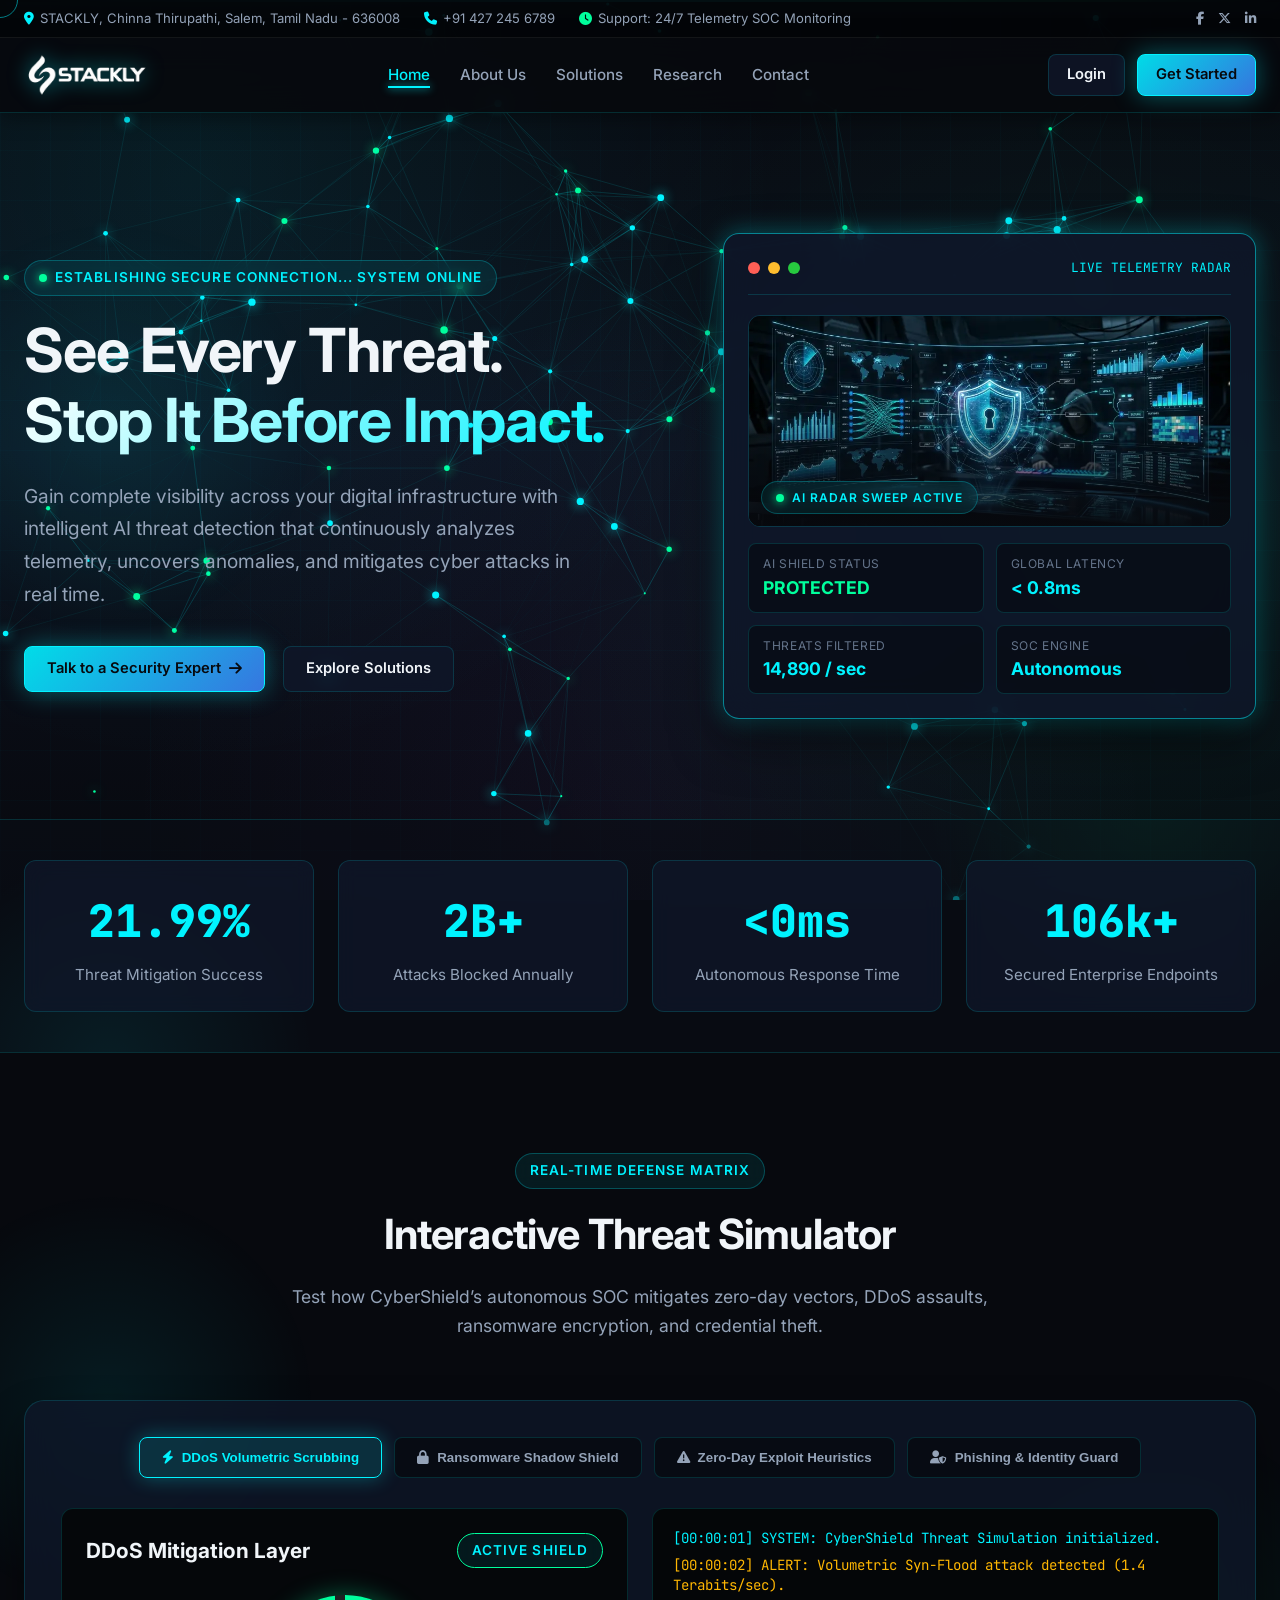
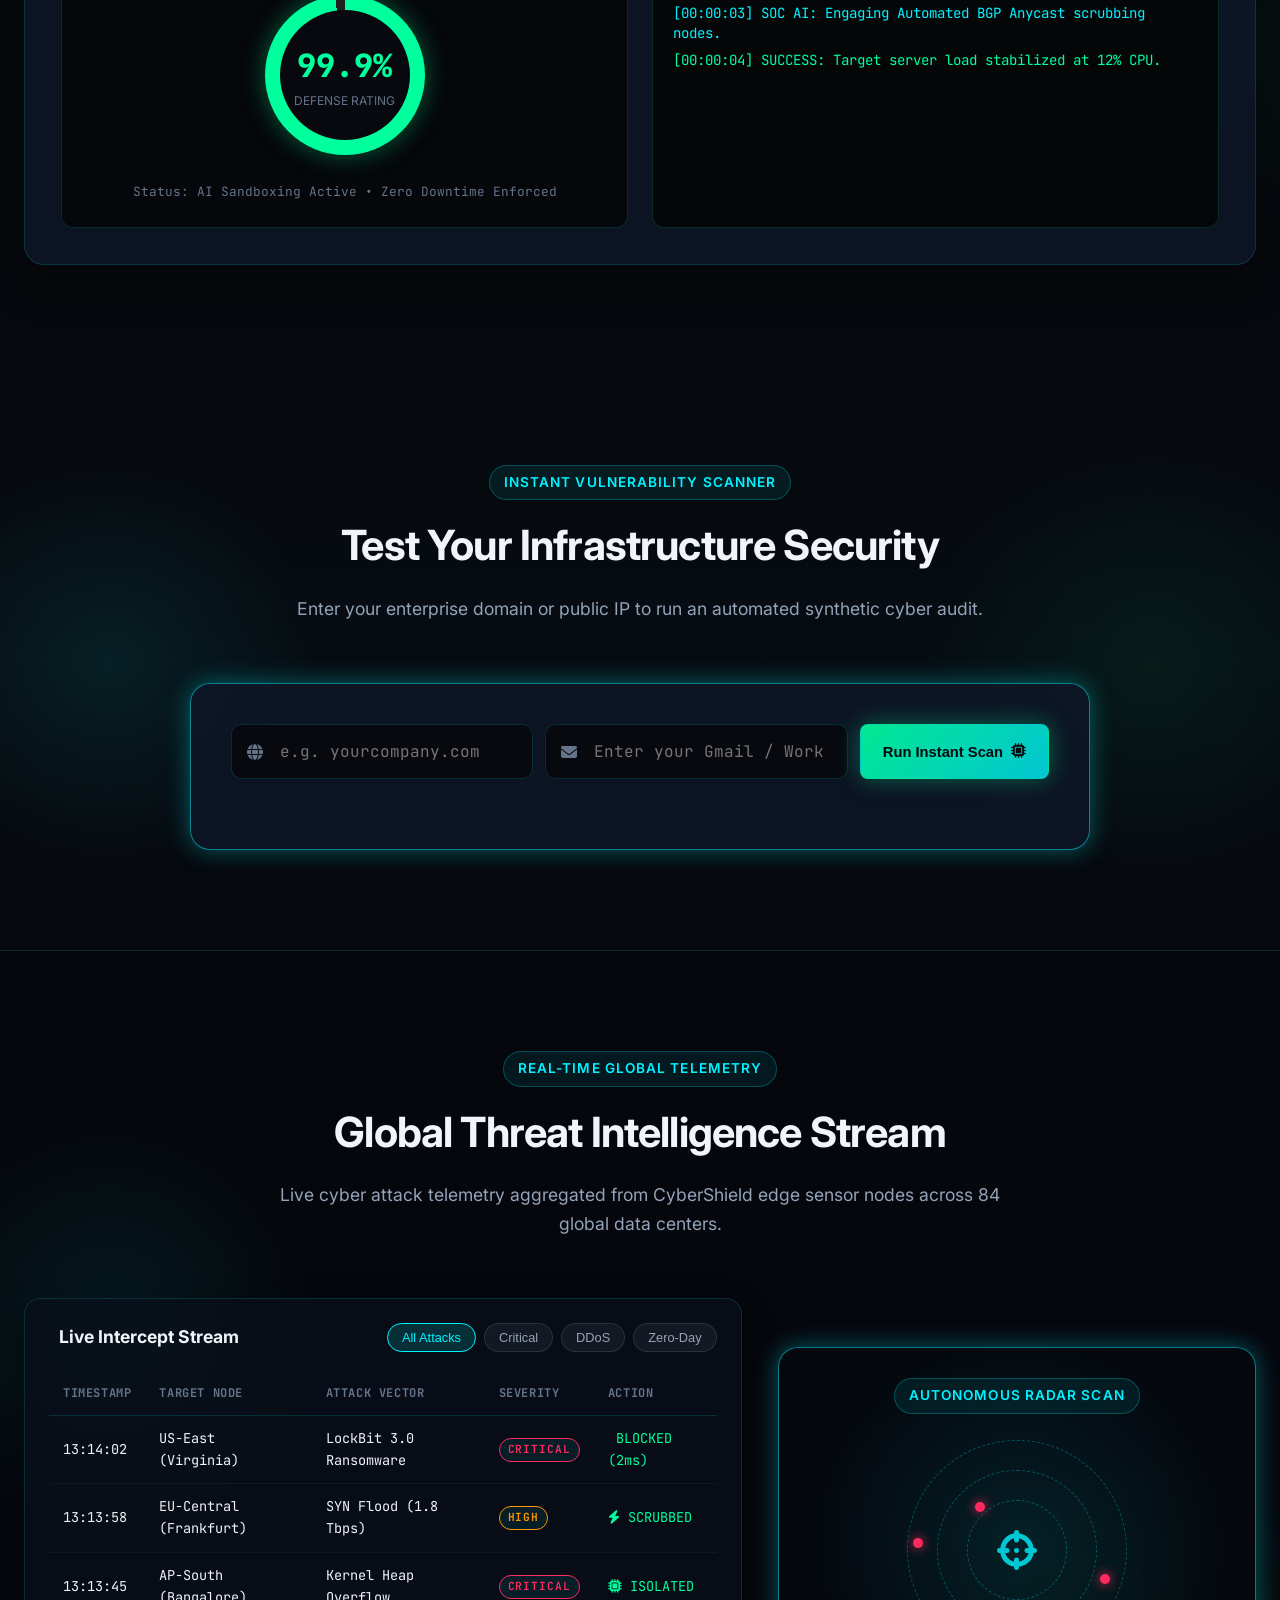
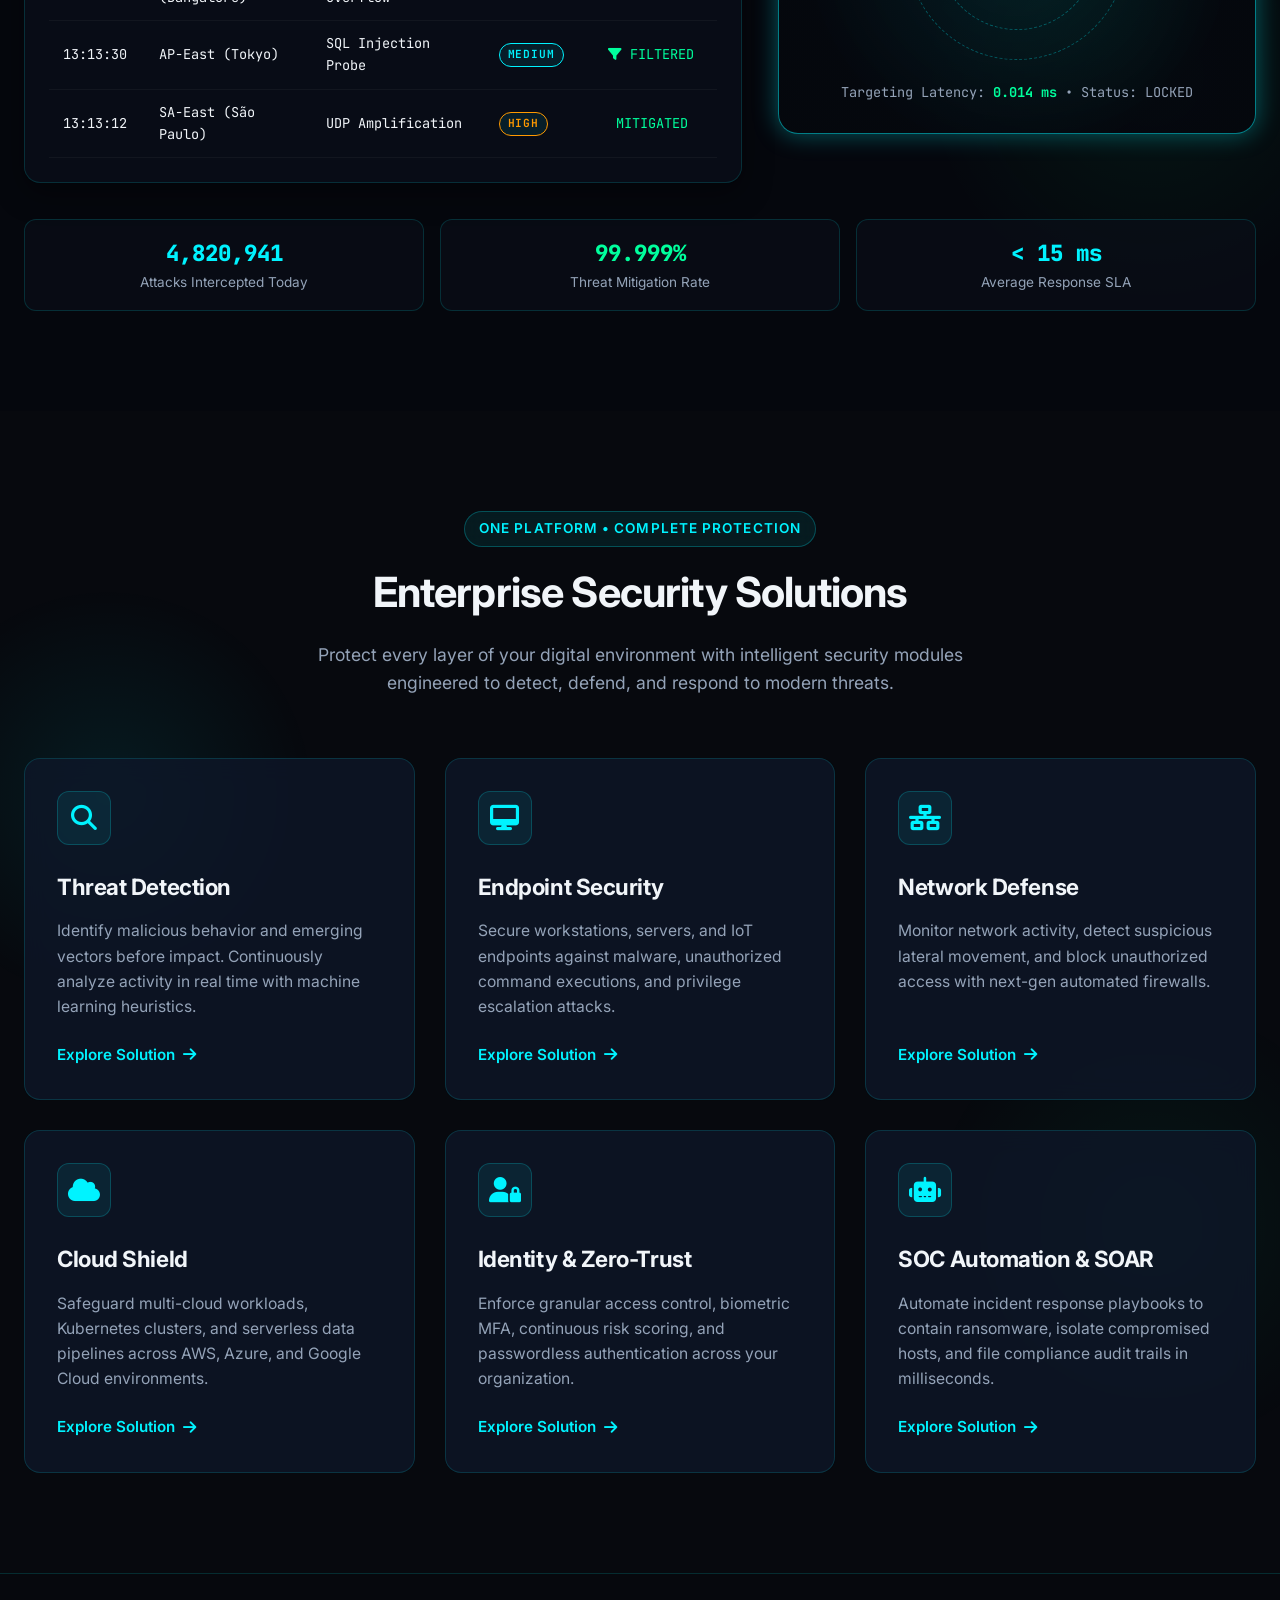
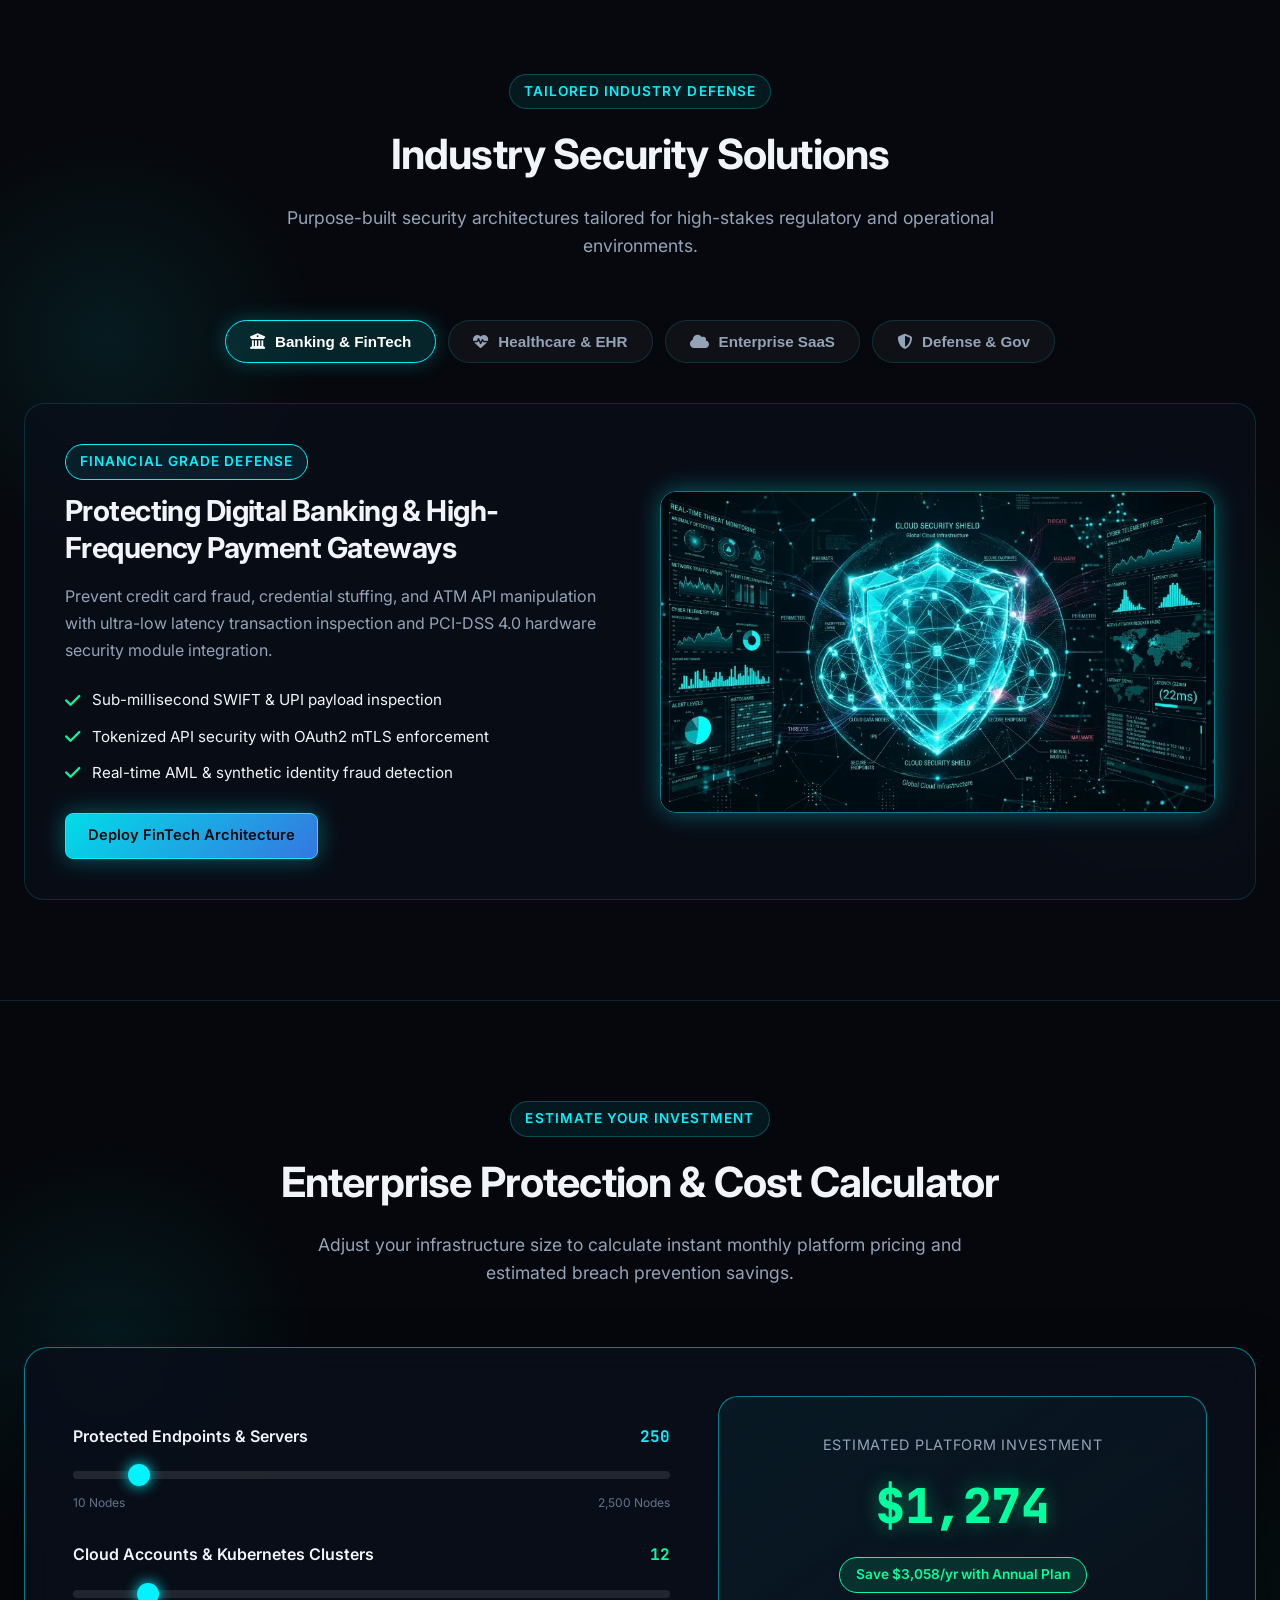
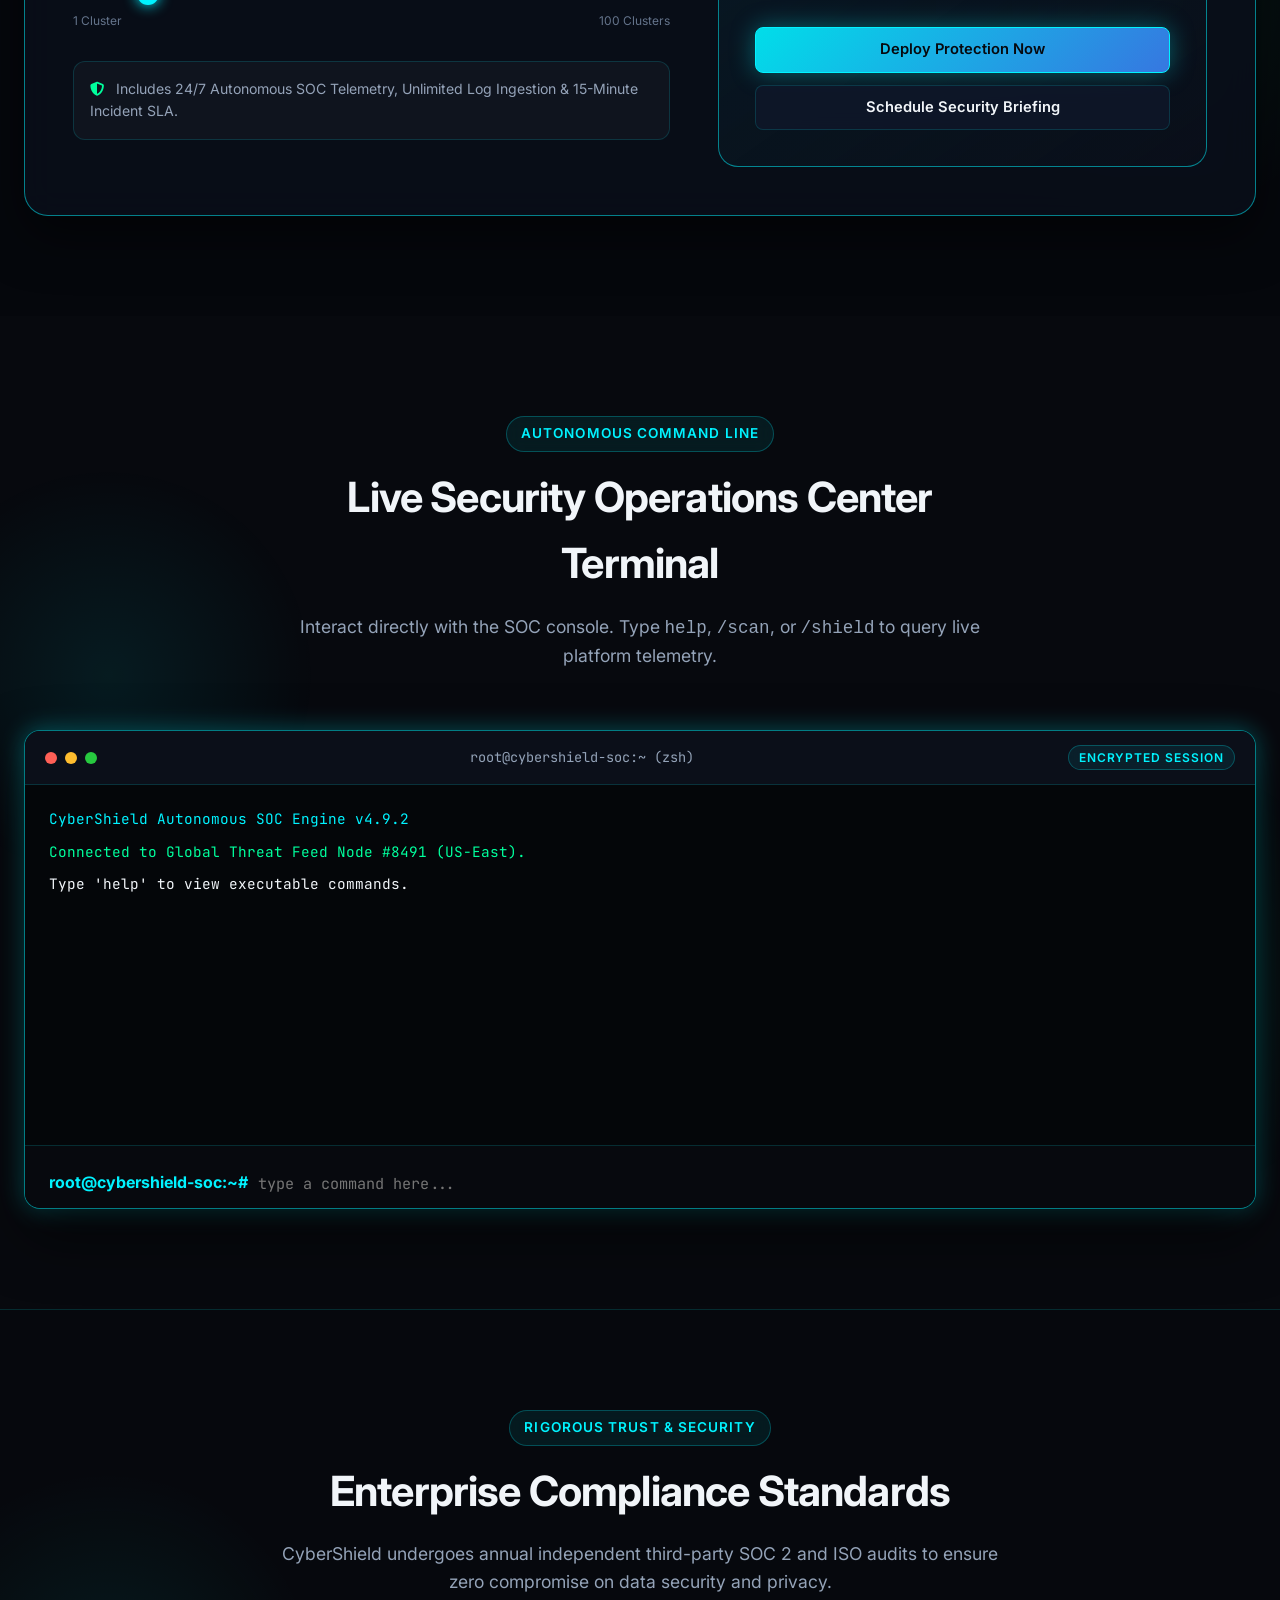
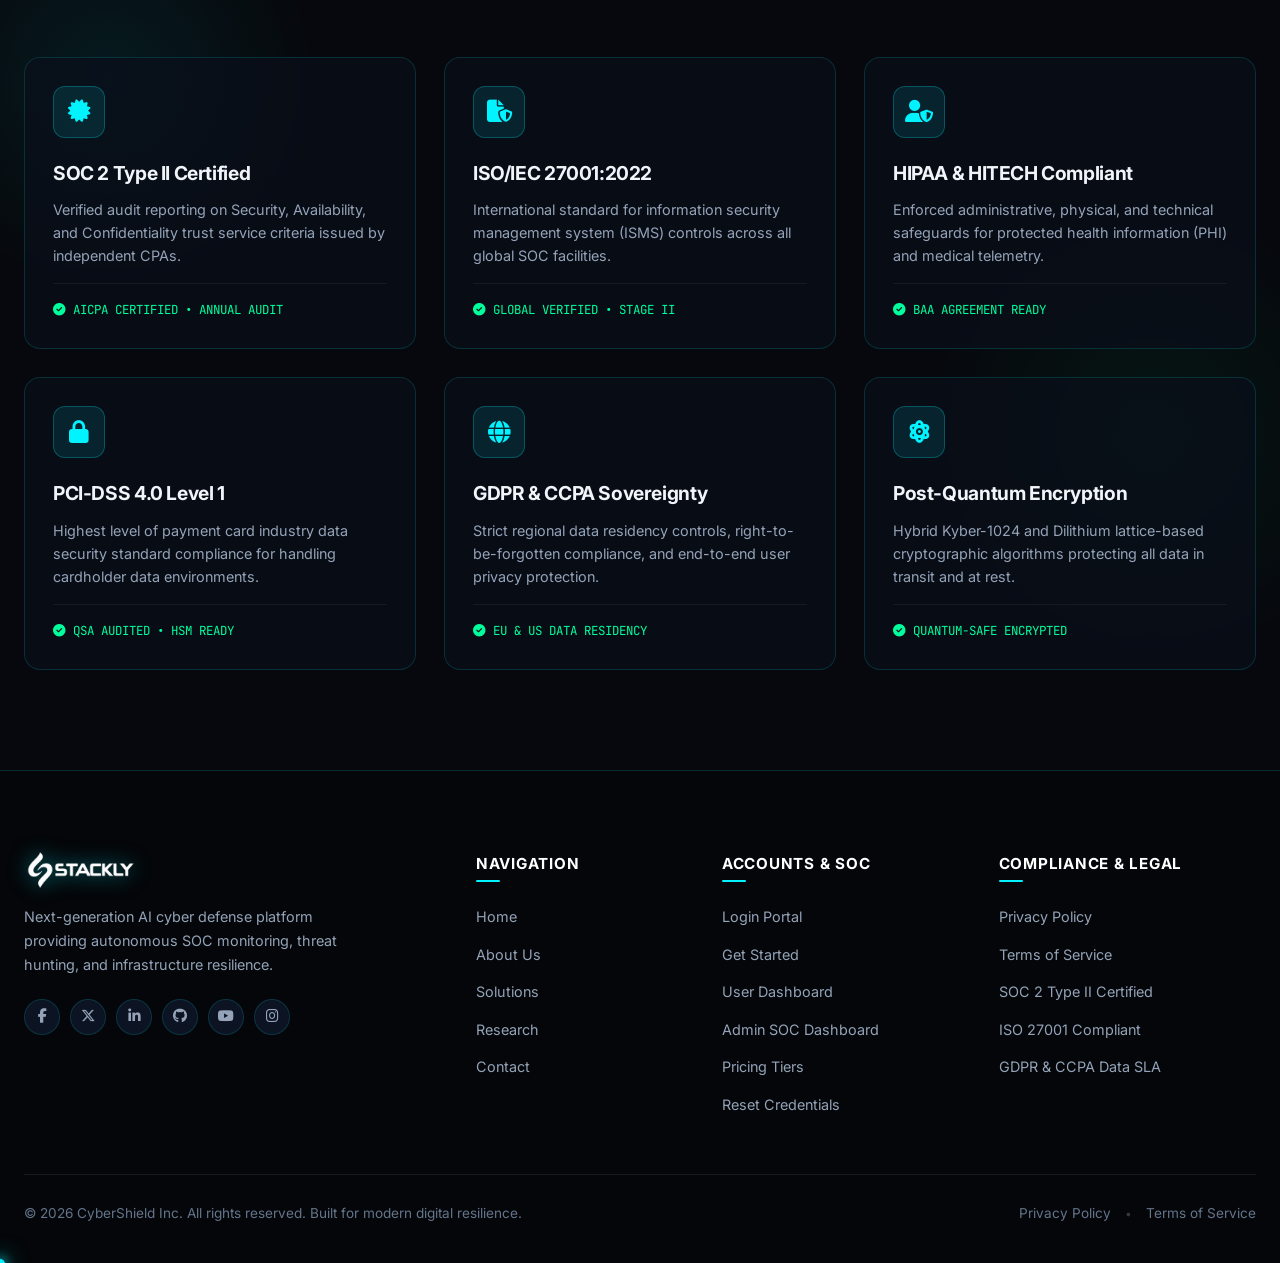
<file: index.html>
<!DOCTYPE html>
<html lang="en">
<head>
  <meta charset="UTF-8">
  <meta name="viewport" content="width=device-width, initial-scale=1.0">
  <title>CyberShield | Next-Gen AI Cybersecurity & Threat Defense Platform</title>
  <meta name="description" content="Protect your enterprise with intelligent threat detection, real-time SOC monitoring, automated response, and next-generation cybersecurity.">
  
  <!-- Favicon Logo matching referral -->
  <link rel="icon" type="image/webp" href="assets/logoStackly.webp">

  <!-- Google Fonts -->
  <link rel="preconnect" href="https://fonts.googleapis.com">
  <link rel="preconnect" href="https://fonts.gstatic.com" crossorigin>
  <link href="https://fonts.googleapis.com/css2?family=Inter:wght@300;400;500;600;700;800&family=JetBrains Mono:wght@400;600;800&display=swap" rel="stylesheet">
  
  <!-- FontAwesome for Icons matching referral -->
  <link rel="stylesheet" href="https://cdnjs.cloudflare.com/ajax/libs/font-awesome/6.5.2/css/all.min.css">
  
  <!-- CSS Stylesheet -->
  <link rel="stylesheet" href="styles.css">
</head>
<body>

  <!-- PRELOADER OVERLAY (Matching Referral Website) -->
  <div id="preloader-overlay" class="preloader-overlay">
    <div class="preloader-wrapper">
      <div class="preloader-graphics-stage">
        <img src="assets/logoStackly.webp" alt="CyberShield Logo" class="preloader-icon">
      </div>
      <div class="preloader-status-text">INITIALIZING CYBERSHIELD PLATFORM...</div>
      <div class="preloader-bar-bg">
        <div id="preloader-bar-fill" class="preloader-bar-fill"></div>
      </div>
      <div id="preloader-percent-label" class="preloader-percent-label">0%</div>
    </div>
  </div>

  <!-- Global Interactive Fixed Particle Canvas -->
  <canvas id="global-bg-canvas"></canvas>

  <!-- Cyber Grid Background Overlay -->
  <div class="cyber-grid-overlay"></div>

  <!-- Top Info Bar -->
  <div class="top-bar">
    <div class="container">
      <div class="top-bar-info">
        <a href="https://maps.google.com/?q=STACKLY,+Mullai+Nagar,+Periyakollappatty,+Chinna+Thirupathi,+Salem,+Tamil+Nadu+636008" target="_blank" rel="noopener noreferrer" title="STACKLY, Mullai Nagar, Periyakollappatty, Chinna Thirupathi (Opp. Chinna Muniyappan Kovil Bus Stop), Salem, Tamil Nadu - 636008"><i class="fa-solid fa-location-dot" style="color: var(--primary-cyan);"></i> STACKLY, Chinna Thirupathi, Salem, Tamil Nadu - 636008</a>
        <a href="javascript:void(0)" onclick="showHotlinePopup(event)" title="Emergency SOC Hotline Info"><i class="fa-solid fa-phone" style="color: var(--primary-cyan);"></i> +91 427 245 6789</a>
        <span><i class="fa-solid fa-clock" style="color: var(--matrix-green);"></i> Support: 24/7 Telemetry SOC Monitoring</span>
      </div>
      <div class="top-bar-links">
        <a href="404.html" title="Facebook"><i class="fa-brands fa-facebook-f"></i></a>
        <a href="404.html" title="Twitter"><i class="fa-brands fa-x-twitter"></i></a>
        <a href="404.html" title="LinkedIn"><i class="fa-brands fa-linkedin-in"></i></a>
      </div>
    </div>
  </div>

  <!-- Sticky Responsive Header -->
  <header class="cyber-header">
    <div class="container nav-container">
      <a href="index.html" class="logo">
        <img src="assets/logoStackly.webp" alt="CyberShield Logo" class="brand-logo-img"></a>

      <ul class="nav-menu">
        <li><a href="index.html" class="nav-link active">Home</a></li>
        <li><a href="about.html" class="nav-link">About Us</a></li>
        <li><a href="services.html" class="nav-link">Solutions</a></li>
        <li><a href="research.html" class="nav-link">Research</a></li>
        <li><a href="contact.html" class="nav-link">Contact</a></li>
      </ul>

      <div class="nav-actions">
        <a href="login.html" class="btn btn-secondary" style="padding: 8px 18px;">Login</a>
        <a href="create-account.html" class="btn btn-primary" style="padding: 8px 18px;">Get Started</a>
      </div>

      <button class="mobile-toggle" aria-label="Toggle Menu">
        <i class="fa-solid fa-bars"></i>
      </button>
    </div>
  </header>

  <!-- Mobile Drawer -->
  <div class="mobile-nav-panel" id="mobile-nav-panel">
    <div class="mobile-nav-header">
      <a href="index.html" class="logo">
        <img src="assets/logoStackly.webp" alt="CyberShield Logo" class="brand-logo-img" style="height: 36px;"></a>
      <button class="mobile-toggle" id="mobile-nav-close"><i class="fa-solid fa-xmark"></i></button>
    </div>
    <ul class="mobile-nav-menu">
      <li><a href="index.html" class="nav-link active">Home</a></li>
      <li><a href="about.html" class="nav-link">About Us</a></li>
      <li><a href="services.html" class="nav-link">Solutions</a></li>
      <li><a href="research.html" class="nav-link">Research</a></li>
      <li><a href="contact.html" class="nav-link">Contact</a></li>
    </ul>
    <div style="display: flex; flex-direction: column; gap: 10px;">
      <a href="login.html" class="btn btn-secondary" style="justify-content: center;">Login</a>
      <a href="create-account.html" class="btn btn-primary" style="justify-content: center;">Get Started</a>
    </div>
    <div style="margin-top: 20px; padding-top: 16px; border-top: 1px solid rgba(255, 255, 255, 0.08); font-size: 0.82rem; display: flex; flex-direction: column; gap: 12px;">
      <a href="https://maps.google.com/?q=STACKLY,+Mullai+Nagar,+Periyakollappatty,+Chinna+Thirupathi,+Salem,+Tamil+Nadu+636008" target="_blank" rel="noopener noreferrer" style="color: var(--text-muted); text-decoration: none; display: flex; align-items: center; gap: 8px;">
        <i class="fa-solid fa-location-dot" style="color: var(--primary-cyan);"></i> STACKLY, Salem Office Maps
      </a>
      <a href="javascript:void(0)" onclick="showHotlinePopup(event)" style="color: var(--text-muted); text-decoration: none; display: flex; align-items: center; gap: 8px;">
        <i class="fa-solid fa-phone" style="color: var(--primary-cyan);"></i> +91 427 245 6789
      </a>
    </div>
  </div>

  <!-- Hero Section -->
  <section class="hero-section" id="hero">
    <div class="container hero-grid">
      <div class="hero-content reveal-on-scroll">
        <div class="cyber-badge">
          <span class="pulse-dot"></span>
          Establishing Secure Connection... SYSTEM ONLINE
        </div>

        <h1>
          See Every Threat.<br>
          <span class="text-gradient">Stop It Before Impact.</span>
        </h1>

        <p>
          Gain complete visibility across your digital infrastructure with intelligent AI threat detection that continuously analyzes telemetry, uncovers anomalies, and mitigates cyber attacks in real time.
        </p>

        <div class="hero-ctas">
          <a href="404.html" class="btn btn-primary">
            <span>Talk to a Security Expert</span>
            <i class="fa-solid fa-arrow-right"></i>
          </a>

          <a href="404.html" class="btn btn-secondary">
            <span>Explore Solutions</span>
          </a>
        </div>
      </div>

      <!-- Hero Visual Card with WebP Graphic -->
      <div class="hero-visual-card reveal-on-scroll">
        <div class="hero-visual-header">
          <div class="terminal-dots">
            <div class="dot dot-red"></div>
            <div class="dot dot-yellow"></div>
            <div class="dot dot-green"></div>
          </div>
          <span class="font-mono" style="font-size: 0.8rem; color: var(--primary-cyan);">LIVE TELEMETRY RADAR</span>
        </div>

        <div style="position: relative; border-radius: 12px; overflow: hidden; margin-bottom: 16px; border: 1px solid var(--border-color);">
          <img src="assets/hero-cyber.webp" alt="Cyber Security Operations Center Dashboard" style="width: 100%; height: 210px; object-fit: cover; display: block;">
          <div style="position: absolute; inset: 0; background: linear-gradient(to top, rgba(7, 9, 14, 0.95), transparent 60%);"></div>
          <div class="cyber-badge" style="position: absolute; bottom: 12px; left: 12px; font-size: 0.75rem;">
            <span class="pulse-dot"></span> AI RADAR SWEEP ACTIVE
          </div>
        </div>

        <div class="telemetry-mini-stats">
          <div class="mini-stat-item">
            <div class="mini-stat-label">AI Shield Status</div>
            <div class="mini-stat-value" style="color: var(--matrix-green);">PROTECTED</div>
          </div>

          <div class="mini-stat-item">
            <div class="mini-stat-label">Global Latency</div>
            <div class="mini-stat-value">&lt; 0.8ms</div>
          </div>

          <div class="mini-stat-item">
            <div class="mini-stat-label">Threats Filtered</div>
            <div class="mini-stat-value">14,890 / sec</div>
          </div>

          <div class="mini-stat-item">
            <div class="mini-stat-label">SOC Engine</div>
            <div class="mini-stat-value">Autonomous</div>
          </div>
        </div>
      </div>
    </div>
  </section>

  <!-- Live Threat Metrics Ticker Bar -->
  <section class="metrics-banner-section">
    <div class="container metrics-grid">
      <div class="metric-card reveal-on-scroll">
        <div class="metric-number"><span class="counter-val" data-target="99">0</span>.99%</div>
        <div class="metric-label">Threat Mitigation Success</div>
      </div>

      <div class="metric-card reveal-on-scroll">
        <div class="metric-number"><span class="counter-val" data-target="14">0</span>B+</div>
        <div class="metric-label">Attacks Blocked Annually</div>
      </div>

      <div class="metric-card reveal-on-scroll">
        <div class="metric-number">&lt;<span class="counter-val" data-target="1">0</span>ms</div>
        <div class="metric-label">Autonomous Response Time</div>
      </div>

      <div class="metric-card reveal-on-scroll">
        <div class="metric-number"><span class="counter-val" data-target="500">0</span>k+</div>
        <div class="metric-label">Secured Enterprise Endpoints</div>
      </div>
    </div>
  </section>

  <!-- Interactive Threat Simulator Section -->
  <section class="simulator-section" id="simulator">
    <div class="container">
      <div class="section-header reveal-on-scroll">
        <div class="cyber-badge">REAL-TIME DEFENSE MATRIX</div>
        <h2>Interactive Threat Simulator</h2>
        <p>Test how CyberShield’s autonomous SOC mitigates zero-day vectors, DDoS assaults, ransomware encryption, and credential theft.</p>
      </div>

      <div class="simulator-container reveal-on-scroll">
        <div class="simulator-controls">
          <button class="sim-btn active" data-threat="ddos">
            <i class="fa-solid fa-bolt"></i> DDoS Volumetric Scrubbing
          </button>
          <button class="sim-btn" data-threat="ransomware">
            <i class="fa-solid fa-lock"></i> Ransomware Shadow Shield
          </button>
          <button class="sim-btn" data-threat="zero_day">
            <i class="fa-solid fa-triangle-exclamation"></i> Zero-Day Exploit Heuristics
          </button>
          <button class="sim-btn" data-threat="phishing">
            <i class="fa-solid fa-user-shield"></i> Phishing &amp; Identity Guard
          </button>
        </div>

        <div class="simulator-display">
          <div class="sim-visual-box">
            <div class="threat-status-header">
              <span id="sim-threat-name" class="threat-type-title">DDoS Mitigation Layer</span>
              <span class="cyber-badge" style="border-color: var(--matrix-green);">ACTIVE SHIELD</span>
            </div>

            <div class="defense-gauge-container">
              <div class="gauge-circle" id="sim-gauge-circle">
                <div class="gauge-inner">
                  <div class="gauge-score" id="sim-gauge-score">99.9%</div>
                  <div class="gauge-label">DEFENSE RATING</div>
                </div>
              </div>
            </div>

            <div class="font-mono" style="font-size: 0.8rem; color: var(--text-dim); text-align: center;">
              Status: AI Sandboxing Active &bull; Zero Downtime Enforced
            </div>
          </div>

          <div class="sim-logs-box" id="sim-logs">
            <div class="log-line log-info">[00:00:01] SYSTEM: CyberShield Threat Simulation initialized.</div>
            <div class="log-line log-warn">[00:00:02] ALERT: Volumetric Syn-Flood attack detected (1.4 Terabits/sec).</div>
            <div class="log-line log-info">[00:00:03] SOC AI: Engaging Automated BGP Anycast scrubbing nodes.</div>
            <div class="log-line log-success">[00:00:04] SUCCESS: Target server load stabilized at 12% CPU.</div>
          </div>
        </div>
      </div>
    </div>
  </section>

  <!-- Instant Domain Security Auditor Tool -->
  <section class="auditor-section" id="auditor">
    <div class="container">
      <div class="section-header reveal-on-scroll">
        <div class="cyber-badge">INSTANT VULNERABILITY SCANNER</div>
        <h2>Test Your Infrastructure Security</h2>
        <p>Enter your enterprise domain or public IP to run an automated synthetic cyber audit.</p>
      </div>

      <div class="auditor-box reveal-on-scroll">
        <form class="scan-form" id="domain-scan-form">
          <div class="scan-input-wrapper">
            <i class="fa-solid fa-globe scan-input-icon"></i>
            <input type="text" id="domain-input" class="scan-input" placeholder="e.g. yourcompany.com" required>
          </div>
          <div class="scan-input-wrapper">
            <i class="fa-solid fa-envelope scan-input-icon"></i>
            <input type="email" id="email-input" class="scan-input" placeholder="Enter your Gmail / Work Email" required>
          </div>
          <button type="submit" class="btn btn-glow-green">
            <span>Run Instant Scan</span>
            <i class="fa-solid fa-microchip"></i>
          </button>
        </form>

        <div class="scan-results" id="scan-results">
          <div class="progress-bar-container">
            <div class="progress-bar-fill" id="progress-bar-fill"></div>
          </div>

          <h3 id="scanned-domain-name" style="margin-bottom: 16px;">Analyzing target...</h3>

          <div class="audit-metrics-grid">
            <div class="audit-metric-item">
              <div class="audit-metric-title">SSL / TLS Certificate</div>
              <div class="audit-metric-status" style="color: var(--matrix-green);">
                <i class="fa-solid fa-circle-check"></i> TLS 1.3 ENCRYPTED
              </div>
            </div>

            <div class="audit-metric-item">
              <div class="audit-metric-title">DNSSEC &amp; Headers</div>
              <div class="audit-metric-status" style="color: var(--matrix-green);">
                <i class="fa-solid fa-circle-check"></i> HSTS ENFORCED
              </div>
            </div>

            <div class="audit-metric-item">
              <div class="audit-metric-title">Overall Cyber Score</div>
              <div class="audit-metric-status" id="overall-cyber-score" style="color: var(--primary-cyan);">
                CALCULATING...
              </div>
            </div>
          </div>
        </div>
      </div>
    </div>
  </section>

  <!-- New Section 1: Global Threat Intelligence Radar & Live Stream -->
  <section class="intel-section" id="global-intelligence">
    <div class="container">
      <div class="section-header reveal-on-scroll">
        <div class="cyber-badge">REAL-TIME GLOBAL TELEMETRY</div>
        <h2>Global Threat Intelligence Stream</h2>
        <p>Live cyber attack telemetry aggregated from CyberShield edge sensor nodes across 84 global data centers.</p>
      </div>

      <div class="intel-grid reveal-on-scroll">
        <div class="intel-feed-card">
          <div class="intel-feed-header">
            <div style="font-weight: 700; font-size: 1.1rem; display: flex; align-items: center; gap: 10px;">
              <span class="pulse-dot"></span> Live Intercept Stream
            </div>
            <div class="intel-filters">
              <button class="intel-filter-btn active" data-filter="all">All Attacks</button>
              <button class="intel-filter-btn" data-filter="critical">Critical</button>
              <button class="intel-filter-btn" data-filter="ddos">DDoS</button>
              <button class="intel-filter-btn" data-filter="zero_day">Zero-Day</button>
            </div>
          </div>

          <table class="intel-table">
            <thead>
              <tr>
                <th>TIMESTAMP</th>
                <th>TARGET NODE</th>
                <th>ATTACK VECTOR</th>
                <th>SEVERITY</th>
                <th>ACTION</th>
              </tr>
            </thead>
            <tbody>
              <tr data-type="critical">
                <td>13:14:02</td>
                <td>US-East (Virginia)</td>
                <td>LockBit 3.0 Ransomware</td>
                <td><span class="cyber-badge" style="border-color: var(--alert-red); color: var(--alert-red); padding: 2px 8px; font-size: 0.7rem;">CRITICAL</span></td>
                <td style="color: var(--matrix-green);"><i class="fa-solid fa-shield-check"></i> BLOCKED (2ms)</td>
              </tr>
              <tr data-type="ddos">
                <td>13:13:58</td>
                <td>EU-Central (Frankfurt)</td>
                <td>SYN Flood (1.8 Tbps)</td>
                <td><span class="cyber-badge" style="border-color: #ff9900; color: #ff9900; padding: 2px 8px; font-size: 0.7rem;">HIGH</span></td>
                <td style="color: var(--matrix-green);"><i class="fa-solid fa-bolt"></i> SCRUBBED</td>
              </tr>
              <tr data-type="zero_day">
                <td>13:13:45</td>
                <td>AP-South (Bangalore)</td>
                <td>Kernel Heap Overflow</td>
                <td><span class="cyber-badge" style="border-color: var(--alert-red); color: var(--alert-red); padding: 2px 8px; font-size: 0.7rem;">CRITICAL</span></td>
                <td style="color: var(--matrix-green);"><i class="fa-solid fa-microchip"></i> ISOLATED</td>
              </tr>
              <tr data-type="critical">
                <td>13:13:30</td>
                <td>AP-East (Tokyo)</td>
                <td>SQL Injection Probe</td>
                <td><span class="cyber-badge" style="border-color: var(--primary-cyan); color: var(--primary-cyan); padding: 2px 8px; font-size: 0.7rem;">MEDIUM</span></td>
                <td style="color: var(--matrix-green);"><i class="fa-solid fa-filter"></i> FILTERED</td>
              </tr>
              <tr data-type="ddos">
                <td>13:13:12</td>
                <td>SA-East (São Paulo)</td>
                <td>UDP Amplification</td>
                <td><span class="cyber-badge" style="border-color: #ff9900; color: #ff9900; padding: 2px 8px; font-size: 0.7rem;">HIGH</span></td>
                <td style="color: var(--matrix-green);"><i class="fa-solid fa-shield-check"></i> MITIGATED</td>
              </tr>
            </tbody>
          </table>
        </div>

        <div class="intel-hud-visual">
          <div class="cyber-badge" style="margin-bottom: 16px;">AUTONOMOUS RADAR SCAN</div>
          <div class="hud-map-radar">
            <div class="radar-ring radar-ring-1"></div>
            <div class="radar-ring radar-ring-2"></div>
            <div class="radar-ring radar-ring-3"></div>
            <div class="hud-pulse-node" style="top: 30%; left: 40%;" title="Active Defense Node: Bangalore"></div>
            <div class="hud-pulse-node" style="top: 60%; left: 70%;" title="Active Defense Node: Frankfurt"></div>
            <div class="hud-pulse-node" style="top: 45%; left: 25%;" title="Active Defense Node: Virginia"></div>
            <i class="fa-solid fa-crosshairs" style="font-size: 2.5rem; color: var(--primary-cyan); opacity: 0.8;"></i>
          </div>
          <div style="font-family: var(--font-mono); font-size: 0.85rem; color: var(--text-muted); margin-top: 12px;">
            Targeting Latency: <span style="color: var(--matrix-green); font-weight: 700;">0.014 ms</span> &bull; Status: LOCKED
          </div>
        </div>
      </div>

      <div class="intel-stats-row reveal-on-scroll">
        <div class="intel-stat-card">
          <div class="intel-stat-val" data-target="4820941">4,820,941</div>
          <div style="font-size: 0.85rem; color: var(--text-muted);">Attacks Intercepted Today</div>
        </div>
        <div class="intel-stat-card">
          <div class="intel-stat-val" style="color: var(--matrix-green);">99.999%</div>
          <div style="font-size: 0.85rem; color: var(--text-muted);">Threat Mitigation Rate</div>
        </div>
        <div class="intel-stat-card">
          <div class="intel-stat-val">&lt; 15 ms</div>
          <div style="font-size: 0.85rem; color: var(--text-muted);">Average Response SLA</div>
        </div>
      </div>
    </div>
  </section>

  <!-- Core Solutions Showcase Grid -->
  <section class="solutions-section">
    <div class="container">
      <div class="section-header reveal-on-scroll">
        <div class="cyber-badge">ONE PLATFORM &bull; COMPLETE PROTECTION</div>
        <h2>Enterprise Security Solutions</h2>
        <p>Protect every layer of your digital environment with intelligent security modules engineered to detect, defend, and respond to modern threats.</p>
      </div>

      <div class="solutions-grid">
        <div class="solution-card reveal-on-scroll">
          <div class="solution-icon"><i class="fa-solid fa-magnifying-glass"></i></div>
          <h3>Threat Detection</h3>
          <p>Identify malicious behavior and emerging vectors before impact. Continuously analyze activity in real time with machine learning heuristics.</p>
          <a href="404.html" class="solution-link">Explore Solution <i class="fa-solid fa-arrow-right"></i></a>
        </div>

        <div class="solution-card reveal-on-scroll">
          <div class="solution-icon"><i class="fa-solid fa-desktop"></i></div>
          <h3>Endpoint Security</h3>
          <p>Secure workstations, servers, and IoT endpoints against malware, unauthorized command executions, and privilege escalation attacks.</p>
          <a href="404.html" class="solution-link">Explore Solution <i class="fa-solid fa-arrow-right"></i></a>
        </div>

        <div class="solution-card reveal-on-scroll">
          <div class="solution-icon"><i class="fa-solid fa-network-wired"></i></div>
          <h3>Network Defense</h3>
          <p>Monitor network activity, detect suspicious lateral movement, and block unauthorized access with next-gen automated firewalls.</p>
          <a href="404.html" class="solution-link">Explore Solution <i class="fa-solid fa-arrow-right"></i></a>
        </div>

        <div class="solution-card reveal-on-scroll">
          <div class="solution-icon"><i class="fa-solid fa-cloud"></i></div>
          <h3>Cloud Shield</h3>
          <p>Safeguard multi-cloud workloads, Kubernetes clusters, and serverless data pipelines across AWS, Azure, and Google Cloud environments.</p>
          <a href="404.html" class="solution-link">Explore Solution <i class="fa-solid fa-arrow-right"></i></a>
        </div>

        <div class="solution-card reveal-on-scroll">
          <div class="solution-icon"><i class="fa-solid fa-user-lock"></i></div>
          <h3>Identity &amp; Zero-Trust</h3>
          <p>Enforce granular access control, biometric MFA, continuous risk scoring, and passwordless authentication across your organization.</p>
          <a href="404.html" class="solution-link">Explore Solution <i class="fa-solid fa-arrow-right"></i></a>
        </div>

        <div class="solution-card reveal-on-scroll">
          <div class="solution-icon"><i class="fa-solid fa-robot"></i></div>
          <h3>SOC Automation &amp; SOAR</h3>
          <p>Automate incident response playbooks to contain ransomware, isolate compromised hosts, and file compliance audit trails in milliseconds.</p>
          <a href="404.html" class="solution-link">Explore Solution <i class="fa-solid fa-arrow-right"></i></a>
        </div>
      </div>
    </div>
  </section>

  <!-- New Section 2: Industry Security Architecture & Sector Solutions -->
  <section class="industry-section" id="industry-usecases">
    <div class="container">
      <div class="section-header reveal-on-scroll">
        <div class="cyber-badge">TAILORED INDUSTRY DEFENSE</div>
        <h2>Industry Security Solutions</h2>
        <p>Purpose-built security architectures tailored for high-stakes regulatory and operational environments.</p>
      </div>

      <div class="industry-tabs reveal-on-scroll">
        <button class="industry-tab-btn active" data-tab="fintech">
          <i class="fa-solid fa-building-columns"></i> Banking &amp; FinTech
        </button>
        <button class="industry-tab-btn" data-tab="health">
          <i class="fa-solid fa-heart-pulse"></i> Healthcare &amp; EHR
        </button>
        <button class="industry-tab-btn" data-tab="saas">
          <i class="fa-solid fa-cloud"></i> Enterprise SaaS
        </button>
        <button class="industry-tab-btn" data-tab="gov">
          <i class="fa-solid fa-shield-halved"></i> Defense &amp; Gov
        </button>
      </div>

      <!-- Panel 1: FinTech -->
      <div class="industry-panel active" id="industry-fintech">
        <div class="industry-details">
          <div class="cyber-badge" style="border-color: var(--primary-cyan); color: var(--primary-cyan); margin-bottom: 12px;">FINANCIAL GRADE DEFENSE</div>
          <h3>Protecting Digital Banking &amp; High-Frequency Payment Gateways</h3>
          <p>Prevent credit card fraud, credential stuffing, and ATM API manipulation with ultra-low latency transaction inspection and PCI-DSS 4.0 hardware security module integration.</p>
          <ul class="industry-feature-list">
            <li><i class="fa-solid fa-check"></i> Sub-millisecond SWIFT &amp; UPI payload inspection</li>
            <li><i class="fa-solid fa-check"></i> Tokenized API security with OAuth2 mTLS enforcement</li>
            <li><i class="fa-solid fa-check"></i> Real-time AML &amp; synthetic identity fraud detection</li>
          </ul>
          <a href="404.html" class="btn btn-primary">Deploy FinTech Architecture</a>
        </div>
        <div class="industry-visual-box card-3d-tilt">
          <img src="assets/solutions-hero.webp" alt="FinTech Cybersecurity Defense" class="industry-img">
        </div>
      </div>

      <!-- Panel 2: Healthcare -->
      <div class="industry-panel" id="industry-health">
        <div class="industry-details">
          <div class="cyber-badge" style="border-color: var(--matrix-green); color: var(--matrix-green); margin-bottom: 12px;">HIPAA &amp; PHI PROTECTED</div>
          <h3>Securing Medical Telemetry &amp; Electronic Health Records</h3>
          <p>Safeguard hospital IoT monitors, PACS medical imaging servers, and patient records against ransomware locks with immutable cloud backups and zero-trust microsegmentation.</p>
          <ul class="industry-feature-list">
            <li><i class="fa-solid fa-check"></i> Zero-Trust airgap isolation for legacy medical devices</li>
            <li><i class="fa-solid fa-check"></i> Automated HIPAA audit logging &amp; e-Discovery compliance</li>
            <li><i class="fa-solid fa-check"></i> AI ransomware containment (&lt; 1.2s containment SLA)</li>
          </ul>
          <a href="404.html" class="btn btn-primary">Deploy Healthcare Shield</a>
        </div>
        <div class="industry-visual-box card-3d-tilt">
          <img src="assets/about-soc.webp" alt="Healthcare Security Command Center" class="industry-img">
        </div>
      </div>

      <!-- Panel 3: Enterprise SaaS -->
      <div class="industry-panel" id="industry-saas">
        <div class="industry-details">
          <div class="cyber-badge" style="border-color: var(--purple-accent); color: var(--purple-accent); margin-bottom: 12px;">MULTI-CLOUD KUBERNETES</div>
          <h3>Zero-Trust Security for Cloud Native Platforms</h3>
          <p>Continuous posture management (CSPM) and runtime container protection for Kubernetes clusters across AWS, GCP, and Azure multi-cloud infrastructures.</p>
          <ul class="industry-feature-list">
            <li><i class="fa-solid fa-check"></i> CI/CD pipeline vulnerability scanning &amp; SBOM tracking</li>
            <li><i class="fa-solid fa-check"></i> Automated IAM permission drift remediation</li>
            <li><i class="fa-solid fa-check"></i> Serverless function behavioral anomaly detection</li>
          </ul>
          <a href="404.html" class="btn btn-primary">Deploy Cloud SaaS Protection</a>
        </div>
        <div class="industry-visual-box card-3d-tilt">
          <img src="assets/threat-matrix.webp" alt="Multi-cloud Security Matrix" class="industry-img">
        </div>
      </div>

      <!-- Panel 4: Defense & Gov -->
      <div class="industry-panel" id="industry-gov">
        <div class="industry-details">
          <div class="cyber-badge" style="border-color: var(--alert-red); color: var(--alert-red); margin-bottom: 12px;">NIST CSF &amp; FEDRAMP HIGH</div>
          <h3>Sovereign Cyber Defense for Critical Infrastructure</h3>
          <p>Protect power grids, SCADA industrial systems, and government networks against nation-state APT actors with post-quantum lattice cryptography.</p>
          <ul class="industry-feature-list">
            <li><i class="fa-solid fa-check"></i> Post-quantum hybrid encryption (Kyber-1024)</li>
            <li><i class="fa-solid fa-check"></i> SCADA / ICS protocol anomaly inspection (Modbus/DNP3)</li>
            <li><i class="fa-solid fa-check"></i> 24/7 sovereign SOC clearance telemetry monitoring</li>
          </ul>
          <a href="404.html" class="btn btn-primary">Deploy Sovereign Defense</a>
        </div>
        <div class="industry-visual-box card-3d-tilt">
          <img src="assets/research-lab.webp" alt="Sovereign Defense Threat Lab" class="industry-img">
        </div>
      </div>
    </div>
  </section>

  <!-- New Section 3: Interactive Enterprise Protection & ROI Calculator -->
  <section class="roi-section" id="roi-calculator">
    <div class="container">
      <div class="section-header reveal-on-scroll">
        <div class="cyber-badge">ESTIMATE YOUR INVESTMENT</div>
        <h2>Enterprise Protection &amp; Cost Calculator</h2>
        <p>Adjust your infrastructure size to calculate instant monthly platform pricing and estimated breach prevention savings.</p>
      </div>

      <div class="roi-card-box reveal-on-scroll">
        <div class="roi-grid">
          <div class="roi-controls">
            <div class="roi-control-group">
              <div class="roi-label-row">
                <span>Protected Endpoints &amp; Servers</span>
                <span style="color: var(--primary-cyan); font-family: var(--font-mono); font-weight: 700;" id="roi-endpoints-val">250</span>
              </div>
              <input type="range" min="10" max="2500" value="250" class="roi-slider" id="roi-endpoints-slider">
              <div style="display: flex; justify-content: space-between; font-size: 0.75rem; color: var(--text-dim); margin-top: 6px;">
                <span>10 Nodes</span>
                <span>2,500 Nodes</span>
              </div>
            </div>

            <div class="roi-control-group">
              <div class="roi-label-row">
                <span>Cloud Accounts &amp; Kubernetes Clusters</span>
                <span style="color: var(--matrix-green); font-family: var(--font-mono); font-weight: 700;" id="roi-cloud-val">12</span>
              </div>
              <input type="range" min="1" max="100" value="12" class="roi-slider" id="roi-cloud-slider">
              <div style="display: flex; justify-content: space-between; font-size: 0.75rem; color: var(--text-dim); margin-top: 6px;">
                <span>1 Cluster</span>
                <span>100 Clusters</span>
              </div>
            </div>

            <div style="background: rgba(255, 255, 255, 0.03); border: 1px solid var(--border-color); border-radius: 12px; padding: 16px; font-size: 0.88rem; color: var(--text-muted);">
              <i class="fa-solid fa-shield-halved" style="color: var(--matrix-green); margin-right: 8px;"></i> Includes 24/7 Autonomous SOC Telemetry, Unlimited Log Ingestion &amp; 15-Minute Incident SLA.
            </div>
          </div>

          <div class="roi-results-card">
            <div style="font-size: 0.9rem; color: var(--text-muted); text-transform: uppercase; letter-spacing: 0.05em;">Estimated Platform Investment</div>
            <div class="roi-price-display" id="roi-monthly-price">$1,274</div>
            <div class="roi-savings-badge" id="roi-annual-savings">Save $3,058/yr with Annual Plan</div>
            
            <div style="display: flex; flex-direction: column; gap: 12px; margin-top: 10px;">
              <a href="404.html" class="btn btn-primary" style="justify-content: center;">Deploy Protection Now</a>
              <a href="404.html" class="btn btn-secondary" style="justify-content: center;">Schedule Security Briefing</a>
            </div>
          </div>
        </div>
      </div>
    </div>
  </section>

  <!-- Interactive Live SOC Terminal -->
  <section class="terminal-section" id="terminal">
    <div class="container">
      <div class="section-header reveal-on-scroll">
        <div class="cyber-badge">AUTONOMOUS COMMAND LINE</div>
        <h2>Live Security Operations Center Terminal</h2>
        <p>Interact directly with the SOC console. Type <code>help</code>, <code>/scan</code>, or <code>/shield</code> to query live platform telemetry.</p>
      </div>

      <div class="soc-terminal-window reveal-on-scroll">
        <div class="terminal-bar">
          <div class="terminal-dots">
            <div class="dot dot-red"></div>
            <div class="dot dot-yellow"></div>
            <div class="dot dot-green"></div>
          </div>
          <div class="terminal-title">root@cybershield-soc:~ (zsh)</div>
          <div class="cyber-badge" style="font-size: 0.75rem; padding: 2px 10px;">ENCRYPTED SESSION</div>
        </div>

        <div class="terminal-body" id="soc-terminal-output">
          <div class="log-line log-info">CyberShield Autonomous SOC Engine v4.9.2</div>
          <div class="log-line log-success">Connected to Global Threat Feed Node #8491 (US-East).</div>
          <div class="log-line">Type 'help' to view executable commands.</div>
        </div>

        <div style="padding: 12px 24px; background: #07090e; border-top: 1px solid var(--border-color);">
          <div class="terminal-input-row">
            <span class="terminal-prompt">root@cybershield-soc:~#</span>
            <input type="text" id="soc-cmd-input" class="terminal-cmd-input" placeholder="type a command here..." autocomplete="off">
          </div>
        </div>
      </div>
    </div>
  </section>

  <!-- New Section 4: Enterprise Compliance & Security Standards Matrix -->
  <section class="compliance-section" id="compliance-matrix">
    <div class="container">
      <div class="section-header reveal-on-scroll">
        <div class="cyber-badge">RIGOROUS TRUST &amp; SECURITY</div>
        <h2>Enterprise Compliance Standards</h2>
        <p>CyberShield undergoes annual independent third-party SOC 2 and ISO audits to ensure zero compromise on data security and privacy.</p>
      </div>

      <div class="compliance-grid reveal-on-scroll">
        <div class="compliance-card">
          <div class="compliance-icon"><i class="fa-solid fa-certificate"></i></div>
          <h3>SOC 2 Type II Certified</h3>
          <p>Verified audit reporting on Security, Availability, and Confidentiality trust service criteria issued by independent CPAs.</p>
          <div class="compliance-status">
            <i class="fa-solid fa-circle-check"></i> AICPA CERTIFIED &bull; ANNUAL AUDIT
          </div>
        </div>

        <div class="compliance-card">
          <div class="compliance-icon"><i class="fa-solid fa-file-shield"></i></div>
          <h3>ISO/IEC 27001:2022</h3>
          <p>International standard for information security management system (ISMS) controls across all global SOC facilities.</p>
          <div class="compliance-status">
            <i class="fa-solid fa-circle-check"></i> GLOBAL VERIFIED &bull; STAGE II
          </div>
        </div>

        <div class="compliance-card">
          <div class="compliance-icon"><i class="fa-solid fa-user-shield"></i></div>
          <h3>HIPAA &amp; HITECH Compliant</h3>
          <p>Enforced administrative, physical, and technical safeguards for protected health information (PHI) and medical telemetry.</p>
          <div class="compliance-status">
            <i class="fa-solid fa-circle-check"></i> BAA AGREEMENT READY
          </div>
        </div>

        <div class="compliance-card">
          <div class="compliance-icon"><i class="fa-solid fa-lock"></i></div>
          <h3>PCI-DSS 4.0 Level 1</h3>
          <p>Highest level of payment card industry data security standard compliance for handling cardholder data environments.</p>
          <div class="compliance-status">
            <i class="fa-solid fa-circle-check"></i> QSA AUDITED &bull; HSM READY
          </div>
        </div>

        <div class="compliance-card">
          <div class="compliance-icon"><i class="fa-solid fa-globe"></i></div>
          <h3>GDPR &amp; CCPA Sovereignty</h3>
          <p>Strict regional data residency controls, right-to-be-forgotten compliance, and end-to-end user privacy protection.</p>
          <div class="compliance-status">
            <i class="fa-solid fa-circle-check"></i> EU &amp; US DATA RESIDENCY
          </div>
        </div>

        <div class="compliance-card">
          <div class="compliance-icon"><i class="fa-solid fa-atom"></i></div>
          <h3>Post-Quantum Encryption</h3>
          <p>Hybrid Kyber-1024 and Dilithium lattice-based cryptographic algorithms protecting all data in transit and at rest.</p>
          <div class="compliance-status">
            <i class="fa-solid fa-circle-check"></i> QUANTUM-SAFE ENCRYPTED
          </div>
        </div>
      </div>
    </div>
  </section>

  <!-- Footer Section -->
  <footer class="cyber-footer">
    <div class="container">
      <div class="footer-grid">
        <div class="footer-brand">
          <a href="index.html" class="logo">
            <img src="assets/logoStackly.webp" alt="CyberShield Logo" class="brand-logo-img" style="height: 38px;"></a>
          <p>Next-generation AI cyber defense platform providing autonomous SOC monitoring, threat hunting, and infrastructure resilience.</p>
          <div class="footer-socials">
            <a href="404.html" aria-label="Facebook" title="Facebook"><i class="fa-brands fa-facebook-f"></i></a>
            <a href="404.html" aria-label="Twitter X" title="Twitter / X"><i class="fa-brands fa-x-twitter"></i></a>
            <a href="404.html" aria-label="LinkedIn" title="LinkedIn"><i class="fa-brands fa-linkedin-in"></i></a>
            <a href="404.html" aria-label="GitHub" title="GitHub"><i class="fa-brands fa-github"></i></a>
            <a href="404.html" aria-label="YouTube" title="YouTube"><i class="fa-brands fa-youtube"></i></a>
            <a href="404.html" aria-label="Instagram" title="Instagram"><i class="fa-brands fa-instagram"></i></a>
          </div>
        </div>

        <div class="footer-col-nav">
          <h4 class="footer-title">Navigation</h4>
          <ul class="footer-links">
            <li><a href="index.html">Home</a></li>
            <li><a href="about.html">About Us</a></li>
            <li><a href="services.html">Solutions</a></li>
            <li><a href="research.html">Research</a></li>
            <li><a href="contact.html">Contact</a></li>
          </ul>
        </div>

        <div class="footer-col-accounts">
          <h4 class="footer-title">Accounts &amp; SOC</h4>
          <ul class="footer-links">
            <li><a href="404.html">Login Portal</a></li>
            <li><a href="404.html">Get Started</a></li>
            <li><a href="404.html">User Dashboard</a></li>
            <li><a href="404.html">Admin SOC Dashboard</a></li>
            <li><a href="404.html">Pricing Tiers</a></li>
            <li><a href="404.html">Reset Credentials</a></li>
          </ul>
        </div>

        <div class="footer-col-compliance">
          <h4 class="footer-title">Compliance &amp; Legal</h4>
          <ul class="footer-links">
            <li><a href="404.html">Privacy Policy</a></li>
            <li><a href="404.html">Terms of Service</a></li>
            <li><a href="404.html">SOC 2 Type II Certified</a></li>
            <li><a href="404.html">ISO 27001 Compliant</a></li>
            <li><a href="404.html">GDPR &amp; CCPA Data SLA</a></li>
          </ul>
        </div>
      </div>

      <div class="footer-bottom">
        <div>&copy; 2026 CyberShield Inc. All rights reserved. Built for modern digital resilience.</div>
        <div class="footer-legal-links">
          <a href="404.html">Privacy Policy</a>
          <span>&bull;</span>
          <a href="404.html">Terms of Service</a>
        </div>
      </div>
    </div>
  </footer>

  <script src="script.js"></script>
</body>
</html>
</file>
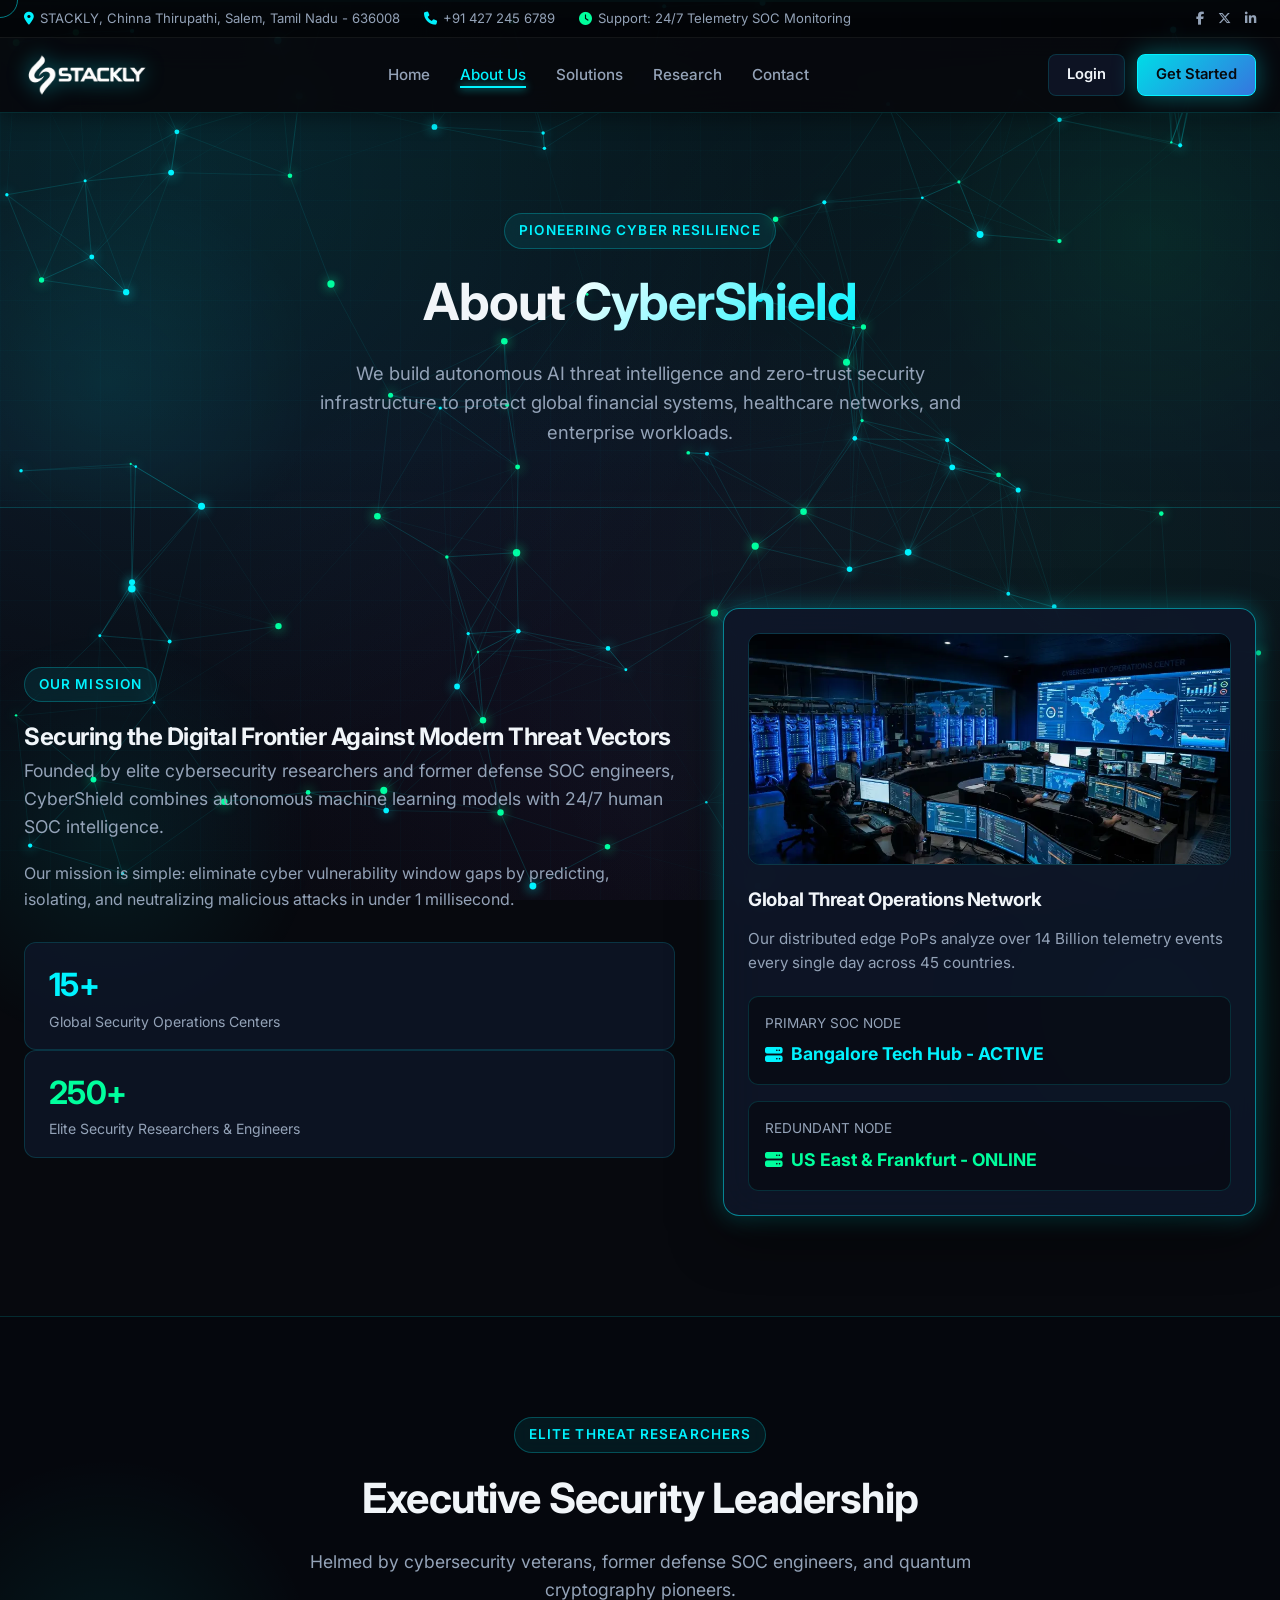
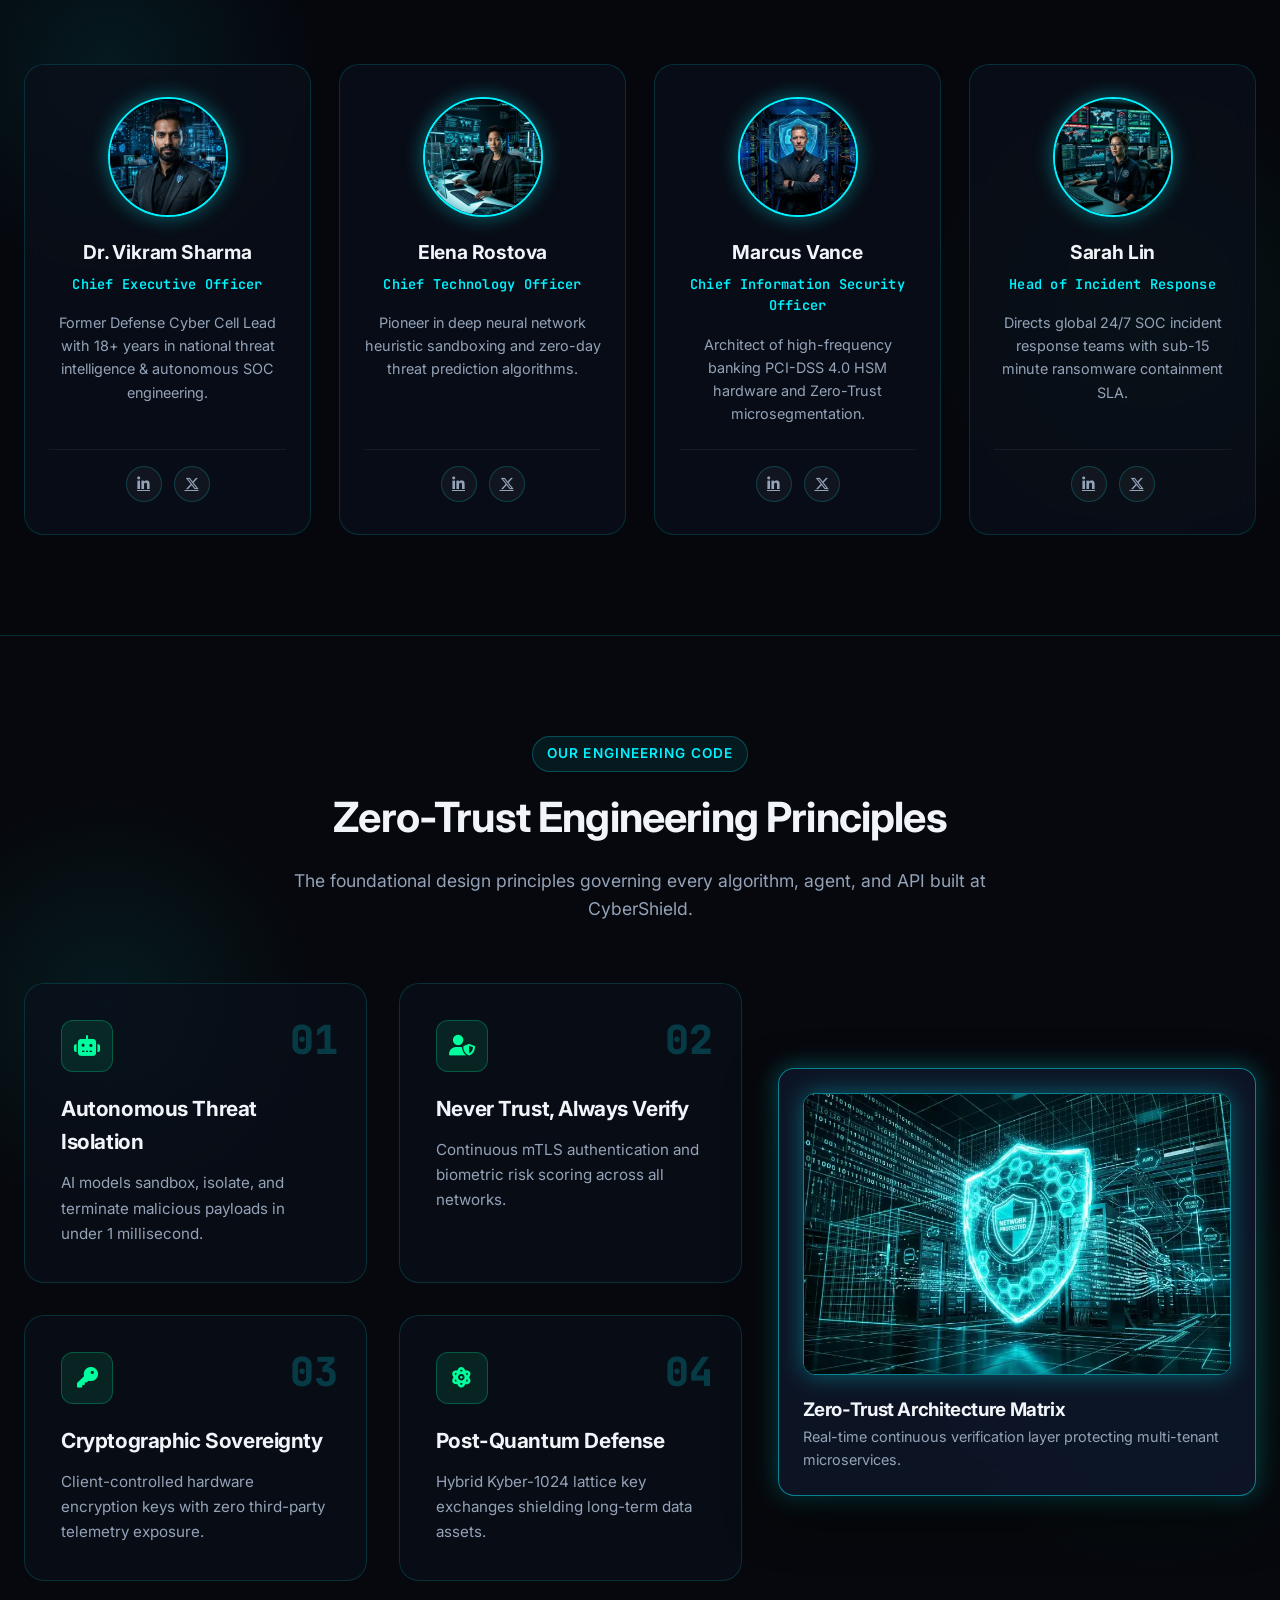
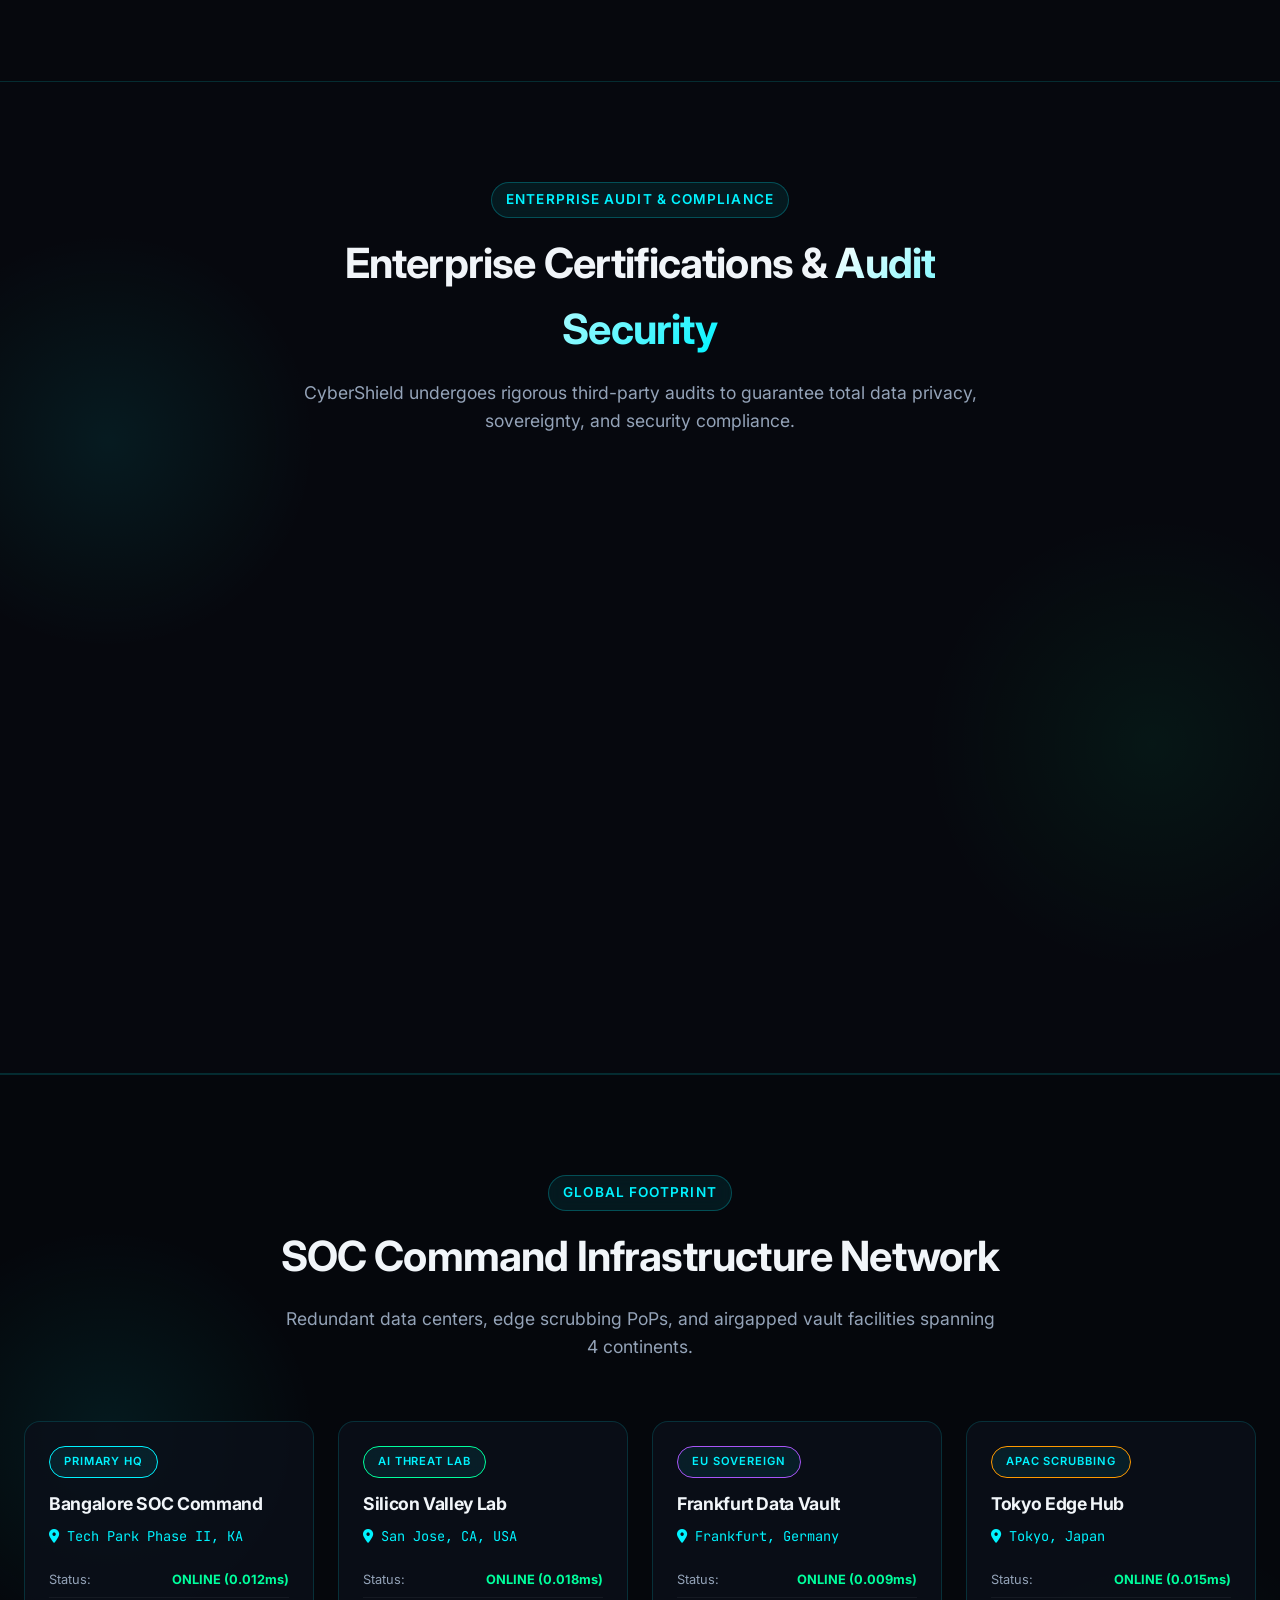
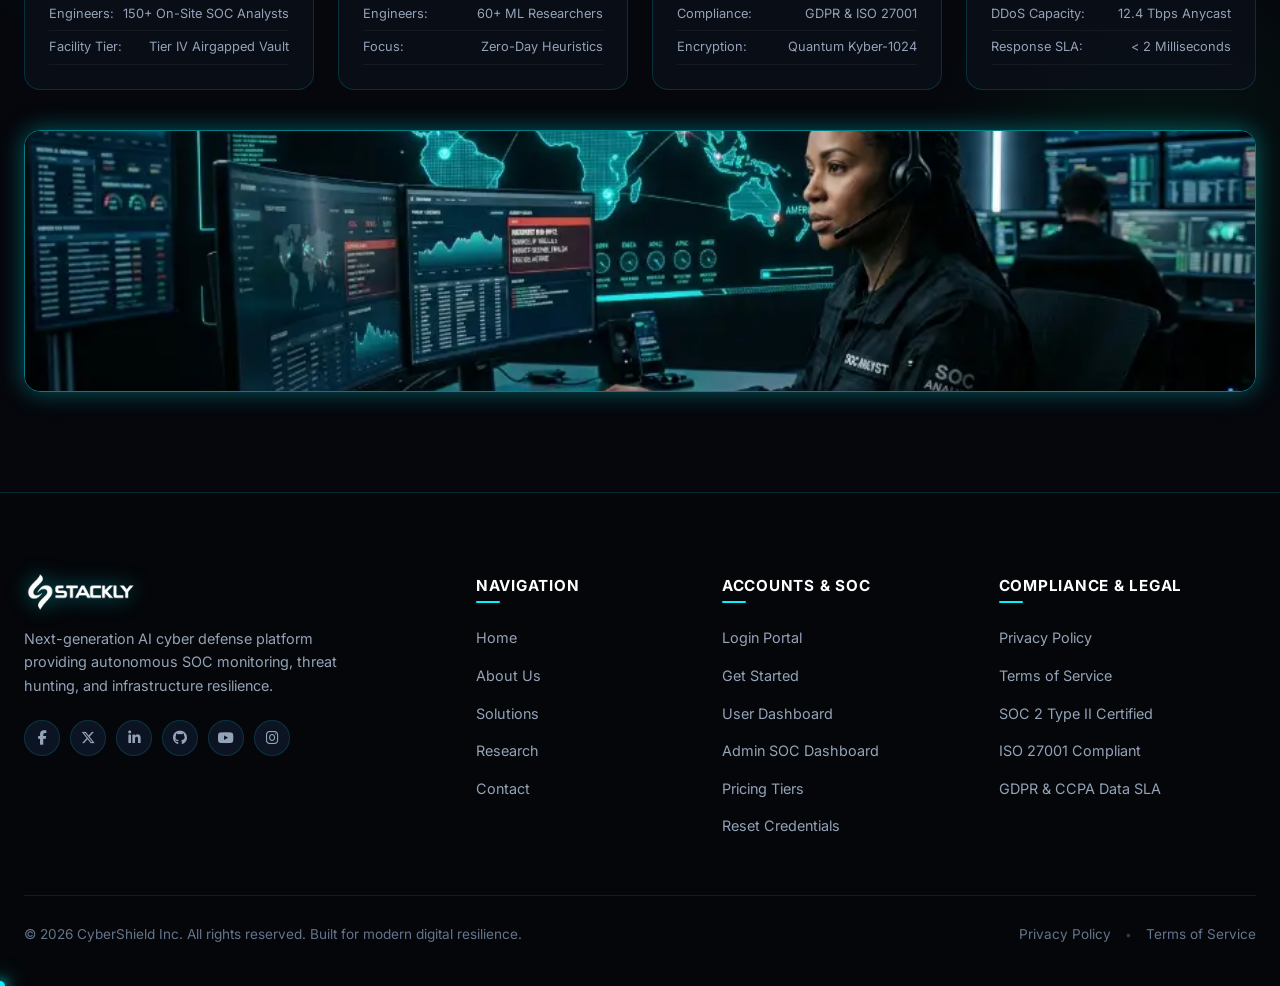
<file: about.html>
<!DOCTYPE html>
<html lang="en">
<head>
  <meta charset="UTF-8">
  <meta name="viewport" content="width=device-width, initial-scale=1.0">
  <title>About Us | CyberShield - Next-Gen AI Cybersecurity</title>
  <meta name="description" content="Learn about CyberShield's mission, cybersecurity research team, global SOC operations, and industry compliance certifications.">
  
  <link rel="icon" type="image/webp" href="assets/logoStackly.webp">
  <link rel="preconnect" href="https://fonts.googleapis.com">
  <link rel="preconnect" href="https://fonts.gstatic.com" crossorigin>
  <link href="https://fonts.googleapis.com/css2?family=Inter:wght@300;400;500;600;700;800&family=JetBrains Mono:wght@400;600;800&display=swap" rel="stylesheet">
  <link rel="stylesheet" href="https://cdnjs.cloudflare.com/ajax/libs/font-awesome/6.5.2/css/all.min.css">
  <link rel="stylesheet" href="styles.css">
</head>
<body>

  <!-- PRELOADER OVERLAY -->
  <div id="preloader-overlay" class="preloader-overlay">
    <div class="preloader-wrapper">
      <div class="preloader-graphics-stage">
        <img src="assets/logoStackly.webp" alt="CyberShield Logo" class="preloader-icon">
      </div>
      <div class="preloader-status-text">INITIALIZING ABOUT US...</div>
      <div class="preloader-bar-bg">
        <div id="preloader-bar-fill" class="preloader-bar-fill"></div>
      </div>
      <div id="preloader-percent-label" class="preloader-percent-label">0%</div>
    </div>
  </div>

  <!-- Global Interactive Fixed Particle Canvas -->
  <canvas id="global-bg-canvas"></canvas>
  <div class="cyber-grid-overlay"></div>

  <!-- Top Info Bar -->
  <div class="top-bar">
    <div class="container">
      <div class="top-bar-info">
        <a href="https://maps.google.com/?q=STACKLY,+Mullai+Nagar,+Periyakollappatty,+Chinna+Thirupathi,+Salem,+Tamil+Nadu+636008" target="_blank" rel="noopener noreferrer" title="STACKLY, Mullai Nagar, Periyakollappatty, Chinna Thirupathi (Opp. Chinna Muniyappan Kovil Bus Stop), Salem, Tamil Nadu - 636008"><i class="fa-solid fa-location-dot" style="color: var(--primary-cyan);"></i> STACKLY, Chinna Thirupathi, Salem, Tamil Nadu - 636008</a>
        <a href="javascript:void(0)" onclick="showHotlinePopup(event)" title="Emergency SOC Hotline Info"><i class="fa-solid fa-phone" style="color: var(--primary-cyan);"></i> +91 427 245 6789</a>
        <span><i class="fa-solid fa-clock" style="color: var(--matrix-green);"></i> Support: 24/7 Telemetry SOC Monitoring</span>
      </div>
      <div class="top-bar-links">
        <a href="404.html" title="Facebook"><i class="fa-brands fa-facebook-f"></i></a>
        <a href="404.html" title="Twitter"><i class="fa-brands fa-x-twitter"></i></a>
        <a href="404.html" title="LinkedIn"><i class="fa-brands fa-linkedin-in"></i></a>
      </div>
    </div>
  </div>

  <!-- Sticky Header -->
  <header class="cyber-header">
    <div class="container nav-container">
      <a href="index.html" class="logo">
        <img src="assets/logoStackly.webp" alt="CyberShield Logo" class="brand-logo-img"></a>

      <ul class="nav-menu">
        <li><a href="index.html" class="nav-link">Home</a></li>
        <li><a href="about.html" class="nav-link active">About Us</a></li>
        <li><a href="services.html" class="nav-link">Solutions</a></li>
        <li><a href="research.html" class="nav-link">Research</a></li>
        <li><a href="contact.html" class="nav-link">Contact</a></li>
      </ul>

      <div class="nav-actions">
        <a href="login.html" class="btn btn-secondary" style="padding: 8px 18px;">Login</a>
        <a href="create-account.html" class="btn btn-primary" style="padding: 8px 18px;">Get Started</a>
      </div>

      <button class="mobile-toggle" aria-label="Toggle Menu">
        <i class="fa-solid fa-bars"></i>
      </button>
    </div>
  </header>

  <!-- Mobile Drawer -->
  <div class="mobile-nav-panel" id="mobile-nav-panel">
    <div class="mobile-nav-header">
      <a href="index.html" class="logo">
        <img src="assets/logoStackly.webp" alt="CyberShield Logo" class="brand-logo-img" style="height: 36px;"></a>
      <button class="mobile-toggle" id="mobile-nav-close"><i class="fa-solid fa-xmark"></i></button>
    </div>
    <ul class="mobile-nav-menu">
      <li><a href="index.html" class="nav-link">Home</a></li>
      <li><a href="about.html" class="nav-link active">About Us</a></li>
      <li><a href="services.html" class="nav-link">Solutions</a></li>
      <li><a href="research.html" class="nav-link">Research</a></li>
      <li><a href="contact.html" class="nav-link">Contact</a></li>
    </ul>
    <div style="display: flex; flex-direction: column; gap: 10px;">
      <a href="login.html" class="btn btn-secondary" style="justify-content: center;">Login</a>
      <a href="create-account.html" class="btn btn-primary" style="justify-content: center;">Get Started</a>
    </div>
    <div style="margin-top: 20px; padding-top: 16px; border-top: 1px solid rgba(255, 255, 255, 0.08); font-size: 0.82rem; display: flex; flex-direction: column; gap: 12px;">
      <a href="https://maps.google.com/?q=STACKLY,+Mullai+Nagar,+Periyakollappatty,+Chinna+Thirupathi,+Salem,+Tamil+Nadu+636008" target="_blank" rel="noopener noreferrer" style="color: var(--text-muted); text-decoration: none; display: flex; align-items: center; gap: 8px;">
        <i class="fa-solid fa-location-dot" style="color: var(--primary-cyan);"></i> STACKLY, Salem Office Maps
      </a>
      <a href="javascript:void(0)" onclick="showHotlinePopup(event)" style="color: var(--text-muted); text-decoration: none; display: flex; align-items: center; gap: 8px;">
        <i class="fa-solid fa-phone" style="color: var(--primary-cyan);"></i> +91 427 245 6789
      </a>
    </div>
  </div>

  <!-- Page Banner -->
  <section class="page-banner">
    <div class="container">
      <div class="cyber-badge">PIONEERING CYBER RESILIENCE</div>
      <h1>About <span class="text-gradient">CyberShield</span></h1>
      <p>We build autonomous AI threat intelligence and zero-trust security infrastructure to protect global financial systems, healthcare networks, and enterprise workloads.</p>
    </div>
  </section>

  <!-- Mission & Story -->
  <section class="solutions-section">
    <div class="container">
      <div class="hero-grid">
        <div class="reveal-on-scroll">
          <div class="cyber-badge" style="margin-bottom: 16px;">OUR MISSION</div>
          <h2>Securing the Digital Frontier Against Modern Threat Vectors</h2>
          <p style="color: var(--text-muted); font-size: 1.1rem; margin-bottom: 20px;">
            Founded by elite cybersecurity researchers and former defense SOC engineers, CyberShield combines autonomous machine learning models with 24/7 human SOC intelligence.
          </p>
          <p style="color: var(--text-muted); margin-bottom: 30px;">
            Our mission is simple: eliminate cyber vulnerability window gaps by predicting, isolating, and neutralizing malicious attacks in under 1 millisecond.
          </p>
          <div class="about-stats-grid">
            <div style="background: var(--bg-card); padding: 16px 24px; border-radius: 12px; border: 1px solid var(--border-color); flex: 1;">
              <h3 style="color: var(--primary-cyan); font-size: 2rem;">15+</h3>
              <p style="font-size: 0.88rem; color: var(--text-muted);">Global Security Operations Centers</p>
            </div>
            <div style="background: var(--bg-card); padding: 16px 24px; border-radius: 12px; border: 1px solid var(--border-color);">
              <h3 style="color: var(--matrix-green); font-size: 2rem;">250+</h3>
              <p style="font-size: 0.88rem; color: var(--text-muted);">Elite Security Researchers &amp; Engineers</p>
            </div>
          </div>
        </div>

        <div class="hero-visual-card reveal-on-scroll">
          <div style="border-radius: 12px; overflow: hidden; margin-bottom: 20px; border: 1px solid var(--border-color);">
            <img src="assets/about-soc.webp" alt="Global Security Operations Center Team" style="width: 100%; height: 230px; object-fit: cover; display: block;">
          </div>
          <h3 style="margin-bottom: 12px;">Global Threat Operations Network</h3>
          <p style="color: var(--text-muted); font-size: 0.95rem; margin-bottom: 20px;">Our distributed edge PoPs analyze over 14 Billion telemetry events every single day across 45 countries.</p>
          <div class="audit-metrics-grid" style="grid-template-columns: 1fr;">
            <div class="audit-metric-item">
              <div class="audit-metric-title">PRIMARY SOC NODE</div>
              <div class="audit-metric-status" style="color: var(--primary-cyan);"><i class="fa-solid fa-server"></i> Bangalore Tech Hub - ACTIVE</div>
            </div>
            <div class="audit-metric-item">
              <div class="audit-metric-title">REDUNDANT NODE</div>
              <div class="audit-metric-status" style="color: var(--matrix-green);"><i class="fa-solid fa-server"></i> US East &amp; Frankfurt - ONLINE</div>
            </div>
          </div>
        </div>
      </div>
    </div>
  </section>

  <!-- New Section 1: Executive Leadership & Threat Research Team -->
  <section class="team-section" id="leadership">
    <div class="container">
      <div class="section-header reveal-on-scroll">
        <div class="cyber-badge">ELITE THREAT RESEARCHERS</div>
        <h2>Executive Security Leadership</h2>
        <p>Helmed by cybersecurity veterans, former defense SOC engineers, and quantum cryptography pioneers.</p>
      </div>

      <div class="team-grid reveal-on-scroll">
        <div class="team-card card-3d-tilt" data-leader="vikram" style="cursor: pointer;">
          <div class="team-avatar-box">
            <img src="assets/leader-vikram.webp" alt="Dr. Vikram Sharma" class="team-avatar-img">
          </div>
          <h3 class="team-name">Dr. Vikram Sharma</h3>
          <div class="team-role">Chief Executive Officer</div>
          <p class="team-bio">Former Defense Cyber Cell Lead with 18+ years in national threat intelligence &amp; autonomous SOC engineering.</p>
          <div class="team-socials">
            <a href="404.html" title="LinkedIn"><i class="fa-brands fa-linkedin-in"></i></a>
            <a href="404.html" title="Twitter"><i class="fa-brands fa-x-twitter"></i></a>
          </div>
        </div>

        <div class="team-card card-3d-tilt" data-leader="elena" style="cursor: pointer;">
          <div class="team-avatar-box">
            <img src="assets/leader-elena.webp" alt="Elena Rostova" class="team-avatar-img">
          </div>
          <h3 class="team-name">Elena Rostova</h3>
          <div class="team-role">Chief Technology Officer</div>
          <p class="team-bio">Pioneer in deep neural network heuristic sandboxing and zero-day threat prediction algorithms.</p>
          <div class="team-socials">
            <a href="404.html" title="LinkedIn"><i class="fa-brands fa-linkedin-in"></i></a>
            <a href="404.html" title="Twitter"><i class="fa-brands fa-x-twitter"></i></a>
          </div>
        </div>

        <div class="team-card card-3d-tilt" data-leader="marcus" style="cursor: pointer;">
          <div class="team-avatar-box">
            <img src="assets/leader-marcus.webp" alt="Marcus Vance" class="team-avatar-img">
          </div>
          <h3 class="team-name">Marcus Vance</h3>
          <div class="team-role">Chief Information Security Officer</div>
          <p class="team-bio">Architect of high-frequency banking PCI-DSS 4.0 HSM hardware and Zero-Trust microsegmentation.</p>
          <div class="team-socials">
            <a href="404.html" title="LinkedIn"><i class="fa-brands fa-linkedin-in"></i></a>
            <a href="404.html" title="Twitter"><i class="fa-brands fa-x-twitter"></i></a>
          </div>
        </div>

        <div class="team-card card-3d-tilt" data-leader="sarah" style="cursor: pointer;">
          <div class="team-avatar-box">
            <img src="assets/leader-sarah.webp" alt="Sarah Lin" class="team-avatar-img">
          </div>
          <h3 class="team-name">Sarah Lin</h3>
          <div class="team-role">Head of Incident Response</div>
          <p class="team-bio">Directs global 24/7 SOC incident response teams with sub-15 minute ransomware containment SLA.</p>
          <div class="team-socials">
            <a href="404.html" title="LinkedIn"><i class="fa-brands fa-linkedin-in"></i></a>
            <a href="404.html" title="Twitter"><i class="fa-brands fa-x-twitter"></i></a>
          </div>
        </div>
      </div>
    </div>
  </section>

  <!-- New Section 2: Zero-Trust Engineering Principles & Core Philosophy -->
  <section class="values-section" id="engineering-values">
    <div class="container">
      <div class="section-header reveal-on-scroll">
        <div class="cyber-badge">OUR ENGINEERING CODE</div>
        <h2>Zero-Trust Engineering Principles</h2>
        <p>The foundational design principles governing every algorithm, agent, and API built at CyberShield.</p>
      </div>

      <div class="intel-grid reveal-on-scroll">
        <div class="values-grid" style="margin-top: 0;">
          <div class="value-card">
            <div class="value-number">01</div>
            <div class="value-icon"><i class="fa-solid fa-robot"></i></div>
            <h3>Autonomous Threat Isolation</h3>
            <p>AI models sandbox, isolate, and terminate malicious payloads in under 1 millisecond.</p>
          </div>

          <div class="value-card">
            <div class="value-number">02</div>
            <div class="value-icon"><i class="fa-solid fa-user-shield"></i></div>
            <h3>Never Trust, Always Verify</h3>
            <p>Continuous mTLS authentication and biometric risk scoring across all networks.</p>
          </div>

          <div class="value-card">
            <div class="value-number">03</div>
            <div class="value-icon"><i class="fa-solid fa-key"></i></div>
            <h3>Cryptographic Sovereignty</h3>
            <p>Client-controlled hardware encryption keys with zero third-party telemetry exposure.</p>
          </div>

          <div class="value-card">
            <div class="value-number">04</div>
            <div class="value-icon"><i class="fa-solid fa-atom"></i></div>
            <h3>Post-Quantum Defense</h3>
            <p>Hybrid Kyber-1024 lattice key exchanges shielding long-term data assets.</p>
          </div>
        </div>

        <div class="hero-visual-card card-3d-tilt">
          <div style="border-radius: 12px; overflow: hidden; margin-bottom: 20px; border: 1px solid var(--border-glow); box-shadow: var(--glow-cyan);">
            <img src="assets/threat-matrix.webp" alt="Zero-Trust Cyber Matrix Architecture" style="width: 100%; height: 280px; object-fit: cover; display: block;">
          </div>
          <h3>Zero-Trust Architecture Matrix</h3>
          <p style="color: var(--text-muted); font-size: 0.9rem;">Real-time continuous verification layer protecting multi-tenant microservices.</p>
        </div>
      </div>
    </div>
  </section>

  <!-- Certifications & Audit Security Grid -->
  <section class="cert-section">
    <div class="container">
      <div class="section-header reveal-on-scroll">
        <div class="cyber-badge">ENTERPRISE AUDIT &amp; COMPLIANCE</div>
        <h2>Enterprise Certifications &amp; <span class="text-gradient">Audit Security</span></h2>
        <p>CyberShield undergoes rigorous third-party audits to guarantee total data privacy, sovereignty, and security compliance.</p>
      </div>

      <div class="cert-grid reveal-on-scroll">
        <!-- Feature Visual Card -->
        <div class="hero-visual-card card-3d-tilt" style="display: flex; flex-direction: column; justify-content: space-between;">
          <div>
            <div class="cyber-badge" style="margin-bottom: 14px; border-color: var(--matrix-green); color: var(--matrix-green);">
              CONTINUOUS VERIFICATION
            </div>
            <div style="border-radius: 12px; overflow: hidden; margin-bottom: 20px; border: 1px solid var(--border-color);">
              <img src="assets/solutions-hero.webp" alt="Enterprise Security Certifications" style="width: 100%; height: 210px; object-fit: cover; display: block;">
            </div>
            <h3 style="font-size: 1.3rem; margin-bottom: 10px;">Continuous SOC 2 Type II &amp; ISO Audits</h3>
            <p style="color: var(--text-muted); font-size: 0.92rem; line-height: 1.65;">
              Annual third-party security audits and penetration assessments conducted by accredited independent CPAs and QSAs.
            </p>
          </div>
          <div class="cyber-badge" style="font-size: 0.78rem; margin-top: 20px; width: max-content;">
            <span class="pulse-dot"></span> ALL CERTIFICATIONS CURRENT &amp; ACTIVE
          </div>
        </div>

        <!-- 2x2 Certification Badges Grid -->
        <div class="cert-2x2-grid">
          <div class="cert-badge-card card-3d-tilt">
            <i class="fa-solid fa-certificate" style="color: var(--primary-cyan); font-size: 1.6rem; margin-bottom: 12px;"></i>
            <div style="font-family: var(--font-mono); font-size: 1.8rem; font-weight: 800; color: var(--primary-cyan); margin-bottom: 6px;">SOC 2</div>
            <div style="font-size: 1rem; font-weight: 700; color: var(--text-main); margin-bottom: 4px;">Type II Certified</div>
            <div style="font-size: 0.84rem; color: var(--text-muted);">AICPA Verified Annual Audit</div>
          </div>

          <div class="cert-badge-card card-3d-tilt">
            <i class="fa-solid fa-shield-halved" style="color: var(--matrix-green); font-size: 1.6rem; margin-bottom: 12px;"></i>
            <div style="font-family: var(--font-mono); font-size: 1.8rem; font-weight: 800; color: var(--matrix-green); margin-bottom: 6px;">ISO 27001</div>
            <div style="font-size: 1rem; font-weight: 700; color: var(--text-main); margin-bottom: 4px;">ISMS Stage II</div>
            <div style="font-size: 0.84rem; color: var(--text-muted);">Global Security Standards</div>
          </div>

          <div class="cert-badge-card card-3d-tilt">
            <i class="fa-solid fa-heart-pulse" style="color: #ffb703; font-size: 1.6rem; margin-bottom: 12px;"></i>
            <div style="font-family: var(--font-mono); font-size: 1.8rem; font-weight: 800; color: #ffb703; margin-bottom: 6px;">HIPAA</div>
            <div style="font-size: 1rem; font-weight: 700; color: var(--text-main); margin-bottom: 4px;">PHI Enforced</div>
            <div style="font-size: 0.84rem; color: var(--text-muted);">BAA Agreement Ready</div>
          </div>

          <div class="cert-badge-card card-3d-tilt">
            <i class="fa-solid fa-credit-card" style="color: var(--purple-accent); font-size: 1.6rem; margin-bottom: 12px;"></i>
            <div style="font-family: var(--font-mono); font-size: 1.8rem; font-weight: 800; color: var(--purple-accent); margin-bottom: 6px;">PCI-DSS</div>
            <div style="font-size: 1rem; font-weight: 700; color: var(--text-main); margin-bottom: 4px;">Level 1 Payment</div>
            <div style="font-size: 0.84rem; color: var(--text-muted);">QSA Audited &amp; HSM Ready</div>
          </div>
        </div>
      </div>
    </div>
  </section>

  <!-- New Section 3: Global Data Center & SOC Infrastructure Network -->
  <section class="infra-section" id="global-infrastructure">
    <div class="container">
      <div class="section-header reveal-on-scroll">
        <div class="cyber-badge">GLOBAL FOOTPRINT</div>
        <h2>SOC Command Infrastructure Network</h2>
        <p>Redundant data centers, edge scrubbing PoPs, and airgapped vault facilities spanning 4 continents.</p>
      </div>

      <div class="infra-grid reveal-on-scroll">
        <div class="infra-card">
          <div class="cyber-badge" style="border-color: var(--primary-cyan); font-size: 0.7rem; margin-bottom: 12px;">PRIMARY HQ</div>
          <h4>Bangalore SOC Command</h4>
          <div class="infra-location"><i class="fa-solid fa-location-dot"></i> Tech Park Phase II, KA</div>
          <div class="infra-metric-row"><span>Status:</span> <span style="color: var(--matrix-green); font-weight: 700;">ONLINE (0.012ms)</span></div>
          <div class="infra-metric-row"><span>Engineers:</span> <span>150+ On-Site SOC Analysts</span></div>
          <div class="infra-metric-row"><span>Facility Tier:</span> <span>Tier IV Airgapped Vault</span></div>
        </div>

        <div class="infra-card">
          <div class="cyber-badge" style="border-color: var(--matrix-green); font-size: 0.7rem; margin-bottom: 12px;">AI THREAT LAB</div>
          <h4>Silicon Valley Lab</h4>
          <div class="infra-location"><i class="fa-solid fa-location-dot"></i> San Jose, CA, USA</div>
          <div class="infra-metric-row"><span>Status:</span> <span style="color: var(--matrix-green); font-weight: 700;">ONLINE (0.018ms)</span></div>
          <div class="infra-metric-row"><span>Engineers:</span> <span>60+ ML Researchers</span></div>
          <div class="infra-metric-row"><span>Focus:</span> <span>Zero-Day Heuristics</span></div>
        </div>

        <div class="infra-card">
          <div class="cyber-badge" style="border-color: var(--purple-accent); font-size: 0.7rem; margin-bottom: 12px;">EU SOVEREIGN</div>
          <h4>Frankfurt Data Vault</h4>
          <div class="infra-location"><i class="fa-solid fa-location-dot"></i> Frankfurt, Germany</div>
          <div class="infra-metric-row"><span>Status:</span> <span style="color: var(--matrix-green); font-weight: 700;">ONLINE (0.009ms)</span></div>
          <div class="infra-metric-row"><span>Compliance:</span> <span>GDPR &amp; ISO 27001</span></div>
          <div class="infra-metric-row"><span>Encryption:</span> <span>Quantum Kyber-1024</span></div>
        </div>

        <div class="infra-card">
          <div class="cyber-badge" style="border-color: #ff9900; font-size: 0.7rem; margin-bottom: 12px;">APAC SCRUBBING</div>
          <h4>Tokyo Edge Hub</h4>
          <div class="infra-location"><i class="fa-solid fa-location-dot"></i> Tokyo, Japan</div>
          <div class="infra-metric-row"><span>Status:</span> <span style="color: var(--matrix-green); font-weight: 700;">ONLINE (0.015ms)</span></div>
          <div class="infra-metric-row"><span>DDoS Capacity:</span> <span>12.4 Tbps Anycast</span></div>
          <div class="infra-metric-row"><span>Response SLA:</span> <span>&lt; 2 Milliseconds</span></div>
        </div>
      </div>

      <div style="margin-top: 40px; border-radius: 16px; overflow: hidden; border: 1px solid var(--border-glow); box-shadow: var(--glow-cyan);" class="reveal-on-scroll card-3d-tilt">
        <img src="assets/contact-hotline.webp" alt="Global Security Operations Command Room" style="width: 100%; height: 260px; object-fit: cover; display: block;">
      </div>
    </div>
  </section>

  <!-- Footer -->
  <footer class="cyber-footer">
    <div class="container">
      <div class="footer-grid">
        <div class="footer-brand">
          <a href="index.html" class="logo">
            <img src="assets/logoStackly.webp" alt="CyberShield Logo" class="brand-logo-img" style="height: 38px;"></a>
          <p>Next-generation AI cyber defense platform providing autonomous SOC monitoring, threat hunting, and infrastructure resilience.</p>
          <div class="footer-socials">
            <a href="404.html" aria-label="Facebook" title="Facebook"><i class="fa-brands fa-facebook-f"></i></a>
            <a href="404.html" aria-label="Twitter X" title="Twitter / X"><i class="fa-brands fa-x-twitter"></i></a>
            <a href="404.html" aria-label="LinkedIn" title="LinkedIn"><i class="fa-brands fa-linkedin-in"></i></a>
            <a href="404.html" aria-label="GitHub" title="GitHub"><i class="fa-brands fa-github"></i></a>
            <a href="404.html" aria-label="YouTube" title="YouTube"><i class="fa-brands fa-youtube"></i></a>
            <a href="404.html" aria-label="Instagram" title="Instagram"><i class="fa-brands fa-instagram"></i></a>
          </div>
        </div>

        <div class="footer-col-nav">
          <h4 class="footer-title">Navigation</h4>
          <ul class="footer-links">
            <li><a href="index.html">Home</a></li>
            <li><a href="about.html">About Us</a></li>
            <li><a href="services.html">Solutions</a></li>
            <li><a href="research.html">Research</a></li>
            <li><a href="contact.html">Contact</a></li>
          </ul>
        </div>

        <div class="footer-col-accounts">
          <h4 class="footer-title">Accounts &amp; SOC</h4>
          <ul class="footer-links">
            <li><a href="404.html">Login Portal</a></li>
            <li><a href="404.html">Get Started</a></li>
            <li><a href="404.html">User Dashboard</a></li>
            <li><a href="404.html">Admin SOC Dashboard</a></li>
            <li><a href="404.html">Pricing Tiers</a></li>
            <li><a href="404.html">Reset Credentials</a></li>
          </ul>
        </div>

        <div class="footer-col-compliance">
          <h4 class="footer-title">Compliance &amp; Legal</h4>
          <ul class="footer-links">
            <li><a href="404.html">Privacy Policy</a></li>
            <li><a href="404.html">Terms of Service</a></li>
            <li><a href="404.html">SOC 2 Type II Certified</a></li>
            <li><a href="404.html">ISO 27001 Compliant</a></li>
            <li><a href="404.html">GDPR &amp; CCPA Data SLA</a></li>
          </ul>
        </div>
      </div>

      <div class="footer-bottom">
        <div>&copy; 2026 CyberShield Inc. All rights reserved. Built for modern digital resilience.</div>
        <div class="footer-legal-links">
          <a href="404.html">Privacy Policy</a>
          <span>&bull;</span>
          <a href="404.html">Terms of Service</a>
        </div>
      </div>
    </div>
  </footer>
  <!-- Executive Leadership Profile Modal -->
  <div id="leader-modal" class="modal-overlay">
    <div class="modal-content" style="max-width: 620px; background: rgba(10, 14, 23, 0.95); backdrop-filter: blur(20px);">
      <button class="modal-close" id="leader-modal-close"><i class="fa-solid fa-xmark"></i></button>

      <div style="display: flex; align-items: center; gap: 20px; margin-bottom: 24px; padding-bottom: 20px; border-bottom: 1px solid var(--border-color);">
        <div style="width: 84px; height: 84px; border-radius: 50%; overflow: hidden; border: 2px solid var(--primary-cyan); flex-shrink: 0; box-shadow: 0 0 16px rgba(0, 243, 255, 0.4);">
          <img id="modal-leader-img" src="assets/about-soc.webp" alt="Leader Profile" style="width: 100%; height: 100%; object-fit: cover;">
        </div>
        <div>
          <div class="cyber-badge" style="font-size: 0.7rem; padding: 2px 8px; margin-bottom: 6px;">EXECUTIVE PROFILE</div>
          <h3 id="modal-leader-name" style="font-size: 1.4rem; margin-bottom: 4px;">Dr. Vikram Sharma</h3>
          <div id="modal-leader-role" style="color: var(--primary-cyan); font-family: var(--font-mono); font-size: 0.9rem; font-weight: 600;">Chief Executive Officer</div>
        </div>
      </div>

      <div style="display: flex; flex-direction: column; gap: 18px;">
        <div>
          <h4 style="color: var(--text-main); font-size: 0.95rem; margin-bottom: 6px; display: flex; align-items: center; gap: 8px;">
            <i class="fa-solid fa-user-shield" style="color: var(--primary-cyan);"></i> Executive Biography
          </h4>
          <p id="modal-leader-bio" style="color: var(--text-muted); font-size: 0.92rem; line-height: 1.6;">
            Former Defense Cyber Cell Lead with over 18 years of national threat intelligence and autonomous SOC engineering experience.
          </p>
        </div>

        <div>
          <h4 style="color: var(--text-main); font-size: 0.95rem; margin-bottom: 6px; display: flex; align-items: center; gap: 8px;">
            <i class="fa-solid fa-graduation-cap" style="color: var(--matrix-green);"></i> Academic &amp; Defense Background
          </h4>
          <p id="modal-leader-edu" style="color: var(--text-muted); font-size: 0.9rem;">
            Ph.D. in Computer Science &amp; Quantum Cryptography, IISc Bangalore / MIT
          </p>
        </div>

        <div>
          <h4 style="color: var(--text-main); font-size: 0.95rem; margin-bottom: 6px; display: flex; align-items: center; gap: 8px;">
            <i class="fa-solid fa-award" style="color: #ff9900;"></i> Patents &amp; Research Publications
          </h4>
          <p id="modal-leader-patents" style="color: var(--text-muted); font-size: 0.9rem;">
            Autonomous Heuristic Sandboxing in Sub-Millisecond Windows (US Patent #11,849,204)
          </p>
        </div>

        <div>
          <h4 style="color: var(--text-main); font-size: 0.95rem; margin-bottom: 6px; display: flex; align-items: center; gap: 8px;">
            <i class="fa-solid fa-certificate" style="color: var(--purple-accent);"></i> Security Credentials &amp; Certifications
          </h4>
          <p id="modal-leader-certs" style="color: var(--text-muted); font-size: 0.9rem;">
            CISSP, CISM, OSCE (Offensive Security Certified Expert)
          </p>
        </div>
      </div>

      <div style="margin-top: 24px; padding-top: 16px; border-top: 1px solid var(--border-color); display: flex; justify-content: flex-end; gap: 12px;">
        <button class="btn btn-secondary" id="modal-leader-close-btn">Close Profile</button>
        <a href="404.html" class="btn btn-primary">Schedule Executive Briefing</a>
      </div>
    </div>
  </div>

  <script src="script.js"></script>
</body>
</html>
</file>
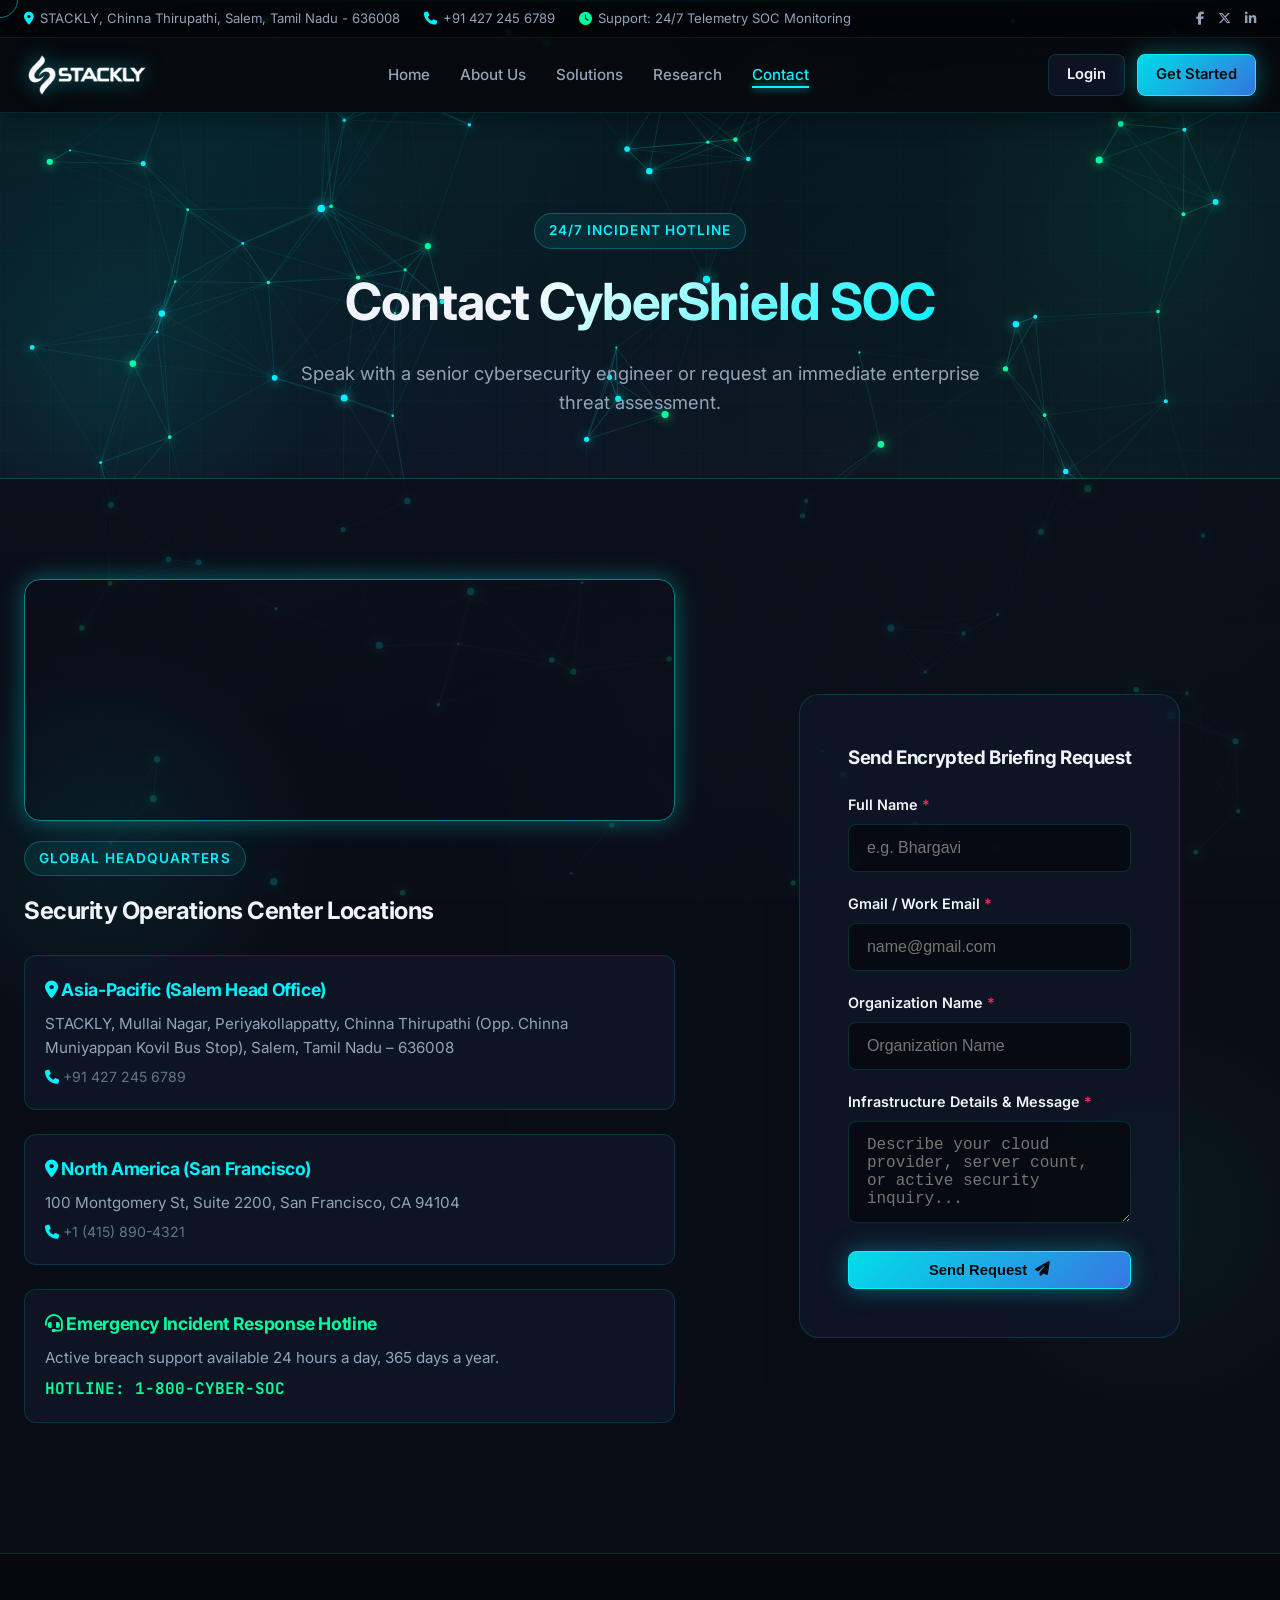
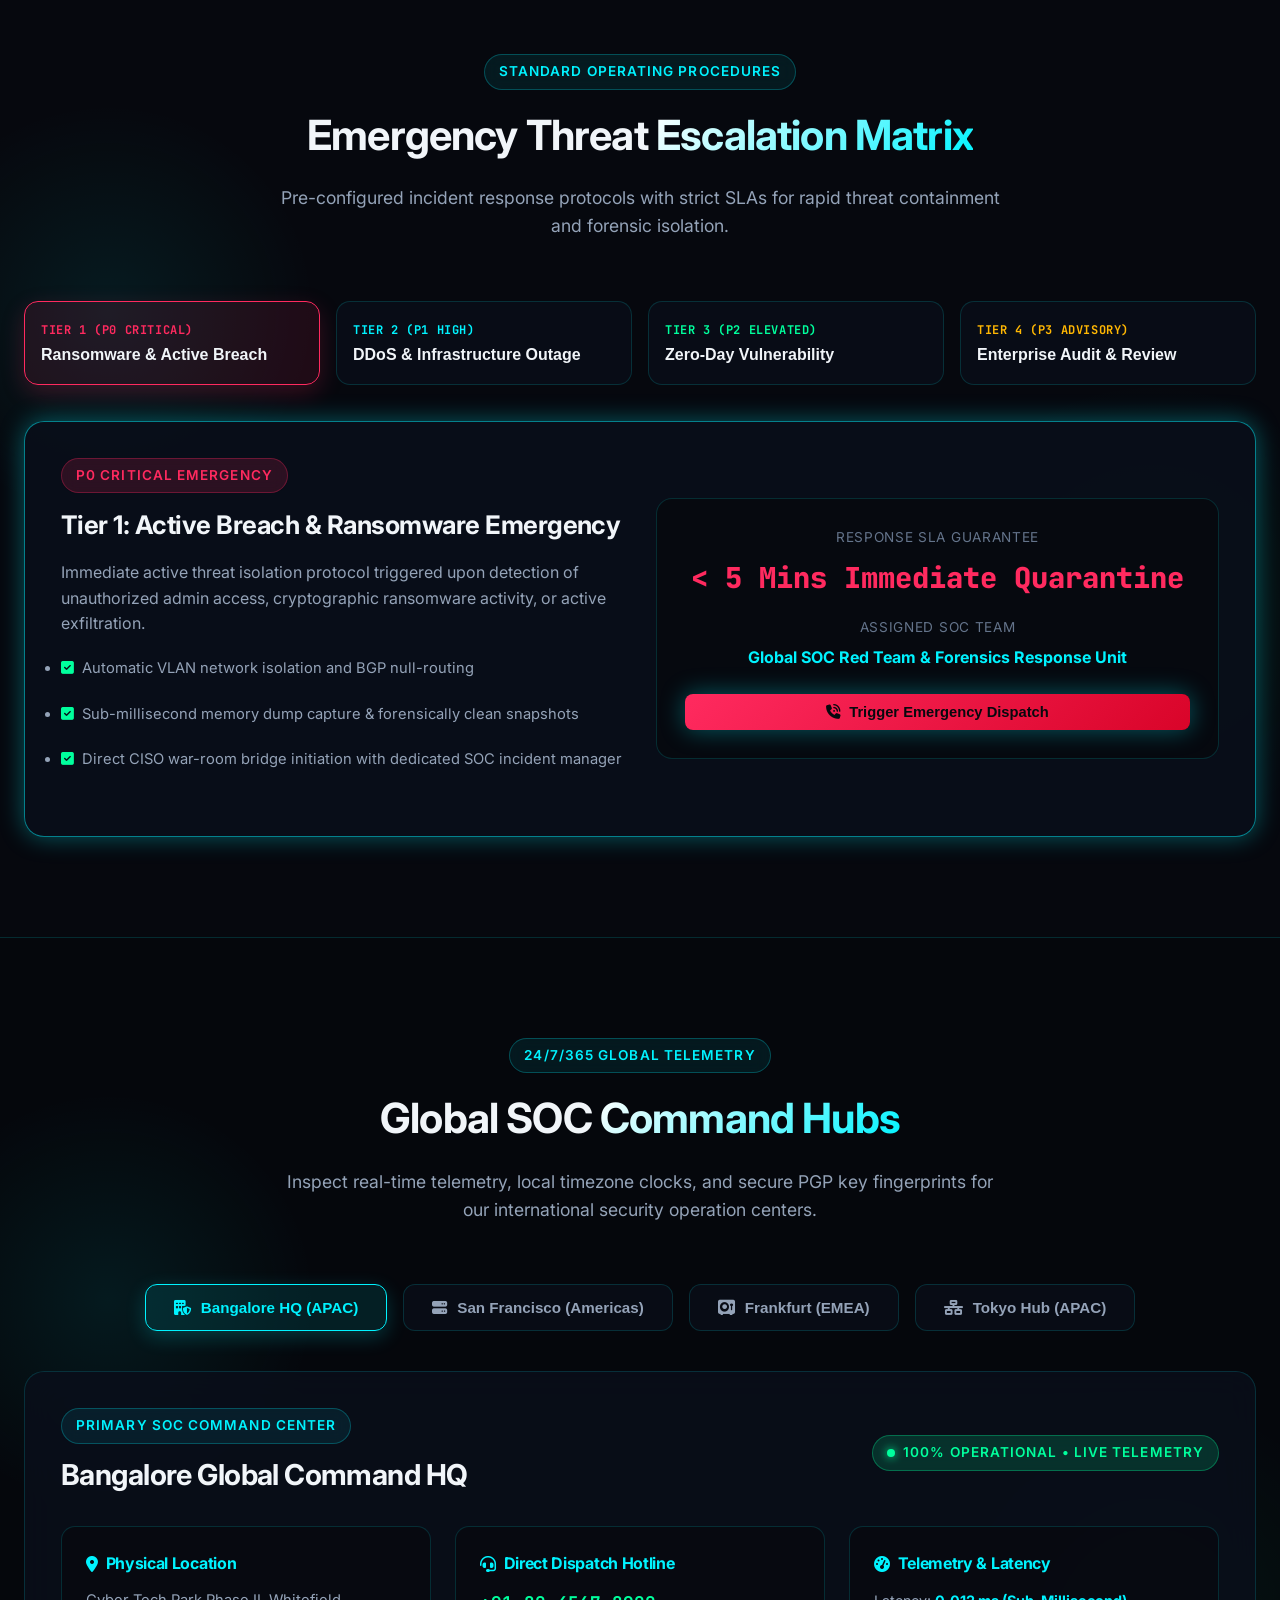
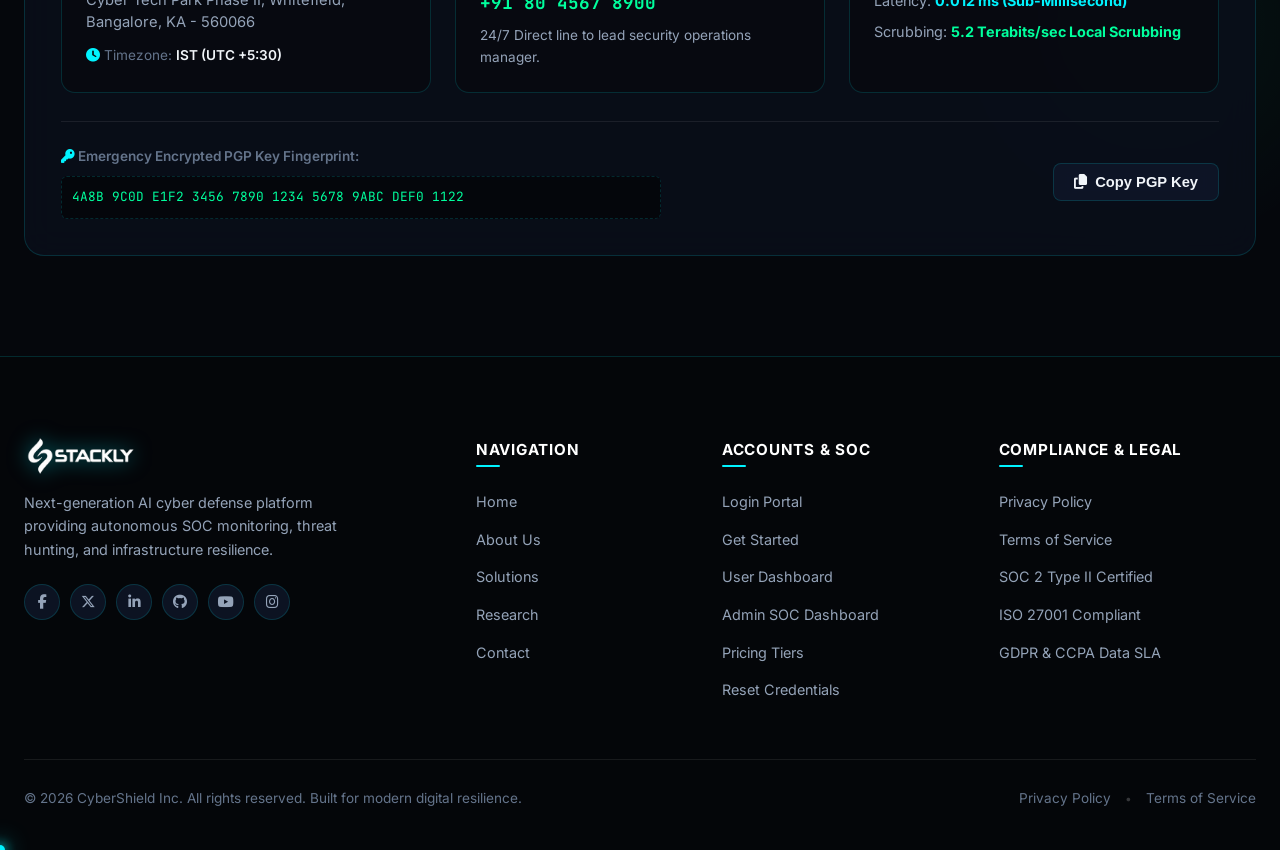
<file: contact.html>
<!DOCTYPE html>
<html lang="en">
<head>
  <meta charset="UTF-8">
  <meta name="viewport" content="width=device-width, initial-scale=1.0">
  <title>Contact & Emergency SOC Response | CyberShield</title>
  <meta name="description" content="Reach CyberShield 24/7 Security Operations Center hotline, schedule expert security briefings, or contact global office locations.">
  
  <!-- Favicon Logo matching referral -->
  <link rel="icon" type="image/webp" href="assets/logoStackly.webp">

  <link rel="preconnect" href="https://fonts.googleapis.com">
  <link rel="preconnect" href="https://fonts.gstatic.com" crossorigin>
  <link href="https://fonts.googleapis.com/css2?family=Inter:wght@300;400;500;600;700;800&family=JetBrains Mono:wght@400;600;800&display=swap" rel="stylesheet">
  <link rel="stylesheet" href="https://cdnjs.cloudflare.com/ajax/libs/font-awesome/6.5.2/css/all.min.css">
  <link rel="stylesheet" href="styles.css">
</head>
<body>

  <!-- PRELOADER OVERLAY (Matching Referral Website) -->
  <div id="preloader-overlay" class="preloader-overlay">
    <div class="preloader-wrapper">
      <div class="preloader-graphics-stage">
        <img src="assets/logoStackly.webp" alt="CyberShield Logo" class="preloader-icon">
      </div>
      <div class="preloader-status-text">INITIALIZING CYBERSHIELD PLATFORM...</div>
      <div class="preloader-bar-bg">
        <div id="preloader-bar-fill" class="preloader-bar-fill"></div>
      </div>
      <div id="preloader-percent-label" class="preloader-percent-label">0%</div>
    </div>
  </div>

  <!-- Global Interactive Fixed Particle Canvas -->
  <canvas id="global-bg-canvas"></canvas>

  <div class="cyber-grid-overlay"></div>

  <!-- Top Info Bar -->
  <div class="top-bar">
    <div class="container">
      <div class="top-bar-info">
        <a href="https://maps.google.com/?q=STACKLY,+Mullai+Nagar,+Periyakollappatty,+Chinna+Thirupathi,+Salem,+Tamil+Nadu+636008" target="_blank" rel="noopener noreferrer" title="STACKLY, Mullai Nagar, Periyakollappatty, Chinna Thirupathi (Opp. Chinna Muniyappan Kovil Bus Stop), Salem, Tamil Nadu - 636008"><i class="fa-solid fa-location-dot" style="color: var(--primary-cyan);"></i> STACKLY, Chinna Thirupathi, Salem, Tamil Nadu - 636008</a>
        <a href="javascript:void(0)" onclick="showHotlinePopup(event)" title="Emergency SOC Hotline Info"><i class="fa-solid fa-phone" style="color: var(--primary-cyan);"></i> +91 427 245 6789</a>
        <span><i class="fa-solid fa-clock" style="color: var(--matrix-green);"></i> Support: 24/7 Telemetry SOC Monitoring</span>
      </div>
      <div class="top-bar-links">
        <a href="404.html" title="Facebook"><i class="fa-brands fa-facebook-f"></i></a>
        <a href="404.html" title="Twitter"><i class="fa-brands fa-x-twitter"></i></a>
        <a href="404.html" title="LinkedIn"><i class="fa-brands fa-linkedin-in"></i></a>
      </div>
    </div>
  </div>

  <!-- Sticky Header -->
  <header class="cyber-header">
    <div class="container nav-container">
      <a href="index.html" class="logo">
        <img src="assets/logoStackly.webp" alt="CyberShield Logo" class="brand-logo-img"></a>

      <ul class="nav-menu">
        <li><a href="index.html" class="nav-link">Home</a></li>
        <li><a href="about.html" class="nav-link">About Us</a></li>
        <li><a href="services.html" class="nav-link">Solutions</a></li>
        <li><a href="research.html" class="nav-link">Research</a></li>
        <li><a href="contact.html" class="nav-link active">Contact</a></li>
      </ul>

      <div class="nav-actions">
        <a href="login.html" class="btn btn-secondary" style="padding: 8px 18px;">Login</a>
        <a href="create-account.html" class="btn btn-primary" style="padding: 8px 18px;">Get Started</a>
      </div>

      <button class="mobile-toggle" aria-label="Toggle Menu">
        <i class="fa-solid fa-bars"></i>
      </button>
    </div>
  </header>

  <!-- Mobile Drawer -->
  <div class="mobile-nav-panel" id="mobile-nav-panel">
    <div class="mobile-nav-header">
      <a href="index.html" class="logo">
        <img src="assets/logoStackly.webp" alt="CyberShield Logo" class="brand-logo-img"></a>
      <button class="mobile-toggle" id="mobile-nav-close"><i class="fa-solid fa-xmark"></i></button>
    </div>
    <ul class="mobile-nav-menu">
      <li><a href="index.html" class="nav-link">Home</a></li>
      <li><a href="about.html" class="nav-link">About Us</a></li>
      <li><a href="services.html" class="nav-link">Solutions</a></li>
      <li><a href="research.html" class="nav-link">Research</a></li>
      <li><a href="contact.html" class="nav-link active">Contact</a></li>
    </ul>
    <div style="display: flex; flex-direction: column; gap: 10px;">
      <a href="login.html" class="btn btn-secondary" style="justify-content: center;">Login</a>
      <a href="create-account.html" class="btn btn-primary" style="justify-content: center;">Get Started</a>
    </div>
    <div style="margin-top: 20px; padding-top: 16px; border-top: 1px solid rgba(255, 255, 255, 0.08); font-size: 0.82rem; display: flex; flex-direction: column; gap: 12px;">
      <a href="https://maps.google.com/?q=STACKLY,+Mullai+Nagar,+Periyakollappatty,+Chinna+Thirupathi,+Salem,+Tamil+Nadu+636008" target="_blank" rel="noopener noreferrer" style="color: var(--text-muted); text-decoration: none; display: flex; align-items: center; gap: 8px;">
        <i class="fa-solid fa-location-dot" style="color: var(--primary-cyan);"></i> STACKLY, Salem Office Maps
      </a>
      <a href="javascript:void(0)" onclick="showHotlinePopup(event)" style="color: var(--text-muted); text-decoration: none; display: flex; align-items: center; gap: 8px;">
        <i class="fa-solid fa-phone" style="color: var(--primary-cyan);"></i> +91 427 245 6789
      </a>
    </div>
  </div>

  <!-- Page Banner -->
  <section class="page-banner">
    <div class="container">
      <div class="cyber-badge">24/7 INCIDENT HOTLINE</div>
      <h1>Contact <span class="text-gradient">CyberShield SOC</span></h1>
      <p>Speak with a senior cybersecurity engineer or request an immediate enterprise threat assessment.</p>
    </div>
  </section>

  <!-- Contact Form & Info Grid -->
  <section class="contact-section">
    <div class="container">
      <div class="hero-grid">
        <!-- Office Location Info & Graphic + Interactive Google Map -->
        <div class="reveal-on-scroll">
          <div style="border-radius: 16px; overflow: hidden; border: 1px solid var(--border-glow); margin-bottom: 20px; box-shadow: var(--glow-cyan);">
            <iframe src="https://maps.google.com/maps?q=Chinna+Thirupathi,+Salem,+Tamil+Nadu+636008&t=&z=14&ie=UTF8&iwloc=&output=embed" width="100%" height="240" style="border:0; filter: contrast(1.1) opacity(0.9); display: block;" allowfullscreen="" loading="lazy" referrerpolicy="no-referrer-when-downgrade"></iframe>
          </div>

          <div class="cyber-badge" style="margin-bottom: 16px;">GLOBAL HEADQUARTERS</div>
          <h2 style="margin-bottom: 24px;">Security Operations Center Locations</h2>

          <div style="display: flex; flex-direction: column; gap: 24px; margin-bottom: 30px;">
            <div style="background: var(--bg-card); padding: 20px; border-radius: 12px; border: 1px solid var(--border-color);">
              <h4 style="color: var(--primary-cyan); font-size: 1.1rem; margin-bottom: 8px;"><a href="https://maps.google.com/?q=STACKLY,+Mullai+Nagar,+Periyakollappatty,+Chinna+Thirupathi,+Salem,+Tamil+Nadu+636008" target="_blank" rel="noopener noreferrer" style="color: inherit; text-decoration: none;"><i class="fa-solid fa-location-dot"></i> Asia-Pacific (Salem Head Office)</a></h4>
              <p style="color: var(--text-muted); font-size: 0.95rem; line-height: 1.6;"><a href="https://maps.google.com/?q=STACKLY,+Mullai+Nagar,+Periyakollappatty,+Chinna+Thirupathi,+Salem,+Tamil+Nadu+636008" target="_blank" rel="noopener noreferrer" style="color: inherit; text-decoration: none;">STACKLY, Mullai Nagar, Periyakollappatty, Chinna Thirupathi (Opp. Chinna Muniyappan Kovil Bus Stop), Salem, Tamil Nadu – 636008</a></p>
              <p style="color: var(--text-dim); font-size: 0.88rem; margin-top: 6px;"><a href="javascript:void(0)" onclick="showHotlinePopup(event)" style="color: inherit; text-decoration: none;" title="Call Emergency SOC Hotline"><i class="fa-solid fa-phone" style="color: var(--primary-cyan);"></i> +91 427 245 6789</a></p>
            </div>

            <div style="background: var(--bg-card); padding: 20px; border-radius: 12px; border: 1px solid var(--border-color);">
              <h4 style="color: var(--primary-cyan); font-size: 1.1rem; margin-bottom: 8px;"><i class="fa-solid fa-location-dot"></i> North America (San Francisco)</h4>
              <p style="color: var(--text-muted); font-size: 0.95rem;">100 Montgomery St, Suite 2200, San Francisco, CA 94104</p>
              <p style="color: var(--text-dim); font-size: 0.88rem; margin-top: 6px;"><a href="tel:+14158904321" style="color: inherit; text-decoration: none;"><i class="fa-solid fa-phone" style="color: var(--primary-cyan);"></i> +1 (415) 890-4321</a></p>
            </div>

            <div style="background: var(--bg-card); padding: 20px; border-radius: 12px; border: 1px solid var(--border-color);">
              <h4 style="color: var(--matrix-green); font-size: 1.1rem; margin-bottom: 8px;"><i class="fa-solid fa-headset"></i> Emergency Incident Response Hotline</h4>
              <p style="color: var(--text-muted); font-size: 0.95rem;">Active breach support available 24 hours a day, 365 days a year.</p>
              <p style="color: var(--matrix-green); font-weight: 700; font-family: var(--font-mono); margin-top: 6px;">HOTLINE: 1-800-CYBER-SOC</p>
            </div>
          </div>
        </div>

        <!-- Interactive Form -->
        <div class="contact-card reveal-on-scroll">
          <h3 style="margin-bottom: 20px;">Send Encrypted Briefing Request</h3>
          <form onsubmit="event.preventDefault(); window.location.href='404.html';">
            <div class="form-group">
              <label class="form-label">Full Name <span style="color: var(--alert-red);">*</span></label>
              <input type="text" class="form-input" placeholder="e.g. Bhargavi" pattern="[A-Za-z\s]{1,16}" maxlength="16" title="Only alphabets and spaces allowed (maximum 16 letters)" required>
            </div>

            <div class="form-group">
              <label class="form-label">Gmail / Work Email <span style="color: var(--alert-red);">*</span></label>
              <input type="email" class="form-input" placeholder="name@gmail.com" required>
            </div>

            <div class="form-group">
              <label class="form-label">Organization Name <span style="color: var(--alert-red);">*</span></label>
              <input type="text" class="form-input" placeholder="Organization Name" pattern="[A-Za-z\s]{1,30}" maxlength="30" title="Only alphabets and spaces allowed (maximum 30 letters)" required>
            </div>

            <div class="form-group">
              <label class="form-label">Infrastructure Details &amp; Message <span style="color: var(--alert-red);">*</span></label>
              <textarea class="form-textarea" rows="4" placeholder="Describe your cloud provider, server count, or active security inquiry..." required></textarea>
            </div>

            <button type="submit" class="btn btn-primary" style="width: 100%; justify-content: center;">
              <span>Send Request</span>
              <i class="fa-solid fa-paper-plane"></i>
            </button>
          </form>
        </div>
      </div>
    </div>
  </section>

  <!-- Section 3: Emergency SOC Response Protocol & Escalation Tier Matrix -->
  <section id="emergency-protocol" class="emergency-section">
    <div class="container">
      <div class="section-header reveal-on-scroll">
        <div class="cyber-badge">STANDARD OPERATING PROCEDURES</div>
        <h2>Emergency Threat <span class="text-gradient">Escalation Matrix</span></h2>
        <p>Pre-configured incident response protocols with strict SLAs for rapid threat containment and forensic isolation.</p>
      </div>

      <div class="tier-selector-grid reveal-on-scroll">
        <button class="tier-btn active" data-tier="tier1">
          <span class="tier-badge-label">TIER 1 (P0 CRITICAL)</span>
          <span class="tier-btn-title">Ransomware &amp; Active Breach</span>
        </button>

        <button class="tier-btn" data-tier="tier2">
          <span class="tier-badge-label" style="color: var(--primary-cyan);">TIER 2 (P1 HIGH)</span>
          <span class="tier-btn-title">DDoS &amp; Infrastructure Outage</span>
        </button>

        <button class="tier-btn" data-tier="tier3">
          <span class="tier-badge-label" style="color: var(--matrix-green);">TIER 3 (P2 ELEVATED)</span>
          <span class="tier-btn-title">Zero-Day Vulnerability</span>
        </button>

        <button class="tier-btn" data-tier="tier4">
          <span class="tier-badge-label" style="color: #ffb703;">TIER 4 (P3 ADVISORY)</span>
          <span class="tier-btn-title">Enterprise Audit &amp; Review</span>
        </button>
      </div>

      <div class="tier-detail-card reveal-on-scroll">
        <div>
          <div class="cyber-badge" id="tier-detail-sev" style="margin-bottom: 12px; background: rgba(255, 42, 95, 0.15); color: #ff2a5f; border-color: rgba(255, 42, 95, 0.3);">P0 CRITICAL EMERGENCY</div>
          <h3 id="tier-detail-name" style="font-size: 1.6rem; margin-bottom: 14px;">Tier 1: Active Breach &amp; Ransomware Emergency</h3>
          <p id="tier-detail-desc" style="color: var(--text-muted); line-height: 1.6; margin-bottom: 20px;">Immediate active threat isolation protocol triggered upon detection of unauthorized admin access, cryptographic ransomware activity, or active exfiltration.</p>
          
          <ul class="tier-meta-list" id="tier-detail-actions">
            <li style="margin-bottom: 8px; font-size: 0.92rem; color: var(--text-muted);"><i class="fa-solid fa-square-check" style="color: var(--matrix-green); margin-right: 8px;"></i>Automatic VLAN network isolation and BGP null-routing</li>
            <li style="margin-bottom: 8px; font-size: 0.92rem; color: var(--text-muted);"><i class="fa-solid fa-square-check" style="color: var(--matrix-green); margin-right: 8px;"></i>Sub-millisecond memory dump capture &amp; forensically clean snapshots</li>
            <li style="margin-bottom: 8px; font-size: 0.92rem; color: var(--text-muted);"><i class="fa-solid fa-square-check" style="color: var(--matrix-green); margin-right: 8px;"></i>Direct CISO war-room bridge initiation with dedicated SOC incident manager</li>
          </ul>
        </div>

        <div style="background: rgba(7, 9, 14, 0.8); border: 1px solid var(--border-color); border-radius: 16px; padding: 28px; text-align: center;">
          <div style="font-size: 0.85rem; color: var(--text-dim); text-transform: uppercase; letter-spacing: 0.05em; margin-bottom: 6px;">RESPONSE SLA GUARANTEE</div>
          <div id="tier-detail-sla" style="font-size: 1.8rem; font-weight: 800; color: #ff2a5f; font-family: var(--font-mono); margin-bottom: 16px;">&lt; 5 Mins Immediate Quarantine</div>
          
          <div style="font-size: 0.85rem; color: var(--text-dim); text-transform: uppercase; letter-spacing: 0.05em; margin-bottom: 6px;">ASSIGNED SOC TEAM</div>
          <div id="tier-detail-team" style="font-size: 1rem; font-weight: 700; color: var(--primary-cyan); margin-bottom: 24px;">Global SOC Red Team &amp; Forensics Response Unit</div>

          <button onclick="window.location.href='404.html';" class="btn btn-primary" style="width: 100%; justify-content: center; background: linear-gradient(135deg, #ff2a5f 0%, #d90429 100%); border: none;">
            <i class="fa-solid fa-phone-volume"></i>
            <span>Trigger Emergency Dispatch</span>
          </button>
        </div>
      </div>
    </div>
  </section>

  <!-- Section 4: Global Security Operations Hubs & Datacenter Telemetry Map -->
  <section id="office-hubs" class="hubs-section">
    <div class="container">
      <div class="section-header reveal-on-scroll">
        <div class="cyber-badge">24/7/365 GLOBAL TELEMETRY</div>
        <h2>Global SOC <span class="text-gradient">Command Hubs</span></h2>
        <p>Inspect real-time telemetry, local timezone clocks, and secure PGP key fingerprints for our international security operation centers.</p>
      </div>

      <div class="hub-nav-tabs reveal-on-scroll">
        <button class="hub-tab-btn active" data-hub="bangalore">
          <i class="fa-solid fa-building-shield"></i>
          <span>Bangalore HQ (APAC)</span>
        </button>
        <button class="hub-tab-btn" data-hub="sf">
          <i class="fa-solid fa-server"></i>
          <span>San Francisco (Americas)</span>
        </button>
        <button class="hub-tab-btn" data-hub="frankfurt">
          <i class="fa-solid fa-vault"></i>
          <span>Frankfurt (EMEA)</span>
        </button>
        <button class="hub-tab-btn" data-hub="tokyo">
          <i class="fa-solid fa-network-wired"></i>
          <span>Tokyo Hub (APAC)</span>
        </button>
      </div>

      <div class="hub-display-panel reveal-on-scroll">
        <div style="display: flex; justify-content: space-between; align-items: center; margin-bottom: 28px; flex-wrap: wrap; gap: 16px;">
          <div>
            <div class="cyber-badge" id="hub-panel-badge" style="margin-bottom: 8px;">PRIMARY SOC COMMAND CENTER</div>
            <h3 id="hub-panel-title" style="font-size: 1.8rem;">Bangalore Global Command HQ</h3>
          </div>
          <div class="cyber-badge" style="background: rgba(0, 255, 157, 0.15); color: var(--matrix-green); border-color: rgba(0, 255, 157, 0.3); font-size: 0.85rem;">
            <span class="pulse-dot"></span> 100% OPERATIONAL &bull; LIVE TELEMETRY
          </div>
        </div>

        <div class="hub-info-grid">
          <div class="hub-info-card">
            <h4><i class="fa-solid fa-location-dot"></i> Physical Location</h4>
            <p id="hub-panel-addr" style="color: var(--text-muted); font-size: 0.92rem; line-height: 1.5; margin-bottom: 12px;">Cyber Tech Park Phase II, Whitefield, Bangalore, KA - 560066</p>
            <div style="font-size: 0.85rem; color: var(--text-dim);"><i class="fa-solid fa-clock" style="color: var(--primary-cyan);"></i> Timezone: <span id="hub-panel-time" style="color: var(--text-main); font-weight: 600;">IST (UTC +5:30)</span></div>
          </div>

          <div class="hub-info-card">
            <h4><i class="fa-solid fa-headset"></i> Direct Dispatch Hotline</h4>
            <p id="hub-panel-phone" style="font-family: var(--font-mono); font-weight: 700; color: var(--matrix-green); font-size: 1.1rem; margin-bottom: 8px;">+91 80 4567 8900</p>
            <p style="color: var(--text-muted); font-size: 0.85rem;">24/7 Direct line to lead security operations manager.</p>
          </div>

          <div class="hub-info-card">
            <h4><i class="fa-solid fa-gauge-high"></i> Telemetry &amp; Latency</h4>
            <div style="margin-bottom: 8px; font-size: 0.9rem; color: var(--text-muted);">Latency: <strong id="hub-panel-lat" style="color: var(--primary-cyan);">0.012 ms (Sub-Millisecond)</strong></div>
            <div style="font-size: 0.9rem; color: var(--text-muted);">Scrubbing: <strong id="hub-panel-cap" style="color: var(--matrix-green);">5.2 Terabits/sec Local Scrubbing</strong></div>
          </div>
        </div>

        <div style="margin-top: 28px; padding-top: 24px; border-top: 1px solid rgba(255, 255, 255, 0.08); display: flex; justify-content: space-between; align-items: center; flex-wrap: wrap; gap: 16px;">
          <div style="flex-grow: 1; max-width: 600px;">
            <div style="font-size: 0.85rem; color: var(--text-dim); font-weight: 600; margin-bottom: 4px;"><i class="fa-solid fa-key" style="color: var(--primary-cyan);"></i> Emergency Encrypted PGP Key Fingerprint:</div>
            <div class="pgp-key-code" id="hub-panel-pgp">4A8B 9C0D E1F2 3456 7890 1234 5678 9ABC DEF0 1122</div>
          </div>
          <button onclick="window.location.href='404.html';" class="btn btn-secondary" style="padding: 10px 20px;">
            <i class="fa-solid fa-copy"></i>
            <span>Copy PGP Key</span>
          </button>
        </div>
      </div>
    </div>
  </section>

  <!-- Footer -->
  <footer class="cyber-footer">
    <div class="container">
      <div class="footer-grid">
        <div class="footer-brand">
          <a href="index.html" class="logo">
            <img src="assets/logoStackly.webp" alt="CyberShield Logo" class="brand-logo-img" style="height: 38px;"></a>
          <p>Next-generation AI cyber defense platform providing autonomous SOC monitoring, threat hunting, and infrastructure resilience.</p>
          <div class="footer-socials">
            <a href="404.html" aria-label="Facebook" title="Facebook"><i class="fa-brands fa-facebook-f"></i></a>
            <a href="404.html" aria-label="Twitter X" title="Twitter / X"><i class="fa-brands fa-x-twitter"></i></a>
            <a href="404.html" aria-label="LinkedIn" title="LinkedIn"><i class="fa-brands fa-linkedin-in"></i></a>
            <a href="404.html" aria-label="GitHub" title="GitHub"><i class="fa-brands fa-github"></i></a>
            <a href="404.html" aria-label="YouTube" title="YouTube"><i class="fa-brands fa-youtube"></i></a>
            <a href="404.html" aria-label="Instagram" title="Instagram"><i class="fa-brands fa-instagram"></i></a>
          </div>
        </div>

        <div class="footer-col-nav">
          <h4 class="footer-title">Navigation</h4>
          <ul class="footer-links">
            <li><a href="index.html">Home</a></li>
            <li><a href="about.html">About Us</a></li>
            <li><a href="services.html">Solutions</a></li>
            <li><a href="research.html">Research</a></li>
            <li><a href="contact.html">Contact</a></li>
          </ul>
        </div>

        <div class="footer-col-accounts">
          <h4 class="footer-title">Accounts &amp; SOC</h4>
          <ul class="footer-links">
            <li><a href="404.html">Login Portal</a></li>
            <li><a href="404.html">Get Started</a></li>
            <li><a href="404.html">User Dashboard</a></li>
            <li><a href="404.html">Admin SOC Dashboard</a></li>
            <li><a href="404.html">Pricing Tiers</a></li>
            <li><a href="404.html">Reset Credentials</a></li>
          </ul>
        </div>

        <div class="footer-col-compliance">
          <h4 class="footer-title">Compliance &amp; Legal</h4>
          <ul class="footer-links">
            <li><a href="404.html">Privacy Policy</a></li>
            <li><a href="404.html">Terms of Service</a></li>
            <li><a href="404.html">SOC 2 Type II Certified</a></li>
            <li><a href="404.html">ISO 27001 Compliant</a></li>
            <li><a href="404.html">GDPR &amp; CCPA Data SLA</a></li>
          </ul>
        </div>
      </div>

      <div class="footer-bottom">
        <div>&copy; 2026 CyberShield Inc. All rights reserved. Built for modern digital resilience.</div>
        <div class="footer-legal-links">
          <a href="404.html">Privacy Policy</a>
          <span>&bull;</span>
          <a href="404.html">Terms of Service</a>
        </div>
      </div>
    </div>
  </footer>

  <script src="script.js"></script>
</body>
</html>
</file>
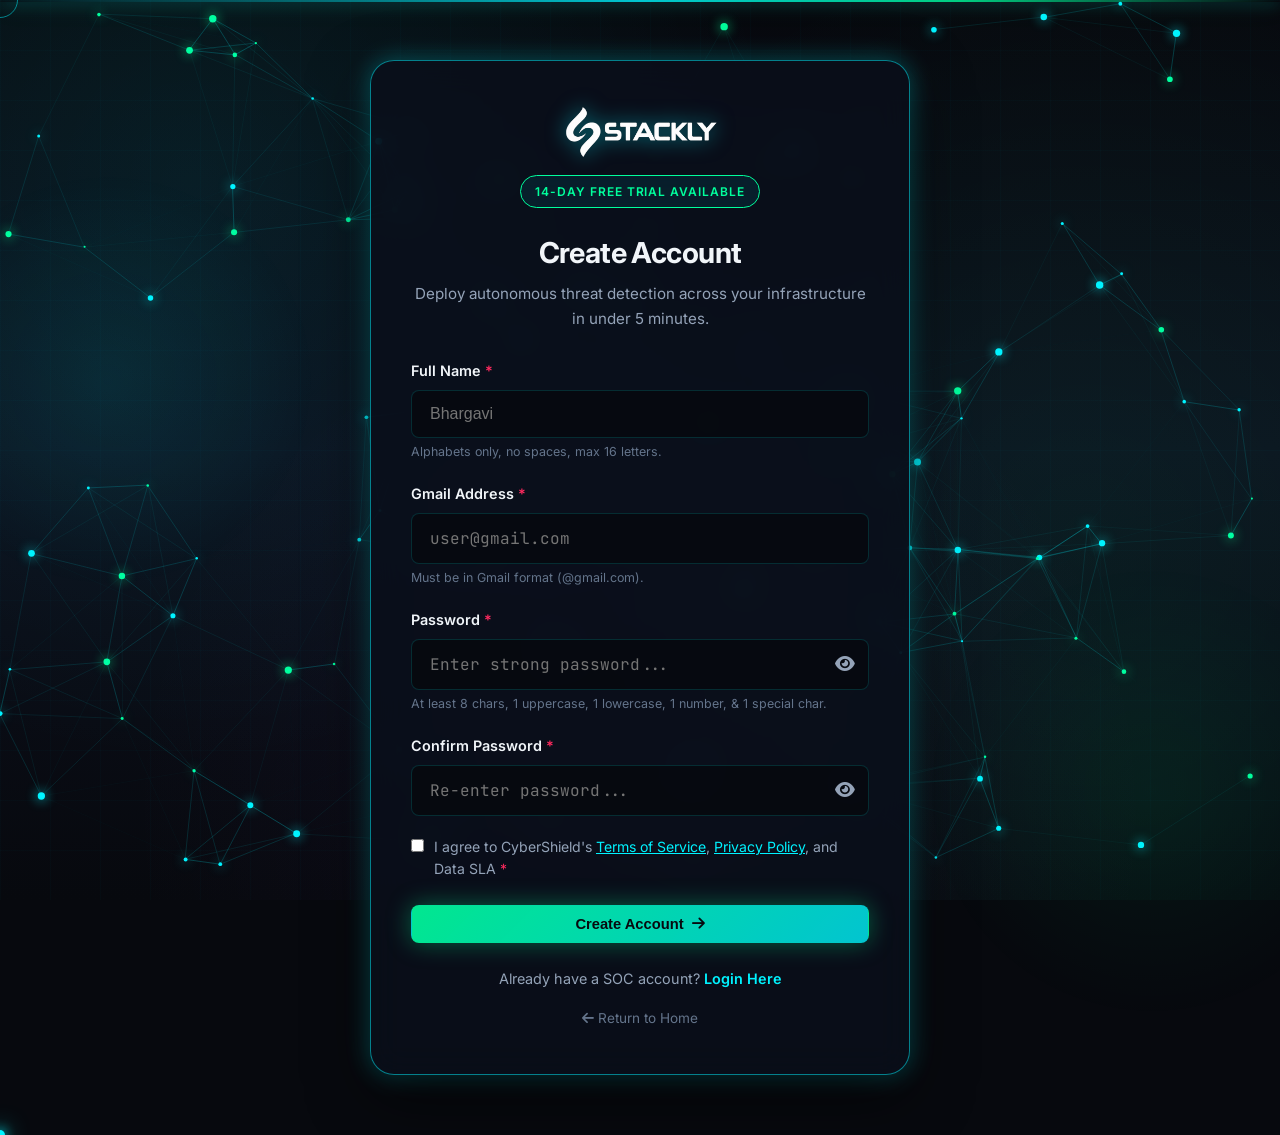
<file: create-account.html>
<!DOCTYPE html>
<html lang="en">
<head>
  <meta charset="UTF-8">
  <meta name="viewport" content="width=device-width, initial-scale=1.0">
  <title>Create Account | CyberShield Defense Registration</title>
  <meta name="description" content="Deploy CyberShield autonomous SOC protection for your cloud workloads and enterprise endpoints in under 5 minutes.">
  
  <!-- Favicon Logo matching referral -->
  <link rel="icon" type="image/webp" href="assets/logoStackly.webp">

  <link rel="preconnect" href="https://fonts.googleapis.com">
  <link rel="preconnect" href="https://fonts.gstatic.com" crossorigin>
  <link href="https://fonts.googleapis.com/css2?family=Inter:wght@300;400;500;600;700;800&family=JetBrains Mono:wght@400;600;800&display=swap" rel="stylesheet">
  <link rel="stylesheet" href="https://cdnjs.cloudflare.com/ajax/libs/font-awesome/6.5.2/css/all.min.css">
  <link rel="stylesheet" href="styles.css">
</head>
<body>

  <!-- PRELOADER OVERLAY (Matching Referral Website) -->
  <div id="preloader-overlay" class="preloader-overlay">
    <div class="preloader-wrapper">
      <div class="preloader-graphics-stage">
        <img src="assets/logoStackly.webp" alt="CyberShield Logo" class="preloader-icon">
      </div>
      <div class="preloader-status-text">INITIALIZING CYBERSHIELD PLATFORM...</div>
      <div class="preloader-bar-bg">
        <div id="preloader-bar-fill" class="preloader-bar-fill"></div>
      </div>
      <div id="preloader-percent-label" class="preloader-percent-label">0%</div>
    </div>
  </div>

  <!-- Global Interactive Fixed Particle Canvas -->
  <canvas id="global-bg-canvas"></canvas>

  <div class="cyber-grid-overlay"></div>

  <!-- Registration Card Container -->
  <section class="auth-container">
    <div class="auth-card reveal-on-scroll" style="max-width: 540px;">
      <!-- Centered Logo and Header -->
      <div class="auth-header" style="text-align: center;">
        <a href="index.html" title="Return to Home" style="display: block; text-align: center; margin: 0 auto 16px auto;">
          <img src="assets/logoStackly.webp" alt="CyberShield Logo" class="brand-logo-img" style="height: 54px; margin: 0 auto; display: block;">
        </a>
        <div class="cyber-badge" style="border-color: var(--matrix-green); color: var(--matrix-green); font-size: 0.75rem; margin-bottom: 12px; display: inline-block;">14-DAY FREE TRIAL AVAILABLE</div>
        <h2>Create Account</h2>
        <p style="color: var(--text-muted); font-size: 0.95rem;">Deploy autonomous threat detection across your infrastructure in under 5 minutes.</p>
      </div>

      <form id="create-account-form" onsubmit="handleCreateAccountSubmit(event)">
        <!-- Full Name Field (Alphabets only, max 16, no spaces) -->
        <div class="form-group">
          <label class="form-label" for="account-name">Full Name <span style="color: var(--alert-red);">*</span></label>
          <input type="text" id="account-name" class="form-input" placeholder="Bhargavi" maxlength="16" pattern="[A-Za-z]{1,16}" title="Full name must contain only alphabets with no spaces (maximum 16 characters)." required onkeydown="if(event.key === ' ') event.preventDefault();" oninput="this.value = this.value.replace(/[^a-zA-Z]/g, '').slice(0, 16);">
          <small style="color: var(--text-dim); font-size: 0.78rem; display: block; margin-top: 4px;">Alphabets only, no spaces, max 16 letters.</small>
        </div>

        <!-- Gmail Address Field (Gmail format only) -->
        <div class="form-group">
          <label class="form-label" for="account-gmail">Gmail Address <span style="color: var(--alert-red);">*</span></label>
          <input type="email" id="account-gmail" class="form-input font-mono" placeholder="user@gmail.com" pattern="^[a-zA-Z0-9._%+-]+@gmail\.com$" title="Must be a valid Gmail address ending with @gmail.com" required>
          <small style="color: var(--text-dim); font-size: 0.78rem; display: block; margin-top: 4px;">Must be in Gmail format (@gmail.com).</small>
        </div>

        <!-- Strong Password Field with Eye Mask -->
        <div class="form-group">
          <label class="form-label" for="account-password">Password <span style="color: var(--alert-red);">*</span></label>
          <div style="position: relative;">
            <input type="password" id="account-password" class="form-input font-mono" placeholder="Enter strong password..." pattern="(?=.*\d)(?=.*[a-z])(?=.*[A-Z])(?=.*[\W_]).{8,}" title="Password must be at least 8 characters long and contain at least one uppercase letter, one lowercase letter, one number, and one special character." required style="padding-right: 42px;" oninput="validatePasswordMatch();">
            <i class="fa-solid fa-eye" id="toggle-pass-btn" onclick="togglePasswordMask('account-password', 'toggle-pass-btn')" style="position: absolute; right: 14px; top: 50%; transform: translateY(-50%); cursor: pointer; color: var(--text-muted); font-size: 1.1rem; z-index: 5;" title="Toggle Password Eye Mask"></i>
          </div>
          <small style="color: var(--text-dim); font-size: 0.78rem; display: block; margin-top: 4px;">At least 8 chars, 1 uppercase, 1 lowercase, 1 number, & 1 special char.</small>
        </div>

        <!-- Confirm Password Field with Eye Mask -->
        <div class="form-group">
          <label class="form-label" for="account-confirm-password">Confirm Password <span style="color: var(--alert-red);">*</span></label>
          <div style="position: relative;">
            <input type="password" id="account-confirm-password" class="form-input font-mono" placeholder="Re-enter password..." required style="padding-right: 42px;" oninput="validatePasswordMatch();">
            <i class="fa-solid fa-eye" id="toggle-confirm-pass-btn" onclick="togglePasswordMask('account-confirm-password', 'toggle-confirm-pass-btn')" style="position: absolute; right: 14px; top: 50%; transform: translateY(-50%); cursor: pointer; color: var(--text-muted); font-size: 1.1rem; z-index: 5;" title="Toggle Confirm Password Eye Mask"></i>
          </div>
          <div id="password-match-error" style="color: var(--alert-red); font-size: 0.8rem; display: none; margin-top: 4px;">Passwords do not match!</div>
        </div>

        <!-- Mandatory Terms and Conditions Checkbox -->
        <div class="form-group" style="margin-bottom: 24px;">
          <label style="display: flex; align-items: flex-start; gap: 10px; cursor: pointer; font-size: 0.88rem; color: var(--text-muted);">
            <input type="checkbox" id="terms-checkbox" required style="accent-color: var(--primary-cyan); margin-top: 3px; cursor: pointer;">
            <span>I agree to CyberShield's <a href="404.html" style="color: var(--primary-cyan);">Terms of Service</a>, <a href="404.html" style="color: var(--primary-cyan);">Privacy Policy</a>, and Data SLA <span style="color: var(--alert-red);">*</span></span>
          </label>
        </div>

        <!-- Submit Button -->
        <button type="submit" class="btn btn-glow-green" style="width: 100%; justify-content: center;">
          <span>Create Account</span>
          <i class="fa-solid fa-arrow-right"></i>
        </button>
      </form>

      <div style="text-align: center; margin-top: 24px; font-size: 0.9rem; color: var(--text-muted);">
        Already have a SOC account? <a href="login.html" style="color: var(--primary-cyan); font-weight: 600; text-decoration: none;">Login Here</a>
        <div style="margin-top: 16px;">
          <a href="index.html" style="color: var(--text-dim); text-decoration: none; font-size: 0.85rem;"><i class="fa-solid fa-arrow-left"></i> Return to Home</a>
        </div>
      </div>
    </div>
  </section>

  <script src="script.js"></script>
  <script>
    function togglePasswordMask(inputId, iconId) {
      const input = document.getElementById(inputId);
      const icon = document.getElementById(iconId);
      if (!input || !icon) return;

      if (input.type === 'password') {
        input.type = 'text';
        icon.classList.remove('fa-eye');
        icon.classList.add('fa-eye-slash');
      } else {
        input.type = 'password';
        icon.classList.remove('fa-eye-slash');
        icon.classList.add('fa-eye');
      }
    }

    function validatePasswordMatch() {
      const pass = document.getElementById('account-password').value;
      const confirmPass = document.getElementById('account-confirm-password').value;
      const confirmPassInput = document.getElementById('account-confirm-password');
      const errorMsg = document.getElementById('password-match-error');

      if (confirmPass && pass !== confirmPass) {
        confirmPassInput.setCustomValidity("Passwords do not match");
        if (errorMsg) errorMsg.style.display = 'block';
      } else {
        confirmPassInput.setCustomValidity("");
        if (errorMsg) errorMsg.style.display = 'none';
      }
    }

    function handleCreateAccountSubmit(e) {
      e.preventDefault();

      const name = document.getElementById('account-name').value.trim();
      const gmail = document.getElementById('account-gmail').value.trim();
      const pass = document.getElementById('account-password').value;
      const confirmPass = document.getElementById('account-confirm-password').value;
      const termsChecked = document.getElementById('terms-checkbox').checked;

      // Validate Name: alphabets only, max 16, no spaces
      if (!/^[a-zA-Z]{1,16}$/.test(name)) {
        alert('Full name must contain only alphabets with no spaces (maximum 16 characters).');
        document.getElementById('account-name').focus();
        return;
      }

      // Validate Gmail format
      if (!/^[a-zA-Z0-9._%+-]+@gmail\.com$/.test(gmail)) {
        alert('Gmail address must be in valid Gmail format (e.g. username@gmail.com).');
        document.getElementById('account-gmail').focus();
        return;
      }

      // Validate Passwords match
      if (pass !== confirmPass) {
        alert('Passwords do not match!');
        document.getElementById('account-confirm-password').focus();
        return;
      }

      // Validate Terms checked
      if (!termsChecked) {
        alert('You must accept the Terms and Conditions to create an account.');
        document.getElementById('terms-checkbox').focus();
        return;
      }

      // Save to localStorage cyber_accounts
      let accounts = [];
      try {
        accounts = JSON.parse(localStorage.getItem('cyber_accounts') || '[]');
      } catch (err) {
        accounts = [];
      }
      const existingIndex = accounts.findIndex(acc => acc.email.toLowerCase() === gmail.toLowerCase());
      if (existingIndex >= 0) {
        accounts[existingIndex] = { name, email: gmail, password: pass };
      } else {
        accounts.push({ name, email: gmail, password: pass });
      }
      localStorage.setItem('cyber_accounts', JSON.stringify(accounts));

      // Save user session for smooth instant login
      sessionStorage.setItem('just_created_account', JSON.stringify({ name, email: gmail, password: pass }));
      sessionStorage.setItem('cyber_user_email', gmail);
      sessionStorage.setItem('cyber_user_name', name);
      localStorage.setItem('cyber_user_email', gmail);
      localStorage.setItem('cyber_user_name', name);

      // Redirect to login page
      alert('Account created successfully! Redirecting to login page...');
      window.location.href = 'login.html';
    }
  </script>
</body>
</html>
</file>
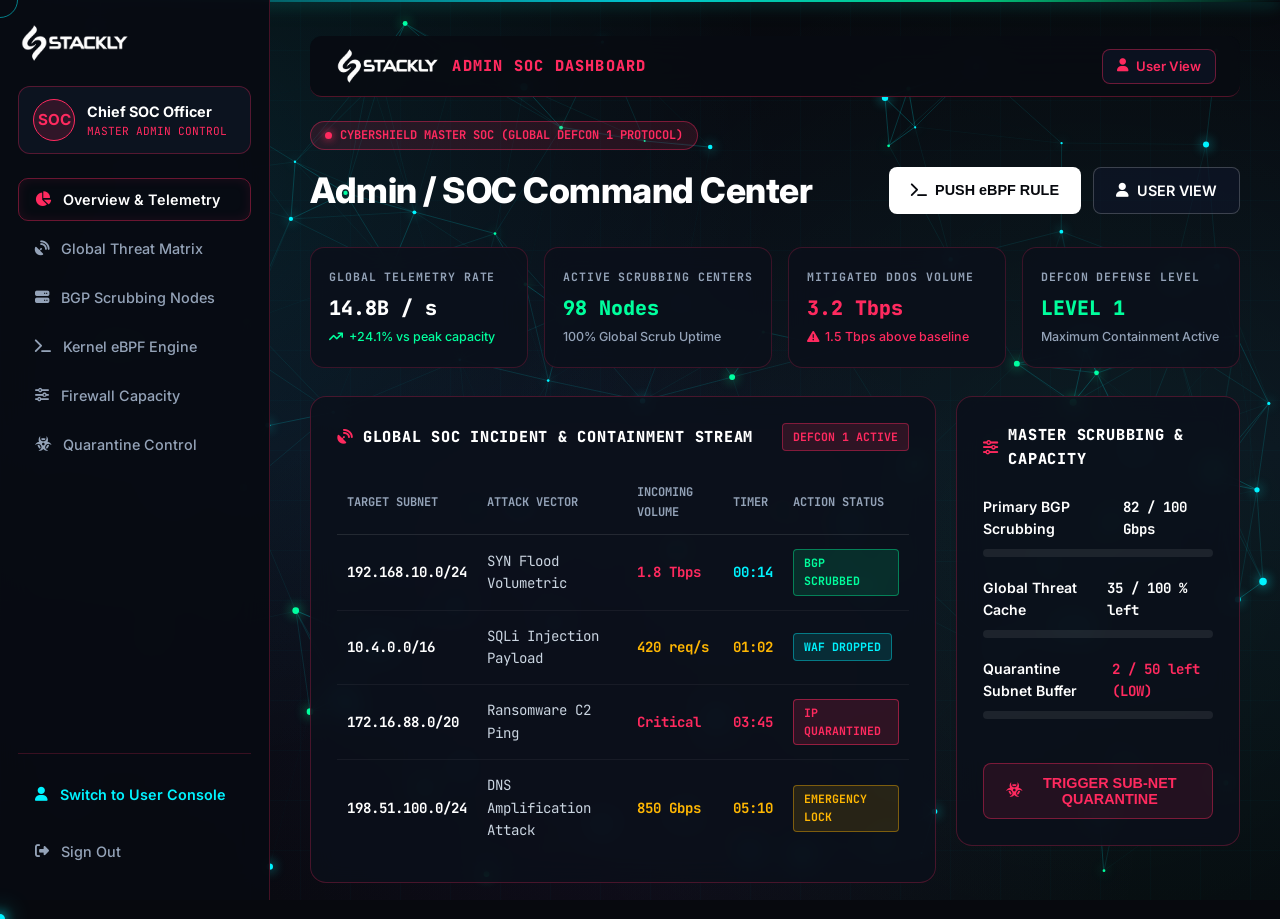
<file: dashboard-admin.html>
<!DOCTYPE html>
<html lang="en">
<head>
  <meta charset="UTF-8">
  <meta name="viewport" content="width=device-width, initial-scale=1.0">
  <title>Admin SOC Command Center | CyberShield</title>
  <meta name="description" content="CyberShield Admin SOC Command Center for global telemetry control, threat containment, and infrastructure status.">
  <link rel="icon" type="image/webp" href="assets/logoStackly.webp">

  <link rel="preconnect" href="https://fonts.googleapis.com">
  <link rel="preconnect" href="https://fonts.gstatic.com" crossorigin>
  <link href="https://fonts.googleapis.com/css2?family=Inter:wght@300;400;500;600;700;800&family=JetBrains+Mono:wght@400;600;800&display=swap" rel="stylesheet">
  <link rel="stylesheet" href="https://cdnjs.cloudflare.com/ajax/libs/font-awesome/6.5.2/css/all.min.css">
  <link rel="stylesheet" href="styles.css">
  <style>
    /* Reset button styles inside sidebar nav */
    .dash-sidebar-nav button.dash-nav-item {
      width: 100%;
      text-align: left;
      background: transparent;
      font-family: inherit;
      cursor: pointer;
    }
  </style>
</head>
<body>

  <!-- PRELOADER OVERLAY -->
  <div id="preloader-overlay" class="preloader-overlay">
    <div class="preloader-wrapper">
      <div class="preloader-graphics-stage">
        <img src="assets/logoStackly.webp" alt="CyberShield Logo" class="preloader-icon">
      </div>
      <div class="preloader-status-text" style="color: #ff2a5f;">INITIALIZING ADMIN COMMAND CENTER...</div>
      <div class="preloader-bar-bg">
        <div id="preloader-bar-fill" class="preloader-bar-fill" style="background: linear-gradient(90deg, #ff2a5f, var(--warning-amber));"></div>
      </div>
      <div id="preloader-percent-label" class="preloader-percent-label" style="color: #ff2a5f;">0%</div>
    </div>
  </div>

  <!-- Global Interactive Fixed Particle Canvas & Scanline -->
  <canvas id="global-bg-canvas"></canvas>
  <div class="cyber-scanline"></div>
  <div class="cyber-grid-overlay"></div>

  <!-- Referral Sidebar Dashboard Layout -->
  <div class="dash-layout">

    <!-- Left Sidebar Navigation -->
    <aside class="dash-sidebar" id="admin-dash-sidebar" style="border-right-color: rgba(255, 42, 95, 0.25);">
      <div>
        <!-- Brand Logo Block & Mobile Close Button -->
        <div style="display: flex; justify-content: space-between; align-items: center; margin-bottom: 24px;">
          <a href="index.html" class="dash-brand-block" style="margin-bottom: 0;">
            <img src="assets/logoStackly.webp" alt="CyberShield Logo" style="height: 38px;">
          </a>
          <button type="button" class="dash-sidebar-close-btn" onclick="toggleDashSidebar(false)" aria-label="Close Navigation">
            <i class="fa-solid fa-xmark"></i>
          </button>
        </div>

        <!-- User Info Card -->
        <div class="dash-sidebar-user-card" style="border-color: rgba(255, 42, 95, 0.3);">
          <div class="dash-avatar" style="border-color: #ff2a5f; color: #ff2a5f; background: rgba(255, 42, 95, 0.15);">SOC</div>
          <div>
            <div style="font-weight: 700; font-size: 0.9rem; color: #ffffff;">Chief SOC Officer</div>
            <div style="font-size: 0.7rem; color: #ff2a5f; font-family: var(--font-mono);">MASTER ADMIN CONTROL</div>
          </div>
        </div>

        <!-- Sidebar Menu Buttons -->
        <nav class="dash-sidebar-nav">
          <button type="button" onclick="switchAdminTab('admin-tab-overview', this)" class="dash-nav-item active" style="border-color: rgba(255, 42, 95, 0.4); box-shadow: inset 0 0 12px rgba(255, 42, 95, 0.1);">
            <i class="fa-solid fa-chart-pie" style="color: #ff2a5f;"></i>
            <span>Overview & Telemetry</span>
          </button>
          <button type="button" onclick="switchAdminTab('admin-tab-matrix', this)" class="dash-nav-item">
            <i class="fa-solid fa-satellite-dish"></i>
            <span>Global Threat Matrix</span>
          </button>
          <button type="button" onclick="switchAdminTab('admin-tab-bgp', this)" class="dash-nav-item">
            <i class="fa-solid fa-server"></i>
            <span>BGP Scrubbing Nodes</span>
          </button>
          <button type="button" onclick="switchAdminTab('admin-tab-ebpf', this)" class="dash-nav-item">
            <i class="fa-solid fa-terminal"></i>
            <span>Kernel eBPF Engine</span>
          </button>
          <button type="button" onclick="switchAdminTab('admin-tab-firewall', this)" class="dash-nav-item">
            <i class="fa-solid fa-sliders"></i>
            <span>Firewall Capacity</span>
          </button>
          <button type="button" onclick="switchAdminTab('admin-tab-quarantine', this)" class="dash-nav-item">
            <i class="fa-solid fa-biohazard"></i>
            <span>Quarantine Control</span>
          </button>
        </nav>
      </div>

      <!-- Bottom Sidebar Links -->
      <div class="dash-sidebar-footer" style="border-top-color: rgba(255, 42, 95, 0.2);">
        <a href="dashboard-user.html" class="dash-nav-item" style="color: var(--primary-cyan); font-weight: 600;">
          <i class="fa-solid fa-user"></i>
          <span>Switch to User Console</span>
        </a>
        <a href="login.html" class="dash-nav-item">
          <i class="fa-solid fa-right-from-bracket"></i>
          <span>Sign Out</span>
        </a>
      </div>
    </aside>

    <!-- Main Dashboard Area -->
    <main class="dash-main-area">

      <!-- Sticky Top Header Navbar -->
      <header class="dash-sticky-navbar admin-sticky-navbar">
        <div class="dash-navbar-brand">
          <a href="index.html" class="logo">
            <img src="assets/logoStackly.webp" alt="CyberShield Logo" style="height: 36px;">
          </a>
          <span class="dash-navbar-title" style="color: #ff2a5f;">ADMIN SOC DASHBOARD</span>
        </div>
        <div class="dash-navbar-actions">
          <a href="dashboard-user.html" class="dash-btn-outline" style="padding: 6px 14px; font-size: 0.82rem; border-color: rgba(255, 42, 95, 0.4); color: #ff2a5f;">
            <i class="fa-solid fa-user"></i> User View
          </a>
          <button type="button" class="dash-mobile-toggle" onclick="toggleDashSidebar()" aria-label="Toggle Navigation" style="color: #ff2a5f; border-color: rgba(255, 42, 95, 0.4);">
            <i class="fa-solid fa-bars"></i>
          </button>
        </div>
      </header>

      <!-- ==================== TAB 1: OVERVIEW & TELEMETRY ==================== -->
      <div id="admin-tab-overview" class="admin-tab-view">
        <div>
          <div class="dash-top-badge" style="background: rgba(255, 42, 95, 0.12); border-color: rgba(255, 42, 95, 0.4); color: #ff2a5f;">
            <span class="dash-dot-indicator" style="background: #ff2a5f; box-shadow: 0 0 8px #ff2a5f;"></span>
            CYBERSHIELD MASTER SOC (GLOBAL DEFCON 1 PROTOCOL)
          </div>
        </div>

        <div class="dash-title-row">
          <h1 style="font-size: 2.2rem; font-weight: 800; color: #ffffff; letter-spacing: -0.5px; margin: 0;">
            Admin / SOC Command Center
          </h1>
          <div style="display: flex; gap: 12px; flex-wrap: wrap;">
            <button onclick="window.location.href='404.html';" class="dash-btn-primary-white">
              <i class="fa-solid fa-terminal"></i> PUSH eBPF RULE
            </button>
            <a href="dashboard-user.html" class="dash-btn-outline">
              <i class="fa-solid fa-user"></i> USER VIEW
            </a>
          </div>
        </div>

        <!-- 4 Stat Cards Grid -->
        <div class="dash-metrics-grid">
          <div class="dash-stat-card" style="border-color: rgba(255, 42, 95, 0.2);">
            <div class="dash-stat-label">GLOBAL TELEMETRY RATE</div>
            <div class="dash-stat-value">14.8B / s</div>
            <div class="dash-stat-sub"><i class="fa-solid fa-arrow-trend-up"></i> +24.1% vs peak capacity</div>
          </div>
          <div class="dash-stat-card" style="border-color: rgba(255, 42, 95, 0.2);">
            <div class="dash-stat-label">ACTIVE SCRUBBING CENTERS</div>
            <div class="dash-stat-value green">98 Nodes</div>
            <div class="dash-stat-sub" style="color: var(--text-muted);">100% Global Scrub Uptime</div>
          </div>
          <div class="dash-stat-card" style="border-color: rgba(255, 42, 95, 0.2);">
            <div class="dash-stat-label">MITIGATED DDoS VOLUME</div>
            <div class="dash-stat-value" style="color: #ff2a5f;">3.2 Tbps</div>
            <div class="dash-stat-sub" style="color: #ff2a5f;"><i class="fa-solid fa-triangle-exclamation"></i> 1.5 Tbps above baseline</div>
          </div>
          <div class="dash-stat-card" style="border-color: rgba(255, 42, 95, 0.2);">
            <div class="dash-stat-label">DEFCON DEFENSE LEVEL</div>
            <div class="dash-stat-value green">LEVEL 1</div>
            <div class="dash-stat-sub" style="color: var(--text-muted);">Maximum Containment Active</div>
          </div>
        </div>

        <!-- Content 2-Column Grid -->
        <div class="dash-content-grid">
          <div class="dash-panel-card" style="border-color: rgba(255, 42, 95, 0.25);">
            <div class="dash-panel-header">
              <div class="dash-panel-title">
                <i class="fa-solid fa-satellite-dish" style="color: #ff2a5f;"></i>
                GLOBAL SOC INCIDENT & CONTAINMENT STREAM
              </div>
              <span class="dash-pill-status" style="background: rgba(255,42,95,0.15); border-color: rgba(255,42,95,0.4); color: #ff2a5f;">
                DEFCON 1 ACTIVE
              </span>
            </div>
            <div style="overflow-x: auto;">
              <table style="width: 100%; border-collapse: collapse; text-align: left; font-size: 0.88rem;">
                <thead>
                  <tr style="border-bottom: 1px solid rgba(255,255,255,0.1); color: var(--text-muted); font-family: var(--font-mono); font-size: 0.75rem;">
                    <th style="padding: 12px 10px;">TARGET SUBNET</th>
                    <th style="padding: 12px 10px;">ATTACK VECTOR</th>
                    <th style="padding: 12px 10px;">INCOMING VOLUME</th>
                    <th style="padding: 12px 10px;">TIMER</th>
                    <th style="padding: 12px 10px;">ACTION STATUS</th>
                  </tr>
                </thead>
                <tbody style="font-family: var(--font-mono);">
                  <tr style="border-bottom: 1px solid rgba(255,255,255,0.05);">
                    <td style="padding: 14px 10px; font-weight: 700; color: #ffffff;">192.168.10.0/24</td>
                    <td style="padding: 14px 10px; color: #cbd5e1;">SYN Flood Volumetric</td>
                    <td style="padding: 14px 10px; color: #ff2a5f; font-weight: 700;">1.8 Tbps</td>
                    <td style="padding: 14px 10px; color: var(--primary-cyan); font-weight: 700;">00:14</td>
                    <td style="padding: 14px 10px;">
                      <span class="dash-pill-status" style="background: rgba(0, 255, 157, 0.12); border-color: rgba(0, 255, 157, 0.4); color: var(--matrix-green);">BGP SCRUBBED</span>
                    </td>
                  </tr>
                  <tr style="border-bottom: 1px solid rgba(255,255,255,0.05);">
                    <td style="padding: 14px 10px; font-weight: 700; color: #ffffff;">10.4.0.0/16</td>
                    <td style="padding: 14px 10px; color: #cbd5e1;">SQLi Injection Payload</td>
                    <td style="padding: 14px 10px; color: var(--warning-amber); font-weight: 700;">420 req/s</td>
                    <td style="padding: 14px 10px; color: var(--warning-amber); font-weight: 700;">01:02</td>
                    <td style="padding: 14px 10px;">
                      <span class="dash-pill-status" style="background: rgba(0, 243, 255, 0.12); border-color: rgba(0, 243, 255, 0.4); color: var(--primary-cyan);">WAF DROPPED</span>
                    </td>
                  </tr>
                  <tr style="border-bottom: 1px solid rgba(255,255,255,0.05);">
                    <td style="padding: 14px 10px; font-weight: 700; color: #ffffff;">172.16.88.0/20</td>
                    <td style="padding: 14px 10px; color: #cbd5e1;">Ransomware C2 Ping</td>
                    <td style="padding: 14px 10px; color: #ff2a5f; font-weight: 700;">Critical</td>
                    <td style="padding: 14px 10px; color: #ff2a5f; font-weight: 700;">03:45</td>
                    <td style="padding: 14px 10px;">
                      <span class="dash-pill-status" style="background: rgba(255, 42, 95, 0.15); border-color: rgba(255, 42, 95, 0.5); color: #ff2a5f;">IP QUARANTINED</span>
                    </td>
                  </tr>
                  <tr>
                    <td style="padding: 14px 10px; font-weight: 700; color: #ffffff;">198.51.100.0/24</td>
                    <td style="padding: 14px 10px; color: #cbd5e1;">DNS Amplification Attack</td>
                    <td style="padding: 14px 10px; color: var(--warning-amber); font-weight: 700;">850 Gbps</td>
                    <td style="padding: 14px 10px; color: var(--warning-amber); font-weight: 700;">05:10</td>
                    <td style="padding: 14px 10px;">
                      <span class="dash-pill-status" style="background: rgba(255, 183, 3, 0.12); border-color: rgba(255, 183, 3, 0.4); color: var(--warning-amber);">EMERGENCY LOCK</span>
                    </td>
                  </tr>
                </tbody>
              </table>
            </div>
          </div>

          <div class="dash-panel-card" style="border-color: rgba(255, 42, 95, 0.25);">
            <div class="dash-panel-title" style="margin-bottom: 24px;">
              <i class="fa-solid fa-sliders" style="color: #ff2a5f;"></i>
              MASTER SCRUBBING & CAPACITY
            </div>
            <div class="dash-progress-item">
              <div class="dash-progress-labels">
                <span style="font-weight: 600; color: #ffffff;">Primary BGP Scrubbing</span>
                <span style="font-family: var(--font-mono); font-weight: 700; color: #ffffff;">82 / 100 Gbps</span>
              </div>
              <div class="dash-progress-track">
                <div class="dash-progress-fill" style="width: 82%; background: #ffffff;"></div>
              </div>
            </div>
            <div class="dash-progress-item">
              <div class="dash-progress-labels">
                <span style="font-weight: 600; color: #ffffff;">Global Threat Cache</span>
                <span style="font-family: var(--font-mono); font-weight: 700; color: #ffffff;">35 / 100 % left</span>
              </div>
              <div class="dash-progress-track">
                <div class="dash-progress-fill" style="width: 65%; background: var(--matrix-green);"></div>
              </div>
            </div>
            <div class="dash-progress-item">
              <div class="dash-progress-labels">
                <span style="font-weight: 600; color: #ffffff;">Quarantine Subnet Buffer</span>
                <span style="font-family: var(--font-mono); font-weight: 700; color: #ff2a5f;">2 / 50 left (LOW)</span>
              </div>
              <div class="dash-progress-track">
                <div class="dash-progress-fill" style="width: 10%; background: #ff2a5f;"></div>
              </div>
            </div>
            <button onclick="window.location.href='404.html';" class="dash-btn-outline" style="width: 100%; justify-content: center; margin-top: 24px; border-color: rgba(255, 42, 95, 0.4); background: rgba(255, 42, 95, 0.1); color: #ff2a5f;">
              <i class="fa-solid fa-biohazard"></i> TRIGGER SUB-NET QUARANTINE
            </button>
          </div>
        </div>
      </div>

      <!-- ==================== TAB 2: GLOBAL THREAT MATRIX ==================== -->
      <div id="admin-tab-matrix" class="admin-tab-view" style="display: none;">
        <div>
          <div class="dash-top-badge" style="background: rgba(255, 42, 95, 0.12); border-color: rgba(255, 42, 95, 0.4); color: #ff2a5f;">
            <span class="dash-dot-indicator" style="background: #ff2a5f;"></span>
            DEFCON 1 GLOBAL THREAT MATRIX & LIVE CONTAINMENT
          </div>
        </div>

        <div class="dash-title-row">
          <h1 style="font-size: 2.2rem; font-weight: 800; color: #ffffff; letter-spacing: -0.5px; margin: 0;">
            Global Threat Matrix & Containment Stream
          </h1>
          <div style="display: flex; gap: 12px; flex-wrap: wrap;">
            <button onclick="window.location.href='404.html';" class="dash-btn-primary-white">
              <i class="fa-solid fa-download"></i> EXPORT MATRIX JSON
            </button>
          </div>
        </div>

        <div class="dash-metrics-grid">
          <div class="dash-stat-card" style="border-color: rgba(255,42,95,0.2);">
            <div class="dash-stat-label">CONTAINED ATTACKS (24H)</div>
            <div class="dash-stat-value" style="color: #ff2a5f;">142,890</div>
            <div class="dash-stat-sub" style="color: #ff2a5f;"><i class="fa-solid fa-shield-virus"></i> High volume mitigated</div>
          </div>
          <div class="dash-stat-card" style="border-color: rgba(255,42,95,0.2);">
            <div class="dash-stat-label">TOP ATTACK VECTOR</div>
            <div class="dash-stat-value">UDP Flood</div>
            <div class="dash-stat-sub" style="color: var(--text-muted);">L4 Volumetric</div>
          </div>
          <div class="dash-stat-card" style="border-color: rgba(255,42,95,0.2);">
            <div class="dash-stat-label">PRIMARY TARGET REGION</div>
            <div class="dash-stat-value">US-East</div>
            <div class="dash-stat-sub" style="color: var(--text-muted);">Ashburn Datacenter PoP</div>
          </div>
          <div class="dash-stat-card" style="border-color: rgba(255,42,95,0.2);">
            <div class="dash-stat-label">AUTOPILOT BLOCK RATE</div>
            <div class="dash-stat-value green">100%</div>
            <div class="dash-stat-sub" style="color: var(--matrix-green);"><i class="fa-solid fa-check"></i> Zero bypasses</div>
          </div>
        </div>

        <div class="dash-panel-card" style="border-color: rgba(255,42,95,0.25);">
          <div class="dash-panel-title" style="margin-bottom: 20px;">
            <i class="fa-solid fa-map-location-dot" style="color: #ff2a5f;"></i>
            GLOBAL ATTACK VECTOR & INCIDENT STREAM LOG
          </div>
          <div style="overflow-x: auto;">
            <table style="width: 100%; border-collapse: collapse; text-align: left; font-size: 0.88rem;">
              <thead>
                <tr style="border-bottom: 1px solid rgba(255,255,255,0.1); color: var(--text-muted); font-family: var(--font-mono); font-size: 0.75rem;">
                  <th style="padding: 12px 10px;">VECTOR ID</th>
                  <th style="padding: 12px 10px;">TARGET POP</th>
                  <th style="padding: 12px 10px;">ATTACK PATTERN</th>
                  <th style="padding: 12px 10px;">PEAK RATE</th>
                  <th style="padding: 12px 10px;">ADMIN COMMAND</th>
                </tr>
              </thead>
              <tbody style="font-family: var(--font-mono);">
                <tr style="border-bottom: 1px solid rgba(255,255,255,0.05);">
                  <td style="padding: 14px 10px; color: #ffffff; font-weight: 700;">#VEC-9901</td>
                  <td style="padding: 14px 10px; color: #cbd5e1;">Ashburn (US-East 1)</td>
                  <td style="padding: 14px 10px; color: #94a3b8;">DNS Amplification 850 Gbps</td>
                  <td style="padding: 14px 10px; color: #ff2a5f;">CRITICAL</td>
                  <td style="padding: 14px 10px;">
                    <button onclick="window.location.href='404.html';" class="dash-btn-outline" style="padding: 4px 10px; font-size: 0.75rem; border-color: #ff2a5f; color: #ff2a5f;">
                      <i class="fa-solid fa-ban"></i> QUARANTINE SUBNET
                    </button>
                  </td>
                </tr>
                <tr style="border-bottom: 1px solid rgba(255,255,255,0.05);">
                  <td style="padding: 14px 10px; color: #ffffff; font-weight: 700;">#VEC-9902</td>
                  <td style="padding: 14px 10px; color: #cbd5e1;">Frankfurt (EU-Central)</td>
                  <td style="padding: 14px 10px; color: #94a3b8;">HTTP/2 Rapid Reset Exploit</td>
                  <td style="padding: 14px 10px; color: var(--warning-amber);">HIGH</td>
                  <td style="padding: 14px 10px;">
                    <button onclick="window.location.href='404.html';" class="dash-btn-outline" style="padding: 4px 10px; font-size: 0.75rem;">
                      <i class="fa-solid fa-route"></i> BGP FILTER
                    </button>
                  </td>
                </tr>
              </tbody>
            </table>
          </div>
        </div>
      </div>

      <!-- ==================== TAB 3: BGP SCRUBBING NODES ==================== -->
      <div id="admin-tab-bgp" class="admin-tab-view" style="display: none;">
        <div>
          <div class="dash-top-badge" style="background: rgba(0, 255, 157, 0.1); border-color: rgba(0, 255, 157, 0.3); color: var(--matrix-green);">
            <span class="dash-dot-indicator"></span>
            98 GLOBAL BGP SCRUBBING CENTERS (100% ONLINE)
          </div>
        </div>

        <div class="dash-title-row">
          <h1 style="font-size: 2.2rem; font-weight: 800; color: #ffffff; letter-spacing: -0.5px; margin: 0;">
            BGP Scrubbing Centers & Anycast POP Control
          </h1>
          <div style="display: flex; gap: 12px; flex-wrap: wrap;">
            <button onclick="window.location.href='404.html';" class="dash-btn-primary-white">
              <i class="fa-solid fa-rotate"></i> REBALANCE ANYCAST BGP
            </button>
          </div>
        </div>

        <div class="dash-metrics-grid">
          <div class="dash-stat-card" style="border-color: rgba(255,42,95,0.2);">
            <div class="dash-stat-label">TOTAL AGGREGATE CAPACITY</div>
            <div class="dash-stat-value green">100 Tbps</div>
            <div class="dash-stat-sub"><i class="fa-solid fa-server"></i> Global Anycast Ring</div>
          </div>
          <div class="dash-stat-card" style="border-color: rgba(255,42,95,0.2);">
            <div class="dash-stat-label">CURRENT NETWORK LOAD</div>
            <div class="dash-stat-value">3.2 Tbps (3.2%)</div>
            <div class="dash-stat-sub" style="color: var(--matrix-green);">Massive headroom</div>
          </div>
          <div class="dash-stat-card" style="border-color: rgba(255,42,95,0.2);">
            <div class="dash-stat-label">ANYCAST POP CENTERS</div>
            <div class="dash-stat-value green">98 PoPs</div>
            <div class="dash-stat-sub" style="color: var(--matrix-green);">100% Online</div>
          </div>
          <div class="dash-stat-card" style="border-color: rgba(255,42,95,0.2);">
            <div class="dash-stat-label">AVERAGE EDGE LATENCY</div>
            <div class="dash-stat-value">8.4 ms</div>
            <div class="dash-stat-sub" style="color: var(--text-muted);">Global average</div>
          </div>
        </div>

        <div class="dash-panel-card" style="border-color: rgba(255,42,95,0.25);">
          <div class="dash-panel-title" style="margin-bottom: 20px;">
            <i class="fa-solid fa-network-wired" style="color: var(--primary-cyan);"></i>
            PRIMARY SCRUBBING POP CENTER STATUS & LATENCY
          </div>
          <div style="display: grid; grid-template-columns: repeat(auto-fit, minmax(280px, 1fr)); gap: 16px;">
            <div style="background: rgba(7,9,14,0.6); border: 1px solid var(--border-color); border-radius: 12px; padding: 18px;">
              <div style="display: flex; justify-content: space-between; align-items: center; margin-bottom: 8px;">
                <span style="font-weight: 700; color: #ffffff;">Ashburn PoP (US-East)</span>
                <span class="dash-pill-status" style="background: rgba(0,255,157,0.12); color: var(--matrix-green); border-color: var(--matrix-green);">100% CAPACITY</span>
              </div>
              <div style="font-size: 0.85rem; color: var(--text-muted); margin-bottom: 12px;">Latency: 0.012 ms | Load: 1.8 Tbps</div>
              <button onclick="window.location.href='404.html';" class="dash-btn-outline" style="width: 100%; justify-content: center; font-size: 0.8rem; padding: 8px;">
                <i class="fa-solid fa-sliders"></i> Deep Scrubbing Options
              </button>
            </div>

            <div style="background: rgba(7,9,14,0.6); border: 1px solid var(--border-color); border-radius: 12px; padding: 18px;">
              <div style="display: flex; justify-content: space-between; align-items: center; margin-bottom: 8px;">
                <span style="font-weight: 700; color: #ffffff;">Frankfurt PoP (EU-Central)</span>
                <span class="dash-pill-status" style="background: rgba(0,255,157,0.12); color: var(--matrix-green); border-color: var(--matrix-green);">100% CAPACITY</span>
              </div>
              <div style="font-size: 0.85rem; color: var(--text-muted); margin-bottom: 12px;">Latency: 0.014 ms | Load: 890 Gbps</div>
              <button onclick="window.location.href='404.html';" class="dash-btn-outline" style="width: 100%; justify-content: center; font-size: 0.8rem; padding: 8px;">
                <i class="fa-solid fa-sliders"></i> Deep Scrubbing Options
              </button>
            </div>
          </div>
        </div>
      </div>

      <!-- ==================== TAB 4: KERNEL eBPF ENGINE ==================== -->
      <div id="admin-tab-ebpf" class="admin-tab-view" style="display: none;">
        <div>
          <div class="dash-top-badge" style="background: rgba(255, 42, 95, 0.12); border-color: rgba(255, 42, 95, 0.4); color: #ff2a5f;">
            <span class="dash-dot-indicator" style="background: #ff2a5f;"></span>
            KERNEL-LEVEL eBPF PACKET FILTERING ENGINE
          </div>
        </div>

        <div class="dash-title-row">
          <h1 style="font-size: 2.2rem; font-weight: 800; color: #ffffff; letter-spacing: -0.5px; margin: 0;">
            Kernel eBPF Engine & Bytecode Compiler
          </h1>
          <div style="display: flex; gap: 12px; flex-wrap: wrap;">
            <button onclick="window.location.href='404.html';" class="dash-btn-primary-white">
              <i class="fa-solid fa-code"></i> COMPILE & DEPLOY RULE
            </button>
          </div>
        </div>

        <div class="dash-metrics-grid">
          <div class="dash-stat-card" style="border-color: rgba(255,42,95,0.2);">
            <div class="dash-stat-label">COMPILED RULES IN KERNEL</div>
            <div class="dash-stat-value green">1,420 Rules</div>
            <div class="dash-stat-sub"><i class="fa-solid fa-check"></i> JIT Compiled x86_64</div>
          </div>
          <div class="dash-stat-card" style="border-color: rgba(255,42,95,0.2);">
            <div class="dash-stat-label">AVG EXECUTION TIME</div>
            <div class="dash-stat-value">0.002 ms</div>
            <div class="dash-stat-sub" style="color: var(--matrix-green);">Zero context switches</div>
          </div>
          <div class="dash-stat-card" style="border-color: rgba(255,42,95,0.2);">
            <div class="dash-stat-label">JIT COMPILER STATUS</div>
            <div class="dash-stat-value green">ACTIVE</div>
            <div class="dash-stat-sub" style="color: var(--text-muted);">Ring 0 Execution</div>
          </div>
          <div class="dash-stat-card" style="border-color: rgba(255,42,95,0.2);">
            <div class="dash-stat-label">VERIFIER STATUS</div>
            <div class="dash-stat-value green">PASSED</div>
            <div class="dash-stat-sub" style="color: var(--text-muted);">0 Memory Leaks</div>
          </div>
        </div>

        <div class="dash-panel-card" style="border-color: rgba(255,42,95,0.25);">
          <div class="dash-panel-title" style="margin-bottom: 20px;">
            <i class="fa-solid fa-terminal" style="color: #ff2a5f;"></i>
            ACTIVE eBPF C KERNEL RULE SOURCE (filter_syn_flood.c)
          </div>
          <div class="pgp-key-code" style="color: var(--primary-cyan); font-size: 0.85rem; line-height: 1.6; white-space: pre-wrap;">SEC("xdp")
int filter_syn_flood(struct xdp_md *ctx) {
    void *data_end = (void *)(long)ctx->data_end;
    void *data     = (void *)(long)ctx->data;
    struct ethhdr *eth = data;
    if ((void *)(eth + 1) > data_end) return XDP_PASS;
    if (eth->h_proto == bpf_htons(ETH_P_IP)) {
        struct iphdr *iph = (void *)(eth + 1);
        if ((void *)(iph + 1) > data_end) return XDP_PASS;
        if (iph->protocol == IPPROTO_TCP) {
            struct tcphdr *tcph = (void *)(iph + 1);
            if ((void *)(tcph + 1) > data_end) return XDP_PASS;
            if (tcph->syn && !tcph->ack) return XDP_DROP; // Instant Sub-Millisecond Drop
        }
    }
    return XDP_PASS;
}</div>
        </div>
      </div>

      <!-- ==================== TAB 5: FIREWALL CAPACITY ==================== -->
      <div id="admin-tab-firewall" class="admin-tab-view" style="display: none;">
        <div>
          <div class="dash-top-badge" style="background: rgba(255, 42, 95, 0.12); border-color: rgba(255, 42, 95, 0.4); color: #ff2a5f;">
            <span class="dash-dot-indicator" style="background: #ff2a5f;"></span>
            GLOBAL FIREWALL & CAPACITY MANAGEMENT
          </div>
        </div>

        <div class="dash-title-row">
          <h1 style="font-size: 2.2rem; font-weight: 800; color: #ffffff; letter-spacing: -0.5px; margin: 0;">
            Firewall Capacity & Resource Depletion
          </h1>
          <div style="display: flex; gap: 12px; flex-wrap: wrap;">
            <button onclick="window.location.href='404.html';" class="dash-btn-primary-white">
              <i class="fa-solid fa-expand"></i> EXPAND BUFFER QUEUE
            </button>
          </div>
        </div>

        <div class="dash-metrics-grid">
          <div class="dash-stat-card" style="border-color: rgba(255,42,95,0.2);">
            <div class="dash-stat-label">SYN FLOOD TABLE</div>
            <div class="dash-stat-value green">18% Used</div>
            <div class="dash-stat-sub"><i class="fa-solid fa-check"></i> High availability</div>
          </div>
          <div class="dash-stat-card" style="border-color: rgba(255,42,95,0.2);">
            <div class="dash-stat-label">STATEFUL SESSION TRACK</div>
            <div class="dash-stat-value">42% Used</div>
            <div class="dash-stat-sub" style="color: var(--text-muted);">10M Concurrent Sessions</div>
          </div>
          <div class="dash-stat-card" style="border-color: rgba(255,42,95,0.2);">
            <div class="dash-stat-label">DNS CACHE POOL</div>
            <div class="dash-stat-value green">65% Used</div>
            <div class="dash-stat-sub" style="color: var(--text-muted);">Global Scrubbing Sync</div>
          </div>
          <div class="dash-stat-card" style="border-color: rgba(255,42,95,0.2);">
            <div class="dash-stat-label">QUARANTINE BUFFER</div>
            <div class="dash-stat-value" style="color: #ff2a5f;">10% Remaining</div>
            <div class="dash-stat-sub" style="color: #ff2a5f;"><i class="fa-solid fa-triangle-exclamation"></i> Low capacity</div>
          </div>
        </div>

        <div class="dash-panel-card" style="border-color: rgba(255,42,95,0.25);">
          <div class="dash-panel-title" style="margin-bottom: 24px;">
            <i class="fa-solid fa-sliders" style="color: #ff2a5f;"></i>
            MASTER FIREWALL BUFFER DEPLETION GAUGES
          </div>
          <div class="dash-progress-item">
            <div class="dash-progress-labels">
              <span style="font-weight: 600; color: #ffffff;">Primary BGP Scrubbing Bandwidth</span>
              <span style="font-family: var(--font-mono); font-weight: 700; color: #ffffff;">82 / 100 Gbps</span>
            </div>
            <div class="dash-progress-track">
              <div class="dash-progress-fill" style="width: 82%; background: #ffffff;"></div>
            </div>
          </div>
          <div class="dash-progress-item">
            <div class="dash-progress-labels">
              <span style="font-weight: 600; color: #ffffff;">Global Threat Cache Memory</span>
              <span style="font-family: var(--font-mono); font-weight: 700; color: #ffffff;">35 / 100 % left</span>
            </div>
            <div class="dash-progress-track">
              <div class="dash-progress-fill" style="width: 65%; background: var(--matrix-green);"></div>
            </div>
          </div>
          <div class="dash-progress-item">
            <div class="dash-progress-labels">
              <span style="font-weight: 600; color: #ffffff;">Quarantine Subnet Buffer</span>
              <span style="font-family: var(--font-mono); font-weight: 700; color: #ff2a5f;">2 / 50 left (LOW)</span>
            </div>
            <div class="dash-progress-track">
              <div class="dash-progress-fill" style="width: 10%; background: #ff2a5f;"></div>
            </div>
          </div>
        </div>
      </div>

      <!-- ==================== TAB 6: QUARANTINE CONTROL ==================== -->
      <div id="admin-tab-quarantine" class="admin-tab-view" style="display: none;">
        <div>
          <div class="dash-top-badge" style="background: rgba(255, 42, 95, 0.12); border-color: rgba(255, 42, 95, 0.4); color: #ff2a5f;">
            <span class="dash-dot-indicator" style="background: #ff2a5f;"></span>
            ROOT PRIVILEGE SUBNET & HOST QUARANTINE HUB
          </div>
        </div>

        <div class="dash-title-row">
          <h1 style="font-size: 2.2rem; font-weight: 800; color: #ffffff; letter-spacing: -0.5px; margin: 0;">
            Subnet Quarantine & Host Containment Hub
          </h1>
          <div style="display: flex; gap: 12px; flex-wrap: wrap;">
            <button onclick="window.location.href='404.html';" class="dash-btn-primary-white" style="background: #ff2a5f; color: #ffffff;">
              <i class="fa-solid fa-biohazard"></i> ISOLATE NEW SUBNET
            </button>
          </div>
        </div>

        <div class="dash-metrics-grid">
          <div class="dash-stat-card" style="border-color: rgba(255,42,95,0.2);">
            <div class="dash-stat-label">QUARANTINED SUBNETS</div>
            <div class="dash-stat-value" style="color: #ff2a5f;">3 Subnets</div>
            <div class="dash-stat-sub" style="color: #ff2a5f;"><i class="fa-solid fa-lock"></i> Isolated BGP Null-route</div>
          </div>
          <div class="dash-stat-card" style="border-color: rgba(255,42,95,0.2);">
            <div class="dash-stat-label">ISOLATED C2 HOSTS</div>
            <div class="dash-stat-value">18 Hosts</div>
            <div class="dash-stat-sub" style="color: var(--text-muted);">Ransomware containment</div>
          </div>
          <div class="dash-stat-card" style="border-color: rgba(255,42,95,0.2);">
            <div class="dash-stat-label">CONTAINMENT EFFICIENCY</div>
            <div class="dash-stat-value green">100%</div>
            <div class="dash-stat-sub" style="color: var(--matrix-green);"><i class="fa-solid fa-shield"></i> Zero leakage</div>
          </div>
          <div class="dash-stat-card" style="border-color: rgba(255,42,95,0.2);">
            <div class="dash-stat-label">SANCTUARY VAULT STATUS</div>
            <div class="dash-stat-value green">SECURE</div>
            <div class="dash-stat-sub" style="color: var(--text-muted);">Forensic snapshots active</div>
          </div>
        </div>

        <div class="dash-panel-card" style="border-color: rgba(255,42,95,0.25);">
          <div class="dash-panel-title" style="margin-bottom: 20px;">
            <i class="fa-solid fa-biohazard" style="color: #ff2a5f;"></i>
            CURRENTLY QUARANTINED SUBNET CIDR BLOCKS
          </div>
          <div style="overflow-x: auto;">
            <table style="width: 100%; border-collapse: collapse; text-align: left; font-size: 0.88rem;">
              <thead>
                <tr style="border-bottom: 1px solid rgba(255,255,255,0.1); color: var(--text-muted); font-family: var(--font-mono); font-size: 0.75rem;">
                  <th style="padding: 12px 10px;">TARGET CIDR</th>
                  <th style="padding: 12px 10px;">REASON / VECTOR</th>
                  <th style="padding: 12px 10px;">ISOLATION DURATION</th>
                  <th style="padding: 12px 10px;">ACTION COMMAND</th>
                </tr>
              </thead>
              <tbody style="font-family: var(--font-mono);">
                <tr style="border-bottom: 1px solid rgba(255,255,255,0.05);">
                  <td style="padding: 14px 10px; color: #ff2a5f; font-weight: 700;">192.168.10.0/24</td>
                  <td style="padding: 14px 10px; color: #cbd5e1;">Active Ransomware Exfiltration</td>
                  <td style="padding: 14px 10px; color: var(--warning-amber);">02h 14m active</td>
                  <td style="padding: 14px 10px;">
                    <button onclick="window.location.href='404.html';" class="dash-btn-outline" style="padding: 4px 10px; font-size: 0.75rem;">
                      <i class="fa-solid fa-unlock"></i> RELEASE SUBNET
                    </button>
                  </td>
                </tr>
                <tr style="border-bottom: 1px solid rgba(255,255,255,0.05);">
                  <td style="padding: 14px 10px; color: #ff2a5f; font-weight: 700;">172.16.88.0/20</td>
                  <td style="padding: 14px 10px; color: #cbd5e1;">Botnet C2 Gateway Detection</td>
                  <td style="padding: 14px 10px; color: var(--warning-amber);">05h 48m active</td>
                  <td style="padding: 14px 10px;">
                    <button onclick="window.location.href='404.html';" class="dash-btn-outline" style="padding: 4px 10px; font-size: 0.75rem;">
                      <i class="fa-solid fa-unlock"></i> RELEASE SUBNET
                    </button>
                  </td>
                </tr>
              </tbody>
            </table>
          </div>
        </div>
      </div>

    </main>

  </div>

  <script src="script.js"></script>
</body>
</html>
</file>
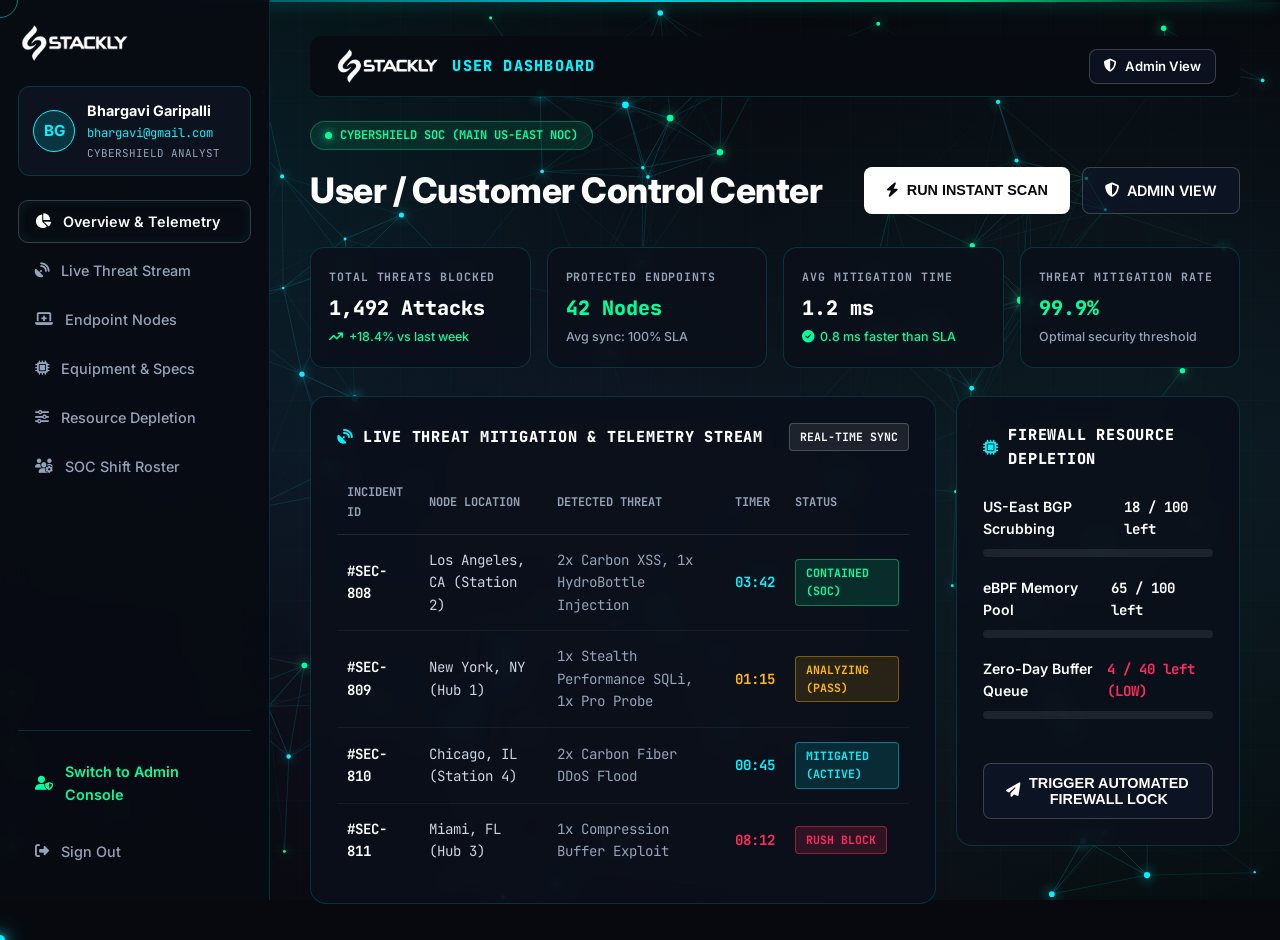
<file: dashboard-user.html>
<!DOCTYPE html>
<html lang="en">
<head>
  <meta charset="UTF-8">
  <meta name="viewport" content="width=device-width, initial-scale=1.0">
  <title>User Security Control Center | CyberShield</title>
  <meta name="description" content="CyberShield User Security Dashboard for monitoring telemetry streams, endpoint node status, and resource depletion.">
  <link rel="icon" type="image/webp" href="assets/logoStackly.webp">

  <link rel="preconnect" href="https://fonts.googleapis.com">
  <link rel="preconnect" href="https://fonts.gstatic.com" crossorigin>
  <link href="https://fonts.googleapis.com/css2?family=Inter:wght@300;400;500;600;700;800&family=JetBrains+Mono:wght@400;600;800&display=swap" rel="stylesheet">
  <link rel="stylesheet" href="https://cdnjs.cloudflare.com/ajax/libs/font-awesome/6.5.2/css/all.min.css">
  <link rel="stylesheet" href="styles.css">
  <style>
    /* Reset button styles inside sidebar nav */
    .dash-sidebar-nav button.dash-nav-item {
      width: 100%;
      text-align: left;
      background: transparent;
      font-family: inherit;
      cursor: pointer;
    }
  </style>
</head>
<body>

  <!-- PRELOADER OVERLAY -->
  <div id="preloader-overlay" class="preloader-overlay">
    <div class="preloader-wrapper">
      <div class="preloader-graphics-stage">
        <img src="assets/logoStackly.webp" alt="CyberShield Logo" class="preloader-icon">
      </div>
      <div class="preloader-status-text">INITIALIZING USER CONTROL CENTER...</div>
      <div class="preloader-bar-bg">
        <div id="preloader-bar-fill" class="preloader-bar-fill"></div>
      </div>
      <div id="preloader-percent-label" class="preloader-percent-label">0%</div>
    </div>
  </div>

  <!-- Global Interactive Fixed Particle Canvas & Scanline -->
  <canvas id="global-bg-canvas"></canvas>
  <div class="cyber-scanline"></div>
  <div class="cyber-grid-overlay"></div>

  <!-- Referral Sidebar Dashboard Layout -->
  <div class="dash-layout">

    <!-- Left Sidebar Navigation -->
    <aside class="dash-sidebar" id="user-dash-sidebar">
      <div>
        <!-- Brand Logo Block & Mobile Close Button -->
        <div style="display: flex; justify-content: space-between; align-items: center; margin-bottom: 24px;">
          <a href="index.html" class="dash-brand-block" style="margin-bottom: 0;">
            <img src="assets/logoStackly.webp" alt="CyberShield Logo" style="height: 38px;">
          </a>
          <button type="button" class="dash-sidebar-close-btn" onclick="toggleDashSidebar(false)" aria-label="Close Navigation">
            <i class="fa-solid fa-xmark"></i>
          </button>
        </div>

        <!-- User Info Card -->
        <div class="dash-sidebar-user-card">
          <div class="dash-avatar" id="dash-user-avatar">BG</div>
          <div>
            <div id="dash-user-name-display" style="font-weight: 700; font-size: 0.9rem; color: #ffffff;">Bhargavi Garipalli</div>
            <div id="dash-user-email-display" style="font-size: 0.76rem; color: var(--primary-cyan); font-family: var(--font-mono); margin-top: 2px;">bhargavi@gmail.com</div>
            <div style="font-size: 0.68rem; color: var(--text-muted); font-family: var(--font-mono); margin-top: 2px;">CYBERSHIELD ANALYST</div>
          </div>
        </div>

        <!-- Sidebar Menu Buttons -->
        <nav class="dash-sidebar-nav">
          <button type="button" onclick="switchUserTab('user-tab-overview', this)" class="dash-nav-item active">
            <i class="fa-solid fa-chart-pie"></i>
            <span>Overview & Telemetry</span>
          </button>
          <button type="button" onclick="switchUserTab('user-tab-stream', this)" class="dash-nav-item">
            <i class="fa-solid fa-satellite-dish"></i>
            <span>Live Threat Stream</span>
          </button>
          <button type="button" onclick="switchUserTab('user-tab-nodes', this)" class="dash-nav-item">
            <i class="fa-solid fa-laptop-medical"></i>
            <span>Endpoint Nodes</span>
          </button>
          <button type="button" onclick="switchUserTab('user-tab-specs', this)" class="dash-nav-item">
            <i class="fa-solid fa-microchip"></i>
            <span>Equipment & Specs</span>
          </button>
          <button type="button" onclick="switchUserTab('user-tab-depletion', this)" class="dash-nav-item">
            <i class="fa-solid fa-sliders"></i>
            <span>Resource Depletion</span>
          </button>
          <button type="button" onclick="switchUserTab('user-tab-roster', this)" class="dash-nav-item">
            <i class="fa-solid fa-users-gear"></i>
            <span>SOC Shift Roster</span>
          </button>
        </nav>
      </div>

      <!-- Bottom Sidebar Links -->
      <div class="dash-sidebar-footer">
        <a href="dashboard-admin.html" class="dash-nav-item" style="color: var(--matrix-green); font-weight: 600;">
          <i class="fa-solid fa-user-shield"></i>
          <span>Switch to Admin Console</span>
        </a>
        <a href="login.html" class="dash-nav-item">
          <i class="fa-solid fa-right-from-bracket"></i>
          <span>Sign Out</span>
        </a>
      </div>
    </aside>

    <!-- Main Dashboard Area -->
    <main class="dash-main-area">

      <!-- Sticky Top Header Navbar -->
      <header class="dash-sticky-navbar">
        <div class="dash-navbar-brand">
          <a href="index.html" class="logo">
            <img src="assets/logoStackly.webp" alt="CyberShield Logo" style="height: 36px;">
          </a>
          <span class="dash-navbar-title">USER DASHBOARD</span>
        </div>
        <div class="dash-navbar-actions">
          <a href="dashboard-admin.html" class="dash-btn-outline" style="padding: 6px 14px; font-size: 0.82rem;">
            <i class="fa-solid fa-shield-halved"></i> Admin View
          </a>
          <button type="button" class="dash-mobile-toggle" onclick="toggleDashSidebar()" aria-label="Toggle Navigation">
            <i class="fa-solid fa-bars"></i>
          </button>
        </div>
      </header>

      <!-- ==================== TAB 1: OVERVIEW & TELEMETRY ==================== -->
      <div id="user-tab-overview" class="user-tab-view">
        <div>
          <div class="dash-top-badge">
            <span class="dash-dot-indicator"></span>
            CYBERSHIELD SOC (MAIN US-EAST NOC)
          </div>
        </div>

        <div class="dash-title-row">
          <h1 style="font-size: 2.2rem; font-weight: 800; color: #ffffff; letter-spacing: -0.5px; margin: 0;">
            User / Customer Control Center
          </h1>
          <div style="display: flex; gap: 12px; flex-wrap: wrap;">
            <button onclick="window.location.href='404.html';" class="dash-btn-primary-white">
              <i class="fa-solid fa-bolt"></i> RUN INSTANT SCAN
            </button>
            <a href="dashboard-admin.html" class="dash-btn-outline">
              <i class="fa-solid fa-shield-halved"></i> ADMIN VIEW
            </a>
          </div>
        </div>

        <!-- 4 Stat Cards Grid -->
        <div class="dash-metrics-grid">
          <div class="dash-stat-card">
            <div class="dash-stat-label">TOTAL THREATS BLOCKED</div>
            <div class="dash-stat-value">1,492 Attacks</div>
            <div class="dash-stat-sub"><i class="fa-solid fa-arrow-trend-up"></i> +18.4% vs last week</div>
          </div>
          <div class="dash-stat-card">
            <div class="dash-stat-label">PROTECTED ENDPOINTS</div>
            <div class="dash-stat-value green">42 Nodes</div>
            <div class="dash-stat-sub" style="color: var(--text-muted);">Avg sync: 100% SLA</div>
          </div>
          <div class="dash-stat-card">
            <div class="dash-stat-label">AVG MITIGATION TIME</div>
            <div class="dash-stat-value">1.2 ms</div>
            <div class="dash-stat-sub"><i class="fa-solid fa-check-circle"></i> 0.8 ms faster than SLA</div>
          </div>
          <div class="dash-stat-card">
            <div class="dash-stat-label">THREAT MITIGATION RATE</div>
            <div class="dash-stat-value green">99.9%</div>
            <div class="dash-stat-sub" style="color: var(--text-muted);">Optimal security threshold</div>
          </div>
        </div>

        <!-- Content 2-Column Grid -->
        <div class="dash-content-grid">
          <div class="dash-panel-card">
            <div class="dash-panel-header">
              <div class="dash-panel-title">
                <i class="fa-solid fa-satellite-dish" style="color: var(--primary-cyan);"></i>
                LIVE THREAT MITIGATION & TELEMETRY STREAM
              </div>
              <span class="dash-pill-status" style="background: rgba(255,255,255,0.08); border-color: rgba(255,255,255,0.2); color: #f8fafc;">
                REAL-TIME SYNC
              </span>
            </div>
            <div style="overflow-x: auto;">
              <table style="width: 100%; border-collapse: collapse; text-align: left; font-size: 0.88rem;">
                <thead>
                  <tr style="border-bottom: 1px solid rgba(255,255,255,0.1); color: var(--text-muted); font-family: var(--font-mono); font-size: 0.75rem;">
                    <th style="padding: 12px 10px;">INCIDENT ID</th>
                    <th style="padding: 12px 10px;">NODE LOCATION</th>
                    <th style="padding: 12px 10px;">DETECTED THREAT</th>
                    <th style="padding: 12px 10px;">TIMER</th>
                    <th style="padding: 12px 10px;">STATUS</th>
                  </tr>
                </thead>
                <tbody style="font-family: var(--font-mono);">
                  <tr style="border-bottom: 1px solid rgba(255,255,255,0.05);">
                    <td style="padding: 14px 10px; font-weight: 700; color: #ffffff;">#SEC-808</td>
                    <td style="padding: 14px 10px; color: #cbd5e1;">Los Angeles, CA (Station 2)</td>
                    <td style="padding: 14px 10px; color: #94a3b8;">2x Carbon XSS, 1x HydroBottle Injection</td>
                    <td style="padding: 14px 10px; color: var(--primary-cyan); font-weight: 700;">03:42</td>
                    <td style="padding: 14px 10px;">
                      <span class="dash-pill-status" style="background: rgba(0, 255, 157, 0.12); border-color: rgba(0, 255, 157, 0.4); color: var(--matrix-green);">CONTAINED (SOC)</span>
                    </td>
                  </tr>
                  <tr style="border-bottom: 1px solid rgba(255,255,255,0.05);">
                    <td style="padding: 14px 10px; font-weight: 700; color: #ffffff;">#SEC-809</td>
                    <td style="padding: 14px 10px; color: #cbd5e1;">New York, NY (Hub 1)</td>
                    <td style="padding: 14px 10px; color: #94a3b8;">1x Stealth Performance SQLi, 1x Pro Probe</td>
                    <td style="padding: 14px 10px; color: var(--warning-amber); font-weight: 700;">01:15</td>
                    <td style="padding: 14px 10px;">
                      <span class="dash-pill-status" style="background: rgba(255, 183, 3, 0.12); border-color: rgba(255, 183, 3, 0.4); color: var(--warning-amber);">ANALYZING (PASS)</span>
                    </td>
                  </tr>
                  <tr style="border-bottom: 1px solid rgba(255,255,255,0.05);">
                    <td style="padding: 14px 10px; font-weight: 700; color: #ffffff;">#SEC-810</td>
                    <td style="padding: 14px 10px; color: #cbd5e1;">Chicago, IL (Station 4)</td>
                    <td style="padding: 14px 10px; color: #94a3b8;">2x Carbon Fiber DDoS Flood</td>
                    <td style="padding: 14px 10px; color: var(--primary-cyan); font-weight: 700;">00:45</td>
                    <td style="padding: 14px 10px;">
                      <span class="dash-pill-status" style="background: rgba(0, 243, 255, 0.12); border-color: rgba(0, 243, 255, 0.4); color: var(--primary-cyan);">MITIGATED (ACTIVE)</span>
                    </td>
                  </tr>
                  <tr>
                    <td style="padding: 14px 10px; font-weight: 700; color: #ffffff;">#SEC-811</td>
                    <td style="padding: 14px 10px; color: #cbd5e1;">Miami, FL (Hub 3)</td>
                    <td style="padding: 14px 10px; color: #94a3b8;">1x Compression Buffer Exploit</td>
                    <td style="padding: 14px 10px; color: #ff2a5f; font-weight: 700;">08:12</td>
                    <td style="padding: 14px 10px;">
                      <span class="dash-pill-status" style="background: rgba(255, 42, 95, 0.15); border-color: rgba(255, 42, 95, 0.5); color: #ff2a5f;">RUSH BLOCK</span>
                    </td>
                  </tr>
                </tbody>
              </table>
            </div>
          </div>

          <div class="dash-panel-card">
            <div class="dash-panel-title" style="margin-bottom: 24px;">
              <i class="fa-solid fa-microchip" style="color: var(--primary-cyan);"></i>
              FIREWALL RESOURCE DEPLETION
            </div>
            <div class="dash-progress-item">
              <div class="dash-progress-labels">
                <span style="font-weight: 600; color: #ffffff;">US-East BGP Scrubbing</span>
                <span style="font-family: var(--font-mono); font-weight: 700; color: #ffffff;">18 / 100 left</span>
              </div>
              <div class="dash-progress-track">
                <div class="dash-progress-fill" style="width: 82%; background: #ffffff;"></div>
              </div>
            </div>
            <div class="dash-progress-item">
              <div class="dash-progress-labels">
                <span style="font-weight: 600; color: #ffffff;">eBPF Memory Pool</span>
                <span style="font-family: var(--font-mono); font-weight: 700; color: #ffffff;">65 / 100 left</span>
              </div>
              <div class="dash-progress-track">
                <div class="dash-progress-fill" style="width: 65%; background: var(--matrix-green);"></div>
              </div>
            </div>
            <div class="dash-progress-item">
              <div class="dash-progress-labels">
                <span style="font-weight: 600; color: #ffffff;">Zero-Day Buffer Queue</span>
                <span style="font-family: var(--font-mono); font-weight: 700; color: #ff2a5f;">4 / 40 left (LOW)</span>
              </div>
              <div class="dash-progress-track">
                <div class="dash-progress-fill" style="width: 10%; background: #ff2a5f;"></div>
              </div>
            </div>
            <button onclick="window.location.href='404.html';" class="dash-btn-outline" style="width: 100%; justify-content: center; margin-top: 24px;">
              <i class="fa-solid fa-paper-plane"></i> TRIGGER AUTOMATED FIREWALL LOCK
            </button>
          </div>
        </div>
      </div>

      <!-- ==================== TAB 2: LIVE THREAT STREAM ==================== -->
      <div id="user-tab-stream" class="user-tab-view" style="display: none;">
        <div>
          <div class="dash-top-badge">
            <span class="dash-dot-indicator"></span>
            CYBERSHIELD THREAT INTELLIGENCE (LIVE PACKET FEED)
          </div>
        </div>

        <div class="dash-title-row">
          <h1 style="font-size: 2.2rem; font-weight: 800; color: #ffffff; letter-spacing: -0.5px; margin: 0;">
            Live Threat Stream & Deep Packet Inspection
          </h1>
          <div style="display: flex; gap: 12px; flex-wrap: wrap;">
            <button onclick="window.location.href='404.html';" class="dash-btn-primary-white">
              <i class="fa-solid fa-download"></i> EXPORT PCAP LOG
            </button>
          </div>
        </div>

        <div class="dash-metrics-grid">
          <div class="dash-stat-card">
            <div class="dash-stat-label">PACKETS INSPECTED</div>
            <div class="dash-stat-value">4.2M / s</div>
            <div class="dash-stat-sub"><i class="fa-solid fa-bolt"></i> Sub-millisecond parsing</div>
          </div>
          <div class="dash-stat-card">
            <div class="dash-stat-label">ACTIVE MITIGATIONS</div>
            <div class="dash-stat-value green">14 Threats</div>
            <div class="dash-stat-sub" style="color: var(--matrix-green);"><i class="fa-solid fa-shield"></i> Auto-blocked</div>
          </div>
          <div class="dash-stat-card">
            <div class="dash-stat-label">DROPPED PAYLOADS</div>
            <div class="dash-stat-value">892 Drop/s</div>
            <div class="dash-stat-sub" style="color: var(--text-muted);">Malformed headers</div>
          </div>
          <div class="dash-stat-card">
            <div class="dash-stat-label">AI RECOGNITION ACCURACY</div>
            <div class="dash-stat-value green">99.8%</div>
            <div class="dash-stat-sub" style="color: var(--text-muted);">Model v4.1 Active</div>
          </div>
        </div>

        <div class="dash-panel-card">
          <div class="dash-panel-header">
            <div class="dash-panel-title">
              <i class="fa-solid fa-stream" style="color: var(--primary-cyan);"></i>
              REAL-TIME NETWORK PACKET DISSECTION
            </div>
            <div style="display: flex; gap: 8px;">
              <span class="dash-pill-status" style="background: rgba(0,243,255,0.1); color: var(--primary-cyan); border-color: var(--primary-cyan);">UDP / TCP / eBPF</span>
            </div>
          </div>
          <div style="overflow-x: auto;">
            <table style="width: 100%; border-collapse: collapse; text-align: left; font-size: 0.88rem;">
              <thead>
                <tr style="border-bottom: 1px solid rgba(255,255,255,0.1); color: var(--text-muted); font-family: var(--font-mono); font-size: 0.75rem;">
                  <th style="padding: 12px 10px;">TIMESTAMP</th>
                  <th style="padding: 12px 10px;">SOURCE IP</th>
                  <th style="padding: 12px 10px;">PROTOCOL</th>
                  <th style="padding: 12px 10px;">DISSECTED PAYLOAD / VECTOR</th>
                  <th style="padding: 12px 10px;">ACTION TAKEN</th>
                </tr>
              </thead>
              <tbody style="font-family: var(--font-mono);">
                <tr style="border-bottom: 1px solid rgba(255,255,255,0.05);">
                  <td style="padding: 14px 10px; color: var(--text-muted);">17:38:12.002</td>
                  <td style="padding: 14px 10px; color: #ffffff;">45.142.120.9</td>
                  <td style="padding: 14px 10px; color: var(--primary-cyan);">TCP : 443</td>
                  <td style="padding: 14px 10px; color: #94a3b8;">x86 NOP Sled + Shellcode Signature #8812</td>
                  <td style="padding: 14px 10px;"><span class="dash-pill-status" style="background: rgba(255,42,95,0.15); color: #ff2a5f; border-color: #ff2a5f;">DROPPED (RST)</span></td>
                </tr>
                <tr style="border-bottom: 1px solid rgba(255,255,255,0.05);">
                  <td style="padding: 14px 10px; color: var(--text-muted);">17:38:11.890</td>
                  <td style="padding: 14px 10px; color: #ffffff;">185.220.101.4</td>
                  <td style="padding: 14px 10px; color: var(--matrix-green);">UDP : 53</td>
                  <td style="padding: 14px 10px; color: #94a3b8;">DNS Amplification Payload (EDNS0 option flood)</td>
                  <td style="padding: 14px 10px;"><span class="dash-pill-status" style="background: rgba(0,255,157,0.12); color: var(--matrix-green); border-color: var(--matrix-green);">SCRUBBED</span></td>
                </tr>
                <tr style="border-bottom: 1px solid rgba(255,255,255,0.05);">
                  <td style="padding: 14px 10px; color: var(--text-muted);">17:38:10.511</td>
                  <td style="padding: 14px 10px; color: #ffffff;">192.168.1.104</td>
                  <td style="padding: 14px 10px; color: var(--warning-amber);">HTTP : 8080</td>
                  <td style="padding: 14px 10px; color: #94a3b8;">POST /api/v1/auth ' OR 1=1 -- SQL Injection</td>
                  <td style="padding: 14px 10px;"><span class="dash-pill-status" style="background: rgba(255,183,3,0.12); color: var(--warning-amber); border-color: var(--warning-amber);">WAF BLOCKED</span></td>
                </tr>
              </tbody>
            </table>
          </div>
        </div>
      </div>

      <!-- ==================== TAB 3: ENDPOINT NODES ==================== -->
      <div id="user-tab-nodes" class="user-tab-view" style="display: none;">
        <div>
          <div class="dash-top-badge">
            <span class="dash-dot-indicator"></span>
            ENDPOINT SECURITY MATRIX (42 REGISTERED NODES)
          </div>
        </div>

        <div class="dash-title-row">
          <h1 style="font-size: 2.2rem; font-weight: 800; color: #ffffff; letter-spacing: -0.5px; margin: 0;">
            Endpoint Nodes & Health Manager
          </h1>
          <div style="display: flex; gap: 12px; flex-wrap: wrap;">
            <button onclick="window.location.href='404.html';" class="dash-btn-primary-white">
              <i class="fa-solid fa-plus"></i> REGISTER NEW NODE
            </button>
          </div>
        </div>

        <div class="dash-metrics-grid">
          <div class="dash-stat-card">
            <div class="dash-stat-label">TOTAL REGISTERED NODES</div>
            <div class="dash-stat-value green">42 / 42</div>
            <div class="dash-stat-sub"><i class="fa-solid fa-check"></i> 100% Active Sync</div>
          </div>
          <div class="dash-stat-card">
            <div class="dash-stat-label">AGENT VERSION ENFORCED</div>
            <div class="dash-stat-value">v4.18.9</div>
            <div class="dash-stat-sub" style="color: var(--text-muted);">Definitions current</div>
          </div>
          <div class="dash-stat-card">
            <div class="dash-stat-label">ISOLATED NODES</div>
            <div class="dash-stat-value green">0 Nodes</div>
            <div class="dash-stat-sub" style="color: var(--matrix-green);"><i class="fa-solid fa-shield-virus"></i> All nodes healthy</div>
          </div>
          <div class="dash-stat-card">
            <div class="dash-stat-label">MEMORY FOOTPRINT</div>
            <div class="dash-stat-value">48 MB / Node</div>
            <div class="dash-stat-sub" style="color: var(--text-muted);">Ultra-light eBPF agent</div>
          </div>
        </div>

        <div class="dash-panel-card">
          <div class="dash-panel-header">
            <div class="dash-panel-title">
              <i class="fa-solid fa-server" style="color: var(--primary-cyan);"></i>
              MANAGED ENDPOINT INVENTORY & COMPLIANCE STATUS
            </div>
          </div>
          <div style="display: grid; grid-template-columns: repeat(auto-fit, minmax(280px, 1fr)); gap: 16px; align-items: stretch;">
            <div style="background: rgba(7,9,14,0.6); border: 1px solid var(--border-color); border-radius: 12px; padding: 20px; display: flex; flex-direction: column; justify-content: space-between; height: 100%; box-sizing: border-box;">
              <div>
                <div style="display: flex; justify-content: space-between; align-items: center; margin-bottom: 10px;">
                  <span style="font-weight: 700; font-family: var(--font-mono); color: #ffffff;">NODE-US-EAST-01</span>
                  <span class="dash-pill-status" style="background: rgba(0,255,157,0.12); color: var(--matrix-green); border-color: var(--matrix-green);">ONLINE</span>
                </div>
                <div style="font-size: 0.85rem; color: var(--text-muted); margin-bottom: 16px; min-height: 42px; display: flex; align-items: center;">Windows Server 2022 Datacenter | IP: 192.168.10.42</div>
              </div>
              <button onclick="window.location.href='404.html';" class="dash-btn-outline" style="width: 100%; justify-content: center; font-size: 0.8rem; padding: 10px; margin-top: auto;">
                <i class="fa-solid fa-bolt"></i> Run Deep Diagnostic
              </button>
            </div>

            <div style="background: rgba(7,9,14,0.6); border: 1px solid var(--border-color); border-radius: 12px; padding: 20px; display: flex; flex-direction: column; justify-content: space-between; height: 100%; box-sizing: border-box;">
              <div>
                <div style="display: flex; justify-content: space-between; align-items: center; margin-bottom: 10px;">
                  <span style="font-weight: 700; font-family: var(--font-mono); color: #ffffff;">NODE-EU-WEST-04</span>
                  <span class="dash-pill-status" style="background: rgba(0,255,157,0.12); color: var(--matrix-green); border-color: var(--matrix-green);">ONLINE</span>
                </div>
                <div style="font-size: 0.85rem; color: var(--text-muted); margin-bottom: 16px; min-height: 42px; display: flex; align-items: center;">Ubuntu 24.04 LTS Kernel 6.8 | IP: 10.4.12.89</div>
              </div>
              <button onclick="window.location.href='404.html';" class="dash-btn-outline" style="width: 100%; justify-content: center; font-size: 0.8rem; padding: 10px; margin-top: auto;">
                <i class="fa-solid fa-bolt"></i> Run Deep Diagnostic
              </button>
            </div>

            <div style="background: rgba(7,9,14,0.6); border: 1px solid var(--border-color); border-radius: 12px; padding: 20px; display: flex; flex-direction: column; justify-content: space-between; height: 100%; box-sizing: border-box;">
              <div>
                <div style="display: flex; justify-content: space-between; align-items: center; margin-bottom: 10px;">
                  <span style="font-weight: 700; font-family: var(--font-mono); color: #ffffff;">NODE-AP-SOUTH-02</span>
                  <span class="dash-pill-status" style="background: rgba(0,255,157,0.12); color: var(--matrix-green); border-color: var(--matrix-green);">ONLINE</span>
                </div>
                <div style="font-size: 0.85rem; color: var(--text-muted); margin-bottom: 16px; min-height: 42px; display: flex; align-items: center;">macOS Sonoma 14.5 Apple M3 | IP: 172.16.4.12</div>
              </div>
              <button onclick="window.location.href='404.html';" class="dash-btn-outline" style="width: 100%; justify-content: center; font-size: 0.8rem; padding: 10px; margin-top: auto;">
                <i class="fa-solid fa-bolt"></i> Run Deep Diagnostic
              </button>
            </div>
          </div>
        </div>
      </div>

      <!-- ==================== TAB 4: EQUIPMENT & SPECS ==================== -->
      <div id="user-tab-specs" class="user-tab-view" style="display: none;">
        <div>
          <div class="dash-top-badge">
            <span class="dash-dot-indicator"></span>
            HARDWARE & AGENT TECHNICAL SPECIFICATIONS
          </div>
        </div>

        <div class="dash-title-row">
          <h1 style="font-size: 2.2rem; font-weight: 800; color: #ffffff; letter-spacing: -0.5px; margin: 0;">
            Equipment & Specs Architecture
          </h1>
          <div style="display: flex; gap: 12px; flex-wrap: wrap;">
            <button onclick="window.location.href='404.html';" class="dash-btn-primary-white">
              <i class="fa-solid fa-key"></i> DOWNLOAD PGP KEY
            </button>
          </div>
        </div>

        <div class="dash-metrics-grid">
          <div class="dash-stat-card">
            <div class="dash-stat-label">KERNEL ENGINE</div>
            <div class="dash-stat-value">eBPF v5.15</div>
            <div class="dash-stat-sub"><i class="fa-solid fa-microchip"></i> Zero-overhead bytecode</div>
          </div>
          <div class="dash-stat-card">
            <div class="dash-stat-label">ENCRYPTION PROTOCOL</div>
            <div class="dash-stat-value green">AES-256-GCM</div>
            <div class="dash-stat-sub" style="color: var(--matrix-green);">TLS 1.3 Strict</div>
          </div>
          <div class="dash-stat-card">
            <div class="dash-stat-label">HARDWARE MODULE</div>
            <div class="dash-stat-value">TPM 2.0</div>
            <div class="dash-stat-sub" style="color: var(--text-muted);">Enclave Verified</div>
          </div>
          <div class="dash-stat-card">
            <div class="dash-stat-label">LATENCY OVERHEAD</div>
            <div class="dash-stat-value green">&lt; 0.3 ms</div>
            <div class="dash-stat-sub" style="color: var(--text-muted);">Real-time inline filtering</div>
          </div>
        </div>

        <div class="dash-panel-card">
          <div class="dash-panel-title" style="margin-bottom: 20px;">
            <i class="fa-solid fa-sliders" style="color: var(--primary-cyan);"></i>
            CYBERSHIELD AGENT SPECIFICATIONS & KEY FINGERPRINTS
          </div>
          <div style="display: grid; grid-template-columns: repeat(auto-fit, minmax(300px, 1fr)); gap: 20px;">
            <div style="background: rgba(7,9,14,0.6); border: 1px solid var(--border-color); border-radius: 12px; padding: 20px;">
              <h4 style="color: var(--primary-cyan); margin-bottom: 10px;"><i class="fa-solid fa-shield-halved"></i> Cryptographic Key Fingerprint</h4>
              <div class="pgp-key-code">4A8B 9C0D E1F2 3456 7890 1234 5678 9ABC DEF0 1122</div>
              <div style="font-size: 0.82rem; color: var(--text-muted); margin-top: 10px;">PGP 4096-bit RSA Master Key for signing telemetry payloads.</div>
            </div>

            <div style="background: rgba(7,9,14,0.6); border: 1px solid var(--border-color); border-radius: 12px; padding: 20px;">
              <h4 style="color: var(--matrix-green); margin-bottom: 10px;"><i class="fa-solid fa-memory"></i> Host Resource Limits</h4>
              <ul style="list-style: none; font-size: 0.85rem; color: var(--text-muted);">
                <li style="margin-bottom: 6px;"><strong style="color: #fff;">CPU Cap:</strong> Max 1.5% single core</li>
                <li style="margin-bottom: 6px;"><strong style="color: #fff;">RAM Allocation:</strong> 64 MB ring buffer</li>
                <li><strong style="color: #fff;">Sandbox Engine:</strong> WebAssembly / Ring 0 eBPF</li>
              </ul>
            </div>
          </div>
        </div>
      </div>

      <!-- ==================== TAB 5: RESOURCE DEPLETION ==================== -->
      <div id="user-tab-depletion" class="user-tab-view" style="display: none;">
        <div>
          <div class="dash-top-badge">
            <span class="dash-dot-indicator"></span>
            REAL-TIME RESOURCE & FIREWALL CAPACITY MONITOR
          </div>
        </div>

        <div class="dash-title-row">
          <h1 style="font-size: 2.2rem; font-weight: 800; color: #ffffff; letter-spacing: -0.5px; margin: 0;">
            Resource Depletion & Buffer Health
          </h1>
          <div style="display: flex; gap: 12px; flex-wrap: wrap;">
            <button onclick="window.location.href='404.html';" class="dash-btn-primary-white">
              <i class="fa-solid fa-broom"></i> FLUSH MEMORY CACHE
            </button>
          </div>
        </div>

        <div class="dash-metrics-grid">
          <div class="dash-stat-card">
            <div class="dash-stat-label">BGP SCRUBBING LOAD</div>
            <div class="dash-stat-value">82% Used</div>
            <div class="dash-stat-sub"><i class="fa-solid fa-triangle-exclamation"></i> High throughput</div>
          </div>
          <div class="dash-stat-card">
            <div class="dash-stat-label">eBPF MEMORY POOL</div>
            <div class="dash-stat-value green">65% Used</div>
            <div class="dash-stat-sub" style="color: var(--text-muted);">Normal operating tier</div>
          </div>
          <div class="dash-stat-card">
            <div class="dash-stat-label">ZERO-DAY QUEUE</div>
            <div class="dash-stat-value" style="color: #ff2a5f;">10% Left</div>
            <div class="dash-stat-sub" style="color: #ff2a5f;"><i class="fa-solid fa-triangle-exclamation"></i> Near threshold</div>
          </div>
          <div class="dash-stat-card">
            <div class="dash-stat-label">AUTOMATED LOCKS</div>
            <div class="dash-stat-value green">14 Locks</div>
            <div class="dash-stat-sub" style="color: var(--text-muted);">Preventative triggers</div>
          </div>
        </div>

        <div class="dash-panel-card">
          <div class="dash-panel-title" style="margin-bottom: 24px;">
            <i class="fa-solid fa-chart-line" style="color: var(--primary-cyan);"></i>
            REGIONAL SCRUBBING DEPLETION GAUGES
          </div>
          <div class="dash-progress-item">
            <div class="dash-progress-labels">
              <span style="font-weight: 600; color: #ffffff;">US-East Scrubbing Cluster (Ashburn, VA)</span>
              <span style="font-family: var(--font-mono); font-weight: 700; color: #ffffff;">18 / 100 left</span>
            </div>
            <div class="dash-progress-track">
              <div class="dash-progress-fill" style="width: 82%; background: #ffffff;"></div>
            </div>
          </div>
          <div class="dash-progress-item">
            <div class="dash-progress-labels">
              <span style="font-weight: 600; color: #ffffff;">EU-Central Scrubbing Cluster (Frankfurt)</span>
              <span style="font-family: var(--font-mono); font-weight: 700; color: #ffffff;">65 / 100 left</span>
            </div>
            <div class="dash-progress-track">
              <div class="dash-progress-fill" style="width: 65%; background: var(--matrix-green);"></div>
            </div>
          </div>
          <div class="dash-progress-item">
            <div class="dash-progress-labels">
              <span style="font-weight: 600; color: #ffffff;">AP-South Scrubbing Cluster (Bangalore HQ)</span>
              <span style="font-family: var(--font-mono); font-weight: 700; color: #ff2a5f;">4 / 40 left (LOW)</span>
            </div>
            <div class="dash-progress-track">
              <div class="dash-progress-fill" style="width: 10%; background: #ff2a5f;"></div>
            </div>
          </div>
        </div>
      </div>

      <!-- ==================== TAB 6: SOC SHIFT ROSTER ==================== -->
      <div id="user-tab-roster" class="user-tab-view" style="display: none;">
        <div>
          <div class="dash-top-badge">
            <span class="dash-dot-indicator"></span>
            24/7 SOC OPERATIONS & ANALYST SHIFT ROSTER
          </div>
        </div>

        <div class="dash-title-row">
          <h1 style="font-size: 2.2rem; font-weight: 800; color: #ffffff; letter-spacing: -0.5px; margin: 0;">
            SOC Shift Roster & On-Call Engineers
          </h1>
          <div style="display: flex; gap: 12px; flex-wrap: wrap;">
            <button onclick="window.location.href='404.html';" class="dash-btn-primary-white">
              <i class="fa-solid fa-phone"></i> CALL EMERGENCY BRIDGE
            </button>
          </div>
        </div>

        <div class="dash-metrics-grid">
          <div class="dash-stat-card">
            <div class="dash-stat-label">ACTIVE ANALYSTS</div>
            <div class="dash-stat-value green">12 On Duty</div>
            <div class="dash-stat-sub"><i class="fa-solid fa-user-check"></i> Tier 1/2/3 Operational</div>
          </div>
          <div class="dash-stat-card">
            <div class="dash-stat-label">SHIFT COMMANDER</div>
            <div class="dash-stat-value">Sarah Lin</div>
            <div class="dash-stat-sub" style="color: var(--text-muted);">Incident Lead</div>
          </div>
          <div class="dash-stat-card">
            <div class="dash-stat-label">MEAN TIME TO RESPOND</div>
            <div class="dash-stat-value green">45 Seconds</div>
            <div class="dash-stat-sub" style="color: var(--matrix-green);"><i class="fa-solid fa-bolt"></i> Ultra-fast SLA</div>
          </div>
          <div class="dash-stat-card">
            <div class="dash-stat-label">ACTIVE TICKETS</div>
            <div class="dash-stat-value">2 Open</div>
            <div class="dash-stat-sub" style="color: var(--text-muted);">Normal volume</div>
          </div>
        </div>

        <div class="dash-panel-card">
          <div class="dash-panel-title" style="margin-bottom: 24px;">
            <i class="fa-solid fa-users-gear" style="color: var(--primary-cyan);"></i>
            ON-DUTY SECURITY ENGINEERS (SHIFT B : 16:00 - 00:00 UTC)
          </div>
          <div style="display: grid; grid-template-columns: repeat(auto-fit, minmax(260px, 1fr)); gap: 16px;">
            <div style="background: rgba(7,9,14,0.6); border: 1px solid var(--border-color); border-radius: 12px; padding: 18px; display: flex; align-items: center; gap: 16px;">
              <img src="assets/hero-cyber.webp" style="width: 50px; height: 50px; border-radius: 50%; object-fit: cover; border: 1px solid var(--primary-cyan);">
              <div>
                <div style="font-weight: 700; color: #ffffff;">Sarah Lin</div>
                <div style="font-size: 0.8rem; color: var(--primary-cyan);">Shift Commander</div>
                <div style="font-size: 0.75rem; color: var(--text-muted);">Tier 3 Forensics Lead</div>
              </div>
            </div>

            <div style="background: rgba(7,9,14,0.6); border: 1px solid var(--border-color); border-radius: 12px; padding: 18px; display: flex; align-items: center; gap: 16px;">
              <img src="assets/about-soc.webp" style="width: 50px; height: 50px; border-radius: 50%; object-fit: cover; border: 1px solid var(--matrix-green);">
              <div>
                <div style="font-weight: 700; color: #ffffff;">Dr. Vikram Sharma</div>
                <div style="font-size: 0.8rem; color: var(--matrix-green);">Executive Supervisor</div>
                <div style="font-size: 0.75rem; color: var(--text-muted);">Quantum Threat Lead</div>
              </div>
            </div>

            <div style="background: rgba(7,9,14,0.6); border: 1px solid var(--border-color); border-radius: 12px; padding: 18px; display: flex; align-items: center; gap: 16px;">
              <img src="assets/research-advisory.webp" style="width: 50px; height: 50px; border-radius: 50%; object-fit: cover; border: 1px solid var(--warning-amber);">
              <div>
                <div style="font-weight: 700; color: #ffffff;">Elena Rostova</div>
                <div style="font-size: 0.8rem; color: var(--warning-amber);">AI Models Engineer</div>
                <div style="font-size: 0.75rem; color: var(--text-muted);">eBPF Engine Specialist</div>
              </div>
            </div>
          </div>
        </div>
      </div>

    </main>

  </div>

  <script src="script.js"></script>
</body>
</html>
</file>
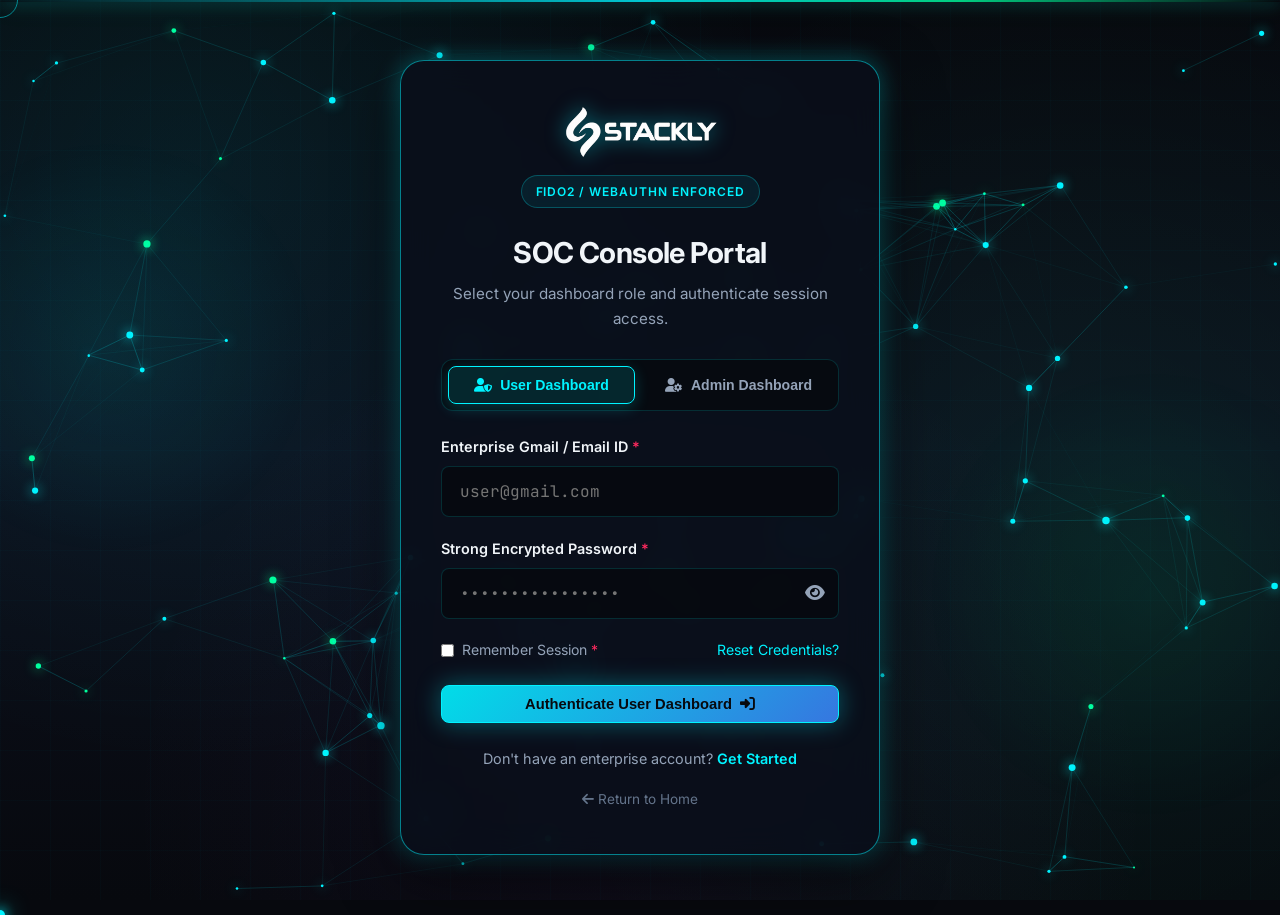
<file: login.html>
<!DOCTYPE html>
<html lang="en">
<head>
  <meta charset="UTF-8">
  <meta name="viewport" content="width=device-width, initial-scale=1.0">
  <title>SOC Console Login | CyberShield</title>
  <meta name="description" content="Secure login portal to access CyberShield SOC telemetry dashboard and threat response control panel.">
  
  <!-- Favicon Logo matching referral -->
  <link rel="icon" type="image/webp" href="assets/logoStackly.webp">

  <link rel="preconnect" href="https://fonts.googleapis.com">
  <link rel="preconnect" href="https://fonts.gstatic.com" crossorigin>
  <link href="https://fonts.googleapis.com/css2?family=Inter:wght@300;400;500;600;700;800&family=JetBrains Mono:wght@400;600;800&display=swap" rel="stylesheet">
  <link rel="stylesheet" href="https://cdnjs.cloudflare.com/ajax/libs/font-awesome/6.5.2/css/all.min.css">
  <link rel="stylesheet" href="styles.css">
</head>
<body>

  <!-- PRELOADER OVERLAY (Matching Referral Website) -->
  <div id="preloader-overlay" class="preloader-overlay">
    <div class="preloader-wrapper">
      <div class="preloader-graphics-stage">
        <img src="assets/logoStackly.webp" alt="CyberShield Logo" class="preloader-icon">
      </div>
      <div class="preloader-status-text">INITIALIZING CYBERSHIELD PLATFORM...</div>
      <div class="preloader-bar-bg">
        <div id="preloader-bar-fill" class="preloader-bar-fill"></div>
      </div>
      <div id="preloader-percent-label" class="preloader-percent-label">0%</div>
    </div>
  </div>

  <!-- Global Interactive Fixed Particle Canvas -->
  <canvas id="global-bg-canvas"></canvas>

  <div class="cyber-grid-overlay"></div>

  <!-- Login Card Container -->
  <section class="auth-container">
    <div class="auth-card reveal-on-scroll">
      <div class="auth-header" style="text-align: center;">
        <a href="index.html" title="Return to Home" style="display: block; text-align: center; margin: 0 auto 16px auto;">
          <img src="assets/logoStackly.webp" alt="CyberShield Logo" class="brand-logo-img" style="height: 54px; margin: 0 auto; display: block;">
        </a>
        <div class="cyber-badge" style="font-size: 0.75rem; margin-bottom: 12px; display: inline-block;">FIDO2 / WEBAUTHN ENFORCED</div>
        <h2>SOC Console Portal</h2>
        <p style="color: var(--text-muted); font-size: 0.95rem;">Select your dashboard role and authenticate session access.</p>
      </div>

      <!-- Role Selector Tabs (Referral Style: User vs Admin Dashboard) -->
      <div class="auth-role-selector">
        <button type="button" class="role-tab-btn active" id="role-user-btn" onclick="selectRole('user')">
          <i class="fa-solid fa-user-shield"></i>
          <span>User Dashboard</span>
        </button>
        <button type="button" class="role-tab-btn" id="role-admin-btn" onclick="selectRole('admin')">
          <i class="fa-solid fa-user-gear"></i>
          <span>Admin Dashboard</span>
        </button>
      </div>

      <form id="login-form" onsubmit="handleLoginSubmit(event)">
        <div class="form-group">
          <label class="form-label" id="email-label">Enterprise Gmail / Email ID <span style="color: var(--alert-red);">*</span></label>
          <input type="email" id="login-email" class="form-input font-mono" placeholder="user@gmail.com" required>
        </div>

        <div class="form-group">
          <label class="form-label">Strong Encrypted Password <span style="color: var(--alert-red);">*</span></label>
          <div style="position: relative;">
            <input type="password" id="login-pass" class="form-input font-mono" placeholder="••••••••••••••••" pattern="(?=.*\d)(?=.*[a-z])(?=.*[A-Z])(?=.*[\W_]).{8,}" title="Password must be at least 8 characters long and contain at least one uppercase letter, one lowercase letter, one number, and one special character." required style="padding-right: 42px;">
            <i class="fa-solid fa-eye" id="toggle-pass-btn" onclick="togglePasswordVisibility()" style="position: absolute; right: 14px; top: 50%; transform: translateY(-50%); cursor: pointer; color: var(--text-muted); font-size: 1.1rem; z-index: 5;" title="Toggle Password Eye Mask"></i>
          </div>
        </div>

        <div style="display: flex; justify-content: space-between; align-items: center; margin-bottom: 24px; font-size: 0.88rem;">
          <label style="display: flex; align-items: center; gap: 8px; cursor: pointer; color: var(--text-muted);">
            <input type="checkbox" id="remember-session" required style="accent-color: var(--primary-cyan);">
            <span>Remember Session <span style="color: var(--alert-red);">*</span></span>
          </label>
          <a href="404.html" style="color: var(--primary-cyan); text-decoration: none;">Reset Credentials?</a>
        </div>

        <button type="submit" id="submit-btn" class="btn btn-primary" style="width: 100%; justify-content: center;">
          <span id="submit-btn-text">Authenticate User Dashboard</span>
          <i class="fa-solid fa-right-to-bracket"></i>
        </button>
      </form>

      <div style="text-align: center; margin-top: 24px; font-size: 0.9rem; color: var(--text-muted);">
        Don't have an enterprise account? <a href="create-account.html" style="color: var(--primary-cyan); font-weight: 600; text-decoration: none;">Get Started</a>
        <div style="margin-top: 16px;">
          <a href="index.html" style="color: var(--text-dim); text-decoration: none; font-size: 0.85rem;"><i class="fa-solid fa-arrow-left"></i> Return to Home</a>
        </div>
      </div>
    </div>
  </section>

  <script src="script.js"></script>
  <script>
    let currentRole = 'user';

    document.addEventListener('DOMContentLoaded', () => {
      // Check if user just created an account
      const createdRaw = sessionStorage.getItem('just_created_account');
      const emailInput = document.getElementById('login-email');
      const passInput = document.getElementById('login-pass');
      const rememberCheckbox = document.getElementById('remember-session');

      if (createdRaw) {
        try {
          const created = JSON.parse(createdRaw);
          if (created && created.email && emailInput) {
            emailInput.value = created.email;
            if (passInput && created.password) {
              passInput.value = created.password;
            }
            if (rememberCheckbox) {
              rememberCheckbox.checked = true;
            }
          }
        } catch (e) {}
      } else {
        const storedEmail = sessionStorage.getItem('cyber_user_email') || localStorage.getItem('cyber_user_email');
        if (storedEmail && emailInput && !emailInput.value) {
          emailInput.value = storedEmail;
        }
      }
    });

    function selectRole(role) {
      currentRole = role;
      const userBtn = document.getElementById('role-user-btn');
      const adminBtn = document.getElementById('role-admin-btn');
      const emailInput = document.getElementById('login-email');
      const submitText = document.getElementById('submit-btn-text');

      if (role === 'admin') {
        userBtn.classList.remove('active');
        adminBtn.classList.add('admin-active');
        adminBtn.classList.remove('active');
        emailInput.value = '';
        emailInput.placeholder = 'admin.soc@gmail.com';
        submitText.textContent = 'Authenticate Admin Dashboard';
      } else {
        adminBtn.classList.remove('admin-active');
        userBtn.classList.add('active');

        // Restore user email if previously entered or created
        const createdRaw = sessionStorage.getItem('just_created_account');
        let userEmail = '';
        if (createdRaw) {
          try { userEmail = JSON.parse(createdRaw).email; } catch (e) {}
        }
        if (!userEmail) {
          userEmail = sessionStorage.getItem('cyber_user_email') || localStorage.getItem('cyber_user_email') || '';
        }

        emailInput.value = userEmail;
        emailInput.placeholder = userEmail || 'user@gmail.com';
        submitText.textContent = 'Authenticate User Dashboard';
      }
    }

    function togglePasswordVisibility() {
      const passInput = document.getElementById('login-pass');
      const eyeIcon = document.getElementById('toggle-pass-btn');
      if (passInput.type === 'password') {
        passInput.type = 'text';
        eyeIcon.classList.remove('fa-eye');
        eyeIcon.classList.add('fa-eye-slash');
      } else {
        passInput.type = 'password';
        eyeIcon.classList.remove('fa-eye-slash');
        eyeIcon.classList.add('fa-eye');
      }
    }

    function handleLoginSubmit(e) {
      e.preventDefault();

      const emailInput = document.getElementById('login-email');
      const passInput = document.getElementById('login-pass');
      const enteredEmail = emailInput ? emailInput.value.trim() : '';
      const enteredPass = passInput ? passInput.value : '';

      if (currentRole === 'admin') {
        sessionStorage.setItem('cyber_user_email', enteredEmail || 'admin.soc@gmail.com');
        sessionStorage.setItem('cyber_user_name', 'Security Administrator');
        window.location.href = 'dashboard-admin.html';
        return;
      }

      // User authentication against registered accounts
      let accounts = [];
      try {
        accounts = JSON.parse(localStorage.getItem('cyber_accounts') || '[]');
      } catch (err) {
        accounts = [];
      }

      const foundAccount = accounts.find(a => a.email.toLowerCase() === enteredEmail.toLowerCase());

      if (!foundAccount) {
        alert('No registered account found for ' + enteredEmail + '!\nPlease create an account first.');
        window.location.href = 'create-account.html';
        return;
      }

      if (foundAccount.password !== enteredPass) {
        alert('Incorrect password! Please enter the correct password.');
        if (passInput) {
          passInput.focus();
          passInput.select();
        }
        return;
      }

      // Login success: save credentials and redirect to user dashboard
      sessionStorage.setItem('cyber_user_email', foundAccount.email);
      sessionStorage.setItem('cyber_user_name', foundAccount.name);
      localStorage.setItem('cyber_user_email', foundAccount.email);
      localStorage.setItem('cyber_user_name', foundAccount.name);
      sessionStorage.removeItem('just_created_account');

      window.location.href = 'dashboard-user.html';
    }
  </script>
</body>
</html>
</file>
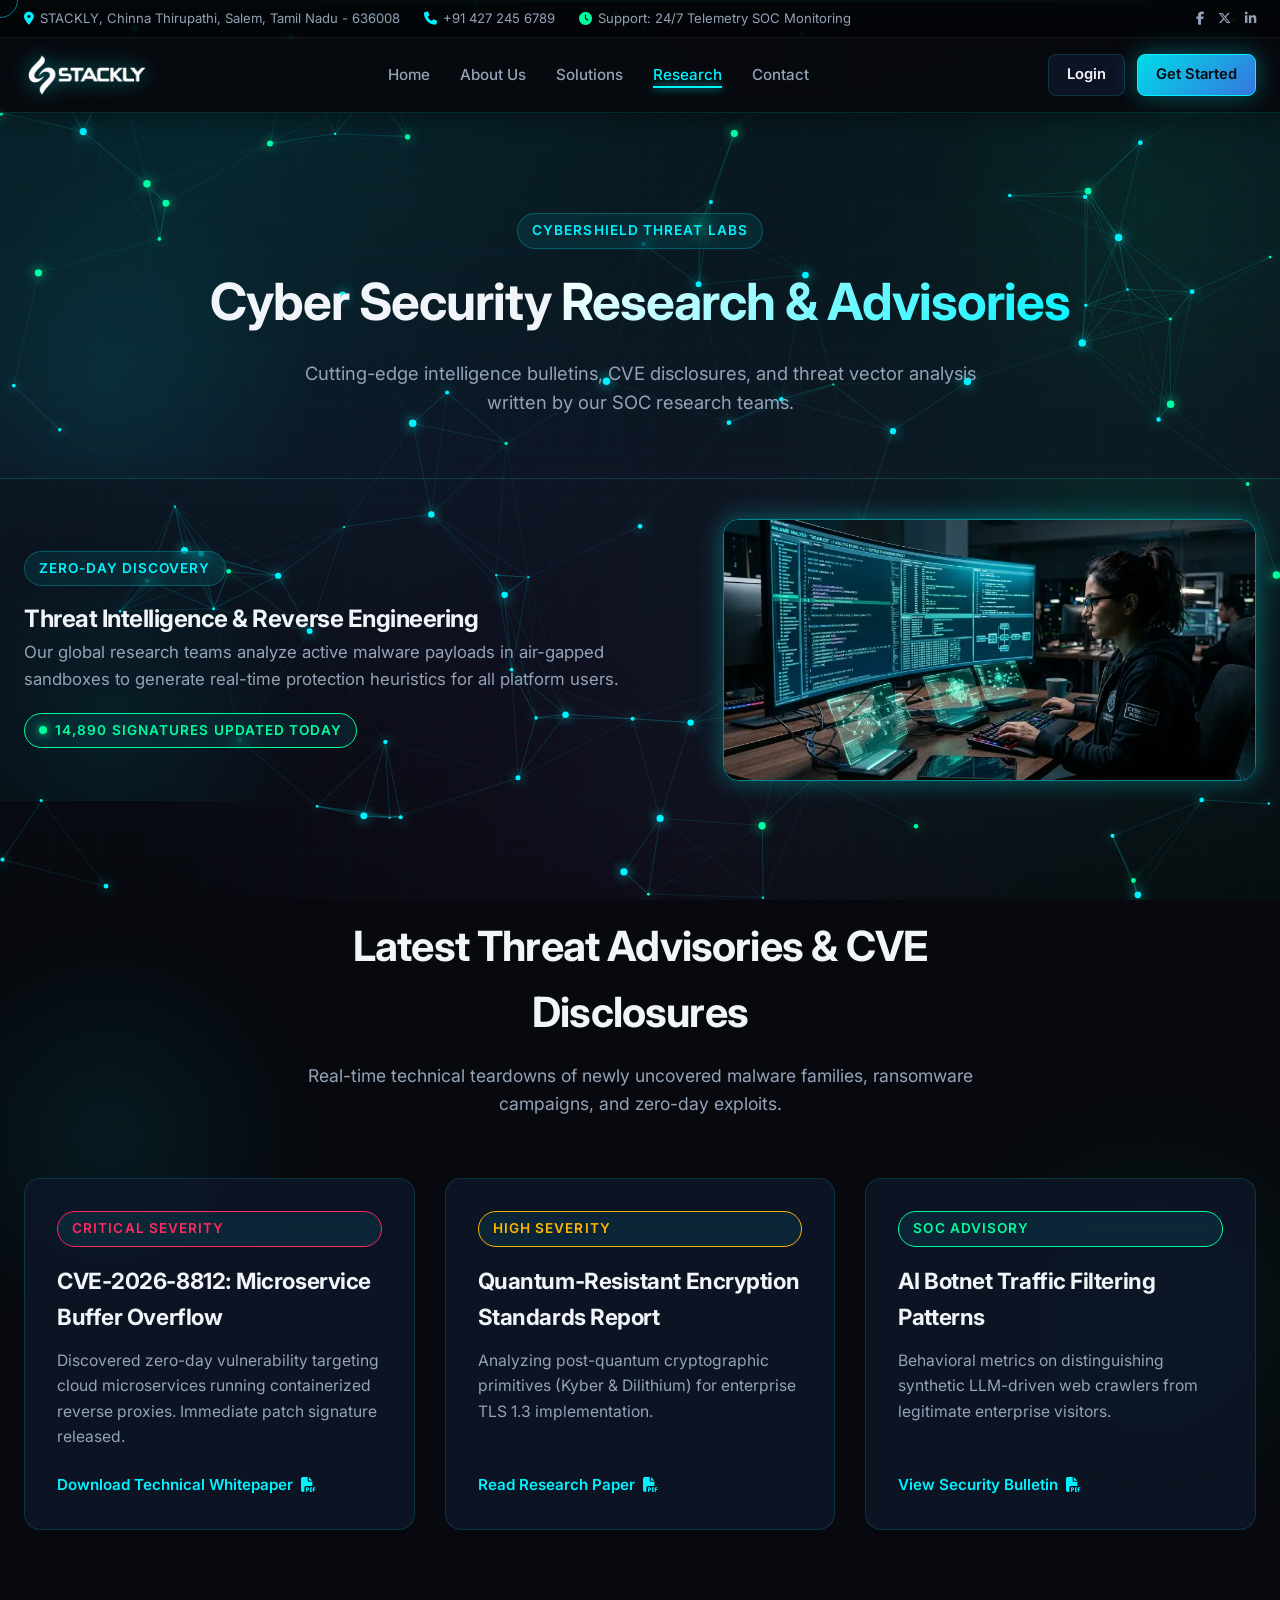
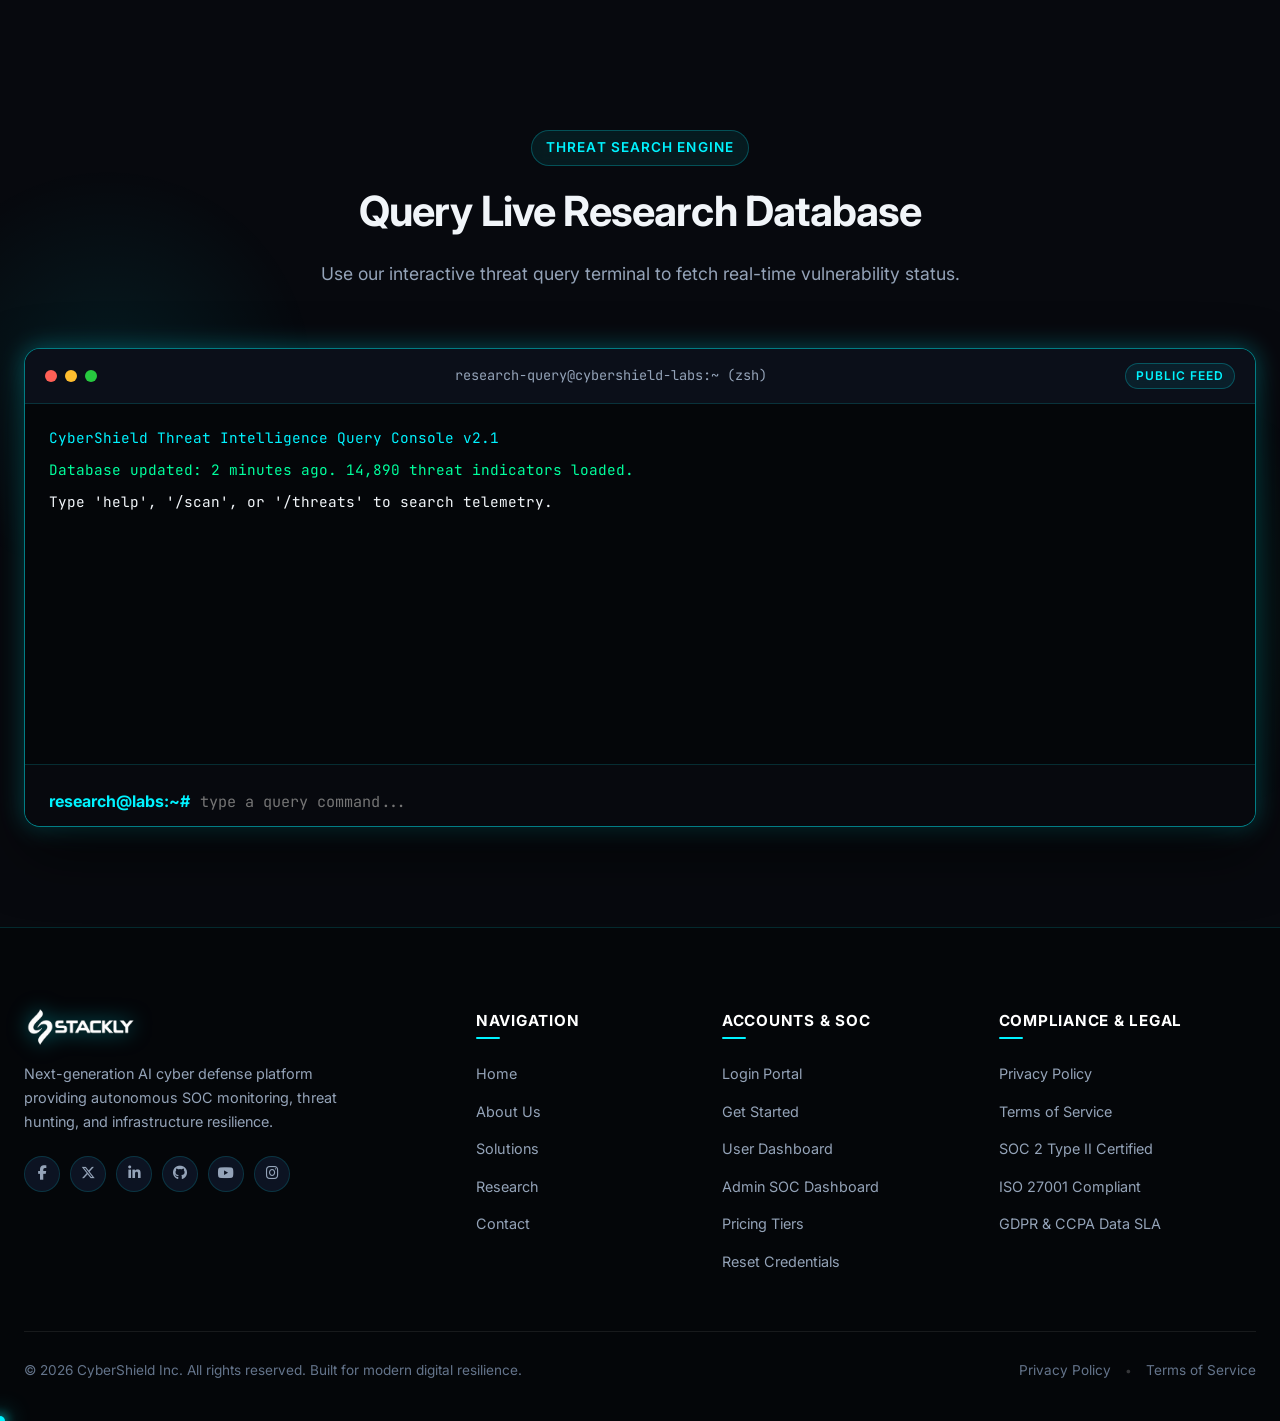
<file: research.html>
<!DOCTYPE html>
<html lang="en">
<head>
  <meta charset="UTF-8">
  <meta name="viewport" content="width=device-width, initial-scale=1.0">
  <title>Cyber Research & Threat Labs | CyberShield</title>
  <meta name="description" content="Explore threat advisories, zero-day vulnerability disclosures, incident analysis reports, and research whitepapers from CyberShield Threat Labs.">
  
  <!-- Favicon Logo matching referral -->
  <link rel="icon" type="image/webp" href="assets/logoStackly.webp">

  <link rel="preconnect" href="https://fonts.googleapis.com">
  <link rel="preconnect" href="https://fonts.gstatic.com" crossorigin>
  <link href="https://fonts.googleapis.com/css2?family=Inter:wght@300;400;500;600;700;800&family=JetBrains Mono:wght@400;600;800&display=swap" rel="stylesheet">
  <link rel="stylesheet" href="https://cdnjs.cloudflare.com/ajax/libs/font-awesome/6.5.2/css/all.min.css">
  <link rel="stylesheet" href="styles.css">
</head>
<body>

  <!-- PRELOADER OVERLAY (Matching Referral Website) -->
  <div id="preloader-overlay" class="preloader-overlay">
    <div class="preloader-wrapper">
      <div class="preloader-graphics-stage">
        <img src="assets/logoStackly.webp" alt="CyberShield Logo" class="preloader-icon">
      </div>
      <div class="preloader-status-text">INITIALIZING CYBERSHIELD PLATFORM...</div>
      <div class="preloader-bar-bg">
        <div id="preloader-bar-fill" class="preloader-bar-fill"></div>
      </div>
      <div id="preloader-percent-label" class="preloader-percent-label">0%</div>
    </div>
  </div>

  <!-- Global Interactive Fixed Particle Canvas -->
  <canvas id="global-bg-canvas"></canvas>

  <div class="cyber-grid-overlay"></div>

  <!-- Top Info Bar -->
  <div class="top-bar">
    <div class="container">
      <div class="top-bar-info">
        <a href="https://maps.google.com/?q=STACKLY,+Mullai+Nagar,+Periyakollappatty,+Chinna+Thirupathi,+Salem,+Tamil+Nadu+636008" target="_blank" rel="noopener noreferrer" title="STACKLY, Mullai Nagar, Periyakollappatty, Chinna Thirupathi (Opp. Chinna Muniyappan Kovil Bus Stop), Salem, Tamil Nadu - 636008"><i class="fa-solid fa-location-dot" style="color: var(--primary-cyan);"></i> STACKLY, Chinna Thirupathi, Salem, Tamil Nadu - 636008</a>
        <a href="javascript:void(0)" onclick="showHotlinePopup(event)" title="Emergency SOC Hotline Info"><i class="fa-solid fa-phone" style="color: var(--primary-cyan);"></i> +91 427 245 6789</a>
        <span><i class="fa-solid fa-clock" style="color: var(--matrix-green);"></i> Support: 24/7 Telemetry SOC Monitoring</span>
      </div>
      <div class="top-bar-links">
        <a href="404.html" title="Facebook"><i class="fa-brands fa-facebook-f"></i></a>
        <a href="404.html" title="Twitter"><i class="fa-brands fa-x-twitter"></i></a>
        <a href="404.html" title="LinkedIn"><i class="fa-brands fa-linkedin-in"></i></a>
      </div>
    </div>
  </div>

  <!-- Sticky Header -->
  <header class="cyber-header">
    <div class="container nav-container">
      <a href="index.html" class="logo">
        <img src="assets/logoStackly.webp" alt="CyberShield Logo" class="brand-logo-img"></a>

      <ul class="nav-menu">
        <li><a href="index.html" class="nav-link">Home</a></li>
        <li><a href="about.html" class="nav-link">About Us</a></li>
        <li><a href="services.html" class="nav-link">Solutions</a></li>
        <li><a href="research.html" class="nav-link active">Research</a></li>
        <li><a href="contact.html" class="nav-link">Contact</a></li>
      </ul>

      <div class="nav-actions">
        <a href="login.html" class="btn btn-secondary" style="padding: 8px 18px;">Login</a>
        <a href="create-account.html" class="btn btn-primary" style="padding: 8px 18px;">Get Started</a>
      </div>

      <button class="mobile-toggle" aria-label="Toggle Menu">
        <i class="fa-solid fa-bars"></i>
      </button>
    </div>
  </header>

  <!-- Mobile Drawer -->
  <div class="mobile-nav-panel" id="mobile-nav-panel">
    <div class="mobile-nav-header">
      <a href="index.html" class="logo">
        <img src="assets/logoStackly.webp" alt="CyberShield Logo" class="brand-logo-img"></a>
      <button class="mobile-toggle" id="mobile-nav-close"><i class="fa-solid fa-xmark"></i></button>
    </div>
    <ul class="mobile-nav-menu">
      <li><a href="index.html" class="nav-link">Home</a></li>
      <li><a href="about.html" class="nav-link">About Us</a></li>
      <li><a href="services.html" class="nav-link">Solutions</a></li>
      <li><a href="research.html" class="nav-link active">Research</a></li>
      <li><a href="contact.html" class="nav-link">Contact</a></li>
    </ul>
    <div style="display: flex; flex-direction: column; gap: 10px;">
      <a href="login.html" class="btn btn-secondary" style="justify-content: center;">Login</a>
      <a href="create-account.html" class="btn btn-primary" style="justify-content: center;">Get Started</a>
    </div>
    <div style="margin-top: 20px; padding-top: 16px; border-top: 1px solid rgba(255, 255, 255, 0.08); font-size: 0.82rem; display: flex; flex-direction: column; gap: 12px;">
      <a href="https://maps.google.com/?q=STACKLY,+Mullai+Nagar,+Periyakollappatty,+Chinna+Thirupathi,+Salem,+Tamil+Nadu+636008" target="_blank" rel="noopener noreferrer" style="color: var(--text-muted); text-decoration: none; display: flex; align-items: center; gap: 8px;">
        <i class="fa-solid fa-location-dot" style="color: var(--primary-cyan);"></i> STACKLY, Salem Office Maps
      </a>
      <a href="javascript:void(0)" onclick="showHotlinePopup(event)" style="color: var(--text-muted); text-decoration: none; display: flex; align-items: center; gap: 8px;">
        <i class="fa-solid fa-phone" style="color: var(--primary-cyan);"></i> +91 427 245 6789
      </a>
    </div>
  </div>

  <!-- Page Banner -->
  <section class="page-banner">
    <div class="container">
      <div class="cyber-badge">CYBERSHIELD THREAT LABS</div>
      <h1>Cyber Security <span class="text-gradient">Research &amp; Advisories</span></h1>
      <p>Cutting-edge intelligence bulletins, CVE disclosures, and threat vector analysis written by our SOC research teams.</p>
    </div>
  </section>

  <!-- Research Lab Hero Graphic -->
  <section style="padding: 40px 0 20px 0;">
    <div class="container">
      <div class="hero-grid">
        <div class="reveal-on-scroll">
          <div class="cyber-badge" style="margin-bottom: 14px;">ZERO-DAY DISCOVERY</div>
          <h2>Threat Intelligence &amp; Reverse Engineering</h2>
          <p style="color: var(--text-muted); font-size: 1.05rem; margin-bottom: 20px;">Our global research teams analyze active malware payloads in air-gapped sandboxes to generate real-time protection heuristics for all platform users.</p>
          <div class="cyber-badge" style="border-color: var(--matrix-green); color: var(--matrix-green);">
            <span class="pulse-dot"></span> 14,890 SIGNATURES UPDATED TODAY
          </div>
        </div>

        <div class="reveal-on-scroll">
          <div style="border-radius: 16px; overflow: hidden; border: 1px solid var(--border-glow); box-shadow: var(--glow-cyan);">
            <img src="assets/research-advisory.webp" alt="Cyber Security Researcher Reverse Engineering Malware" style="width: 100%; height: 260px; object-fit: cover; display: block;">
          </div>
        </div>
      </div>
    </div>
  </section>

  <!-- Threat Intelligence Advisories Grid -->
  <section class="solutions-section">
    <div class="container">
      <div class="section-header reveal-on-scroll">
        <h2>Latest Threat Advisories &amp; CVE Disclosures</h2>
        <p>Real-time technical teardowns of newly uncovered malware families, ransomware campaigns, and zero-day exploits.</p>
      </div>

      <div class="solutions-grid">
        <div class="solution-card reveal-on-scroll">
          <div class="cyber-badge" style="border-color: var(--alert-red); color: var(--alert-red); margin-bottom: 16px;">CRITICAL SEVERITY</div>
          <h3>CVE-2026-8812: Microservice Buffer Overflow</h3>
          <p>Discovered zero-day vulnerability targeting cloud microservices running containerized reverse proxies. Immediate patch signature released.</p>
          <a href="404.html" class="solution-link">Download Technical Whitepaper <i class="fa-solid fa-file-pdf"></i></a>
        </div>

        <div class="solution-card reveal-on-scroll">
          <div class="cyber-badge" style="border-color: var(--warning-amber); color: var(--warning-amber); margin-bottom: 16px;">HIGH SEVERITY</div>
          <h3>Quantum-Resistant Encryption Standards Report</h3>
          <p>Analyzing post-quantum cryptographic primitives (Kyber &amp; Dilithium) for enterprise TLS 1.3 implementation.</p>
          <a href="404.html" class="solution-link">Read Research Paper <i class="fa-solid fa-file-pdf"></i></a>
        </div>

        <div class="solution-card reveal-on-scroll">
          <div class="cyber-badge" style="border-color: var(--matrix-green); color: var(--matrix-green); margin-bottom: 16px;">SOC ADVISORY</div>
          <h3>AI Botnet Traffic Filtering Patterns</h3>
          <p>Behavioral metrics on distinguishing synthetic LLM-driven web crawlers from legitimate enterprise visitors.</p>
          <a href="404.html" class="solution-link">View Security Bulletin <i class="fa-solid fa-file-pdf"></i></a>
        </div>
      </div>
    </div>
  </section>

  <!-- Interactive Terminal Section -->
  <section class="terminal-section" id="terminal">
    <div class="container">
      <div class="section-header reveal-on-scroll">
        <div class="cyber-badge">THREAT SEARCH ENGINE</div>
        <h2>Query Live Research Database</h2>
        <p>Use our interactive threat query terminal to fetch real-time vulnerability status.</p>
      </div>

      <div class="soc-terminal-window reveal-on-scroll">
        <div class="terminal-bar">
          <div class="terminal-dots">
            <div class="dot dot-red"></div>
            <div class="dot dot-yellow"></div>
            <div class="dot dot-green"></div>
          </div>
          <div class="terminal-title">research-query@cybershield-labs:~ (zsh)</div>
          <div class="cyber-badge" style="font-size: 0.75rem; padding: 2px 10px;">PUBLIC FEED</div>
        </div>

        <div class="terminal-body" id="soc-terminal-output">
          <div class="log-line log-info">CyberShield Threat Intelligence Query Console v2.1</div>
          <div class="log-line log-success">Database updated: 2 minutes ago. 14,890 threat indicators loaded.</div>
          <div class="log-line">Type 'help', '/scan', or '/threats' to search telemetry.</div>
        </div>

        <div style="padding: 12px 24px; background: #07090e; border-top: 1px solid var(--border-color);">
          <div class="terminal-input-row">
            <span class="terminal-prompt">research@labs:~#</span>
            <input type="text" id="soc-cmd-input" class="terminal-cmd-input" placeholder="type a query command..." autocomplete="off">
          </div>
        </div>
      </div>
    </div>
  </section>

  <!-- Footer -->
  <footer class="cyber-footer">
    <div class="container">
      <div class="footer-grid">
        <div class="footer-brand">
          <a href="index.html" class="logo">
            <img src="assets/logoStackly.webp" alt="CyberShield Logo" class="brand-logo-img" style="height: 38px;"></a>
          <p>Next-generation AI cyber defense platform providing autonomous SOC monitoring, threat hunting, and infrastructure resilience.</p>
          <div class="footer-socials">
            <a href="404.html" aria-label="Facebook" title="Facebook"><i class="fa-brands fa-facebook-f"></i></a>
            <a href="404.html" aria-label="Twitter X" title="Twitter / X"><i class="fa-brands fa-x-twitter"></i></a>
            <a href="404.html" aria-label="LinkedIn" title="LinkedIn"><i class="fa-brands fa-linkedin-in"></i></a>
            <a href="404.html" aria-label="GitHub" title="GitHub"><i class="fa-brands fa-github"></i></a>
            <a href="404.html" aria-label="YouTube" title="YouTube"><i class="fa-brands fa-youtube"></i></a>
            <a href="404.html" aria-label="Instagram" title="Instagram"><i class="fa-brands fa-instagram"></i></a>
          </div>
        </div>

        <div class="footer-col-nav">
          <h4 class="footer-title">Navigation</h4>
          <ul class="footer-links">
            <li><a href="index.html">Home</a></li>
            <li><a href="about.html">About Us</a></li>
            <li><a href="services.html">Solutions</a></li>
            <li><a href="research.html">Research</a></li>
            <li><a href="contact.html">Contact</a></li>
          </ul>
        </div>

        <div class="footer-col-accounts">
          <h4 class="footer-title">Accounts &amp; SOC</h4>
          <ul class="footer-links">
            <li><a href="404.html">Login Portal</a></li>
            <li><a href="404.html">Get Started</a></li>
            <li><a href="404.html">User Dashboard</a></li>
            <li><a href="404.html">Admin SOC Dashboard</a></li>
            <li><a href="404.html">Pricing Tiers</a></li>
            <li><a href="404.html">Reset Credentials</a></li>
          </ul>
        </div>

        <div class="footer-col-compliance">
          <h4 class="footer-title">Compliance &amp; Legal</h4>
          <ul class="footer-links">
            <li><a href="404.html">Privacy Policy</a></li>
            <li><a href="404.html">Terms of Service</a></li>
            <li><a href="404.html">SOC 2 Type II Certified</a></li>
            <li><a href="404.html">ISO 27001 Compliant</a></li>
            <li><a href="404.html">GDPR &amp; CCPA Data SLA</a></li>
          </ul>
        </div>
      </div>

      <div class="footer-bottom">
        <div>&copy; 2026 CyberShield Inc. All rights reserved. Built for modern digital resilience.</div>
        <div class="footer-legal-links">
          <a href="404.html">Privacy Policy</a>
          <span>&bull;</span>
          <a href="404.html">Terms of Service</a>
        </div>
      </div>
    </div>
  </footer>

  <script src="script.js"></script>
</body>
</html>
</file>
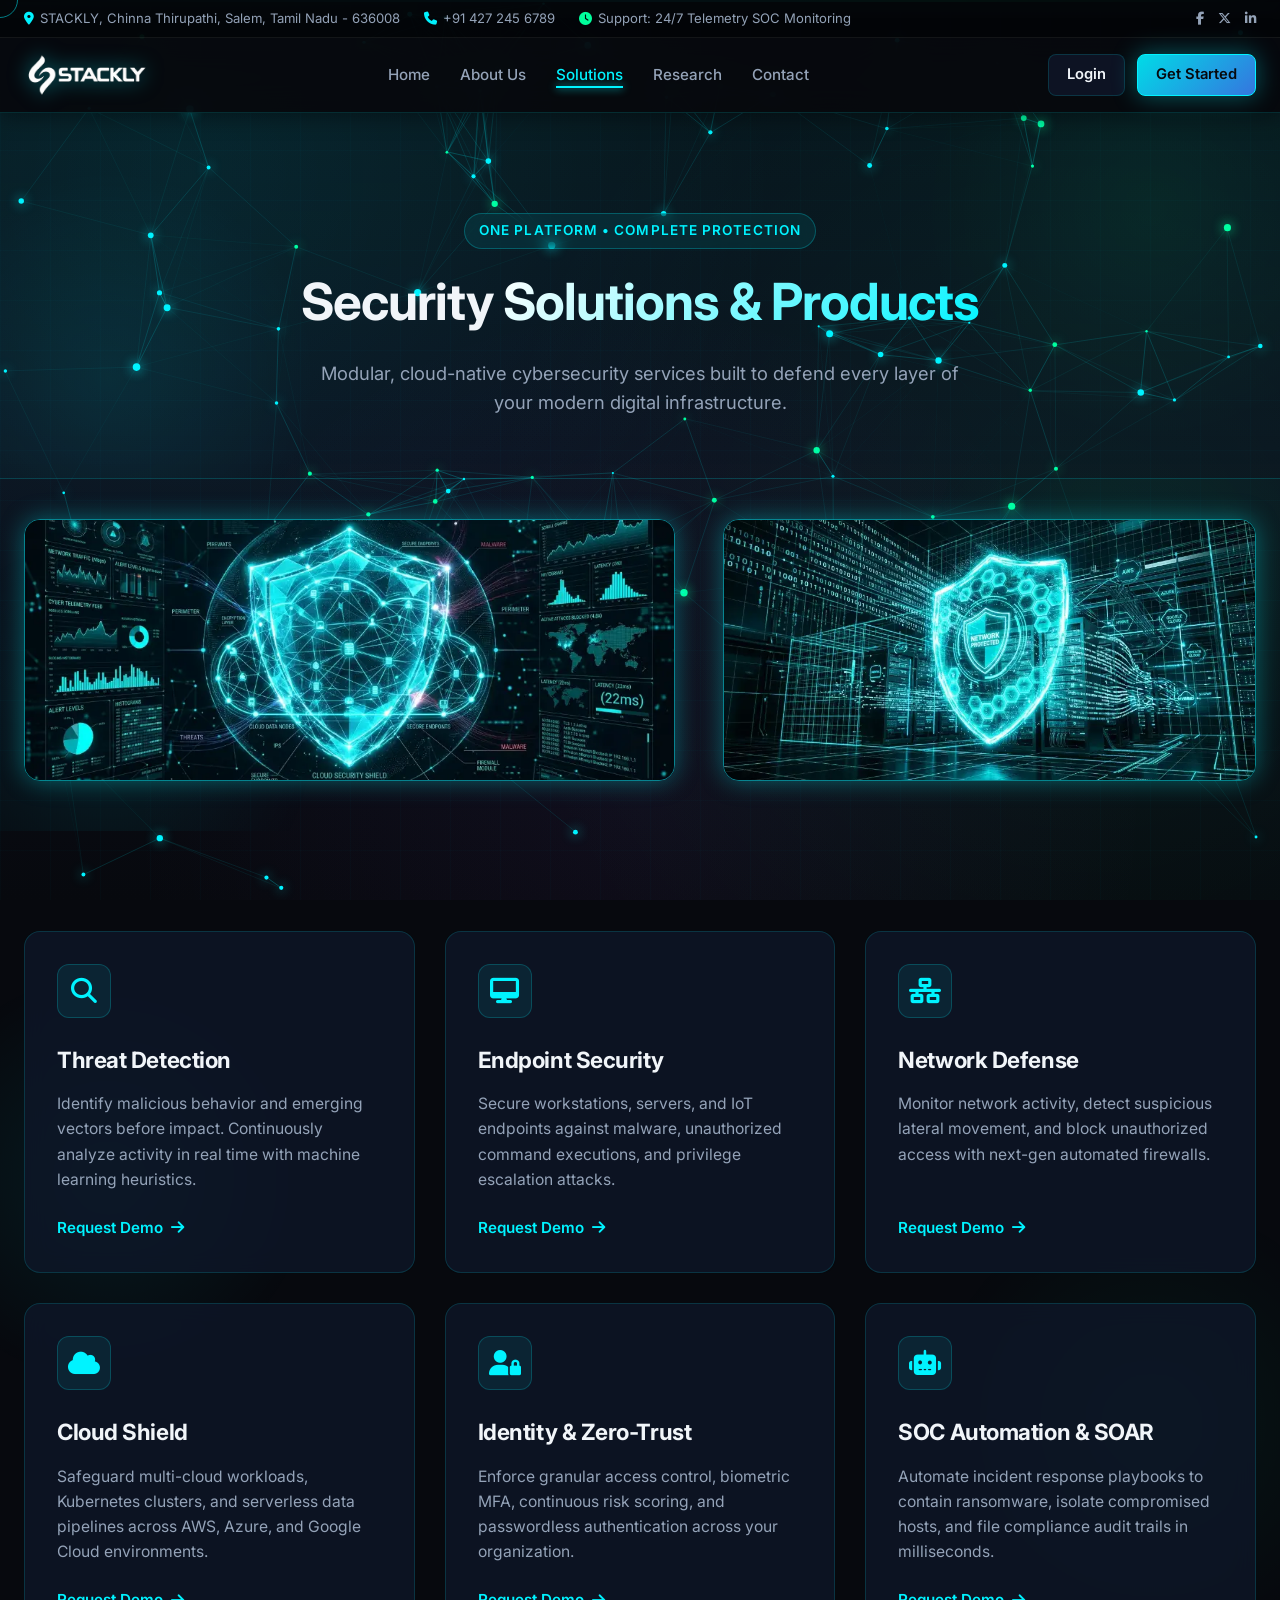
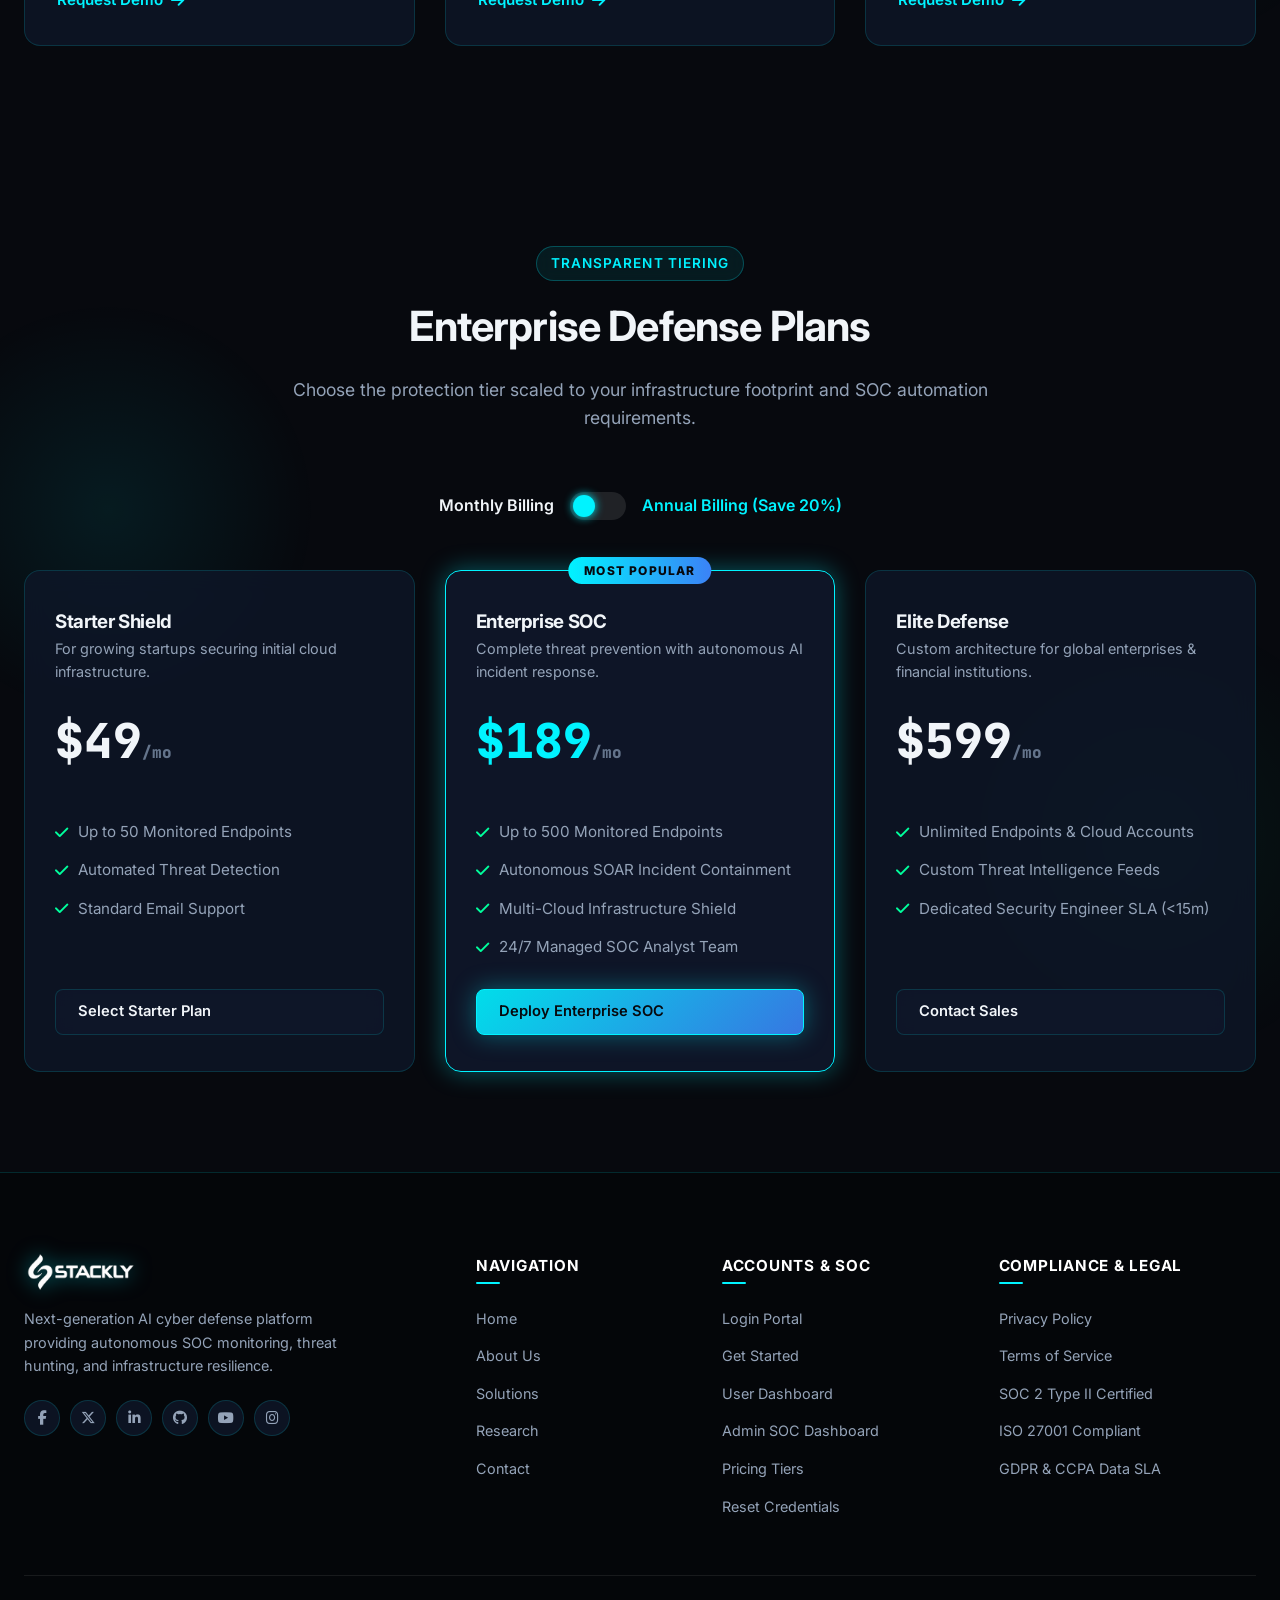
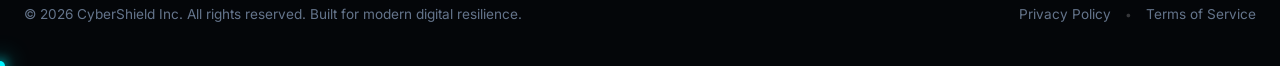
<file: services.html>
<!DOCTYPE html>
<html lang="en">
<head>
  <meta charset="UTF-8">
  <meta name="viewport" content="width=device-width, initial-scale=1.0">
  <title>Solutions | CyberShield - Next-Gen AI Cybersecurity</title>
  <meta name="description" content="Explore CyberShield's complete security product lineup: Threat Detection, Endpoint Defense, Cloud Shield, Identity Zero-Trust, and SOC Automation.">
  
  <!-- Favicon Logo matching referral -->
  <link rel="icon" type="image/webp" href="assets/logoStackly.webp">

  <link rel="preconnect" href="https://fonts.googleapis.com">
  <link rel="preconnect" href="https://fonts.gstatic.com" crossorigin>
  <link href="https://fonts.googleapis.com/css2?family=Inter:wght@300;400;500;600;700;800&family=JetBrains Mono:wght@400;600;800&display=swap" rel="stylesheet">
  <link rel="stylesheet" href="https://cdnjs.cloudflare.com/ajax/libs/font-awesome/6.5.2/css/all.min.css">
  <link rel="stylesheet" href="styles.css">
</head>
<body>

  <!-- PRELOADER OVERLAY (Matching Referral Website) -->
  <div id="preloader-overlay" class="preloader-overlay">
    <div class="preloader-wrapper">
      <div class="preloader-graphics-stage">
        <img src="assets/logoStackly.webp" alt="CyberShield Logo" class="preloader-icon">
      </div>
      <div class="preloader-status-text">INITIALIZING CYBERSHIELD PLATFORM...</div>
      <div class="preloader-bar-bg">
        <div id="preloader-bar-fill" class="preloader-bar-fill"></div>
      </div>
      <div id="preloader-percent-label" class="preloader-percent-label">0%</div>
    </div>
  </div>

  <!-- Global Interactive Fixed Particle Canvas -->
  <canvas id="global-bg-canvas"></canvas>

  <div class="cyber-grid-overlay"></div>

  <!-- Top Info Bar -->
  <div class="top-bar">
    <div class="container">
      <div class="top-bar-info">
        <a href="https://maps.google.com/?q=STACKLY,+Mullai+Nagar,+Periyakollappatty,+Chinna+Thirupathi,+Salem,+Tamil+Nadu+636008" target="_blank" rel="noopener noreferrer" title="STACKLY, Mullai Nagar, Periyakollappatty, Chinna Thirupathi (Opp. Chinna Muniyappan Kovil Bus Stop), Salem, Tamil Nadu - 636008"><i class="fa-solid fa-location-dot" style="color: var(--primary-cyan);"></i> STACKLY, Chinna Thirupathi, Salem, Tamil Nadu - 636008</a>
        <a href="javascript:void(0)" onclick="showHotlinePopup(event)" title="Emergency SOC Hotline Info"><i class="fa-solid fa-phone" style="color: var(--primary-cyan);"></i> +91 427 245 6789</a>
        <span><i class="fa-solid fa-clock" style="color: var(--matrix-green);"></i> Support: 24/7 Telemetry SOC Monitoring</span>
      </div>
      <div class="top-bar-links">
        <a href="404.html" title="Facebook"><i class="fa-brands fa-facebook-f"></i></a>
        <a href="404.html" title="Twitter"><i class="fa-brands fa-x-twitter"></i></a>
        <a href="404.html" title="LinkedIn"><i class="fa-brands fa-linkedin-in"></i></a>
      </div>
    </div>
  </div>

  <!-- Sticky Header -->
  <header class="cyber-header">
    <div class="container nav-container">
      <a href="index.html" class="logo">
        <img src="assets/logoStackly.webp" alt="CyberShield Logo" class="brand-logo-img"></a>

      <ul class="nav-menu">
        <li><a href="index.html" class="nav-link">Home</a></li>
        <li><a href="about.html" class="nav-link">About Us</a></li>
        <li><a href="services.html" class="nav-link active">Solutions</a></li>
        <li><a href="research.html" class="nav-link">Research</a></li>
        <li><a href="contact.html" class="nav-link">Contact</a></li>
      </ul>

      <div class="nav-actions">
        <a href="login.html" class="btn btn-secondary" style="padding: 8px 18px;">Login</a>
        <a href="create-account.html" class="btn btn-primary" style="padding: 8px 18px;">Get Started</a>
      </div>

      <button class="mobile-toggle" aria-label="Toggle Menu">
        <i class="fa-solid fa-bars"></i>
      </button>
    </div>
  </header>

  <!-- Mobile Drawer -->
  <div class="mobile-nav-panel" id="mobile-nav-panel">
    <div class="mobile-nav-header">
      <a href="index.html" class="logo">
        <img src="assets/logoStackly.webp" alt="CyberShield Logo" class="brand-logo-img"></a>
      <button class="mobile-toggle" id="mobile-nav-close"><i class="fa-solid fa-xmark"></i></button>
    </div>
    <ul class="mobile-nav-menu">
      <li><a href="index.html" class="nav-link">Home</a></li>
      <li><a href="about.html" class="nav-link">About Us</a></li>
      <li><a href="services.html" class="nav-link active">Solutions</a></li>
      <li><a href="research.html" class="nav-link">Research</a></li>
      <li><a href="contact.html" class="nav-link">Contact</a></li>
    </ul>
    <div style="display: flex; flex-direction: column; gap: 10px;">
      <a href="login.html" class="btn btn-secondary" style="justify-content: center;">Login</a>
      <a href="create-account.html" class="btn btn-primary" style="justify-content: center;">Get Started</a>
    </div>
    <div style="margin-top: 20px; padding-top: 16px; border-top: 1px solid rgba(255, 255, 255, 0.08); font-size: 0.82rem; display: flex; flex-direction: column; gap: 12px;">
      <a href="https://maps.google.com/?q=STACKLY,+Mullai+Nagar,+Periyakollappatty,+Chinna+Thirupathi,+Salem,+Tamil+Nadu+636008" target="_blank" rel="noopener noreferrer" style="color: var(--text-muted); text-decoration: none; display: flex; align-items: center; gap: 8px;">
        <i class="fa-solid fa-location-dot" style="color: var(--primary-cyan);"></i> STACKLY, Salem Office Maps
      </a>
      <a href="javascript:void(0)" onclick="showHotlinePopup(event)" style="color: var(--text-muted); text-decoration: none; display: flex; align-items: center; gap: 8px;">
        <i class="fa-solid fa-phone" style="color: var(--primary-cyan);"></i> +91 427 245 6789
      </a>
    </div>
  </div>

  <!-- Page Banner -->
  <section class="page-banner">
    <div class="container">
      <div class="cyber-badge">ONE PLATFORM &bull; COMPLETE PROTECTION</div>
      <h1>Security <span class="text-gradient">Solutions &amp; Products</span></h1>
      <p>Modular, cloud-native cybersecurity services built to defend every layer of your modern digital infrastructure.</p>
    </div>
  </section>

  <!-- Featured Solution Graphic Banner -->
  <section style="padding: 40px 0 20px 0;">
    <div class="container">
      <div class="hero-grid" style="margin-bottom: 30px;">
        <div class="reveal-on-scroll">
          <div style="border-radius: 16px; overflow: hidden; border: 1px solid var(--border-glow); box-shadow: var(--glow-cyan);">
            <img src="assets/solutions-hero.webp" alt="Cloud Security Shield Infrastructure" style="width: 100%; height: 260px; object-fit: cover; display: block;">
          </div>
        </div>
        <div class="reveal-on-scroll">
          <div style="border-radius: 16px; overflow: hidden; border: 1px solid var(--border-glow); box-shadow: var(--glow-cyan);">
            <img src="assets/threat-matrix.webp" alt="Multi-Cloud Network Protection Shield Matrix" style="width: 100%; height: 260px; object-fit: cover; display: block;">
          </div>
        </div>
      </div>
    </div>
  </section>

  <!-- Solutions Grid -->
  <section class="solutions-section">
    <div class="container">
      <div class="solutions-grid">
        <div class="solution-card reveal-on-scroll">
          <div class="solution-icon"><i class="fa-solid fa-magnifying-glass"></i></div>
          <h3>Threat Detection</h3>
          <p>Identify malicious behavior and emerging vectors before impact. Continuously analyze activity in real time with machine learning heuristics.</p>
          <a href="404.html" class="solution-link">Request Demo <i class="fa-solid fa-arrow-right"></i></a>
        </div>

        <div class="solution-card reveal-on-scroll">
          <div class="solution-icon"><i class="fa-solid fa-desktop"></i></div>
          <h3>Endpoint Security</h3>
          <p>Secure workstations, servers, and IoT endpoints against malware, unauthorized command executions, and privilege escalation attacks.</p>
          <a href="404.html" class="solution-link">Request Demo <i class="fa-solid fa-arrow-right"></i></a>
        </div>

        <div class="solution-card reveal-on-scroll">
          <div class="solution-icon"><i class="fa-solid fa-network-wired"></i></div>
          <h3>Network Defense</h3>
          <p>Monitor network activity, detect suspicious lateral movement, and block unauthorized access with next-gen automated firewalls.</p>
          <a href="404.html" class="solution-link">Request Demo <i class="fa-solid fa-arrow-right"></i></a>
        </div>

        <div class="solution-card reveal-on-scroll">
          <div class="solution-icon"><i class="fa-solid fa-cloud"></i></div>
          <h3>Cloud Shield</h3>
          <p>Safeguard multi-cloud workloads, Kubernetes clusters, and serverless data pipelines across AWS, Azure, and Google Cloud environments.</p>
          <a href="404.html" class="solution-link">Request Demo <i class="fa-solid fa-arrow-right"></i></a>
        </div>

        <div class="solution-card reveal-on-scroll">
          <div class="solution-icon"><i class="fa-solid fa-user-lock"></i></div>
          <h3>Identity &amp; Zero-Trust</h3>
          <p>Enforce granular access control, biometric MFA, continuous risk scoring, and passwordless authentication across your organization.</p>
          <a href="404.html" class="solution-link">Request Demo <i class="fa-solid fa-arrow-right"></i></a>
        </div>

        <div class="solution-card reveal-on-scroll">
          <div class="solution-icon"><i class="fa-solid fa-robot"></i></div>
          <h3>SOC Automation &amp; SOAR</h3>
          <p>Automate incident response playbooks to contain ransomware, isolate compromised hosts, and file compliance audit trails in milliseconds.</p>
          <a href="404.html" class="solution-link">Request Demo <i class="fa-solid fa-arrow-right"></i></a>
        </div>
      </div>
    </div>
  </section>

  <!-- Pricing Tiers Section -->
  <section class="pricing-section" id="pricing">
    <div class="container">
      <div class="section-header reveal-on-scroll">
        <div class="cyber-badge">TRANSPARENT TIERING</div>
        <h2>Enterprise Defense Plans</h2>
        <p>Choose the protection tier scaled to your infrastructure footprint and SOC automation requirements.</p>
      </div>

      <div class="pricing-toggle reveal-on-scroll">
        <span style="font-weight: 600;">Monthly Billing</span>
        <div class="toggle-switch" id="billing-toggle">
          <div class="toggle-knob"></div>
        </div>
        <span style="font-weight: 600; color: var(--primary-cyan);">Annual Billing (Save 20%)</span>
      </div>

      <div class="pricing-grid">
        <div class="pricing-card reveal-on-scroll">
          <h3>Starter Shield</h3>
          <p style="color: var(--text-muted); font-size: 0.9rem;">For growing startups securing initial cloud infrastructure.</p>
          <div class="pricing-price"><span id="price-starter">$49</span><span style="font-size: 1rem; color: var(--text-dim);">/mo</span></div>
          <ul class="pricing-features">
            <li><i class="fa-solid fa-check" style="color: var(--matrix-green);"></i> Up to 50 Monitored Endpoints</li>
            <li><i class="fa-solid fa-check" style="color: var(--matrix-green);"></i> Automated Threat Detection</li>
            <li><i class="fa-solid fa-check" style="color: var(--matrix-green);"></i> Standard Email Support</li>
          </ul>
          <a href="404.html" class="btn btn-secondary">Select Starter Plan</a>
        </div>

        <div class="pricing-card featured reveal-on-scroll">
          <div class="featured-badge">MOST POPULAR</div>
          <h3>Enterprise SOC</h3>
          <p style="color: var(--text-muted); font-size: 0.9rem;">Complete threat prevention with autonomous AI incident response.</p>
          <div class="pricing-price" style="color: var(--primary-cyan);"><span id="price-pro">$189</span><span style="font-size: 1rem; color: var(--text-dim);">/mo</span></div>
          <ul class="pricing-features">
            <li><i class="fa-solid fa-check" style="color: var(--matrix-green);"></i> Up to 500 Monitored Endpoints</li>
            <li><i class="fa-solid fa-check" style="color: var(--matrix-green);"></i> Autonomous SOAR Incident Containment</li>
            <li><i class="fa-solid fa-check" style="color: var(--matrix-green);"></i> Multi-Cloud Infrastructure Shield</li>
            <li><i class="fa-solid fa-check" style="color: var(--matrix-green);"></i> 24/7 Managed SOC Analyst Team</li>
          </ul>
          <a href="404.html" class="btn btn-primary">Deploy Enterprise SOC</a>
        </div>

        <div class="pricing-card reveal-on-scroll">
          <h3>Elite Defense</h3>
          <p style="color: var(--text-muted); font-size: 0.9rem;">Custom architecture for global enterprises &amp; financial institutions.</p>
          <div class="pricing-price"><span id="price-enterprise">$599</span><span style="font-size: 1rem; color: var(--text-dim);">/mo</span></div>
          <ul class="pricing-features">
            <li><i class="fa-solid fa-check" style="color: var(--matrix-green);"></i> Unlimited Endpoints &amp; Cloud Accounts</li>
            <li><i class="fa-solid fa-check" style="color: var(--matrix-green);"></i> Custom Threat Intelligence Feeds</li>
            <li><i class="fa-solid fa-check" style="color: var(--matrix-green);"></i> Dedicated Security Engineer SLA (&lt;15m)</li>
          </ul>
          <a href="404.html" class="btn btn-secondary">Contact Sales</a>
        </div>
      </div>
    </div>
  </section>

  <!-- Footer -->
  <footer class="cyber-footer">
    <div class="container">
      <div class="footer-grid">
        <div class="footer-brand">
          <a href="index.html" class="logo">
            <img src="assets/logoStackly.webp" alt="CyberShield Logo" class="brand-logo-img" style="height: 38px;"></a>
          <p>Next-generation AI cyber defense platform providing autonomous SOC monitoring, threat hunting, and infrastructure resilience.</p>
          <div class="footer-socials">
            <a href="404.html" aria-label="Facebook" title="Facebook"><i class="fa-brands fa-facebook-f"></i></a>
            <a href="404.html" aria-label="Twitter X" title="Twitter / X"><i class="fa-brands fa-x-twitter"></i></a>
            <a href="404.html" aria-label="LinkedIn" title="LinkedIn"><i class="fa-brands fa-linkedin-in"></i></a>
            <a href="404.html" aria-label="GitHub" title="GitHub"><i class="fa-brands fa-github"></i></a>
            <a href="404.html" aria-label="YouTube" title="YouTube"><i class="fa-brands fa-youtube"></i></a>
            <a href="404.html" aria-label="Instagram" title="Instagram"><i class="fa-brands fa-instagram"></i></a>
          </div>
        </div>

        <div class="footer-col-nav">
          <h4 class="footer-title">Navigation</h4>
          <ul class="footer-links">
            <li><a href="index.html">Home</a></li>
            <li><a href="about.html">About Us</a></li>
            <li><a href="services.html">Solutions</a></li>
            <li><a href="research.html">Research</a></li>
            <li><a href="contact.html">Contact</a></li>
          </ul>
        </div>

        <div class="footer-col-accounts">
          <h4 class="footer-title">Accounts &amp; SOC</h4>
          <ul class="footer-links">
            <li><a href="404.html">Login Portal</a></li>
            <li><a href="404.html">Get Started</a></li>
            <li><a href="404.html">User Dashboard</a></li>
            <li><a href="404.html">Admin SOC Dashboard</a></li>
            <li><a href="404.html">Pricing Tiers</a></li>
            <li><a href="404.html">Reset Credentials</a></li>
          </ul>
        </div>

        <div class="footer-col-compliance">
          <h4 class="footer-title">Compliance &amp; Legal</h4>
          <ul class="footer-links">
            <li><a href="404.html">Privacy Policy</a></li>
            <li><a href="404.html">Terms of Service</a></li>
            <li><a href="404.html">SOC 2 Type II Certified</a></li>
            <li><a href="404.html">ISO 27001 Compliant</a></li>
            <li><a href="404.html">GDPR &amp; CCPA Data SLA</a></li>
          </ul>
        </div>
      </div>

      <div class="footer-bottom">
        <div>&copy; 2026 CyberShield Inc. All rights reserved. Built for modern digital resilience.</div>
        <div class="footer-legal-links">
          <a href="404.html">Privacy Policy</a>
          <span>&bull;</span>
          <a href="404.html">Terms of Service</a>
        </div>
      </div>
    </div>
  </footer>

  <script src="script.js"></script>
</body>
</html>
</file>
<file: styles.css>
/* ==========================================================================
   CyberShield - Animated Cybersecurity Platform Styles
   ========================================================================== */

:root {
  --bg-dark: #07090e;
  --bg-surface: #0a0e17;
  --bg-card: rgba(15, 23, 42, 0.75);
  --bg-card-hover: rgba(26, 38, 66, 0.85);
  --border-color: rgba(0, 243, 255, 0.15);
  --border-glow: rgba(0, 243, 255, 0.5);
  
  --primary-cyan: #00f3ff;
  --primary-blue: #3b82f6;
  --matrix-green: #00ff9d;
  --alert-red: #ff2a5f;
  --warning-amber: #ffb703;
  --purple-accent: #a855f7;
  
  --text-main: #f1f5f9;
  --text-muted: #94a3b8;
  --text-dim: #64748b;

  --font-sans: 'Inter', system-ui, -apple-system, BlinkMacSystemFont, 'Segoe UI', Roboto, sans-serif;
  --font-mono: 'JetBrains Mono', 'Fira Code', Consolas, monospace;

  --glow-cyan: 0 0 25px rgba(0, 243, 255, 0.35);
  --glow-green: 0 0 25px rgba(0, 255, 157, 0.35);
  --glow-red: 0 0 25px rgba(255, 42, 95, 0.35);

  --transition-fast: 0.2s ease;
  --transition-normal: 0.3s cubic-bezier(0.4, 0, 0.2, 1);
  --transition-slow: 0.6s cubic-bezier(0.4, 0, 0.2, 1);
}

/* Reset & Global */
* {
  margin: 0;
  padding: 0;
  box-sizing: border-box;
}

html {
  scroll-behavior: smooth;
  font-family: var(--font-sans);
  background-color: var(--bg-dark);
  color: var(--text-main);
  overflow-x: hidden;
  cursor: default;
}

body {
  position: relative;
  min-height: 100vh;
  line-height: 1.6;
  background-image: 
    radial-gradient(circle at 15% 20%, rgba(0, 243, 255, 0.08) 0%, transparent 45%),
    radial-gradient(circle at 85% 60%, rgba(0, 255, 157, 0.06) 0%, transparent 50%),
    radial-gradient(circle at 50% 90%, rgba(168, 85, 247, 0.05) 0%, transparent 50%),
    linear-gradient(to bottom, #07090e, #0c101d, #07090e);
  background-attachment: fixed;
}

/* Cyber Grid Background Pattern overlay with Active Moving Animation */
.cyber-grid-overlay {
  position: fixed;
  top: 0;
  left: 0;
  width: 100vw;
  height: 100vh;
  pointer-events: none;
  background-size: 55px 55px;
  background-image: 
    linear-gradient(to right, rgba(0, 243, 255, 0.04) 1px, transparent 1px),
    linear-gradient(to bottom, rgba(0, 243, 255, 0.04) 1px, transparent 1px);
  z-index: 0;
  animation: gridMove 25s linear infinite, gridPulse 6s ease-in-out infinite alternate;
}

@keyframes gridMove {
  0% { background-position: 0 0; }
  100% { background-position: 55px 55px; }
}

@keyframes gridPulse {
  0% { opacity: 0.5; }
  100% { opacity: 1; }
}

/* Global Animated Cyber Scanline Sweep Beam across Entire Website */
.cyber-scanline {
  position: fixed;
  top: 0;
  left: 0;
  width: 100vw;
  height: 2px;
  background: linear-gradient(90deg, transparent 0%, rgba(0, 243, 255, 0.8) 50%, rgba(0, 255, 157, 0.8) 75%, transparent 100%);
  box-shadow: 0 0 15px rgba(0, 243, 255, 0.6), 0 0 25px rgba(0, 255, 157, 0.4);
  z-index: 1;
  pointer-events: none;
  animation: scanlineSweep 9s linear infinite;
}

@keyframes scanlineSweep {
  0% { top: -10px; opacity: 0; }
  5% { opacity: 0.85; }
  95% { opacity: 0.85; }
  100% { top: 100vh; opacity: 0; }
}

/* PRELOADER OVERLAY (Matching Referral Design) */
.preloader-overlay {
  position: fixed;
  inset: 0;
  background: #040609;
  z-index: 99999;
  display: flex;
  align-items: center;
  justify-content: center;
  transition: opacity 0.5s ease, visibility 0.5s ease;
}

.preloader-overlay.fade-out {
  opacity: 0;
  visibility: hidden;
}

.preloader-wrapper {
  display: flex;
  flex-direction: column;
  align-items: center;
  gap: 16px;
  text-align: center;
}

.preloader-graphics-stage {
  position: relative;
  display: flex;
  align-items: center;
  justify-content: center;
  margin-bottom: 8px;
}

.preloader-svg-graphic {
  display: none !important;
}

.preloader-icon {
  height: 48px;
  width: auto;
  object-fit: contain;
  position: relative;
  z-index: 2;
  filter: drop-shadow(0 0 12px rgba(0, 243, 255, 0.8));
}

.preloader-status-text {
  font-family: var(--font-mono);
  font-size: 0.85rem;
  color: var(--primary-cyan);
  letter-spacing: 0.1em;
  text-transform: uppercase;
}

.preloader-bar-bg {
  width: 240px;
  height: 6px;
  background: rgba(255, 255, 255, 0.1);
  border-radius: 3px;
  overflow: hidden;
}

.preloader-bar-fill {
  height: 100%;
  width: 0%;
  background: linear-gradient(90deg, var(--primary-cyan), var(--matrix-green));
  transition: width 0.1s linear;
}

.preloader-percent-label {
  font-family: var(--font-mono);
  font-size: 0.9rem;
  font-weight: 700;
  color: var(--matrix-green);
}

/* Global Interactive Fixed Particle Canvas */
#global-bg-canvas {
  position: fixed;
  top: 0;
  left: 0;
  width: 100vw;
  height: 100vh;
  z-index: 0;
  pointer-events: none;
}

/* Custom Animated Cyber Mouse Follower */
.cyber-cursor {
  position: fixed;
  width: 10px;
  height: 10px;
  background: var(--primary-cyan);
  border-radius: 50%;
  pointer-events: none;
  z-index: 9999;
  transform: translate(-50%, -50%);
  box-shadow: 0 0 12px var(--primary-cyan), 0 0 25px var(--primary-cyan);
  transition: transform 0.05s ease, background 0.2s ease;
}

.cyber-cursor-follower {
  position: fixed;
  width: 36px;
  height: 36px;
  border: 1px solid rgba(0, 243, 255, 0.5);
  border-radius: 50%;
  pointer-events: none;
  z-index: 9998;
  transform: translate(-50%, -50%);
  transition: transform 0.15s ease-out, border-color 0.2s ease;
  animation: rotateFollower 8s linear infinite;
}

@keyframes rotateFollower {
  0% { transform: translate(-50%, -50%) rotate(0deg); }
  100% { transform: translate(-50%, -50%) rotate(360deg); }
}

/* Cyber Grid Background Pattern overlay */
.cyber-grid-overlay {
  position: fixed;
  top: 0;
  left: 0;
  width: 100vw;
  height: 100vh;
  pointer-events: none;
  background-size: 50px 50px;
  background-image: 
    linear-gradient(to right, rgba(0, 243, 255, 0.02) 1px, transparent 1px),
    linear-gradient(to bottom, rgba(0, 243, 255, 0.02) 1px, transparent 1px);
  z-index: 0;
  animation: gridPulse 10s ease-in-out infinite alternate;
}

@keyframes gridPulse {
  0% { opacity: 0.5; }
  100% { opacity: 1; }
}

/* Typography Utilities */
h1, h2, h3, h4, h5, h6 {
  color: var(--text-main);
  font-weight: 700;
  letter-spacing: -0.02em;
}

.text-gradient {
  background: linear-gradient(135deg, #ffffff 0%, var(--primary-cyan) 50%, var(--primary-blue) 100%);
  -webkit-background-clip: text;
  -webkit-text-fill-color: transparent;
  animation: textShimmer 4s ease-in-out infinite alternate;
  background-size: 200% 200%;
}

@keyframes textShimmer {
  0% { background-position: 0% 50%; }
  100% { background-position: 100% 50%; }
}

.text-gradient-green {
  background: linear-gradient(135deg, #ffffff 0%, var(--matrix-green) 50%, var(--primary-cyan) 100%);
  -webkit-background-clip: text;
  -webkit-text-fill-color: transparent;
}

/* Cyber Glitch Animation on Hover */
.glitch-hover:hover {
  animation: glitchText 0.3s cubic-bezier(0.25, 0.46, 0.45, 0.94) both;
}

@keyframes glitchText {
  0% { transform: translate(0); }
  20% { transform: translate(-2px, 2px); text-shadow: -2px 0 var(--alert-red); }
  40% { transform: translate(-2px, -2px); text-shadow: 2px 0 var(--primary-cyan); }
  60% { transform: translate(2px, 2px); text-shadow: -1px 0 var(--matrix-green); }
  80% { transform: translate(2px, -2px); text-shadow: 1px 0 var(--purple-accent); }
  100% { transform: translate(0); text-shadow: none; }
}

.font-mono {
  font-family: var(--font-mono);
}

.cyber-badge {
  display: inline-flex;
  align-items: center;
  gap: 8px;
  padding: 6px 14px;
  border-radius: 9999px;
  background: rgba(0, 243, 255, 0.08);
  border: 1px solid rgba(0, 243, 255, 0.25);
  color: var(--primary-cyan);
  font-size: 0.85rem;
  font-weight: 600;
  text-transform: uppercase;
  letter-spacing: 0.08em;
  backdrop-filter: blur(8px);
  animation: badgeFloat 4s ease-in-out infinite alternate;
}

@keyframes badgeFloat {
  0% { transform: translateY(0px); box-shadow: 0 0 10px rgba(0, 243, 255, 0.15); }
  100% { transform: translateY(-3px); box-shadow: 0 0 20px rgba(0, 243, 255, 0.35); }
}

.cyber-badge .pulse-dot {
  width: 8px;
  height: 8px;
  border-radius: 50%;
  background-color: var(--matrix-green);
  box-shadow: 0 0 10px var(--matrix-green);
  animation: pulseDot 1.5s infinite alternate;
}

@keyframes pulseDot {
  0% { transform: scale(0.8); opacity: 0.6; }
  100% { transform: scale(1.4); opacity: 1; box-shadow: 0 0 18px var(--matrix-green); }
}

/* Container */
.container {
  max-width: 1280px;
  margin: 0 auto;
  padding: 0 24px;
  position: relative;
  z-index: 1;
}

/* Top Info Bar */
.top-bar {
  background: rgba(4, 6, 9, 0.95);
  border-bottom: 1px solid rgba(255, 255, 255, 0.08);
  font-size: 0.82rem;
  color: var(--text-muted);
  padding: 8px 0;
  position: relative;
  z-index: 101;
}

.top-bar .container {
  display: flex;
  align-items: center;
  justify-content: space-between;
}

.top-bar-info {
  display: flex;
  align-items: center;
  gap: 24px;
}

.top-bar-info span,
.top-bar-info a {
  display: flex;
  align-items: center;
  gap: 6px;
  color: inherit;
  text-decoration: none;
  cursor: pointer;
  transition: var(--transition-fast);
}

.top-bar-info a:hover {
  color: var(--primary-cyan);
}

.top-bar-links {
  display: flex;
  align-items: center;
  gap: 14px;
}

.top-bar-links a {
  color: var(--text-muted);
  transition: var(--transition-fast);
}

.top-bar-links a:hover {
  color: var(--primary-cyan);
  transform: scale(1.2);
}

/* Header & Sticky Navbar */
.cyber-header {
  position: sticky;
  top: 0;
  left: 0;
  width: 100%;
  z-index: 1000;
  backdrop-filter: blur(16px);
  -webkit-backdrop-filter: blur(16px);
  background: rgba(7, 9, 14, 0.92);
  border-bottom: 1px solid var(--border-color);
  box-shadow: 0 4px 20px rgba(0, 0, 0, 0.4);
  transition: var(--transition-normal);
}

.nav-container {
  display: flex;
  align-items: center;
  justify-content: space-between;
  height: 74px;
}

.logo {
  display: flex;
  align-items: center;
  gap: 12px;
  text-decoration: none;
  color: var(--text-main);
}

.brand-logo-img {
  height: 42px;
  width: auto;
  object-fit: contain;
  transition: transform 0.3s ease, filter 0.3s ease;
  filter: drop-shadow(0 0 10px rgba(0, 243, 255, 0.5));
}

.brand-logo-img:hover {
  transform: scale(1.05);
  filter: drop-shadow(0 0 18px rgba(0, 243, 255, 0.8));
}

.nav-menu {
  display: flex;
  align-items: center;
  gap: 30px;
  list-style: none;
}

.nav-link {
  color: var(--text-muted);
  text-decoration: none;
  font-weight: 500;
  font-size: 0.95rem;
  transition: var(--transition-fast);
  position: relative;
}

.nav-link:hover, .nav-link.active {
  color: var(--primary-cyan);
}

.nav-link::after {
  content: '';
  position: absolute;
  bottom: -4px;
  left: 0;
  width: 0%;
  height: 2px;
  background: var(--primary-cyan);
  box-shadow: 0 0 8px var(--primary-cyan);
  transition: var(--transition-fast);
}

.nav-link:hover::after, .nav-link.active::after {
  width: 100%;
}

.nav-actions {
  display: flex;
  align-items: center;
  gap: 12px;
}

/* Animated Buttons */
.btn {
  display: inline-flex;
  align-items: center;
  gap: 8px;
  padding: 10px 22px;
  border-radius: 8px;
  font-weight: 600;
  font-size: 0.92rem;
  text-decoration: none;
  cursor: pointer;
  border: 1px solid transparent;
  transition: var(--transition-normal);
  position: relative;
  overflow: hidden;
}

.btn::before {
  content: '';
  position: absolute;
  top: 0;
  left: -100%;
  width: 100%;
  height: 100%;
  background: linear-gradient(90deg, transparent, rgba(255, 255, 255, 0.25), transparent);
  transition: left 0.6s ease;
}

.btn:hover::before {
  left: 100%;
}

.btn-primary {
  background: linear-gradient(135deg, rgba(0, 243, 255, 0.9), rgba(59, 130, 246, 0.9));
  color: #07090e;
  border-color: var(--primary-cyan);
  box-shadow: var(--glow-cyan);
}

.btn-primary:hover {
  transform: translateY(-2px);
  box-shadow: 0 0 30px rgba(0, 243, 255, 0.7);
  background: linear-gradient(135deg, #00f3ff, #3b82f6);
}

.btn-secondary {
  background: rgba(15, 23, 42, 0.8);
  color: var(--text-main);
  border-color: var(--border-color);
  backdrop-filter: blur(10px);
}

.btn-secondary:hover {
  border-color: var(--primary-cyan);
  color: var(--primary-cyan);
  box-shadow: 0 0 20px rgba(0, 243, 255, 0.25);
  transform: translateY(-2px);
}

.btn-glow-green {
  background: linear-gradient(135deg, rgba(0, 255, 157, 0.9), rgba(0, 243, 255, 0.8));
  color: #07090e;
  box-shadow: var(--glow-green);
}

.btn-glow-green:hover {
  transform: translateY(-2px);
  box-shadow: 0 0 30px rgba(0, 255, 157, 0.7);
}

/* Mobile Drawer */
.mobile-toggle {
  display: none;
  background: none;
  border: none;
  color: var(--text-main);
  font-size: 1.5rem;
  cursor: pointer;
}

.mobile-nav-panel {
  position: fixed;
  top: 0;
  right: -100%;
  width: 300px;
  max-width: 85vw;
  height: 100vh;
  max-height: 100vh;
  background: #080c14;
  border-left: 1px solid var(--border-color);
  z-index: 10001;
  padding: 24px;
  display: flex;
  flex-direction: column;
  overflow-y: auto;
  -webkit-overflow-scrolling: touch;
  transition: right 0.3s ease;
  box-shadow: -10px 0 30px rgba(0, 0, 0, 0.8);
}

.mobile-nav-panel::-webkit-scrollbar {
  width: 4px;
}

.mobile-nav-panel::-webkit-scrollbar-track {
  background: rgba(7, 9, 14, 0.5);
}

.mobile-nav-panel::-webkit-scrollbar-thumb {
  background: var(--primary-cyan);
  border-radius: 4px;
}

.mobile-nav-panel.active {
  right: 0;
}

.mobile-nav-header {
  display: flex;
  justify-content: space-between;
  align-items: center;
  margin-bottom: 30px;
}

.mobile-nav-menu {
  list-style: none;
  display: flex;
  flex-direction: column;
  gap: 18px;
  margin-bottom: 30px;
}

/* Page Banner / Subpage Hero */
.page-banner {
  padding: 100px 0 60px 0;
  background: linear-gradient(to bottom, rgba(0, 243, 255, 0.05), transparent);
  border-bottom: 1px solid var(--border-color);
  text-align: center;
  position: relative;
}

.page-banner h1 {
  font-size: 3.2rem;
  margin-top: 12px;
  margin-bottom: 16px;
}

.page-banner p {
  font-size: 1.15rem;
  color: var(--text-muted);
  max-width: 680px;
  margin: 0 auto;
}

/* Hero Section */
.hero-section {
  padding-top: 120px;
  padding-bottom: 100px;
  position: relative;
  overflow: hidden;
}

.hero-grid {
  display: grid;
  grid-template-columns: 1.1fr 0.9fr;
  gap: 48px;
  align-items: center;
  position: relative;
  z-index: 2;
}

.hero-content h1 {
  font-size: 3.8rem;
  line-height: 1.15;
  margin-top: 20px;
  margin-bottom: 24px;
}

.hero-content p {
  font-size: 1.2rem;
  color: var(--text-muted);
  margin-bottom: 36px;
  max-width: 580px;
  line-height: 1.7;
}

.hero-ctas {
  display: flex;
  align-items: center;
  gap: 18px;
  flex-wrap: wrap;
}

/* Hero Visual Box / Glowing Animated Card */
.hero-visual-card {
  position: relative;
  background: rgba(15, 23, 42, 0.85);
  border: 1px solid var(--border-glow);
  border-radius: 16px;
  padding: 24px;
  box-shadow: 0 20px 50px rgba(0, 0, 0, 0.5), var(--glow-cyan);
  backdrop-filter: blur(20px);
  overflow: hidden;
  animation: floatCard 6s ease-in-out infinite alternate;
}

@keyframes floatCard {
  0% { transform: translateY(0px) rotate(0deg); }
  50% { transform: translateY(-10px) rotate(0.5deg); }
  100% { transform: translateY(-16px) rotate(-0.5deg); }
}

.hero-visual-header {
  display: flex;
  align-items: center;
  justify-content: space-between;
  padding-bottom: 16px;
  border-bottom: 1px solid var(--border-color);
  margin-bottom: 20px;
}

.terminal-dots {
  display: flex;
  gap: 8px;
}

.dot {
  width: 12px;
  height: 12px;
  border-radius: 50%;
  animation: dotPulse 2s ease-in-out infinite alternate;
}
.dot-red { background-color: #ff5f56; }
.dot-yellow { background-color: #ffbd2e; }
.dot-green { background-color: #27c93f; }

@keyframes dotPulse {
  0% { transform: scale(0.9); }
  100% { transform: scale(1.15); }
}

.telemetry-mini-stats {
  display: grid;
  grid-template-columns: repeat(2, 1fr);
  gap: 12px;
  margin-top: 16px;
}

.mini-stat-item {
  background: rgba(7, 9, 14, 0.6);
  border: 1px solid var(--border-color);
  padding: 10px 14px;
  border-radius: 8px;
  transition: var(--transition-fast);
}

.mini-stat-item:hover {
  border-color: var(--primary-cyan);
  transform: translateY(-2px);
}

.mini-stat-label {
  font-size: 0.75rem;
  color: var(--text-dim);
  text-transform: uppercase;
  letter-spacing: 0.05em;
}

.mini-stat-value {
  font-size: 1.1rem;
  font-weight: 700;
  color: var(--primary-cyan);
}

/* Metrics Banner Section */
.metrics-banner-section {
  padding: 40px 0;
  border-top: 1px solid var(--border-color);
  border-bottom: 1px solid var(--border-color);
  background: rgba(10, 14, 23, 0.6);
  position: relative;
}

.metrics-grid {
  display: grid;
  grid-template-columns: repeat(4, 1fr);
  gap: 24px;
}

.metric-card {
  text-align: center;
  padding: 24px;
  background: var(--bg-card);
  border: 1px solid var(--border-color);
  border-radius: 12px;
  backdrop-filter: blur(10px);
  transition: var(--transition-normal);
  position: relative;
  overflow: hidden;
}

.metric-card::after {
  content: '';
  position: absolute;
  bottom: 0;
  left: 0;
  width: 0%;
  height: 3px;
  background: linear-gradient(90deg, var(--primary-cyan), var(--matrix-green));
  transition: width 0.4s ease;
}

.metric-card:hover::after {
  width: 100%;
}

.metric-card:hover {
  border-color: var(--primary-cyan);
  transform: translateY(-6px) scale(1.02);
  box-shadow: var(--glow-cyan);
}

.metric-number {
  font-size: 2.8rem;
  font-weight: 800;
  color: var(--primary-cyan);
  margin-bottom: 6px;
  font-family: var(--font-mono);
}

.metric-label {
  font-size: 0.95rem;
  color: var(--text-muted);
}

/* Section Header Component */
.section-header {
  text-align: center;
  max-width: 720px;
  margin: 0 auto 60px auto;
}

.section-header h2 {
  font-size: 2.6rem;
  margin-top: 12px;
  margin-bottom: 16px;
}

.section-header p {
  font-size: 1.1rem;
  color: var(--text-muted);
}

/* Interactive Threat Simulator Section */
.simulator-section {
  padding: 100px 0;
  position: relative;
}

.simulator-container {
  background: var(--bg-card);
  border: 1px solid var(--border-color);
  border-radius: 20px;
  padding: 36px;
  backdrop-filter: blur(16px);
  box-shadow: 0 20px 40px rgba(0, 0, 0, 0.4);
}

.simulator-controls {
  display: flex;
  gap: 12px;
  margin-bottom: 30px;
  flex-wrap: wrap;
  justify-content: center;
}

.sim-btn {
  padding: 12px 22px;
  border-radius: 8px;
  border: 1px solid var(--border-color);
  background: rgba(7, 9, 14, 0.7);
  color: var(--text-muted);
  font-weight: 600;
  cursor: pointer;
  transition: var(--transition-fast);
  display: flex;
  align-items: center;
  gap: 8px;
}

.sim-btn:hover {
  border-color: var(--primary-cyan);
  color: var(--text-main);
  transform: translateY(-2px);
}

.sim-btn.active {
  background: rgba(0, 243, 255, 0.12);
  border-color: var(--primary-cyan);
  color: var(--primary-cyan);
  box-shadow: 0 0 20px rgba(0, 243, 255, 0.3);
}

.simulator-display {
  display: grid;
  grid-template-columns: 1fr 1fr;
  gap: 24px;
}

.sim-visual-box {
  background: #05070a;
  border: 1px solid var(--border-color);
  border-radius: 12px;
  padding: 24px;
  position: relative;
  min-height: 320px;
  display: flex;
  flex-direction: column;
  justify-content: space-between;
}

.threat-status-header {
  display: flex;
  justify-content: space-between;
  align-items: center;
}

.threat-type-title {
  font-size: 1.3rem;
  font-weight: 700;
}

.defense-gauge-container {
  display: flex;
  align-items: center;
  justify-content: center;
  margin: 20px 0;
  position: relative;
}

.gauge-circle {
  width: 160px;
  height: 160px;
  border-radius: 50%;
  background: conic-gradient(var(--matrix-green) 0% 98%, rgba(255, 255, 255, 0.1) 98% 100%);
  display: flex;
  align-items: center;
  justify-content: center;
  box-shadow: var(--glow-green);
  transition: background 0.5s ease;
  animation: gaugePulse 3s infinite alternate;
}

@keyframes gaugePulse {
  0% { box-shadow: 0 0 15px rgba(0, 255, 157, 0.3); }
  100% { box-shadow: 0 0 35px rgba(0, 255, 157, 0.7); }
}

.gauge-inner {
  width: 130px;
  height: 130px;
  border-radius: 50%;
  background: #07090e;
  display: flex;
  flex-direction: column;
  align-items: center;
  justify-content: center;
}

.gauge-score {
  font-size: 2rem;
  font-weight: 800;
  color: var(--matrix-green);
  font-family: var(--font-mono);
}

.gauge-label {
  font-size: 0.75rem;
  color: var(--text-dim);
  text-transform: uppercase;
}

.sim-logs-box {
  background: #040608;
  border: 1px solid var(--border-color);
  border-radius: 12px;
  padding: 20px;
  font-family: var(--font-mono);
  font-size: 0.88rem;
  color: var(--matrix-green);
  max-height: 320px;
  overflow-y: auto;
  display: flex;
  flex-direction: column;
  gap: 8px;
}

.log-line {
  line-height: 1.4;
  opacity: 0;
  animation: fadeInLog 0.3s forwards;
}

@keyframes fadeInLog {
  to { opacity: 1; }
}

.log-time { color: var(--text-dim); }
.log-info { color: var(--primary-cyan); }
.log-warn { color: var(--warning-amber); }
.log-alert { color: var(--alert-red); }
.log-success { color: var(--matrix-green); }

/* Domain Security Auditor Tool Section */
.auditor-section {
  padding: 100px 0;
  background: linear-gradient(to bottom, transparent, rgba(0, 243, 255, 0.02), transparent);
}

.auditor-box {
  background: var(--bg-card);
  border: 1px solid var(--border-glow);
  border-radius: 20px;
  padding: 40px;
  box-shadow: var(--glow-cyan);
  max-width: 900px;
  margin: 0 auto;
}

.scan-form {
  display: flex;
  gap: 12px;
  margin-bottom: 30px;
}

.scan-input-wrapper {
  position: relative;
  flex: 1;
}

.scan-input {
  width: 100%;
  padding: 16px 20px 16px 48px;
  border-radius: 10px;
  background: rgba(7, 9, 14, 0.9);
  border: 1px solid var(--border-color);
  color: var(--text-main);
  font-size: 1rem;
  font-family: var(--font-mono);
  transition: var(--transition-fast);
}

.scan-input:focus {
  outline: none;
  border-color: var(--primary-cyan);
  box-shadow: 0 0 20px rgba(0, 243, 255, 0.4);
}

.scan-input-icon {
  position: absolute;
  left: 16px;
  top: 50%;
  transform: translateY(-50%);
  color: var(--text-dim);
}

.scan-results {
  display: none;
  margin-top: 24px;
  border-top: 1px solid var(--border-color);
  padding-top: 24px;
}

.scan-results.active {
  display: block;
  animation: fadeIn 0.4s ease;
}

@keyframes fadeIn {
  from { opacity: 0; transform: translateY(10px); }
  to { opacity: 1; transform: translateY(0); }
}

.progress-bar-container {
  height: 8px;
  background: rgba(255, 255, 255, 0.1);
  border-radius: 4px;
  overflow: hidden;
  margin-bottom: 24px;
}

.progress-bar-fill {
  height: 100%;
  width: 0%;
  background: linear-gradient(90deg, var(--primary-cyan), var(--matrix-green));
  transition: width 0.1s linear;
}

.audit-metrics-grid {
  display: grid;
  grid-template-columns: repeat(3, 1fr);
  gap: 16px;
}

.audit-metric-item {
  background: rgba(7, 9, 14, 0.6);
  border: 1px solid var(--border-color);
  border-radius: 10px;
  padding: 16px;
}

.audit-metric-title {
  font-size: 0.85rem;
  color: var(--text-muted);
  margin-bottom: 6px;
}

.audit-metric-status {
  font-weight: 700;
  font-size: 1.1rem;
  display: flex;
  align-items: center;
  gap: 8px;
}

/* Solutions Cards Section with Glowing Hover Beams */
.solutions-section {
  padding: 100px 0;
}

.solutions-grid {
  display: grid;
  grid-template-columns: repeat(3, 1fr);
  gap: 30px;
}

.solution-card {
  background: var(--bg-card);
  border: 1px solid var(--border-color);
  border-radius: 16px;
  padding: 32px;
  backdrop-filter: blur(12px);
  transition: var(--transition-normal);
  display: flex;
  flex-direction: column;
  position: relative;
  overflow: hidden;
}

.solution-card::before {
  content: '';
  position: absolute;
  top: 0;
  left: 0;
  width: 100%;
  height: 2px;
  background: linear-gradient(90deg, transparent, var(--primary-cyan), transparent);
  transform: translateX(-100%);
  transition: transform 0.6s ease;
}

.solution-card:hover::before {
  transform: translateX(100%);
}

.solution-card:hover {
  transform: translateY(-10px) scale(1.01);
  border-color: var(--primary-cyan);
  box-shadow: 0 20px 40px rgba(0, 0, 0, 0.5), 0 0 30px rgba(0, 243, 255, 0.25);
  background: var(--bg-card-hover);
}

.solution-icon {
  width: 54px;
  height: 54px;
  border-radius: 12px;
  background: rgba(0, 243, 255, 0.08);
  border: 1px solid rgba(0, 243, 255, 0.2);
  display: flex;
  align-items: center;
  justify-content: center;
  color: var(--primary-cyan);
  font-size: 1.6rem;
  margin-bottom: 24px;
  transition: var(--transition-normal);
}

.solution-card:hover .solution-icon {
  background: var(--primary-cyan);
  color: #07090e;
  box-shadow: var(--glow-cyan);
  transform: rotateY(180deg);
}

.solution-card h3 {
  font-size: 1.4rem;
  margin-bottom: 14px;
}

.solution-card p {
  color: var(--text-muted);
  font-size: 0.98rem;
  margin-bottom: 24px;
  flex-grow: 1;
}

.solution-link {
  color: var(--primary-cyan);
  text-decoration: none;
  font-weight: 600;
  display: flex;
  align-items: center;
  gap: 8px;
  font-size: 0.95rem;
  transition: var(--transition-fast);
}

.solution-link:hover {
  gap: 14px;
}

/* Auth Cards (Login & Create Account) */
.auth-container {
  padding: 100px 0;
  display: flex;
  justify-content: center;
}

.auth-card {
  background: var(--bg-card);
  border: 1px solid var(--border-glow);
  border-radius: 20px;
  padding: 44px;
  width: 100%;
  max-width: 480px;
  backdrop-filter: blur(16px);
  box-shadow: 0 20px 50px rgba(0, 0, 0, 0.5), var(--glow-cyan);
  animation: authCardFloat 5s ease-in-out infinite alternate;
}

@keyframes authCardFloat {
  0% { transform: translateY(0); }
  100% { transform: translateY(-8px); }
}

.auth-header {
  text-align: center;
  margin-bottom: 30px;
}

.auth-header h2 {
  font-size: 2rem;
  margin-top: 10px;
}

/* SOC Interactive Terminal Section */
.terminal-section {
  padding: 100px 0;
}

.soc-terminal-window {
  background: #040609;
  border: 1px solid var(--border-glow);
  border-radius: 16px;
  box-shadow: 0 25px 60px rgba(0, 0, 0, 0.6), var(--glow-cyan);
  overflow: hidden;
}

.terminal-bar {
  background: #0b0f19;
  padding: 14px 20px;
  display: flex;
  align-items: center;
  justify-content: space-between;
  border-bottom: 1px solid var(--border-color);
}

.terminal-title {
  font-family: var(--font-mono);
  font-size: 0.85rem;
  color: var(--text-muted);
}

.terminal-body {
  padding: 24px;
  font-family: var(--font-mono);
  font-size: 0.9rem;
  color: var(--text-main);
  min-height: 360px;
  max-height: 480px;
  overflow-y: auto;
  display: flex;
  flex-direction: column;
  gap: 12px;
}

.terminal-input-row {
  display: flex;
  align-items: center;
  gap: 10px;
  margin-top: 12px;
}

.terminal-prompt {
  color: var(--primary-cyan);
  font-weight: 700;
}

.terminal-cmd-input {
  flex: 1;
  background: transparent;
  border: none;
  color: var(--matrix-green);
  font-family: var(--font-mono);
  font-size: 0.95rem;
}

.terminal-cmd-input:focus {
  outline: none;
}

/* Pricing Section */
.pricing-section {
  padding: 100px 0;
}

.pricing-toggle {
  display: flex;
  align-items: center;
  justify-content: center;
  gap: 16px;
  margin-bottom: 50px;
}

.toggle-switch {
  width: 56px;
  height: 28px;
  background: rgba(255, 255, 255, 0.1);
  border-radius: 14px;
  padding: 3px;
  cursor: pointer;
  transition: var(--transition-fast);
}

.toggle-knob {
  width: 22px;
  height: 22px;
  border-radius: 50%;
  background: var(--primary-cyan);
  box-shadow: 0 0 10px var(--primary-cyan);
  transition: var(--transition-fast);
}

.toggle-switch.active .toggle-knob {
  transform: translateX(28px);
}

.pricing-grid {
  display: grid;
  grid-template-columns: repeat(3, 1fr);
  gap: 30px;
}

.pricing-card {
  background: var(--bg-card);
  border: 1px solid var(--border-color);
  border-radius: 16px;
  padding: 36px 30px;
  backdrop-filter: blur(12px);
  display: flex;
  flex-direction: column;
  position: relative;
  transition: var(--transition-normal);
}

.pricing-card.featured {
  border-color: var(--primary-cyan);
  box-shadow: var(--glow-cyan);
  background: rgba(15, 23, 42, 0.95);
  animation: featuredCardGlow 4s ease-in-out infinite alternate;
}

@keyframes featuredCardGlow {
  0% { box-shadow: 0 0 20px rgba(0, 243, 255, 0.3); }
  100% { box-shadow: 0 0 40px rgba(0, 243, 255, 0.6); }
}

.featured-badge {
  position: absolute;
  top: -14px;
  left: 50%;
  transform: translateX(-50%);
  background: linear-gradient(90deg, var(--primary-cyan), var(--primary-blue));
  color: #07090e;
  font-weight: 800;
  font-size: 0.75rem;
  padding: 4px 16px;
  border-radius: 999px;
  letter-spacing: 0.1em;
}

.pricing-price {
  font-size: 3rem;
  font-weight: 800;
  margin: 20px 0 10px 0;
  font-family: var(--font-mono);
}

.pricing-features {
  list-style: none;
  margin: 30px 0;
  display: flex;
  flex-direction: column;
  gap: 14px;
  flex-grow: 1;
}

.pricing-features li {
  display: flex;
  align-items: center;
  gap: 10px;
  color: var(--text-muted);
  font-size: 0.95rem;
}

.pricing-features li svg, .pricing-features li i {
  color: var(--matrix-green);
  flex-shrink: 0;
}

/* Contact Modal / Section */
.contact-section {
  padding: 100px 0;
  background: rgba(10, 14, 23, 0.8);
}

.contact-card {
  background: var(--bg-card);
  border: 1px solid var(--border-color);
  border-radius: 20px;
  padding: 48px;
  max-width: 760px;
  margin: 0 auto;
}

/* Standalone Auth Container & Cards (Login & Create Account) */
.auth-container {
  min-height: 100vh;
  display: flex;
  align-items: center;
  justify-content: center;
  padding: 60px 20px;
  position: relative;
  z-index: 1;
  box-sizing: border-box;
}

.auth-card {
  background: rgba(10, 15, 26, 0.85);
  border: 1px solid var(--border-glow);
  border-radius: 24px;
  padding: 44px 40px;
  width: 100%;
  max-width: 480px;
  box-shadow: 0 20px 60px rgba(0, 0, 0, 0.6), var(--glow-cyan);
  backdrop-filter: blur(16px);
  position: relative;
  box-sizing: border-box;
}

.auth-header {
  text-align: center;
  margin-bottom: 28px;
}

.auth-header h2 {
  font-size: 1.8rem;
  margin: 10px 0 6px 0;
}

.form-group {
  margin-bottom: 20px;
}

.form-label {
  display: block;
  margin-bottom: 8px;
  font-weight: 600;
  font-size: 0.9rem;
}

.form-input, .form-textarea {
  width: 100%;
  padding: 14px 18px;
  background: rgba(7, 9, 14, 0.8);
  border: 1px solid var(--border-color);
  border-radius: 8px;
  color: var(--text-main);
  font-size: 1rem;
  transition: var(--transition-fast);
}

.form-input:focus, .form-textarea:focus {
  outline: none;
  border-color: var(--primary-cyan);
  box-shadow: 0 0 16px rgba(0, 243, 255, 0.3);
}

/* Footer */
.cyber-footer {
  border-top: 1px solid var(--border-color);
  background: #040609;
  padding: 80px 0 40px 0;
  position: relative;
}

.footer-grid {
  display: grid;
  grid-template-columns: 2fr 1fr 1.15fr 1.25fr;
  column-gap: 40px;
  row-gap: 48px;
  align-items: start;
  margin-bottom: 56px;
}

.footer-brand {
  display: flex;
  flex-direction: column;
}

.footer-brand .logo {
  display: inline-block;
  line-height: 1;
}

.footer-brand .brand-logo-img {
  height: 38px;
  width: auto;
  display: block;
}

.footer-brand p {
  color: var(--text-muted);
  margin-top: 16px;
  margin-bottom: 22px;
  font-size: 0.9rem;
  line-height: 1.65;
  max-width: 320px;
}

.footer-socials {
  display: flex;
  align-items: center;
  gap: 10px;
  flex-wrap: wrap;
}

.footer-socials a {
  display: inline-flex;
  align-items: center;
  justify-content: center;
  width: 36px;
  height: 36px;
  border-radius: 50%;
  background: rgba(15, 23, 42, 0.8);
  border: 1px solid var(--border-color);
  color: var(--text-muted);
  font-size: 0.9rem;
  transition: var(--transition-fast);
  text-decoration: none;
}

.footer-socials a:hover {
  background: var(--primary-cyan);
  border-color: var(--primary-cyan);
  color: #07090e;
  transform: translateY(-2px);
  box-shadow: 0 4px 14px rgba(0, 243, 255, 0.35);
}

.footer-title {
  font-size: 0.95rem;
  font-weight: 700;
  color: #ffffff;
  letter-spacing: 0.05em;
  text-transform: uppercase;
  font-family: var(--font-sans);
  margin-bottom: 22px;
  position: relative;
  display: inline-block;
  padding-bottom: 8px;
  line-height: 1.3;
}

.footer-title::after {
  content: '';
  position: absolute;
  left: 0;
  bottom: 0;
  width: 24px;
  height: 2px;
  background: var(--primary-cyan);
  border-radius: 2px;
}

.footer-links {
  list-style: none;
  display: flex;
  flex-direction: column;
  gap: 12px;
  padding: 0;
  margin: 0;
}

.footer-links li {
  list-style: none;
  margin: 0;
  padding: 0;
}

.footer-links a {
  color: var(--text-muted);
  text-decoration: none;
  transition: var(--transition-fast);
  font-size: 0.9rem;
  line-height: 1.5;
  display: inline-flex;
  align-items: center;
}

.footer-links a:hover {
  color: var(--primary-cyan);
  transform: translateX(4px);
}

.footer-bottom {
  border-top: 1px solid rgba(255, 255, 255, 0.08);
  padding-top: 28px;
  display: flex;
  justify-content: space-between;
  align-items: center;
  color: var(--text-dim);
  font-size: 0.85rem;
  gap: 20px;
  flex-wrap: wrap;
}

.footer-legal-links {
  display: flex;
  align-items: center;
  gap: 14px;
  flex-wrap: wrap;
}

.footer-legal-links a {
  color: var(--text-dim);
  text-decoration: none;
  transition: var(--transition-fast);
  font-size: 0.85rem;
}

.footer-legal-links a:hover {
  color: var(--primary-cyan);
}

.footer-legal-links span {
  color: rgba(255, 255, 255, 0.2);
  font-size: 0.75rem;
}

/* Modal */
.modal-overlay {
  position: fixed;
  top: 0;
  left: 0;
  width: 100vw;
  height: 100vh;
  background: rgba(4, 6, 9, 0.88);
  backdrop-filter: blur(16px);
  -webkit-backdrop-filter: blur(16px);
  display: flex;
  align-items: center;
  justify-content: center;
  z-index: 10000;
  opacity: 0;
  pointer-events: none;
  transition: opacity 0.3s ease;
  padding: 20px;
  box-sizing: border-box;
}

.modal-overlay.active {
  opacity: 1;
  pointer-events: auto;
}

.modal-content {
  background: rgba(10, 14, 23, 0.96);
  border: 1px solid var(--border-glow);
  border-radius: 20px;
  padding: 36px 32px;
  max-width: 620px;
  width: 100%;
  max-height: 88vh;
  overflow-y: auto;
  box-shadow: 0 20px 60px rgba(0, 0, 0, 0.7), var(--glow-cyan);
  position: relative;
  animation: modalScale 0.3s ease-out;
  box-sizing: border-box;
}

@keyframes modalScale {
  from { transform: scale(0.92); opacity: 0; }
  to { transform: scale(1); opacity: 1; }
}

.modal-close {
  position: absolute;
  top: 18px;
  right: 18px;
  background: rgba(255, 255, 255, 0.06);
  border: 1px solid rgba(255, 255, 255, 0.12);
  color: var(--text-muted);
  width: 36px;
  height: 36px;
  border-radius: 50%;
  font-size: 1.1rem;
  cursor: pointer;
  display: inline-flex;
  align-items: center;
  justify-content: center;
  transition: var(--transition-fast);
  z-index: 10;
}

.modal-close:hover {
  background: rgba(255, 42, 95, 0.2);
  border-color: #ff2a5f;
  color: #ff2a5f;
}

/* Scroll reveal helper classes */
.reveal-on-scroll {
  opacity: 0;
  transform: translateY(30px);
  transition: opacity 0.8s cubic-bezier(0.16, 1, 0.3, 1), transform 0.8s cubic-bezier(0.16, 1, 0.3, 1);
}

.reveal-on-scroll.visible {
  opacity: 1;
  transform: translateY(0);
}

/* Responsive Media Queries */
html {
  overflow-x: hidden;
  max-width: 100vw;
}

body {
  overflow-x: clip;
  width: 100%;
}

@media (max-width: 1024px) {
  .hero-grid { grid-template-columns: 1fr; }
  .solutions-grid, .pricing-grid, .team-grid { grid-template-columns: repeat(2, 1fr); }
  .metrics-grid { grid-template-columns: repeat(2, 1fr); }
  .footer-grid { grid-template-columns: 1fr 1fr; }
}

@media (max-width: 992px) {
  /* Keep Top Bar neatly displayed on mobile/tablet */
  .top-bar {
    display: block !important;
    padding: 6px 0;
    font-size: 0.74rem;
  }
  .top-bar-links,
  .top-bar-info span:last-child {
    display: none !important;
  }
  .top-bar-info {
    justify-content: center;
    gap: 14px;
    flex-wrap: wrap;
    width: 100%;
    text-align: center;
  }
  .top-bar .container {
    justify-content: center;
  }

  /* Hide Desktop Nav Action Buttons on Mobile to avoid navbar button overlap with hamburger icon */
  .nav-actions {
    display: none !important;
  }

  /* Always Sticky Fixed Navbar Header on Mobile */
  .cyber-header {
    position: fixed !important;
    top: 0 !important;
    left: 0 !important;
    right: 0 !important;
    width: 100% !important;
    z-index: 1000 !important;
    background: rgba(7, 9, 14, 0.95) !important;
    backdrop-filter: blur(16px) !important;
    -webkit-backdrop-filter: blur(16px) !important;
    border-bottom: 1px solid var(--border-color) !important;
    box-shadow: 0 4px 20px rgba(0, 0, 0, 0.5) !important;
  }

  .mobile-nav-panel {
    z-index: 10001 !important;
    max-height: 100vh !important;
    overflow-y: auto !important;
    -webkit-overflow-scrolling: touch !important;
  }

  .nav-container {
    height: 64px;
    padding: 0 16px;
  }

  .mobile-toggle {
    display: block !important;
    margin-left: auto;
  }

  .nav-menu {
    display: none !important;
  }

  /* Hero & Page Banner Section Padding Offsets for Fixed Mobile Navbar */
  .hero-section {
    padding-top: 84px !important;
    padding-bottom: 50px !important;
  }

  .page-banner {
    padding-top: 90px !important;
    padding-bottom: 50px !important;
  }

  .hero-grid {
    grid-template-columns: 1fr !important;
    gap: 24px !important;
  }

  .hero-content h1 {
    font-size: 2.2rem !important;
    line-height: 1.25 !important;
    margin-top: 14px !important;
    margin-bottom: 18px !important;
    word-break: break-word !important;
    overflow-wrap: break-word !important;
  }

  .hero-content p {
    font-size: 1.0rem !important;
    line-height: 1.6 !important;
    margin-bottom: 24px !important;
  }

  .hero-ctas {
    flex-direction: column !important;
    width: 100% !important;
    gap: 12px !important;
  }

  .hero-ctas .btn {
    width: 100% !important;
    justify-content: center !important;
  }

  .hero-visual-card {
    animation: none !important;
    transform: none !important;
    max-width: 100% !important;
    padding: 16px !important;
    margin-top: 12px !important;
  }

  /* Metrics Section */
  .metrics-grid {
    grid-template-columns: 1fr !important;
    gap: 16px !important;
  }

  /* Threat Simulator Section */
  .simulator-container {
    padding: 20px 16px !important;
  }

  .simulator-controls {
    flex-direction: column !important;
    width: 100% !important;
    gap: 8px !important;
  }

  .sim-btn {
    width: 100% !important;
    justify-content: flex-start !important;
    padding: 12px 16px !important;
  }

  .simulator-display {
    grid-template-columns: 1fr !important;
    gap: 20px !important;
  }

  .sim-visual-box, .sim-logs-box {
    max-width: 100% !important;
    overflow-x: auto !important;
  }

  /* Vulnerability Scanner Section */
  .auditor-box {
    padding: 20px 16px !important;
  }

  .scan-form {
    flex-direction: column !important;
    gap: 12px !important;
  }

  .scan-input-wrapper {
    width: 100% !important;
  }

  .scan-form .btn {
    width: 100% !important;
    justify-content: center !important;
  }

  /* Global Threat Intelligence Section */
  .intel-grid {
    grid-template-columns: 1fr !important;
    gap: 20px !important;
  }

  .intel-feed-card {
    padding: 16px !important;
    max-width: 100% !important;
    overflow-x: auto !important;
    -webkit-overflow-scrolling: touch;
  }

  .intel-table {
    min-width: 520px !important;
  }

  .intel-feed-header {
    flex-direction: column !important;
    align-items: flex-start !important;
    gap: 12px !important;
  }

  /* Industry Use-Cases Section */
  .industry-grid {
    grid-template-columns: 1fr !important;
    gap: 20px !important;
  }

  .industry-tabs {
    flex-direction: column !important;
    width: 100% !important;
    gap: 8px !important;
  }

  .industry-tab-btn {
    width: 100% !important;
    text-align: left !important;
  }

  /* Enterprise ROI Calculator Section */
  .roi-grid {
    grid-template-columns: 1fr !important;
    gap: 20px !important;
  }

  .roi-card {
    padding: 20px 16px !important;
  }

  /* Compliance Grid & Cards */
  .compliance-grid {
    grid-template-columns: 1fr !important;
    gap: 16px !important;
  }

  /* General Grids */
  .solutions-grid, .pricing-grid, .team-grid {
    grid-template-columns: 1fr !important;
    gap: 20px !important;
  }

  /* Footer */
  .footer-grid {
    grid-template-columns: 1fr !important;
    gap: 32px !important;
  }

  .footer-bottom {
    flex-direction: column !important;
    gap: 16px !important;
    text-align: center !important;
  }

  .cyber-cursor, .cyber-cursor-follower {
    display: none !important;
  }
}

@media (max-width: 480px) {
  .hero-content h1 {
    font-size: 1.8rem !important;
  }

  .section-header h2 {
    font-size: 1.6rem !important;
  }

  .auth-card {
    padding: 24px 16px !important;
  }

  .telemetry-mini-stats {
    grid-template-columns: 1fr !important;
  }
}

/* ==========================================
   New Home Page Section 1: Global Threat Intelligence
   ========================================== */
.intel-section {
  padding: 100px 0;
  position: relative;
  border-top: 1px solid var(--border-color);
  background: rgba(4, 7, 12, 0.35);
}

.intel-grid {
  display: grid;
  grid-template-columns: 1.2fr 0.8fr;
  gap: 36px;
  margin-top: 40px;
  align-items: center;
}

.intel-feed-card {
  background: rgba(10, 15, 26, 0.75);
  border: 1px solid var(--border-color);
  border-radius: 16px;
  padding: 24px;
  backdrop-filter: blur(12px);
  box-shadow: 0 10px 30px rgba(0, 0, 0, 0.4);
}

.intel-feed-header {
  display: flex;
  align-items: center;
  justify-content: space-between;
  margin-bottom: 20px;
  flex-wrap: wrap;
  gap: 12px;
}

.intel-filters {
  display: flex;
  gap: 8px;
  flex-wrap: wrap;
}

.intel-filter-btn {
  background: rgba(255, 255, 255, 0.05);
  border: 1px solid rgba(255, 255, 255, 0.1);
  color: var(--text-muted);
  padding: 6px 14px;
  border-radius: 20px;
  font-size: 0.8rem;
  cursor: pointer;
  transition: var(--transition-fast);
}

.intel-filter-btn:hover, .intel-filter-btn.active {
  background: rgba(0, 243, 255, 0.15);
  border-color: var(--primary-cyan);
  color: var(--primary-cyan);
}

.intel-table {
  width: 100%;
  border-collapse: collapse;
  font-family: var(--font-mono);
  font-size: 0.85rem;
}

.intel-table th {
  text-align: left;
  padding: 12px 14px;
  color: var(--text-dim);
  border-bottom: 1px solid var(--border-color);
  font-size: 0.75rem;
  letter-spacing: 0.05em;
}

.intel-table td {
  padding: 12px 14px;
  border-bottom: 1px solid rgba(255, 255, 255, 0.04);
  color: var(--text-main);
}

.intel-table tr {
  transition: background 0.2s ease;
}

.intel-table tr:hover {
  background: rgba(0, 243, 255, 0.05);
}

.intel-hud-visual {
  position: relative;
  background: radial-gradient(circle at center, rgba(0, 243, 255, 0.1) 0%, rgba(5, 8, 14, 0.95) 70%);
  border: 1px solid var(--border-glow);
  border-radius: 20px;
  padding: 30px;
  text-align: center;
  box-shadow: var(--glow-cyan);
  overflow: hidden;
}

.hud-map-radar {
  width: 100%;
  height: 240px;
  position: relative;
  display: flex;
  align-items: center;
  justify-content: center;
}

.radar-ring {
  position: absolute;
  border: 1px dashed rgba(0, 243, 255, 0.3);
  border-radius: 50%;
  animation: radarRotate 20s linear infinite;
}

.radar-ring-1 { width: 220px; height: 220px; }
.radar-ring-2 { width: 160px; height: 160px; }
.radar-ring-3 { width: 100px; height: 100px; }

@keyframes radarRotate {
  from { transform: rotate(0deg); }
  to { transform: rotate(360deg); }
}

.hud-pulse-node {
  position: absolute;
  width: 10px;
  height: 10px;
  border-radius: 50%;
  background: var(--alert-red);
  box-shadow: 0 0 12px var(--alert-red);
  animation: pulseAttack 1.5s infinite alternate;
}

@keyframes pulseAttack {
  0% { transform: scale(0.8); opacity: 0.5; }
  100% { transform: scale(1.6); opacity: 1; box-shadow: 0 0 20px var(--alert-red); }
}

.intel-stats-row {
  display: grid;
  grid-template-columns: repeat(3, 1fr);
  gap: 16px;
  margin-top: 36px;
}

.intel-stat-card {
  background: rgba(10, 15, 26, 0.6);
  border: 1px solid var(--border-color);
  padding: 16px;
  border-radius: 12px;
  text-align: center;
}

.intel-stat-val {
  font-family: var(--font-mono);
  font-size: 1.4rem;
  font-weight: 800;
  color: var(--primary-cyan);
}

/* ==========================================
   New Home Page Section 2: Industry Use-Cases
   ========================================== */
.industry-section {
  padding: 100px 0;
  position: relative;
  background: rgba(7, 9, 14, 0.35);
  border-top: 1px solid var(--border-color);
}

.industry-tabs {
  display: flex;
  justify-content: center;
  gap: 12px;
  margin-top: 36px;
  margin-bottom: 40px;
  flex-wrap: wrap;
}

.industry-tab-btn {
  background: rgba(255, 255, 255, 0.04);
  border: 1px solid var(--border-color);
  color: var(--text-muted);
  padding: 12px 24px;
  border-radius: 30px;
  font-weight: 600;
  font-size: 0.95rem;
  cursor: pointer;
  transition: var(--transition-normal);
  display: flex;
  align-items: center;
  gap: 10px;
}

.industry-tab-btn:hover, .industry-tab-btn.active {
  background: rgba(0, 243, 255, 0.12);
  border-color: var(--primary-cyan);
  color: #ffffff;
  box-shadow: 0 0 20px rgba(0, 243, 255, 0.25);
}

.industry-panel {
  display: none;
  grid-template-columns: 1fr 1fr;
  gap: 40px;
  align-items: center;
  background: rgba(10, 15, 26, 0.7);
  border: 1px solid var(--border-color);
  border-radius: 20px;
  padding: 40px;
  backdrop-filter: blur(12px);
}

.industry-panel.active {
  display: grid;
  animation: fadeInPanel 0.4s ease-out;
}

@keyframes fadeInPanel {
  from { opacity: 0; transform: translateY(12px); }
  to { opacity: 1; transform: translateY(0); }
}

.industry-details h3 {
  font-size: 1.8rem;
  margin-bottom: 16px;
  line-height: 1.3;
}

.industry-details p {
  color: var(--text-muted);
  line-height: 1.7;
  margin-bottom: 24px;
}

.industry-feature-list {
  list-style: none;
  margin-bottom: 28px;
}

.industry-feature-list li {
  display: flex;
  align-items: center;
  gap: 12px;
  margin-bottom: 12px;
  color: var(--text-main);
  font-size: 0.95rem;
}

.industry-feature-list li i {
  color: var(--matrix-green);
  font-size: 1.1rem;
}

.industry-visual-box {
  position: relative;
  border-radius: 16px;
  overflow: hidden;
  border: 1px solid var(--border-glow);
  box-shadow: var(--glow-cyan);
}

.industry-img {
  width: 100%;
  height: 320px;
  object-fit: cover;
  display: block;
}

/* ==========================================
   New Home Page Section 3: Interactive ROI Calculator
   ========================================== */
.roi-section {
  padding: 100px 0;
  position: relative;
  background: rgba(4, 6, 10, 0.35);
  border-top: 1px solid var(--border-color);
}

.roi-card-box {
  background: rgba(10, 15, 26, 0.85);
  border: 1px solid var(--border-glow);
  border-radius: 24px;
  padding: 48px;
  box-shadow: 0 20px 50px rgba(0, 0, 0, 0.5);
  backdrop-filter: blur(16px);
}

.roi-grid {
  display: grid;
  grid-template-columns: 1.1fr 0.9fr;
  gap: 48px;
  align-items: center;
}

.roi-control-group {
  margin-bottom: 30px;
}

.roi-label-row {
  display: flex;
  justify-content: space-between;
  margin-bottom: 12px;
  font-weight: 600;
  color: var(--text-main);
}

.roi-slider {
  width: 100%;
  height: 8px;
  -webkit-appearance: none;
  background: rgba(255, 255, 255, 0.1);
  border-radius: 4px;
  outline: none;
  cursor: pointer;
}

.roi-slider::-webkit-slider-thumb {
  -webkit-appearance: none;
  width: 22px;
  height: 22px;
  border-radius: 50%;
  background: var(--primary-cyan);
  box-shadow: 0 0 14px var(--primary-cyan);
  cursor: pointer;
  transition: transform 0.15s ease;
}

.roi-slider::-webkit-slider-thumb:hover {
  transform: scale(1.2);
}

.roi-results-card {
  background: linear-gradient(145deg, rgba(0, 243, 255, 0.06) 0%, rgba(10, 15, 26, 0.9) 100%);
  border: 1px solid var(--border-glow);
  border-radius: 20px;
  padding: 36px;
  text-align: center;
  position: relative;
}

.roi-price-display {
  font-family: var(--font-mono);
  font-size: 3rem;
  font-weight: 800;
  color: var(--matrix-green);
  margin: 12px 0;
  text-shadow: 0 0 20px rgba(0, 255, 157, 0.4);
}

.roi-savings-badge {
  display: inline-block;
  background: rgba(0, 255, 157, 0.12);
  border: 1px solid var(--matrix-green);
  color: var(--matrix-green);
  padding: 6px 16px;
  border-radius: 20px;
  font-size: 0.85rem;
  font-weight: 600;
  margin-bottom: 24px;
}

/* ==========================================
   New Home Page Section 4: Compliance Matrix
   ========================================== */
.compliance-section {
  padding: 100px 0;
  position: relative;
  background: rgba(7, 9, 14, 0.35);
  border-top: 1px solid var(--border-color);
}

.compliance-grid {
  display: grid;
  grid-template-columns: repeat(3, 1fr);
  gap: 28px;
  margin-top: 48px;
}

.compliance-card {
  background: rgba(10, 15, 26, 0.7);
  border: 1px solid var(--border-color);
  border-radius: 16px;
  padding: 28px;
  transition: var(--transition-normal);
  cursor: pointer;
  position: relative;
  overflow: hidden;
}

.compliance-card:hover {
  border-color: var(--primary-cyan);
  transform: translateY(-5px);
  box-shadow: 0 10px 30px rgba(0, 243, 255, 0.15);
}

.compliance-icon {
  width: 52px;
  height: 52px;
  border-radius: 12px;
  background: rgba(0, 243, 255, 0.1);
  border: 1px solid rgba(0, 243, 255, 0.25);
  display: flex;
  align-items: center;
  justify-content: center;
  color: var(--primary-cyan);
  font-size: 1.4rem;
  margin-bottom: 20px;
}

.compliance-card h3 {
  font-size: 1.2rem;
  margin-bottom: 10px;
}

.compliance-card p {
  color: var(--text-muted);
  font-size: 0.9rem;
  line-height: 1.6;
}

.compliance-status {
  display: flex;
  align-items: center;
  gap: 8px;
  font-family: var(--font-mono);
  font-size: 0.78rem;
  color: var(--matrix-green);
  margin-top: 16px;
  padding-top: 16px;
  border-top: 1px solid rgba(255, 255, 255, 0.06);
}

/* ==========================================
   New About Page Section 1: Executive Leadership
   ========================================== */
.team-section {
  padding: 100px 0;
  position: relative;
  background: rgba(4, 7, 12, 0.35);
  border-top: 1px solid var(--border-color);
}

.team-grid {
  display: grid;
  grid-template-columns: repeat(4, 1fr);
  gap: 28px;
  margin-top: 48px;
  align-items: stretch;
}

.team-card {
  background: rgba(10, 15, 26, 0.75);
  border: 1px solid var(--border-color);
  border-radius: 20px;
  padding: 32px 24px;
  text-align: center;
  transition: var(--transition-normal);
  backdrop-filter: blur(12px);
  display: flex;
  flex-direction: column;
  align-items: center;
  height: 100%;
  box-sizing: border-box;
}

.team-card:hover {
  border-color: var(--primary-cyan);
  transform: translateY(-6px);
  box-shadow: 0 14px 40px rgba(0, 243, 255, 0.25);
}

.team-avatar-box {
  position: relative;
  width: 120px;
  height: 120px;
  margin: 0 auto 20px auto;
  border-radius: 50%;
  overflow: hidden;
  border: 2px solid var(--primary-cyan);
  box-shadow: 0 0 20px rgba(0, 243, 255, 0.4), inset 0 0 10px rgba(0, 243, 255, 0.2);
  flex-shrink: 0;
}

.team-avatar-img {
  width: 100%;
  height: 100%;
  object-fit: cover;
  display: block;
}

.team-name {
  font-size: 1.2rem;
  font-weight: 700;
  color: var(--text-main);
  margin-bottom: 6px;
  letter-spacing: -0.01em;
}

.team-role {
  color: var(--primary-cyan);
  font-family: var(--font-mono);
  font-size: 0.85rem;
  font-weight: 600;
  margin-bottom: 16px;
  letter-spacing: 0.02em;
}

.team-bio {
  color: var(--text-muted);
  font-size: 0.9rem;
  line-height: 1.6;
  margin-bottom: 24px;
  flex-grow: 1;
}

.team-socials {
  display: flex;
  justify-content: center;
  align-items: center;
  gap: 12px;
  margin-top: auto;
  padding-top: 16px;
  width: 100%;
  border-top: 1px solid rgba(255, 255, 255, 0.06);
}

.team-socials a {
  width: 36px;
  height: 36px;
  border-radius: 50%;
  background: rgba(255, 255, 255, 0.04);
  border: 1px solid rgba(0, 243, 255, 0.2);
  color: var(--text-muted);
  display: flex;
  align-items: center;
  justify-content: center;
  font-size: 0.9rem;
  transition: var(--transition-fast);
}

.team-socials a:hover {
  background: rgba(0, 243, 255, 0.15);
  border-color: var(--primary-cyan);
  color: var(--primary-cyan);
  transform: translateY(-2px);
  box-shadow: 0 0 12px rgba(0, 243, 255, 0.3);
}

/* ==========================================
   New About Page Section 2: Core Values
   ========================================== */
.values-section {
  padding: 100px 0;
  position: relative;
  background: rgba(7, 9, 14, 0.35);
  border-top: 1px solid var(--border-color);
}

.values-grid {
  display: grid;
  grid-template-columns: repeat(2, 1fr);
  gap: 32px;
  margin-top: 48px;
}

.value-card {
  background: rgba(10, 15, 26, 0.7);
  border: 1px solid var(--border-color);
  border-radius: 20px;
  padding: 36px;
  position: relative;
  transition: var(--transition-normal);
}

.value-card:hover {
  border-color: var(--matrix-green);
  box-shadow: 0 10px 30px rgba(0, 255, 157, 0.15);
  transform: translateY(-4px);
}

.value-number {
  font-family: var(--font-mono);
  font-size: 2.5rem;
  font-weight: 800;
  color: rgba(0, 243, 255, 0.2);
  position: absolute;
  top: 24px;
  right: 28px;
}

.value-icon {
  width: 52px;
  height: 52px;
  border-radius: 12px;
  background: rgba(0, 255, 157, 0.1);
  border: 1px solid rgba(0, 255, 157, 0.25);
  color: var(--matrix-green);
  display: flex;
  align-items: center;
  justify-content: center;
  font-size: 1.3rem;
  margin-bottom: 20px;
}

.value-card h3 {
  font-size: 1.3rem;
  margin-bottom: 12px;
}

.value-card p {
  color: var(--text-muted);
  line-height: 1.65;
  font-size: 0.95rem;
}

/* ==========================================
   New About Page Section 3: Global Infrastructure
   ========================================== */
.infra-section {
  padding: 100px 0;
  position: relative;
  background: rgba(4, 6, 10, 0.35);
  border-top: 1px solid var(--border-color);
}

.infra-grid {
  display: grid;
  grid-template-columns: repeat(4, 1fr);
  gap: 24px;
  margin-top: 48px;
}

.infra-card {
  background: rgba(10, 15, 26, 0.8);
  border: 1px solid var(--border-color);
  border-radius: 16px;
  padding: 24px;
  position: relative;
}

.infra-card h4 {
  font-size: 1.1rem;
  margin-bottom: 8px;
}

.infra-location {
  color: var(--primary-cyan);
  font-size: 0.85rem;
  font-family: var(--font-mono);
  margin-bottom: 16px;
}

.infra-metric-row {
  display: flex;
  justify-content: space-between;
  font-size: 0.8rem;
  color: var(--text-muted);
  padding: 6px 0;
  border-bottom: 1px solid rgba(255, 255, 255, 0.05);
}

/* ==========================================
   New Contact Page Section 1: Emergency Protocol Matrix
   ========================================== */
.emergency-section {
  padding: 100px 0;
  position: relative;
  background: rgba(6, 9, 15, 0.35);
  border-top: 1px solid var(--border-color);
}

.tier-selector-grid {
  display: grid;
  grid-template-columns: repeat(4, 1fr);
  gap: 16px;
  margin-bottom: 36px;
}

.tier-btn {
  background: rgba(10, 15, 26, 0.7);
  border: 1px solid var(--border-color);
  border-radius: 14px;
  padding: 20px 16px;
  text-align: left;
  cursor: pointer;
  transition: var(--transition-normal);
  display: flex;
  flex-direction: column;
  gap: 8px;
}

.tier-btn:hover {
  border-color: var(--primary-cyan);
  background: rgba(0, 243, 255, 0.08);
  transform: translateY(-3px);
  box-shadow: 0 8px 24px rgba(0, 243, 255, 0.15);
}

.tier-btn.active {
  border-color: #ff2a5f;
  background: rgba(255, 42, 95, 0.1);
  box-shadow: 0 8px 24px rgba(255, 42, 95, 0.2);
}

.tier-badge-label {
  font-family: var(--font-mono);
  font-size: 0.75rem;
  font-weight: 700;
  color: #ff2a5f;
  text-transform: uppercase;
  letter-spacing: 0.05em;
}

.tier-btn-title {
  font-size: 1rem;
  font-weight: 700;
  color: var(--text-main);
}

.tier-detail-card {
  background: rgba(10, 15, 26, 0.85);
  border: 1px solid var(--border-glow);
  border-radius: 20px;
  padding: 36px;
  box-shadow: var(--glow-cyan);
  display: grid;
  grid-template-columns: 1fr 1fr;
  gap: 32px;
  align-items: center;
}

.tier-meta-list {
  display: flex;
  flex-direction: column;
  gap: 14px;
  margin: 20px 0;
}

.tier-meta-item {
  display: flex;
  align-items: center;
  gap: 12px;
  font-size: 0.95rem;
  color: var(--text-muted);
}

.tier-meta-item i {
  color: var(--primary-cyan);
  font-size: 1.1rem;
}

/* ==========================================
   New Contact Page Section 2: Global SOC Hubs
   ========================================== */
.hubs-section {
  padding: 100px 0;
  position: relative;
  background: rgba(4, 6, 10, 0.35);
  border-top: 1px solid var(--border-color);
}

.hub-nav-tabs {
  display: flex;
  justify-content: center;
  gap: 16px;
  margin-bottom: 40px;
  flex-wrap: wrap;
}

.hub-tab-btn {
  padding: 14px 28px;
  background: rgba(10, 15, 26, 0.7);
  border: 1px solid var(--border-color);
  border-radius: 12px;
  color: var(--text-muted);
  font-weight: 600;
  font-size: 0.95rem;
  cursor: pointer;
  transition: var(--transition-fast);
  display: flex;
  align-items: center;
  gap: 10px;
}

.hub-tab-btn:hover {
  border-color: var(--matrix-green);
  color: var(--text-main);
  background: rgba(0, 255, 157, 0.08);
  box-shadow: 0 6px 20px rgba(0, 255, 157, 0.15);
}

.hub-tab-btn.active {
  border-color: var(--primary-cyan);
  color: var(--primary-cyan);
  background: rgba(0, 243, 255, 0.1);
  box-shadow: 0 6px 20px rgba(0, 243, 255, 0.2);
}

.hub-display-panel {
  background: rgba(10, 15, 26, 0.85);
  border: 1px solid var(--border-color);
  border-radius: 20px;
  padding: 36px;
  backdrop-filter: blur(16px);
  position: relative;
}

.hub-info-grid {
  display: grid;
  grid-template-columns: repeat(3, 1fr);
  gap: 24px;
}

.hub-info-card {
  background: rgba(7, 9, 14, 0.6);
  border: 1px solid var(--border-color);
  border-radius: 14px;
  padding: 24px;
}

.hub-info-card h4 {
  color: var(--primary-cyan);
  font-size: 1rem;
  margin-bottom: 12px;
  display: flex;
  align-items: center;
  gap: 8px;
}

.pgp-key-code {
  font-family: var(--font-mono);
  font-size: 0.8rem;
  background: rgba(0, 0, 0, 0.5);
  padding: 10px;
  border-radius: 6px;
  color: var(--matrix-green);
  word-break: break-all;
  border: 1px dashed var(--border-color);
  margin-top: 8px;
}

/* ==========================================
   Clean & Neat Certifications & Audit Section
   ========================================== */
.cert-section {
  padding: 100px 0;
  position: relative;
  background: rgba(6, 9, 15, 0.35);
  border-top: 1px solid var(--border-color);
  border-bottom: 1px solid var(--border-color);
}

/* Dynamic Animated Floating Ambient Background Light Orbs */
section {
  position: relative;
  overflow: hidden;
}

section::before {
  content: '';
  position: absolute;
  top: 15%;
  left: -8%;
  width: 420px;
  height: 420px;
  border-radius: 50%;
  background: radial-gradient(circle, rgba(0, 243, 255, 0.08) 0%, transparent 70%);
  pointer-events: none;
  z-index: 0;
  animation: ambientFloat 14s ease-in-out infinite alternate;
}

section::after {
  content: '';
  position: absolute;
  bottom: 10%;
  right: -8%;
  width: 460px;
  height: 460px;
  border-radius: 50%;
  background: radial-gradient(circle, rgba(0, 255, 157, 0.06) 0%, transparent 70%);
  pointer-events: none;
  z-index: 0;
  animation: ambientFloat 18s ease-in-out infinite alternate-reverse;
}

@keyframes ambientFloat {
  0% { transform: translate(0, 0) scale(1); }
  50% { transform: translate(45px, -35px) scale(1.15); }
  100% { transform: translate(-35px, 45px) scale(0.9); }
}

.container {
  position: relative;
  z-index: 2;
}

.cert-grid {
  display: grid;
  grid-template-columns: 0.9fr 1.1fr;
  gap: 32px;
  align-items: stretch;
}

.cert-2x2-grid {
  display: grid;
  grid-template-columns: repeat(2, 1fr);
  gap: 20px;
  height: 100%;
}

.cert-badge-card {
  background: rgba(10, 15, 26, 0.75);
  border: 1px solid var(--border-color);
  border-radius: 16px;
  padding: 24px 20px;
  transition: var(--transition-normal);
  display: flex;
  flex-direction: column;
  justify-content: center;
  position: relative;
  overflow: hidden;
}

.cert-badge-card::before {
  content: '';
  position: absolute;
  top: 0;
  left: 0;
  width: 100%;
  height: 3px;
  background: linear-gradient(90deg, var(--primary-cyan), var(--matrix-green));
  opacity: 0;
  transition: opacity 0.3s ease;
}

.cert-badge-card:hover::before {
  opacity: 1;
}

.cert-badge-card:hover {
  border-color: var(--primary-cyan);
  transform: translateY(-4px);
  box-shadow: 0 10px 30px rgba(0, 243, 255, 0.15);
  background: rgba(12, 19, 34, 0.85);
}

@media (max-width: 992px) {
  .cert-grid {
    grid-template-columns: 1fr;
  }
}

@media (max-width: 576px) {
  .cert-2x2-grid {
    grid-template-columns: 1fr;
  }
}

/* ==========================================
   User & Admin Dashboard Login Role Selector & Dashboard Styling
   ========================================== */
.auth-role-selector {
  display: flex;
  gap: 10px;
  margin-bottom: 24px;
  background: rgba(7, 9, 14, 0.7);
  padding: 6px;
  border-radius: 12px;
  border: 1px solid var(--border-color);
}

.role-tab-btn {
  flex: 1;
  padding: 10px 14px;
  border: 1px solid transparent;
  border-radius: 8px;
  background: transparent;
  color: var(--text-muted);
  font-weight: 600;
  font-size: 0.88rem;
  cursor: pointer;
  transition: var(--transition-fast);
  display: flex;
  align-items: center;
  justify-content: center;
  gap: 8px;
}

.role-tab-btn:hover {
  color: var(--text-main);
  background: rgba(255, 255, 255, 0.04);
}

.role-tab-btn.active {
  background: rgba(0, 243, 255, 0.12);
  border-color: var(--primary-cyan);
  color: var(--primary-cyan);
  box-shadow: 0 4px 15px rgba(0, 243, 255, 0.2);
}

.role-tab-btn.admin-active {
  background: rgba(255, 42, 95, 0.12);
  border-color: #ff2a5f;
  color: #ff2a5f;
  box-shadow: 0 4px 15px rgba(255, 42, 95, 0.2);
}

.dash-header-bar {
  background: rgba(10, 15, 26, 0.85);
  border-bottom: 1px solid var(--border-color);
  padding: 16px 0;
  position: sticky;
  top: 0;
  z-index: 100;
  backdrop-filter: blur(16px);
}

.dash-header-content {
  display: flex;
  align-items: center;
  justify-content: space-between;
  gap: 16px;
  flex-wrap: wrap;
}

.dash-user-badge {
  display: flex;
  align-items: center;
  gap: 12px;
  background: rgba(7, 9, 14, 0.6);
  padding: 8px 16px;
  border-radius: 30px;
  border: 1px solid var(--border-color);
}

.dash-avatar-circle {
  width: 34px;
  height: 34px;
  border-radius: 50%;
  border: 1px solid var(--primary-cyan);
  object-fit: cover;
}

.dash-card {
  background: rgba(10, 15, 26, 0.75);
  border: 1px solid var(--border-color);
  border-radius: 18px;
  padding: 28px;
  backdrop-filter: blur(12px);
  transition: var(--transition-normal);
}

.dash-card:hover {
  border-color: var(--primary-cyan);
  box-shadow: 0 8px 30px rgba(0, 243, 255, 0.12);
}

/* ==========================================
   Referral Dashboard Layout (Sidebar + Grid Metrics + Stream Table)
   ========================================== */
.dash-layout {
  display: flex;
  min-height: 100vh;
  position: relative;
  z-index: 2;
}

.dash-sidebar {
  width: 270px;
  background: rgba(8, 11, 18, 0.95);
  border-right: 1px solid var(--border-color);
  padding: 24px 18px;
  display: flex;
  flex-direction: column;
  justify-content: space-between;
  position: fixed;
  top: 0;
  left: 0;
  bottom: 0;
  z-index: 100;
  backdrop-filter: blur(16px);
  overflow-y: auto;
}

.dash-brand-block {
  display: flex;
  align-items: center;
  gap: 12px;
  font-weight: 800;
  font-size: 1.2rem;
  letter-spacing: 0.05em;
  color: #ffffff;
  margin-bottom: 24px;
  text-decoration: none;
}

.dash-sidebar-user-card {
  background: rgba(18, 26, 42, 0.6);
  border: 1px solid var(--border-color);
  border-radius: 12px;
  padding: 12px 14px;
  display: flex;
  align-items: center;
  gap: 12px;
  margin-bottom: 24px;
}

.dash-avatar {
  width: 42px;
  height: 42px;
  border-radius: 50%;
  background: rgba(0, 243, 255, 0.15);
  color: var(--primary-cyan);
  display: flex;
  align-items: center;
  justify-content: center;
  font-weight: 700;
  font-size: 0.95rem;
  border: 1px solid var(--primary-cyan);
  flex-shrink: 0;
}

.dash-sidebar-nav {
  display: flex;
  flex-direction: column;
  gap: 6px;
  flex: 1;
}

.dash-nav-item {
  display: flex;
  align-items: center;
  gap: 12px;
  padding: 12px 16px;
  border-radius: 10px;
  color: var(--text-muted);
  text-decoration: none;
  font-size: 0.9rem;
  font-weight: 500;
  transition: var(--transition-fast);
  border: 1px solid transparent;
}

.dash-nav-item:hover {
  color: var(--text-main);
  background: rgba(255, 255, 255, 0.04);
}

.dash-nav-item.active {
  background: rgba(255, 255, 255, 0.06);
  border-color: rgba(255, 255, 255, 0.2);
  color: #ffffff;
  font-weight: 600;
  box-shadow: inset 0 0 12px rgba(0, 243, 255, 0.08);
}

.dash-sidebar-footer {
  display: flex;
  flex-direction: column;
  gap: 8px;
  margin-top: 24px;
  padding-top: 16px;
  border-top: 1px solid var(--border-color);
}

.dash-main-area {
  margin-left: 270px;
  flex: 1;
  padding: 36px 40px;
  min-height: 100vh;
  position: relative;
  z-index: 2;
}

.dash-top-badge {
  display: inline-flex;
  align-items: center;
  gap: 8px;
  background: rgba(0, 255, 157, 0.1);
  border: 1px solid rgba(0, 255, 157, 0.3);
  color: var(--matrix-green);
  border-radius: 20px;
  padding: 4px 14px;
  font-size: 0.75rem;
  font-weight: 700;
  font-family: var(--font-mono);
  margin-bottom: 12px;
}

.dash-dot-indicator {
  width: 7px;
  height: 7px;
  border-radius: 50%;
  background: var(--matrix-green);
  box-shadow: 0 0 8px var(--matrix-green);
  animation: pulseDot 1.5s infinite alternate;
}

@keyframes pulseDot {
  0% { opacity: 0.4; }
  100% { opacity: 1; }
}

.dash-title-row {
  display: flex;
  justify-content: space-between;
  align-items: center;
  flex-wrap: wrap;
  gap: 16px;
  margin-bottom: 28px;
}

.dash-btn-primary-white {
  background: #ffffff;
  color: #07090e;
  font-weight: 700;
  border-radius: 8px;
  padding: 11px 22px;
  border: none;
  cursor: pointer;
  display: inline-flex;
  align-items: center;
  gap: 8px;
  font-size: 0.9rem;
  text-decoration: none;
  transition: var(--transition-fast);
}

.dash-btn-primary-white:hover {
  transform: translateY(-2px);
  box-shadow: 0 4px 20px rgba(255, 255, 255, 0.3);
}

.dash-btn-outline {
  background: rgba(15, 23, 42, 0.6);
  color: #ffffff;
  border: 1px solid rgba(255, 255, 255, 0.2);
  font-weight: 600;
  border-radius: 8px;
  padding: 11px 22px;
  cursor: pointer;
  display: inline-flex;
  align-items: center;
  gap: 8px;
  font-size: 0.9rem;
  text-decoration: none;
  transition: var(--transition-fast);
}

.dash-btn-outline:hover {
  background: rgba(255, 255, 255, 0.1);
  border-color: rgba(255, 255, 255, 0.4);
}

.dash-metrics-grid {
  display: grid;
  grid-template-columns: repeat(4, 1fr);
  gap: 16px;
  margin-bottom: 28px;
  align-items: stretch;
}

.dash-stat-card {
  background: rgba(11, 16, 26, 0.85);
  border: 1px solid var(--border-color);
  border-radius: 14px;
  padding: 20px 18px;
  backdrop-filter: blur(12px);
  transition: var(--transition-normal);
  display: flex;
  flex-direction: column;
  justify-content: space-between;
  height: 100%;
  box-sizing: border-box;
}

.dash-stat-card:hover {
  border-color: var(--primary-cyan);
  box-shadow: 0 6px 25px rgba(0, 243, 255, 0.1);
}

.dash-stat-label {
  color: var(--text-muted);
  font-size: 0.72rem;
  font-weight: 700;
  letter-spacing: 0.08em;
  font-family: var(--font-mono);
  text-transform: uppercase;
  margin-bottom: 10px;
  white-space: nowrap;
  overflow: hidden;
  text-overflow: ellipsis;
}

.dash-stat-value {
  font-size: clamp(1.25rem, 1.55vw, 1.85rem);
  font-weight: 800;
  font-family: var(--font-mono);
  color: #ffffff;
  margin-bottom: 6px;
  white-space: nowrap;
  overflow: hidden;
  text-overflow: ellipsis;
  line-height: 1.25;
}

.dash-stat-value.green {
  color: var(--matrix-green);
}

.dash-stat-sub {
  font-size: 0.78rem;
  color: var(--matrix-green);
  font-weight: 500;
  display: flex;
  align-items: center;
  gap: 6px;
  white-space: nowrap;
  overflow: hidden;
  text-overflow: ellipsis;
}

.dash-content-grid {
  display: grid;
  grid-template-columns: 2.2fr 1fr;
  gap: 20px;
  align-items: start;
}

.dash-panel-card {
  background: rgba(11, 16, 26, 0.85);
  border: 1px solid var(--border-color);
  border-radius: 16px;
  padding: 26px;
  backdrop-filter: blur(12px);
}

.dash-panel-header {
  display: flex;
  justify-content: space-between;
  align-items: center;
  margin-bottom: 20px;
}

.dash-panel-title {
  font-size: 0.95rem;
  font-weight: 800;
  font-family: var(--font-mono);
  letter-spacing: 0.05em;
  color: #ffffff;
  display: flex;
  align-items: center;
  gap: 10px;
  text-transform: uppercase;
}

.dash-pill-status {
  display: inline-block;
  padding: 4px 10px;
  border-radius: 4px;
  font-size: 0.72rem;
  font-weight: 700;
  font-family: var(--font-mono);
  border: 1px solid transparent;
}

.dash-progress-item {
  margin-bottom: 20px;
}

.dash-progress-labels {
  display: flex;
  justify-content: space-between;
  align-items: center;
  font-size: 0.88rem;
  margin-bottom: 8px;
}

.dash-progress-track {
  height: 8px;
  background: rgba(255, 255, 255, 0.08);
  border-radius: 4px;
  overflow: hidden;
}

/* Dashboard Sticky Header & Mobile Hamburger Drawer */
.dash-sticky-navbar {
  position: sticky;
  top: 0;
  left: 0;
  width: 100%;
  z-index: 950;
  background: rgba(8, 11, 18, 0.92);
  backdrop-filter: blur(16px);
  -webkit-backdrop-filter: blur(16px);
  border-bottom: 1px solid var(--border-color);
  padding: 12px 24px;
  display: flex;
  align-items: center;
  justify-content: space-between;
  margin-bottom: 24px;
  border-radius: 12px;
}

.admin-sticky-navbar {
  border-bottom-color: rgba(255, 42, 95, 0.3);
}

.dash-navbar-brand {
  display: flex;
  align-items: center;
  gap: 12px;
}

.dash-navbar-title {
  font-family: var(--font-mono);
  font-weight: 800;
  font-size: 0.95rem;
  letter-spacing: 0.08em;
  color: var(--primary-cyan);
}

.dash-navbar-actions {
  display: flex;
  align-items: center;
  gap: 12px;
}

.dash-mobile-toggle {
  display: none;
  background: rgba(10, 15, 26, 0.8);
  border: 1px solid var(--border-color);
  color: var(--text-main);
  width: 38px;
  height: 38px;
  border-radius: 8px;
  font-size: 1.1rem;
  cursor: pointer;
  align-items: center;
  justify-content: center;
  transition: var(--transition-fast);
}

.dash-sidebar-close-btn {
  display: none;
  background: none;
  border: none;
  color: var(--text-muted);
  font-size: 1.3rem;
  cursor: pointer;
  padding: 4px;
}

@media (max-width: 1200px) {
  .dash-metrics-grid {
    grid-template-columns: repeat(2, 1fr);
  }
  .dash-content-grid {
    grid-template-columns: 1fr;
  }
}

@media (max-width: 992px) {
  .dash-sticky-navbar {
    position: fixed !important;
    top: 0 !important;
    left: 0 !important;
    right: 0 !important;
    width: 100% !important;
    border-radius: 0 !important;
    margin-bottom: 0 !important;
    padding: 10px 16px !important;
    z-index: 1000 !important;
    box-shadow: 0 4px 20px rgba(0, 0, 0, 0.6) !important;
    display: flex !important;
    align-items: center !important;
    justify-content: space-between !important;
  }

  .dash-sticky-navbar .dash-btn-outline {
    display: none !important;
  }

  .dash-navbar-title {
    font-size: 0.78rem !important;
    letter-spacing: 0.04em !important;
  }

  .dash-mobile-toggle {
    display: inline-flex !important;
    align-items: center !important;
    justify-content: center !important;
    width: 40px !important;
    height: 40px !important;
    font-size: 1.25rem !important;
    background: rgba(0, 243, 255, 0.12) !important;
    border: 1px solid var(--primary-cyan) !important;
    color: var(--primary-cyan) !important;
    border-radius: 8px !important;
    cursor: pointer !important;
    flex-shrink: 0 !important;
    box-shadow: 0 0 12px rgba(0, 243, 255, 0.2) !important;
  }

  .admin-sticky-navbar .dash-mobile-toggle {
    background: rgba(255, 42, 95, 0.12) !important;
    border-color: #ff2a5f !important;
    color: #ff2a5f !important;
    box-shadow: 0 0 12px rgba(255, 42, 95, 0.2) !important;
  }

  .dash-sidebar-close-btn {
    display: block !important;
  }

  .dash-sidebar {
    position: fixed !important;
    top: 0 !important;
    left: -100% !important;
    width: 280px !important;
    max-width: 85vw !important;
    height: 100vh !important;
    z-index: 10001 !important;
    transition: left 0.3s ease !important;
    overflow-y: auto !important;
    -webkit-overflow-scrolling: touch !important;
    box-shadow: 10px 0 30px rgba(0, 0, 0, 0.8) !important;
    background: #080c14 !important;
  }

  .dash-sidebar.active {
    left: 0 !important;
  }

  .dash-main-area {
    margin-left: 0 !important;
    padding-top: 80px !important;
    padding-left: 16px !important;
    padding-right: 16px !important;
  }

  .dash-layout {
    flex-direction: column !important;
  }

  /* Dashboard Title Row & Action Buttons Responsiveness */
  .dash-title-row {
    flex-direction: column !important;
    align-items: flex-start !important;
    gap: 12px !important;
    margin-bottom: 20px !important;
  }

  .dash-title-row h1 {
    font-size: 1.45rem !important;
    line-height: 1.3 !important;
  }

  .dash-title-row > div {
    width: 100% !important;
    flex-direction: column !important;
    gap: 8px !important;
  }

  .dash-btn-primary-white, .dash-btn-outline {
    width: 100% !important;
    justify-content: center !important;
    padding: 10px 16px !important;
  }

  /* Dashboard Metrics Grid & Stat Cards (Fix for Side-by-Side Squishing in Mobile) */
  .dash-metrics-grid {
    display: flex !important;
    flex-direction: column !important;
    grid-template-columns: 1fr !important;
    gap: 12px !important;
    margin-bottom: 20px !important;
    width: 100% !important;
  }

  .dash-stat-card {
    padding: 16px 14px !important;
    width: 100% !important;
    box-sizing: border-box !important;
  }

  .dash-stat-label {
    font-size: 0.72rem !important;
    margin-bottom: 6px !important;
  }

  .dash-stat-value {
    font-size: 1.6rem !important;
    margin-bottom: 4px !important;
    white-space: nowrap !important;
    line-height: 1.2 !important;
  }

  .dash-stat-sub {
    font-size: 0.78rem !important;
  }

  /* Dashboard Panels & Content Grid */
  .dash-content-grid {
    display: flex !important;
    flex-direction: column !important;
    grid-template-columns: 1fr !important;
    gap: 16px !important;
    width: 100% !important;
  }

  .dash-panel-card {
    padding: 18px 14px !important;
    width: 100% !important;
    box-sizing: border-box !important;
    overflow-x: auto !important;
    -webkit-overflow-scrolling: touch !important;
  }

  .dash-panel-header {
    flex-direction: column !important;
    align-items: flex-start !important;
    gap: 10px !important;
  }

  .dash-panel-title {
    font-size: 0.85rem !important;
    line-height: 1.35 !important;
  }
}

/* ==========================================================================
   Master Responsive Alignment Overrides (Bottom Priority for Mobile Views)
   ========================================================================== */
@media (max-width: 992px) {
  /* Container Constraints */
  .container {
    width: 100% !important;
    max-width: 100% !important;
    padding-left: 16px !important;
    padding-right: 16px !important;
    box-sizing: border-box !important;
  }

  /* About Page Mission Stats & Zero-Trust Principles (Fix for Side-by-Side Squishing in Mobile) */
  .about-stats-grid {
    display: flex !important;
    flex-direction: column !important;
    gap: 12px !important;
  }

  .values-grid {
    display: flex !important;
    flex-direction: column !important;
    grid-template-columns: 1fr !important;
    gap: 16px !important;
    margin-top: 20px !important;
    width: 100% !important;
  }

  .value-card {
    padding: 24px 18px !important;
    width: 100% !important;
    box-sizing: border-box !important;
  }

  .value-number {
    font-size: 1.8rem !important;
    top: 16px !important;
    right: 18px !important;
  }

  .value-card h3 {
    font-size: 1.15rem !important;
    padding-right: 36px !important;
  }

  .value-card p {
    font-size: 0.9rem !important;
    line-height: 1.55 !important;
  }

  /* Industry Use-Cases (Fix for Side-by-Side Squishing in Mobile Tabs) */
  .industry-tabs {
    display: flex !important;
    flex-direction: column !important;
    width: 100% !important;
    gap: 8px !important;
  }

  .industry-tab-btn {
    width: 100% !important;
    text-align: left !important;
    justify-content: flex-start !important;
  }

  .industry-panel, .industry-panel.active {
    display: flex !important;
    flex-direction: column !important;
    grid-template-columns: 1fr !important;
    gap: 20px !important;
    padding: 24px 16px !important;
    width: 100% !important;
    box-sizing: border-box !important;
  }

  .industry-details {
    width: 100% !important;
  }

  .industry-details h3 {
    font-size: 1.35rem !important;
    line-height: 1.35 !important;
    margin-bottom: 12px !important;
  }

  .industry-details p {
    font-size: 0.92rem !important;
    line-height: 1.6 !important;
    margin-bottom: 18px !important;
  }

  .industry-visual-box {
    width: 100% !important;
    margin-top: 8px !important;
  }

  .industry-img {
    width: 100% !important;
    height: 200px !important;
    object-fit: cover !important;
    display: block !important;
  }

  /* Threat Intelligence Feed & HUD Radar (Fix for Bug BD_ID_008) */
  .intel-grid {
    display: flex !important;
    flex-direction: column !important;
    grid-template-columns: 1fr !important;
    gap: 24px !important;
    width: 100% !important;
  }

  .intel-feed-card {
    padding: 18px 14px !important;
    width: 100% !important;
    max-width: 100% !important;
    box-sizing: border-box !important;
    overflow-x: auto !important;
    -webkit-overflow-scrolling: touch;
  }

  .intel-table {
    min-width: 520px !important;
  }

  .intel-feed-header {
    flex-direction: column !important;
    align-items: flex-start !important;
    gap: 12px !important;
  }

  .intel-filters {
    flex-wrap: wrap !important;
    gap: 6px !important;
    width: 100% !important;
  }

  .intel-hud-visual {
    padding: 20px 14px !important;
    width: 100% !important;
    box-sizing: border-box !important;
  }

  .hud-map-radar {
    height: 180px !important;
  }

  .radar-ring-1 { width: 170px !important; height: 170px !important; }
  .radar-ring-2 { width: 120px !important; height: 120px !important; }
  .radar-ring-3 { width: 70px !important; height: 70px !important; }

  /* Interactive Enterprise ROI Calculator */
  .roi-grid {
    grid-template-columns: 1fr !important;
    gap: 20px !important;
  }

  .roi-card {
    padding: 20px 16px !important;
  }

  .roi-slider {
    width: 100% !important;
  }

  /* Enterprise Compliance Matrix */
  .compliance-grid {
    grid-template-columns: 1fr !important;
    gap: 16px !important;
  }

  /* Threat Simulator & Scanner */
  .simulator-container {
    padding: 20px 16px !important;
  }

  .simulator-controls {
    flex-direction: column !important;
    width: 100% !important;
    gap: 8px !important;
  }

  .sim-btn {
    width: 100% !important;
    justify-content: flex-start !important;
    padding: 12px 16px !important;
  }

  .simulator-display {
    grid-template-columns: 1fr !important;
    gap: 20px !important;
  }

  .sim-visual-box, .sim-logs-box {
    max-width: 100% !important;
    overflow-x: auto !important;
  }

  .auditor-box {
    padding: 20px 16px !important;
  }

  .scan-form {
    flex-direction: column !important;
    gap: 12px !important;
  }

  .scan-input-wrapper {
    width: 100% !important;
  }

  .scan-form .btn {
    width: 100% !important;
    justify-content: center !important;
  }

  .audit-metrics-grid {
    grid-template-columns: 1fr !important;
    gap: 12px !important;
  }

  /* Emergency Tiers & Contact Page Escalation Matrix (Fix for Side-by-Side Squishing in Mobile) */
  .tier-selector-grid {
    display: flex !important;
    flex-direction: column !important;
    grid-template-columns: 1fr !important;
    gap: 10px !important;
    margin-bottom: 24px !important;
    width: 100% !important;
  }

  .tier-btn {
    width: 100% !important;
    padding: 16px 14px !important;
    box-sizing: border-box !important;
  }

  .tier-detail-card {
    display: flex !important;
    flex-direction: column !important;
    grid-template-columns: 1fr !important;
    gap: 24px !important;
    padding: 24px 16px !important;
    width: 100% !important;
    box-sizing: border-box !important;
  }

  .tier-detail-card h3 {
    font-size: 1.35rem !important;
    line-height: 1.35 !important;
    margin-bottom: 12px !important;
  }

  .tier-detail-card p {
    font-size: 0.92rem !important;
    line-height: 1.6 !important;
    margin-bottom: 16px !important;
  }

  /* Global Command Hubs */
  .hub-nav-tabs {
    display: flex !important;
    flex-direction: column !important;
    width: 100% !important;
    gap: 8px !important;
    margin-bottom: 24px !important;
  }

  .hub-tab-btn {
    width: 100% !important;
    justify-content: flex-start !important;
    padding: 12px 16px !important;
  }

  .hub-display-panel {
    padding: 24px 16px !important;
    width: 100% !important;
    box-sizing: border-box !important;
  }

  .hub-info-grid {
    display: flex !important;
    flex-direction: column !important;
    grid-template-columns: 1fr !important;
    gap: 16px !important;
  }

  .hub-info-card {
    padding: 18px 14px !important;
    width: 100% !important;
    box-sizing: border-box !important;
  }

  /* Infrastructure Network Grid (Fix for Side-by-Side Squishing in Mobile) */
  .infra-grid {
    display: flex !important;
    flex-direction: column !important;
    grid-template-columns: 1fr !important;
    gap: 16px !important;
    margin-top: 24px !important;
    width: 100% !important;
  }

  .infra-card {
    padding: 20px 16px !important;
    width: 100% !important;
    box-sizing: border-box !important;
  }

  .infra-card h4 {
    font-size: 1.15rem !important;
    margin-bottom: 6px !important;
  }

  .infra-location {
    font-size: 0.85rem !important;
    margin-bottom: 14px !important;
  }

  .infra-metric-row {
    font-size: 0.82rem !important;
    padding: 6px 0 !important;
  }

  /* Threat Intelligence Stats Row (Fix for < 15 ms Card Missing in Mobile) */
  .intel-stats-row {
    display: flex !important;
    flex-direction: column !important;
    grid-template-columns: 1fr !important;
    gap: 12px !important;
    margin-top: 24px !important;
    width: 100% !important;
  }

  .intel-stat-card {
    padding: 16px 14px !important;
    width: 100% !important;
    box-sizing: border-box !important;
  }

  /* General Grid Overrides for Mobile */
  .solutions-grid, .pricing-grid, .team-grid, .cert-grid, .cert-2x2-grid, .metrics-grid, .infra-grid, .intel-stats-row {
    grid-template-columns: 1fr !important;
    gap: 16px !important;
  }

  .footer-grid {
    grid-template-columns: 1fr !important;
    gap: 28px !important;
  }

  .footer-bottom {
    flex-direction: column !important;
    gap: 14px !important;
    text-align: center !important;
  }
}

@media (max-width: 480px) {
  .hero-content h1 {
    font-size: 1.75rem !important;
  }

  .section-header h2 {
    font-size: 1.45rem !important;
  }

  .auth-card {
    padding: 20px 14px !important;
  }

  .telemetry-mini-stats {
    grid-template-columns: 1fr !important;
  }

  .industry-details h3 {
    font-size: 1.25rem !important;
  }
}
</file>
